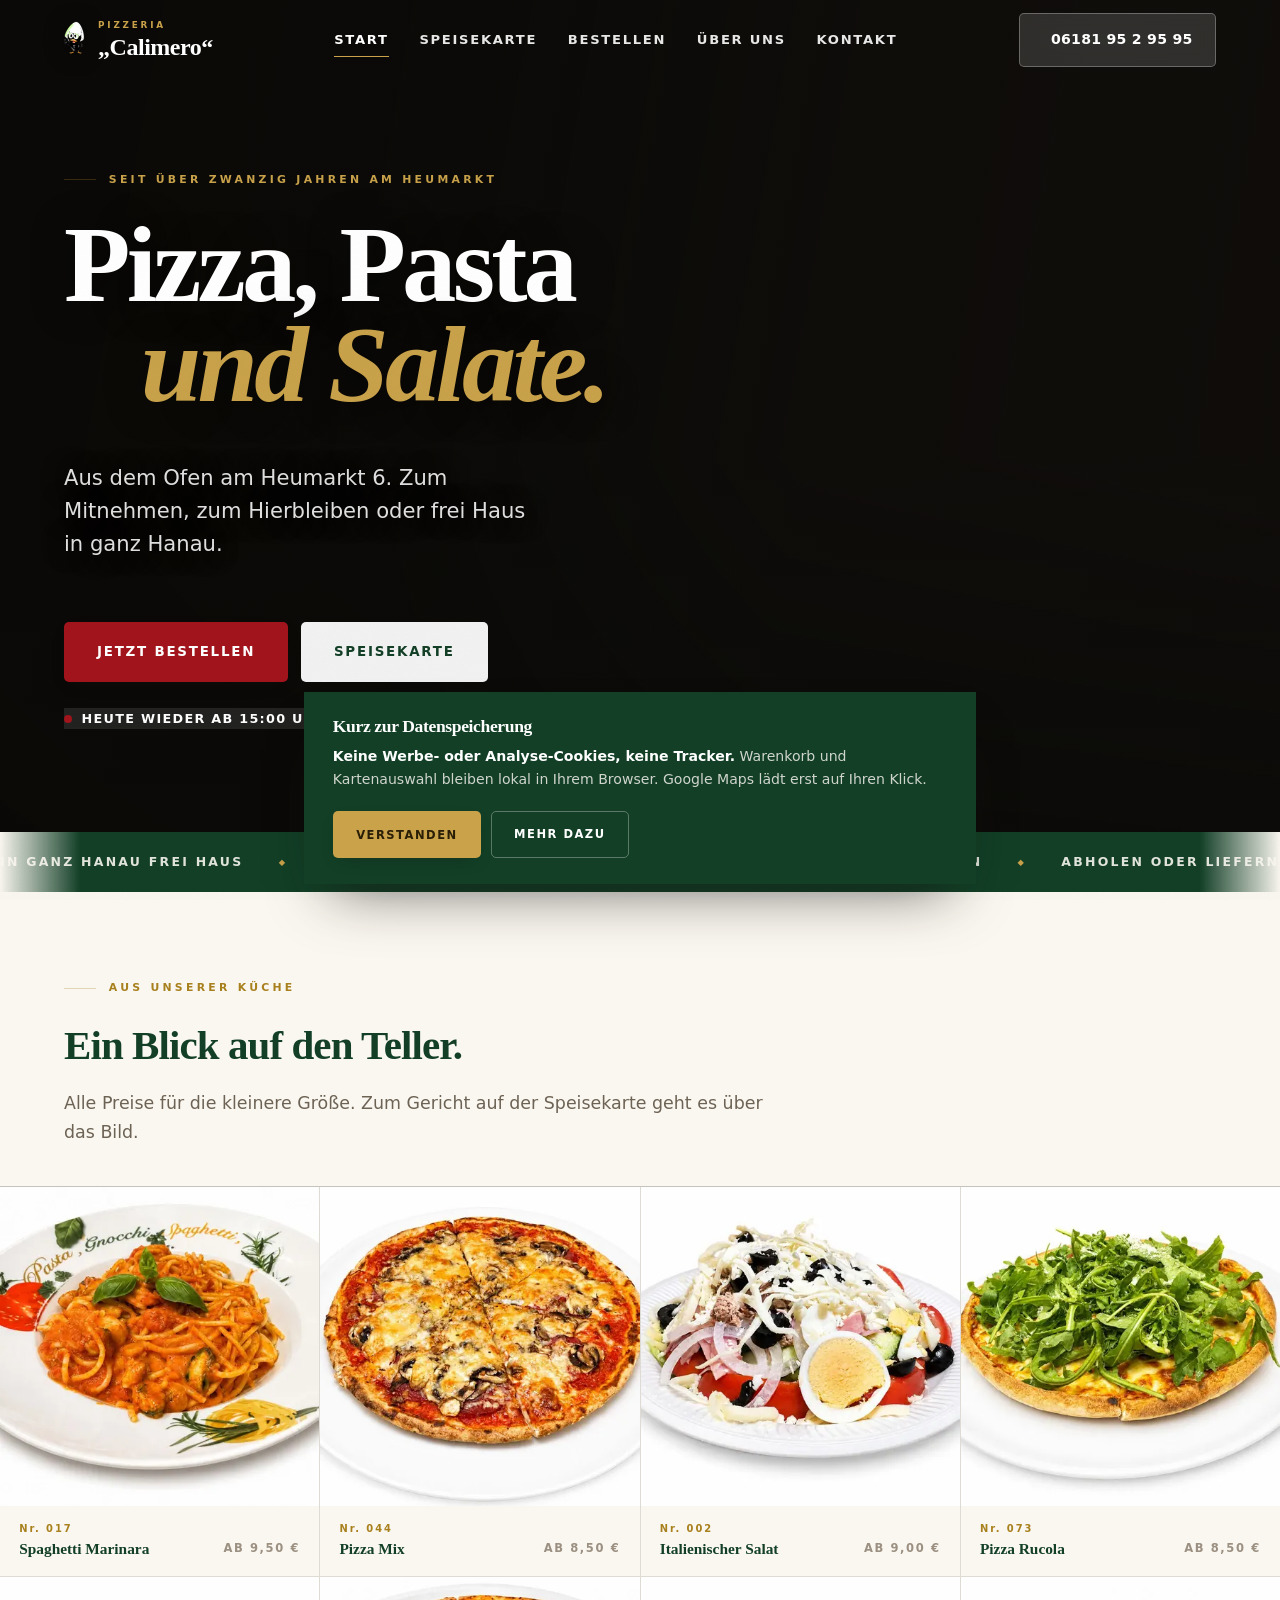
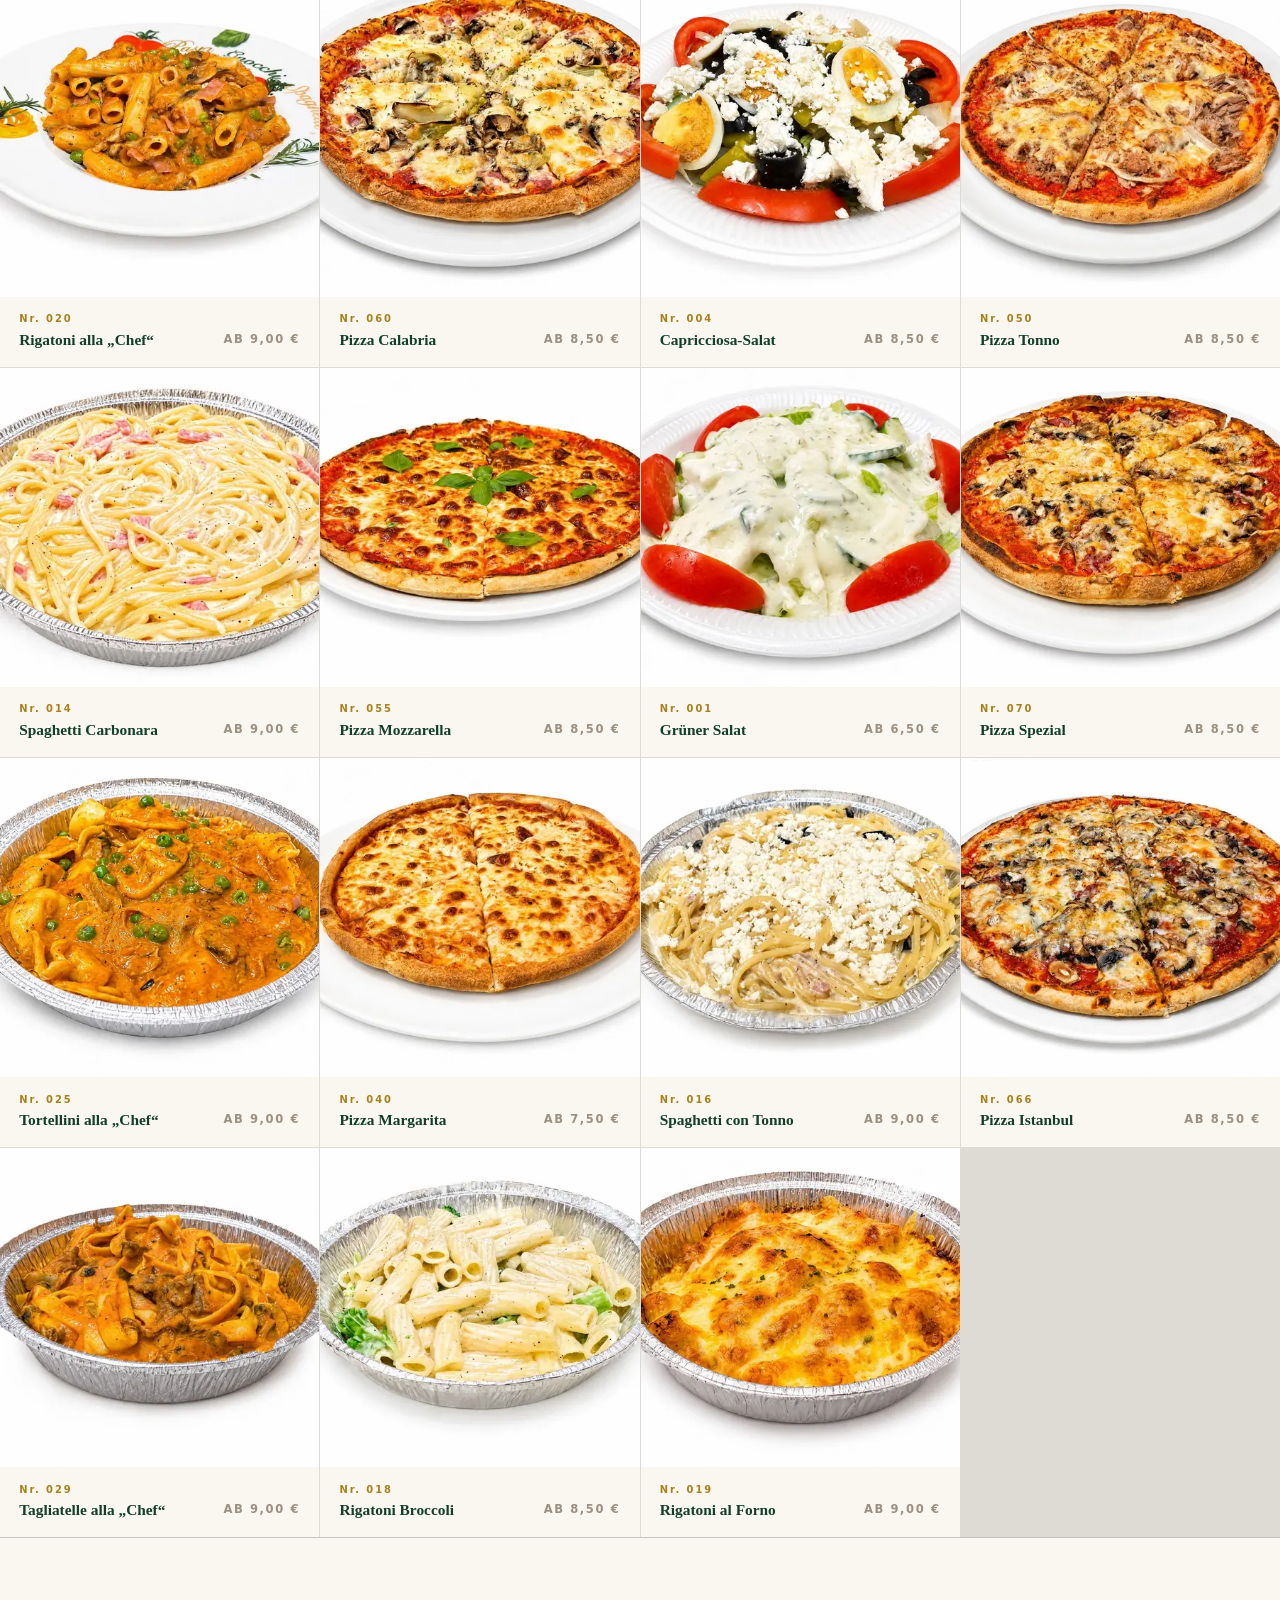
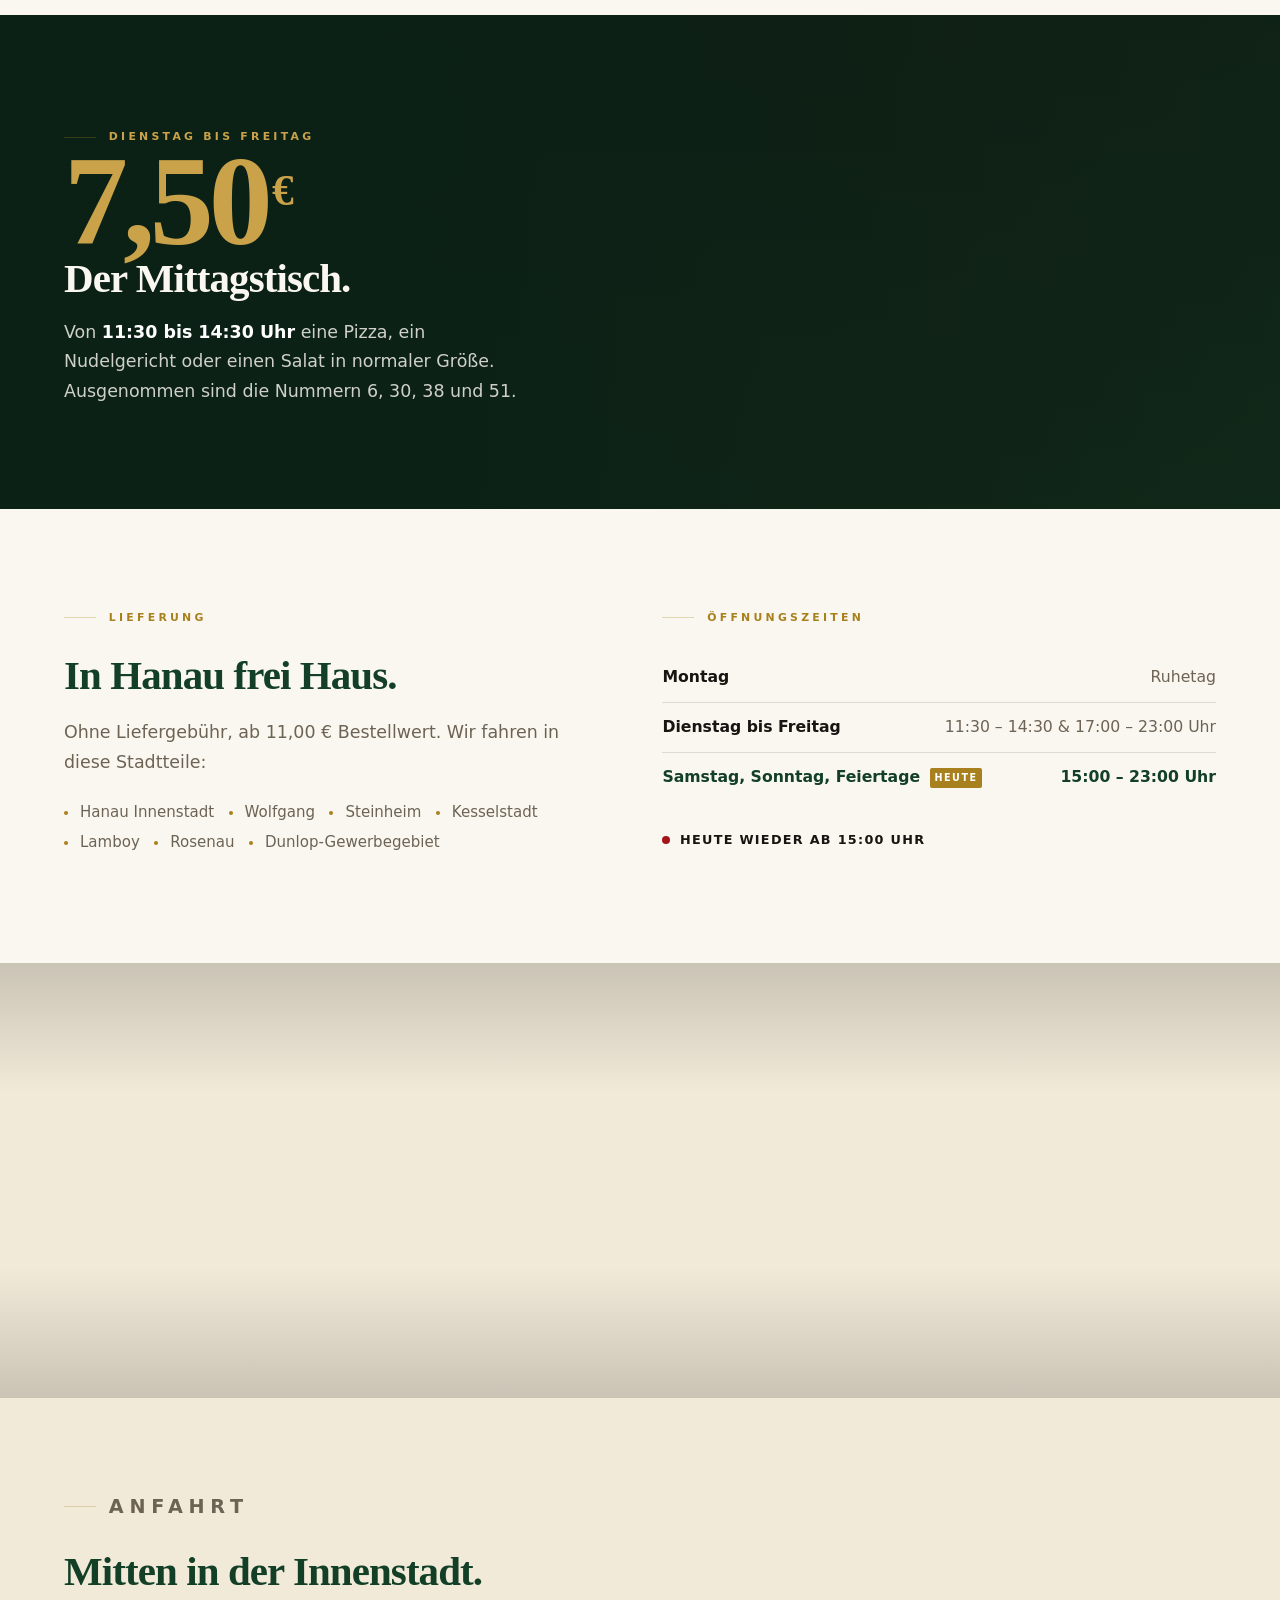
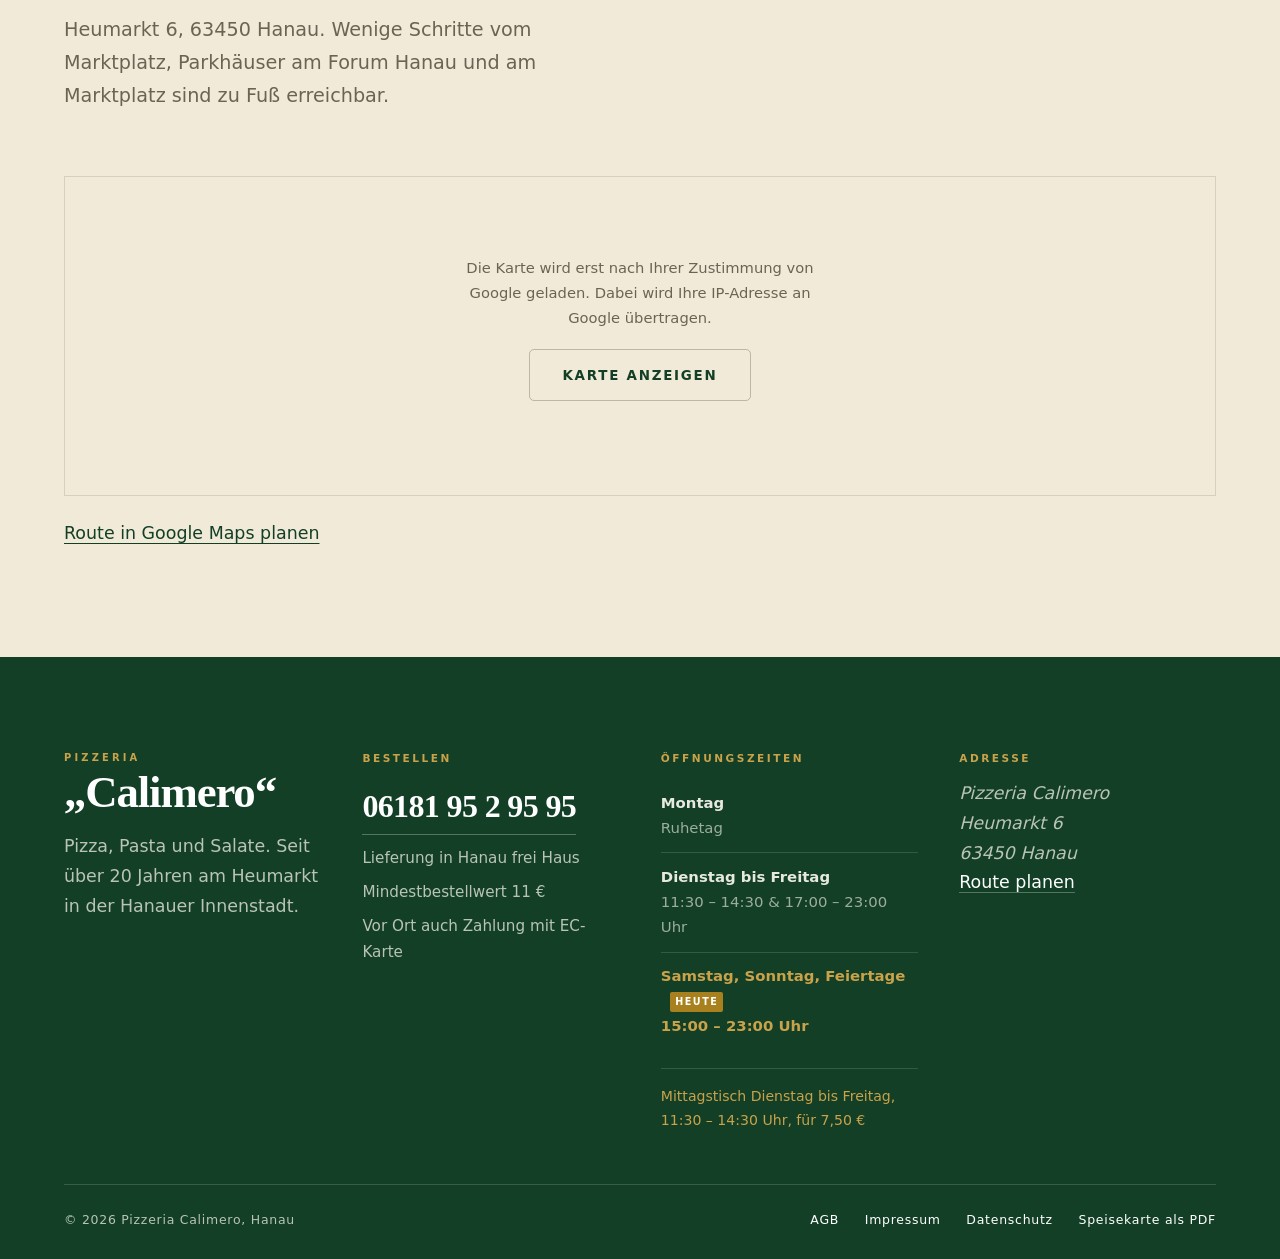
<file: index.html>
<!DOCTYPE html>
<!-- Pizzeria Calimero, Stil A Avorio. Build 2026-09-05 12:43, CSS f2eaddb25b -->
<html lang="de" data-build="2026-09-05 12:43">
<head>
<meta charset="utf-8">
<meta name="viewport" content="width=device-width, initial-scale=1">
<title>Pizzeria Calimero Hanau – Pizza, Pasta und Lieferservice am Heumarkt</title>
<meta name="description" content="Pizzeria Calimero, Heumarkt 6 in Hanau. Pizza ab 7,50 €, Pasta und Salate. Mittagsangebot 7,50 €, Lieferung in Hanau frei Haus. Bestellung unter 06181 95 2 95 95.">
<link rel="canonical" href="https://calimero-hanau.de/">
<meta name="robots" content="index, follow">
<meta name="theme-color" content="#14532d">
<meta name="color-scheme" content="light">
<meta property="og:type" content="restaurant">
<meta property="og:locale" content="de_DE">
<meta property="og:site_name" content="Pizzeria Calimero Hanau">
<meta property="og:title" content="Pizzeria Calimero Hanau – Pizza, Pasta und Lieferservice am Heumarkt">
<meta property="og:description" content="Pizzeria Calimero, Heumarkt 6 in Hanau. Pizza ab 7,50 €, Pasta und Salate. Mittagsangebot 7,50 €, Lieferung in Hanau frei Haus. Bestellung unter 06181 95 2 95 95.">
<meta property="og:url" content="https://calimero-hanau.de/">
<meta property="og:image" content="https://calimero-hanau.de/assets/img/og-calimero.jpg">
<meta property="og:image:width" content="1200">
<meta property="og:image:height" content="630">
<meta name="twitter:card" content="summary_large_image">
<link rel="icon" href="favicon.ico" sizes="any">
<link rel="icon" type="image/png" href="assets/img/favicon-512.png">
<link rel="apple-touch-icon" href="assets/img/favicon-512.png">
<link rel="stylesheet" href="assets/css/calimero.css?v=f2eaddb25b">
<script type="application/ld+json">
{"@context":"https://schema.org","@type":"Restaurant",
"name":"Pizzeria Calimero","alternateName":"Calimero Hanau",
"url":"https://calimero-hanau.de/","image":"https://calimero-hanau.de/assets/img/og-calimero.jpg",
"telephone":"+4961819529595","priceRange":"€",
"servesCuisine":["Italienisch","Pizza","Pasta"],
"menu":"https://calimero-hanau.de/speisekarte.html",
"acceptsReservations":"True",
"address":{"@type":"PostalAddress","streetAddress":"Heumarkt 6",
"postalCode":"63450","addressLocality":"Hanau","addressRegion":"Hessen","addressCountry":"DE"},
"openingHoursSpecification":[
{"@type":"OpeningHoursSpecification","dayOfWeek":["Tuesday","Wednesday","Thursday","Friday"],
"opens":"11:30","closes":"14:30"},
{"@type":"OpeningHoursSpecification","dayOfWeek":["Tuesday","Wednesday","Thursday","Friday"],
"opens":"17:00","closes":"23:00"},
{"@type":"OpeningHoursSpecification","dayOfWeek":["Saturday","Sunday"],
"opens":"15:00","closes":"23:00"}]}
</script>
</head>
<body data-buehne="bild">
<a class="sprung" href="#inhalt">Zum Inhalt springen</a>

<header class="kopf">
  <div class="huelle kopf__innen">
    <a class="kopf__logo" href="index.html" aria-label="Pizzeria Calimero, zur Startseite">
      <img class="kopf__kueken" src="assets/img/calimero-kueken.png" alt=""
           width="350" height="660">
      <span class="wortmarke">
        <em>Pizzeria</em>
        <b>„Calimero“</b>
      </span>
    </a>
    <nav class="kopf__nav" aria-label="Hauptmenü">
      <a href="index.html" aria-current="page">Start</a>
      <a href="speisekarte.html">Speisekarte</a>
      <a href="bestellen.html">Bestellen</a>
      <a href="ueber-uns.html">Über uns</a>
      <a href="kontakt.html">Kontakt</a>
    </nav>
    <a class="kopf__tel" href="tel:+4961819529595"><svg viewBox="0 0 24 24" aria-hidden="true"><path d="M6.6 10.8c1.4 2.8 3.8 5.1 6.6 6.6l2.2-2.2c.3-.3.7-.4 1-.2 1.2.4 2.4.6 3.6.6.6 0 1 .4 1 1V20c0 .6-.4 1-1 1C10.6 21 3 13.4 3 4c0-.6.4-1 1-1h3.5c.6 0 1 .4 1 1 0 1.3.2 2.5.6 3.6.1.3 0 .7-.2 1l-2.3 2.2z"/></svg> 06181 95 2 95 95</a>
  </div>
</header>

<main id="inhalt">

<section class="buehne">
  <picture class="buehne__hintergrund">
    <source type="image/webp" media="(max-width:820px)"
            srcset="assets/img/szenen/pizza-mix-16x9-m.webp">
    <source type="image/webp" srcset="assets/img/szenen/pizza-mix-16x9.webp">
    <img src="assets/img/szenen/pizza-mix.jpg" alt="" width="1800" height="1013"
         fetchpriority="high" decoding="async">
  </picture>
  <span class="buehne__schleier" aria-hidden="true"></span>

  <div class="huelle buehne__innen">
    <p class="marke buehne__jahre" data-reveal="0">Seit über zwanzig Jahren am Heumarkt</p>
    <h1 data-reveal="80">Pizza, Pasta<em>und Salate.</em></h1>
    <p class="buehne__text" data-reveal="180">Aus dem Ofen am Heumarkt 6.
    Zum Mitnehmen, zum Hierbleiben oder frei Haus in ganz Hanau.</p>
    <div class="buehne__tasten" data-reveal="260">
      <a class="knopf knopf--dunkel" href="bestellen.html"><span>Jetzt bestellen</span></a>
      <a class="knopf knopf--hell" href="speisekarte.html"><span>Speisekarte</span></a>
    </div>
    <ul class="buehne__fakten" data-reveal="340">
      <li><span class="status" data-status><span class="status__punkt"></span>
          <span data-status-text>Öffnungszeiten siehe unten</span></span></li>
      <li><a href="tel:+4961819529595">06181 95 2 95 95</a></li>
    </ul>
  </div>
</section>

<div class="laufband" aria-hidden="true"><div class="laufband__spur"><div class="laufband__satz"><span>In ganz Hanau frei Haus</span><em>&#9670;</em><span>Mittagstisch für 7,50&nbsp;€</span><em>&#9670;</em><span>Kein Lieferdienst, keine Provision</span><em>&#9670;</em><span>Abholen oder liefern lassen</span><em>&#9670;</em><span>Vor Ort mit EC-Karte</span><em>&#9670;</em><span>Montag Ruhetag</span><em>&#9670;</em><span>Heumarkt 6, Hanauer Innenstadt</span><em>&#9670;</em></div><div class="laufband__satz"><span>In ganz Hanau frei Haus</span><em>&#9670;</em><span>Mittagstisch für 7,50&nbsp;€</span><em>&#9670;</em><span>Kein Lieferdienst, keine Provision</span><em>&#9670;</em><span>Abholen oder liefern lassen</span><em>&#9670;</em><span>Vor Ort mit EC-Karte</span><em>&#9670;</em><span>Montag Ruhetag</span><em>&#9670;</em><span>Heumarkt 6, Hanauer Innenstadt</span><em>&#9670;</em></div></div></div>

<section class="abschnitt abschnitt--knapp">
  <div class="huelle" data-reveal>
    <p class="marke">Aus unserer Küche</p>
    <h2>Ein Blick auf den Teller.</h2>
    <p style="color:var(--still)">Alle Preise für die kleinere Größe.
    Zum Gericht auf der Speisekarte geht es über das Bild.</p>
  </div>
  <div class="schaufenster"><a class="schaufenster__kachel" href="speisekarte.html#nr-017"><span class="schaufenster__bild"><picture><source type="image/webp" srcset="assets/img/gerichte/017-spaghetti-marinara-450.webp 450w, assets/img/gerichte/017-spaghetti-marinara-900.webp 900w" sizes="(max-width:700px) 50vw, (max-width:1100px) 33vw, 25vw"><img src="assets/img/gerichte/017-spaghetti-marinara.jpg" alt="Spaghetti Marinara" width="900" height="900" loading="eager" decoding="async" fetchpriority="high"></picture></span><span class="schaufenster__fuss"><span class="schaufenster__nr">Nr. 017</span><span class="schaufenster__name">Spaghetti Marinara</span><span class="schaufenster__preis">ab 9,50&nbsp;€</span></span></a><a class="schaufenster__kachel" href="speisekarte.html#nr-044"><span class="schaufenster__bild"><picture><source type="image/webp" srcset="assets/img/gerichte/044-pizza-mix-450.webp 450w, assets/img/gerichte/044-pizza-mix-900.webp 900w" sizes="(max-width:700px) 50vw, (max-width:1100px) 33vw, 25vw"><img src="assets/img/gerichte/044-pizza-mix.jpg" alt="Pizza Mix" width="900" height="900" loading="lazy" decoding="async"></picture></span><span class="schaufenster__fuss"><span class="schaufenster__nr">Nr. 044</span><span class="schaufenster__name">Pizza Mix</span><span class="schaufenster__preis">ab 8,50&nbsp;€</span></span></a><a class="schaufenster__kachel" href="speisekarte.html#nr-002"><span class="schaufenster__bild"><picture><source type="image/webp" srcset="assets/img/gerichte/002-italienischer-salat-450.webp 450w, assets/img/gerichte/002-italienischer-salat-900.webp 900w" sizes="(max-width:700px) 50vw, (max-width:1100px) 33vw, 25vw"><img src="assets/img/gerichte/002-italienischer-salat.jpg" alt="Italienischer Salat" width="900" height="900" loading="lazy" decoding="async"></picture></span><span class="schaufenster__fuss"><span class="schaufenster__nr">Nr. 002</span><span class="schaufenster__name">Italienischer Salat</span><span class="schaufenster__preis">ab 9,00&nbsp;€</span></span></a><a class="schaufenster__kachel" href="speisekarte.html#nr-073"><span class="schaufenster__bild"><picture><source type="image/webp" srcset="assets/img/gerichte/073-pizza-rucola-450.webp 450w, assets/img/gerichte/073-pizza-rucola-900.webp 900w" sizes="(max-width:700px) 50vw, (max-width:1100px) 33vw, 25vw"><img src="assets/img/gerichte/073-pizza-rucola.jpg" alt="Pizza Rucola" width="900" height="900" loading="lazy" decoding="async"></picture></span><span class="schaufenster__fuss"><span class="schaufenster__nr">Nr. 073</span><span class="schaufenster__name">Pizza Rucola</span><span class="schaufenster__preis">ab 8,50&nbsp;€</span></span></a><a class="schaufenster__kachel" href="speisekarte.html#nr-020"><span class="schaufenster__bild"><picture><source type="image/webp" srcset="assets/img/gerichte/020-rigatoni-chef-450.webp 450w, assets/img/gerichte/020-rigatoni-chef-900.webp 900w" sizes="(max-width:700px) 50vw, (max-width:1100px) 33vw, 25vw"><img src="assets/img/gerichte/020-rigatoni-chef.jpg" alt="Rigatoni alla „Chef“" width="900" height="900" loading="lazy" decoding="async"></picture></span><span class="schaufenster__fuss"><span class="schaufenster__nr">Nr. 020</span><span class="schaufenster__name">Rigatoni alla „Chef“</span><span class="schaufenster__preis">ab 9,00&nbsp;€</span></span></a><a class="schaufenster__kachel" href="speisekarte.html#nr-060"><span class="schaufenster__bild"><picture><source type="image/webp" srcset="assets/img/gerichte/060-pizza-calabria-450.webp 450w, assets/img/gerichte/060-pizza-calabria-900.webp 900w" sizes="(max-width:700px) 50vw, (max-width:1100px) 33vw, 25vw"><img src="assets/img/gerichte/060-pizza-calabria.jpg" alt="Pizza Calabria" width="900" height="900" loading="lazy" decoding="async"></picture></span><span class="schaufenster__fuss"><span class="schaufenster__nr">Nr. 060</span><span class="schaufenster__name">Pizza Calabria</span><span class="schaufenster__preis">ab 8,50&nbsp;€</span></span></a><a class="schaufenster__kachel" href="speisekarte.html#nr-004"><span class="schaufenster__bild"><picture><source type="image/webp" srcset="assets/img/gerichte/004-capricciosa-salat-450.webp 450w, assets/img/gerichte/004-capricciosa-salat-900.webp 900w" sizes="(max-width:700px) 50vw, (max-width:1100px) 33vw, 25vw"><img src="assets/img/gerichte/004-capricciosa-salat.jpg" alt="Capricciosa-Salat" width="900" height="900" loading="lazy" decoding="async"></picture></span><span class="schaufenster__fuss"><span class="schaufenster__nr">Nr. 004</span><span class="schaufenster__name">Capricciosa-Salat</span><span class="schaufenster__preis">ab 8,50&nbsp;€</span></span></a><a class="schaufenster__kachel" href="speisekarte.html#nr-050"><span class="schaufenster__bild"><picture><source type="image/webp" srcset="assets/img/gerichte/050-pizza-tonno-450.webp 450w, assets/img/gerichte/050-pizza-tonno-900.webp 900w" sizes="(max-width:700px) 50vw, (max-width:1100px) 33vw, 25vw"><img src="assets/img/gerichte/050-pizza-tonno.jpg" alt="Pizza Tonno" width="900" height="900" loading="lazy" decoding="async"></picture></span><span class="schaufenster__fuss"><span class="schaufenster__nr">Nr. 050</span><span class="schaufenster__name">Pizza Tonno</span><span class="schaufenster__preis">ab 8,50&nbsp;€</span></span></a><a class="schaufenster__kachel" href="speisekarte.html#nr-014"><span class="schaufenster__bild"><picture><source type="image/webp" srcset="assets/img/gerichte/014-spaghetti-carbonara-450.webp 450w, assets/img/gerichte/014-spaghetti-carbonara-900.webp 900w" sizes="(max-width:700px) 50vw, (max-width:1100px) 33vw, 25vw"><img src="assets/img/gerichte/014-spaghetti-carbonara.jpg" alt="Spaghetti Carbonara" width="900" height="900" loading="lazy" decoding="async"></picture></span><span class="schaufenster__fuss"><span class="schaufenster__nr">Nr. 014</span><span class="schaufenster__name">Spaghetti Carbonara</span><span class="schaufenster__preis">ab 9,00&nbsp;€</span></span></a><a class="schaufenster__kachel" href="speisekarte.html#nr-055"><span class="schaufenster__bild"><picture><source type="image/webp" srcset="assets/img/gerichte/055-pizza-mozzarella-450.webp 450w, assets/img/gerichte/055-pizza-mozzarella-900.webp 900w" sizes="(max-width:700px) 50vw, (max-width:1100px) 33vw, 25vw"><img src="assets/img/gerichte/055-pizza-mozzarella.jpg" alt="Pizza Mozzarella" width="900" height="900" loading="lazy" decoding="async"></picture></span><span class="schaufenster__fuss"><span class="schaufenster__nr">Nr. 055</span><span class="schaufenster__name">Pizza Mozzarella</span><span class="schaufenster__preis">ab 8,50&nbsp;€</span></span></a><a class="schaufenster__kachel" href="speisekarte.html#nr-001"><span class="schaufenster__bild"><picture><source type="image/webp" srcset="assets/img/gerichte/001-gruener-salat-450.webp 450w, assets/img/gerichte/001-gruener-salat-900.webp 900w" sizes="(max-width:700px) 50vw, (max-width:1100px) 33vw, 25vw"><img src="assets/img/gerichte/001-gruener-salat.jpg" alt="Grüner Salat" width="900" height="900" loading="lazy" decoding="async"></picture></span><span class="schaufenster__fuss"><span class="schaufenster__nr">Nr. 001</span><span class="schaufenster__name">Grüner Salat</span><span class="schaufenster__preis">ab 6,50&nbsp;€</span></span></a><a class="schaufenster__kachel" href="speisekarte.html#nr-070"><span class="schaufenster__bild"><picture><source type="image/webp" srcset="assets/img/gerichte/070-pizza-spezial-450.webp 450w, assets/img/gerichte/070-pizza-spezial-900.webp 900w" sizes="(max-width:700px) 50vw, (max-width:1100px) 33vw, 25vw"><img src="assets/img/gerichte/070-pizza-spezial.jpg" alt="Pizza Spezial" width="900" height="900" loading="lazy" decoding="async"></picture></span><span class="schaufenster__fuss"><span class="schaufenster__nr">Nr. 070</span><span class="schaufenster__name">Pizza Spezial</span><span class="schaufenster__preis">ab 8,50&nbsp;€</span></span></a><a class="schaufenster__kachel" href="speisekarte.html#nr-025"><span class="schaufenster__bild"><picture><source type="image/webp" srcset="assets/img/gerichte/025-tortellini-chef-450.webp 450w, assets/img/gerichte/025-tortellini-chef-900.webp 900w" sizes="(max-width:700px) 50vw, (max-width:1100px) 33vw, 25vw"><img src="assets/img/gerichte/025-tortellini-chef.jpg" alt="Tortellini alla „Chef“" width="900" height="900" loading="lazy" decoding="async"></picture></span><span class="schaufenster__fuss"><span class="schaufenster__nr">Nr. 025</span><span class="schaufenster__name">Tortellini alla „Chef“</span><span class="schaufenster__preis">ab 9,00&nbsp;€</span></span></a><a class="schaufenster__kachel" href="speisekarte.html#nr-040"><span class="schaufenster__bild"><picture><source type="image/webp" srcset="assets/img/gerichte/040-pizza-margarita-450.webp 450w, assets/img/gerichte/040-pizza-margarita-900.webp 900w" sizes="(max-width:700px) 50vw, (max-width:1100px) 33vw, 25vw"><img src="assets/img/gerichte/040-pizza-margarita.jpg" alt="Pizza Margarita" width="900" height="900" loading="lazy" decoding="async"></picture></span><span class="schaufenster__fuss"><span class="schaufenster__nr">Nr. 040</span><span class="schaufenster__name">Pizza Margarita</span><span class="schaufenster__preis">ab 7,50&nbsp;€</span></span></a><a class="schaufenster__kachel" href="speisekarte.html#nr-016"><span class="schaufenster__bild"><picture><source type="image/webp" srcset="assets/img/gerichte/016-spaghetti-con-tonno-450.webp 450w, assets/img/gerichte/016-spaghetti-con-tonno-900.webp 900w" sizes="(max-width:700px) 50vw, (max-width:1100px) 33vw, 25vw"><img src="assets/img/gerichte/016-spaghetti-con-tonno.jpg" alt="Spaghetti con Tonno" width="900" height="900" loading="lazy" decoding="async"></picture></span><span class="schaufenster__fuss"><span class="schaufenster__nr">Nr. 016</span><span class="schaufenster__name">Spaghetti con Tonno</span><span class="schaufenster__preis">ab 9,00&nbsp;€</span></span></a><a class="schaufenster__kachel" href="speisekarte.html#nr-066"><span class="schaufenster__bild"><picture><source type="image/webp" srcset="assets/img/gerichte/066-pizza-istanbul-450.webp 450w, assets/img/gerichte/066-pizza-istanbul-900.webp 900w" sizes="(max-width:700px) 50vw, (max-width:1100px) 33vw, 25vw"><img src="assets/img/gerichte/066-pizza-istanbul.jpg" alt="Pizza Istanbul" width="900" height="900" loading="lazy" decoding="async"></picture></span><span class="schaufenster__fuss"><span class="schaufenster__nr">Nr. 066</span><span class="schaufenster__name">Pizza Istanbul</span><span class="schaufenster__preis">ab 8,50&nbsp;€</span></span></a><a class="schaufenster__kachel" href="speisekarte.html#nr-029"><span class="schaufenster__bild"><picture><source type="image/webp" srcset="assets/img/gerichte/029-tagliatelle-chef-450.webp 450w, assets/img/gerichte/029-tagliatelle-chef-900.webp 900w" sizes="(max-width:700px) 50vw, (max-width:1100px) 33vw, 25vw"><img src="assets/img/gerichte/029-tagliatelle-chef.jpg" alt="Tagliatelle alla „Chef“" width="900" height="900" loading="lazy" decoding="async"></picture></span><span class="schaufenster__fuss"><span class="schaufenster__nr">Nr. 029</span><span class="schaufenster__name">Tagliatelle alla „Chef“</span><span class="schaufenster__preis">ab 9,00&nbsp;€</span></span></a><a class="schaufenster__kachel" href="speisekarte.html#nr-018"><span class="schaufenster__bild"><picture><source type="image/webp" srcset="assets/img/gerichte/018-rigatoni-broccoli-450.webp 450w, assets/img/gerichte/018-rigatoni-broccoli-900.webp 900w" sizes="(max-width:700px) 50vw, (max-width:1100px) 33vw, 25vw"><img src="assets/img/gerichte/018-rigatoni-broccoli.jpg" alt="Rigatoni Broccoli" width="900" height="900" loading="lazy" decoding="async"></picture></span><span class="schaufenster__fuss"><span class="schaufenster__nr">Nr. 018</span><span class="schaufenster__name">Rigatoni Broccoli</span><span class="schaufenster__preis">ab 8,50&nbsp;€</span></span></a><a class="schaufenster__kachel" href="speisekarte.html#nr-019"><span class="schaufenster__bild"><picture><source type="image/webp" srcset="assets/img/gerichte/019-rigatoni-al-forno-450.webp 450w, assets/img/gerichte/019-rigatoni-al-forno-900.webp 900w" sizes="(max-width:700px) 50vw, (max-width:1100px) 33vw, 25vw"><img src="assets/img/gerichte/019-rigatoni-al-forno.jpg" alt="Rigatoni al Forno" width="900" height="900" loading="lazy" decoding="async"></picture></span><span class="schaufenster__fuss"><span class="schaufenster__nr">Nr. 019</span><span class="schaufenster__name">Rigatoni al Forno</span><span class="schaufenster__preis">ab 9,00&nbsp;€</span></span></a></div>
</section>

<section class="mittag">
  <picture class="mittag__bild" aria-hidden="true">
    <source type="image/webp" media="(max-width:820px)"
            srcset="assets/img/szenen/tortellini-16x9-m.webp">
    <source type="image/webp" srcset="assets/img/szenen/tortellini-16x9.webp">
    <img src="assets/img/szenen/tortellini.jpg" alt="" width="1800" height="1013"
         loading="lazy" decoding="async">
  </picture>
  <div class="huelle">
    <div class="mittag__block" data-reveal>
      <p class="marke" style="color:var(--gold-hell)">Dienstag bis Freitag</p>
      <p class="mittag__preis">7,50<span>€</span></p>
      <h2>Der Mittagstisch.</h2>
      <p>Von <strong>11:30 bis 14:30 Uhr</strong> eine Pizza, ein Nudelgericht oder einen
      Salat in normaler Größe. Ausgenommen sind die Nummern 6, 30, 38 und 51.</p>
    </div>
  </div>
</section>



<section class="abschnitt">
  <div class="huelle">
    <div class="raster raster--zwei">
      <div data-reveal>
        <p class="marke">Lieferung</p>
        <h2>In Hanau frei Haus.</h2>
        <p style="color:var(--still)">Ohne Liefergebühr, ab 11,00&nbsp;€ Bestellwert.
        Wir fahren in diese Stadtteile:</p>
        <ul class="gebiete" style="margin-top:1.4rem">
        <li>Hanau Innenstadt</li>
        <li>Wolfgang</li>
        <li>Steinheim</li>
        <li>Kesselstadt</li>
        <li>Lamboy</li>
        <li>Rosenau</li>
        <li>Dunlop-Gewerbegebiet</li>
        </ul>
      </div>
      <div data-reveal="120">
        <p class="marke">Öffnungszeiten</p>
        <ul class="zeiten zeiten--kraeftig">
        <li data-tag="1"><span class="zeiten__tag">Montag<b class="zeiten__heute">Heute</b></span><span class="zeiten__zeit">Ruhetag</span></li>
        <li data-tag="2,3,4,5"><span class="zeiten__tag">Dienstag bis Freitag<b class="zeiten__heute">Heute</b></span><span class="zeiten__zeit">11:30 – 14:30 &amp; 17:00 – 23:00 Uhr</span></li>
        <li data-tag="6,0"><span class="zeiten__tag">Samstag, Sonntag, Feiertage<b class="zeiten__heute">Heute</b></span><span class="zeiten__zeit">15:00 – 23:00 Uhr</span></li>
        </ul>
        <p style="margin-top:1.4rem">
          <span class="status" data-status><span class="status__punkt"></span>
          <span data-status-text></span></span>
        </p>
      </div>
    </div>
  </div>
</section>

<figure class="bildband" data-reveal>
  <picture>
    <source type="image/webp" media="(max-width:820px)"
            srcset="assets/img/szenen/ueberbacken-16x9-m.webp">
    <source type="image/webp" srcset="assets/img/szenen/ueberbacken-16x9.webp">
    <img src="assets/img/szenen/ueberbacken.jpg" alt="Überbackene Nudeln aus dem Ofen"
         width="1800" height="1013" loading="lazy" decoding="async">
  </picture>
</figure>

<section class="abschnitt abschnitt--tief">
  <div class="huelle">
    <div class="abschnitt__kopf" data-reveal>
      <p class="marke">Anfahrt</p>
      <h2>Mitten in der Innenstadt.</h2>
      <p>Heumarkt 6, 63450 Hanau. Wenige Schritte vom Marktplatz, Parkhäuser am
      Forum Hanau und am Marktplatz sind zu Fuß erreichbar.</p>
    </div>
    <div class="zweiklick" data-karte="https://www.google.com/maps?q=Heumarkt+6,+63450+Hanau&amp;output=embed" data-reveal="80">
      <div class="zweiklick__hinweis">
        <p>Die Karte wird erst nach Ihrer Zustimmung von Google geladen. Dabei wird
        Ihre IP-Adresse an Google übertragen.</p>
        <p style="margin-top:1.2rem">
        <button class="knopf knopf--linie" type="button" data-karte-laden>
        <span>Karte anzeigen</span></button></p>
      </div>
    </div>
    <p style="margin-top:1.4rem"><a href="https://www.google.com/maps/search/?api=1&amp;query=Heumarkt+6%2C+63450+Hanau" target="_blank" rel="noopener">
    Route in Google Maps planen</a></p>
  </div>
</section>
</main>

<footer class="fuss">
  <div class="huelle">
    <div class="fuss__raster">
      <div>
        <p class="fuss__marke"><span>Pizzeria</span><b>„Calimero“</b></p>
        <p>Pizza, Pasta und Salate. Seit über 20 Jahren am Heumarkt
        in der Hanauer Innenstadt.</p>
      </div>
      <div>
        <h2>Bestellen</h2>
        <a class="fuss__tel" href="tel:+4961819529595">06181 95 2 95 95</a>
        <ul class="fuss__liste">
          <li>Lieferung in Hanau frei Haus</li>
          <li>Mindestbestellwert 11&nbsp;€</li>
          <li>Vor Ort auch Zahlung mit EC-Karte</li>
        </ul>
      </div>
      <div>
        <h2>Öffnungszeiten</h2>
        <ul class="zeiten zeiten--stapel zeiten--kraeftig">
        <li data-tag="1"><span class="zeiten__tag">Montag<b class="zeiten__heute">Heute</b></span><span class="zeiten__zeit">Ruhetag</span></li>
        <li data-tag="2,3,4,5"><span class="zeiten__tag">Dienstag bis Freitag<b class="zeiten__heute">Heute</b></span><span class="zeiten__zeit">11:30 – 14:30 &amp; 17:00 – 23:00 Uhr</span></li>
        <li data-tag="6,0"><span class="zeiten__tag">Samstag, Sonntag, Feiertage<b class="zeiten__heute">Heute</b></span><span class="zeiten__zeit">15:00 – 23:00 Uhr</span></li>
        </ul>
        <p class="fuss__mittag">Mittagstisch Dienstag bis Freitag,
        11:30 – 14:30 Uhr, für 7,50&nbsp;€</p>
      </div>
      <div>
        <h2>Adresse</h2>
        <address>
          Pizzeria Calimero<br>
          Heumarkt 6<br>
          63450 Hanau
        </address>
        <p><a href="https://www.google.com/maps/search/?api=1&amp;query=Heumarkt+6%2C+63450+Hanau" target="_blank" rel="noopener">Route planen</a></p>
      </div>
    </div>
    <div class="fuss__unten">
      <span>© 2026 Pizzeria Calimero, Hanau</span>
      <nav aria-label="Rechtliches">
        <a href="bestellbedingungen.html">AGB</a>
        <a href="impressum.html">Impressum</a>
        <a href="datenschutz.html">Datenschutz</a>
        <a href="speisekarte-calimero-2026.pdf" target="_blank" rel="noopener">Speisekarte als PDF</a>
      </nav>
    </div>
  </div>
</footer>

<aside class="consent" id="hinweis-speicher" hidden aria-label="Hinweis zur Datenspeicherung">
  <h2>Kurz zur Datenspeicherung</h2>
  <p><strong>Keine Werbe- oder Analyse-Cookies, keine Tracker.</strong> Warenkorb und
  Kartenauswahl bleiben lokal in Ihrem Browser. Google Maps lädt erst auf Ihren Klick.</p>
  <div class="consent__tasten">
    <button class="knopf knopf--tel" type="button" data-hinweis-ok>Verstanden</button>
    <a class="knopf knopf--rand" href="datenschutz.html">Mehr dazu</a>
  </div>
</aside>

<div class="aktionsleiste">
  <a class="knopf knopf--dunkel" href="bestellen.html">Jetzt bestellen</a>
  <a class="knopf knopf--rand" href="tel:+4961819529595"><svg viewBox="0 0 24 24" aria-hidden="true"><path d="M6.6 10.8c1.4 2.8 3.8 5.1 6.6 6.6l2.2-2.2c.3-.3.7-.4 1-.2 1.2.4 2.4.6 3.6.6.6 0 1 .4 1 1V20c0 .6-.4 1-1 1C10.6 21 3 13.4 3 4c0-.6.4-1 1-1h3.5c.6 0 1 .4 1 1 0 1.3.2 2.5.6 3.6.1.3 0 .7-.2 1l-2.3 2.2z"/></svg> Anrufen</a>
</div>


<script src="assets/js/calimero.js?v=ff60c7f022" defer></script>
</body>
</html>
</file>
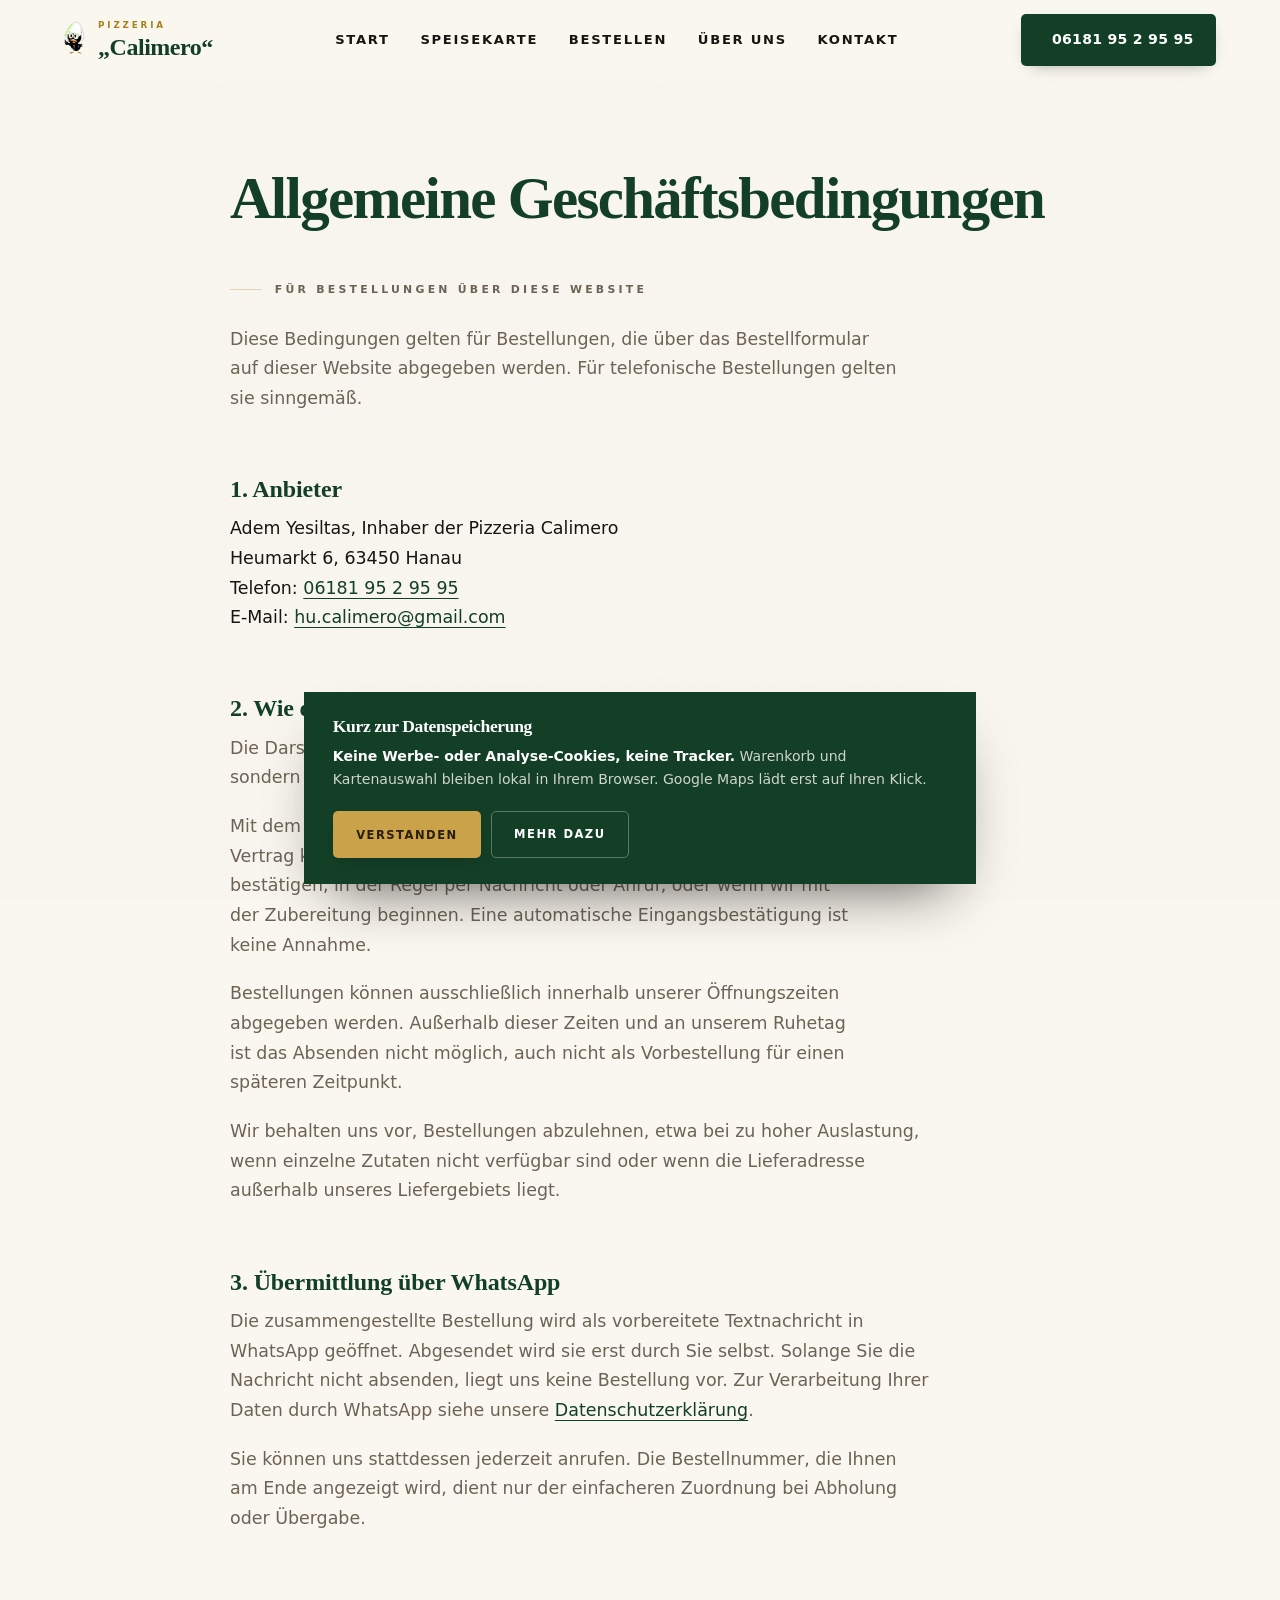
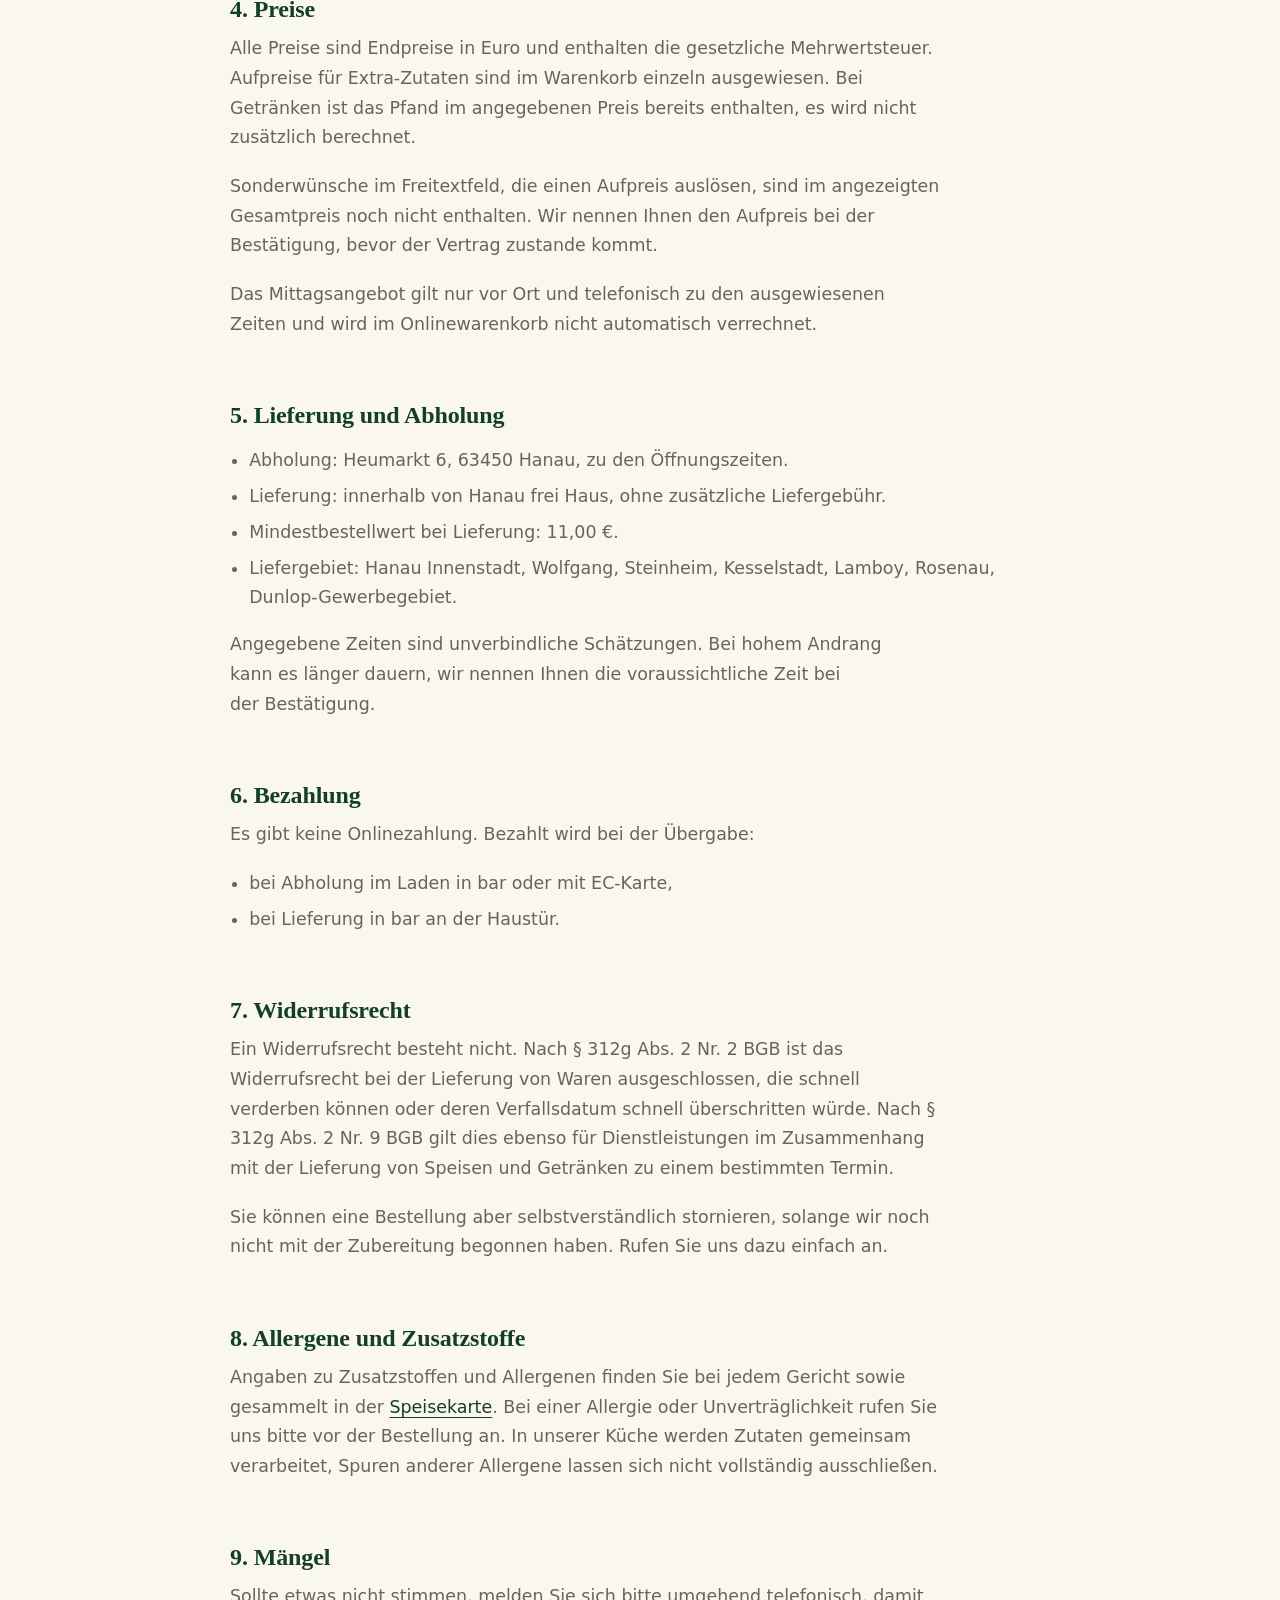
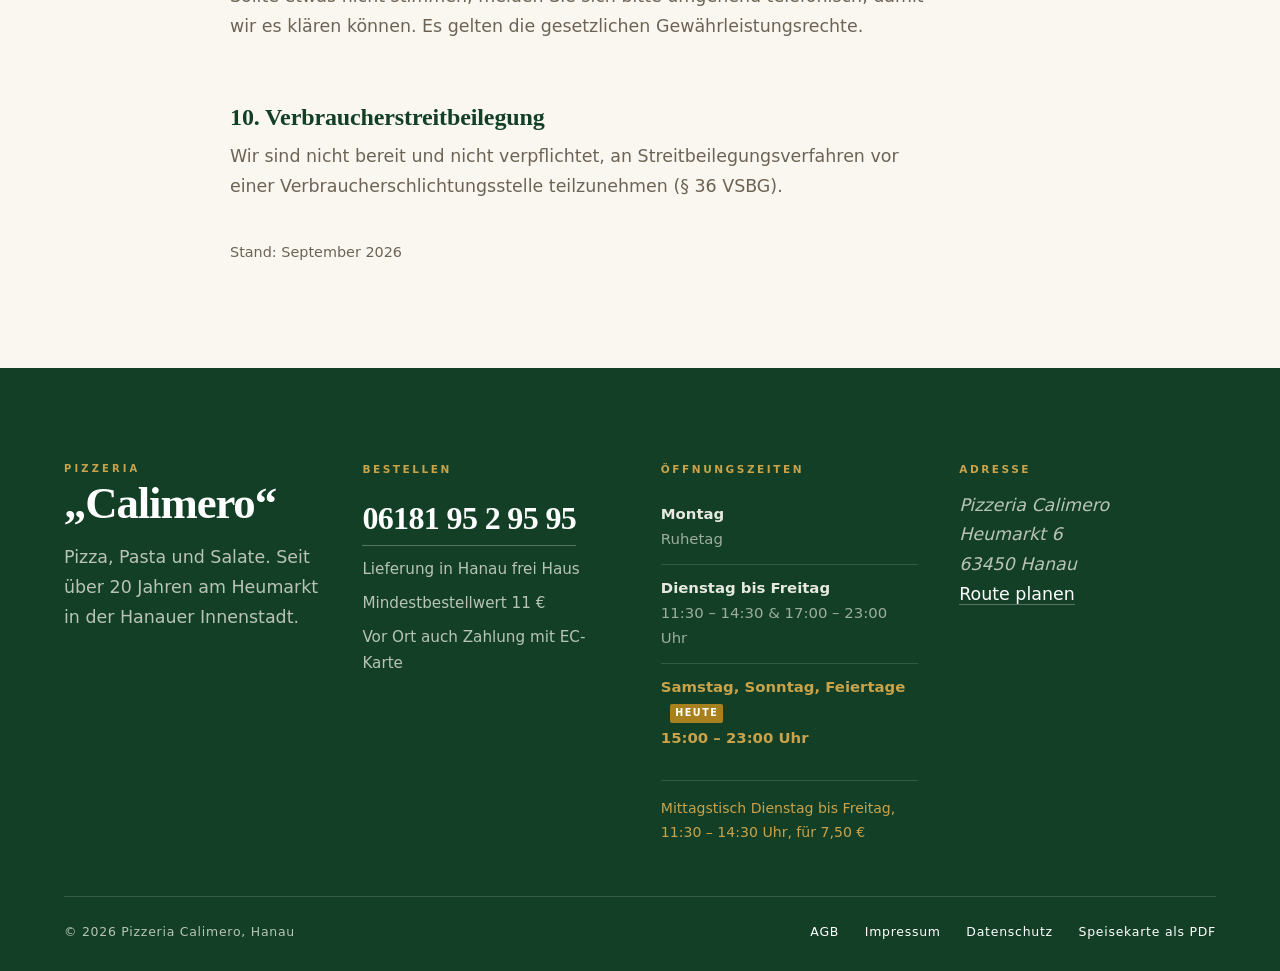
<file: bestellbedingungen.html>
<!DOCTYPE html>
<!-- Pizzeria Calimero, Stil A Avorio. Build 2026-09-05 12:43, CSS f2eaddb25b -->
<html lang="de" data-build="2026-09-05 12:43">
<head>
<meta charset="utf-8">
<meta name="viewport" content="width=device-width, initial-scale=1">
<title>AGB und Bestellbedingungen | Pizzeria Calimero Hanau</title>
<meta name="description" content="Allgemeine Geschäftsbedingungen für Onlinebestellungen bei der Pizzeria Calimero in Hanau.">
<link rel="canonical" href="https://calimero-hanau.de/bestellbedingungen.html">
<meta name="robots" content="noindex, follow">
<meta name="theme-color" content="#14532d">
<meta name="color-scheme" content="light">
<meta property="og:type" content="restaurant">
<meta property="og:locale" content="de_DE">
<meta property="og:site_name" content="Pizzeria Calimero Hanau">
<meta property="og:title" content="AGB und Bestellbedingungen | Pizzeria Calimero Hanau">
<meta property="og:description" content="Allgemeine Geschäftsbedingungen für Onlinebestellungen bei der Pizzeria Calimero in Hanau.">
<meta property="og:url" content="https://calimero-hanau.de/bestellbedingungen.html">
<meta property="og:image" content="https://calimero-hanau.de/assets/img/og-calimero.jpg">
<meta property="og:image:width" content="1200">
<meta property="og:image:height" content="630">
<meta name="twitter:card" content="summary_large_image">
<link rel="icon" href="favicon.ico" sizes="any">
<link rel="icon" type="image/png" href="assets/img/favicon-512.png">
<link rel="apple-touch-icon" href="assets/img/favicon-512.png">
<link rel="stylesheet" href="assets/css/calimero.css?v=f2eaddb25b">
</head>
<body>
<a class="sprung" href="#inhalt">Zum Inhalt springen</a>

<header class="kopf">
  <div class="huelle kopf__innen">
    <a class="kopf__logo" href="index.html" aria-label="Pizzeria Calimero, zur Startseite">
      <img class="kopf__kueken" src="assets/img/calimero-kueken.png" alt=""
           width="350" height="660">
      <span class="wortmarke">
        <em>Pizzeria</em>
        <b>„Calimero“</b>
      </span>
    </a>
    <nav class="kopf__nav" aria-label="Hauptmenü">
      <a href="index.html">Start</a>
      <a href="speisekarte.html">Speisekarte</a>
      <a href="bestellen.html">Bestellen</a>
      <a href="ueber-uns.html">Über uns</a>
      <a href="kontakt.html">Kontakt</a>
    </nav>
    <a class="kopf__tel" href="tel:+4961819529595"><svg viewBox="0 0 24 24" aria-hidden="true"><path d="M6.6 10.8c1.4 2.8 3.8 5.1 6.6 6.6l2.2-2.2c.3-.3.7-.4 1-.2 1.2.4 2.4.6 3.6.6.6 0 1 .4 1 1V20c0 .6-.4 1-1 1C10.6 21 3 13.4 3 4c0-.6.4-1 1-1h3.5c.6 0 1 .4 1 1 0 1.3.2 2.5.6 3.6.1.3 0 .7-.2 1l-2.3 2.2z"/></svg> 06181 95 2 95 95</a>
  </div>
</header>

<main id="inhalt">

<section class="rechtstext">
  <div class="huelle">
    <h1>Allgemeine Geschäftsbedingungen</h1>
    <p class="marke">für Bestellungen über diese Website</p>
    <p>Diese Bedingungen gelten für Bestellungen, die über das Bestellformular auf
    dieser Website abgegeben werden. Für telefonische Bestellungen gelten sie sinngemäß.</p>

    <h2>1. Anbieter</h2>
    <address>
      Adem Yesiltas, Inhaber der Pizzeria Calimero<br>
      Heumarkt 6, 63450 Hanau<br>
      Telefon: <a href="tel:+4961819529595">06181 95 2 95 95</a><br>
      E-Mail: <a href="mailto:hu.calimero@gmail.com">hu.calimero@gmail.com</a>
    </address>

    <h2>2. Wie der Vertrag zustande kommt</h2>
    <p>Die Darstellung der Speisen auf dieser Website ist kein bindendes Angebot, sondern
    eine Aufforderung an Sie, eine Bestellung abzugeben.</p>
    <p>Mit dem Absenden der Bestellung geben Sie ein verbindliches Angebot ab. Ein Vertrag
    kommt <strong>erst dann</strong> zustande, wenn wir Ihre Bestellung ausdrücklich
    bestätigen, in der Regel per Nachricht oder Anruf, oder wenn wir mit der Zubereitung
    beginnen. Eine automatische Eingangsbestätigung ist keine Annahme.</p>
    <p>Bestellungen können ausschließlich innerhalb unserer Öffnungszeiten abgegeben
    werden. Außerhalb dieser Zeiten und an unserem Ruhetag ist das Absenden nicht
    möglich, auch nicht als Vorbestellung für einen späteren Zeitpunkt.</p>
    <p>Wir behalten uns vor, Bestellungen abzulehnen, etwa bei zu hoher Auslastung, wenn
    einzelne Zutaten nicht verfügbar sind oder wenn die Lieferadresse außerhalb unseres
    Liefergebiets liegt.</p>

    <h2>3. Übermittlung über WhatsApp</h2>
    <p>Die zusammengestellte Bestellung wird als vorbereitete Textnachricht in WhatsApp
    geöffnet. Abgesendet wird sie erst durch Sie selbst. Solange Sie die Nachricht nicht
    absenden, liegt uns keine Bestellung vor. Zur Verarbeitung Ihrer Daten durch WhatsApp
    siehe unsere <a href="datenschutz.html">Datenschutzerklärung</a>.</p>
    <p>Sie können uns stattdessen jederzeit anrufen. Die Bestellnummer, die Ihnen am Ende
    angezeigt wird, dient nur der einfacheren Zuordnung bei Abholung oder Übergabe.</p>

    <h2>4. Preise</h2>
    <p>Alle Preise sind Endpreise in Euro und enthalten die gesetzliche Mehrwertsteuer.
    Aufpreise für Extra-Zutaten sind im Warenkorb einzeln ausgewiesen. Bei Getränken
    ist das Pfand im angegebenen Preis bereits enthalten, es wird nicht zusätzlich
    berechnet.</p>
    <p>Sonderwünsche im Freitextfeld, die einen Aufpreis auslösen, sind im angezeigten
    Gesamtpreis noch nicht enthalten. Wir nennen Ihnen den Aufpreis bei der Bestätigung,
    bevor der Vertrag zustande kommt.</p>
    <p>Das Mittagsangebot gilt nur vor Ort und telefonisch zu den ausgewiesenen Zeiten und
    wird im Onlinewarenkorb nicht automatisch verrechnet.</p>

    <h2>5. Lieferung und Abholung</h2>
    <ul>
      <li>Abholung: Heumarkt 6, 63450 Hanau, zu den Öffnungszeiten.</li>
      <li>Lieferung: innerhalb von Hanau frei Haus, ohne zusätzliche Liefergebühr.</li>
      <li>Mindestbestellwert bei Lieferung: 11,00&nbsp;€.</li>
      <li>Liefergebiet: Hanau Innenstadt, Wolfgang, Steinheim, Kesselstadt, Lamboy, Rosenau, Dunlop-Gewerbegebiet.</li>
    </ul>
    <p>Angegebene Zeiten sind unverbindliche Schätzungen. Bei hohem Andrang kann es
    länger dauern, wir nennen Ihnen die voraussichtliche Zeit bei der Bestätigung.</p>

    <h2>6. Bezahlung</h2>
    <p>Es gibt keine Onlinezahlung. Bezahlt wird bei der Übergabe:</p>
    <ul>
      <li>bei Abholung im Laden in bar oder mit EC-Karte,</li>
      <li>bei Lieferung in bar an der Haustür.</li>
    </ul>

    <h2>7. Widerrufsrecht</h2>
    <p>Ein Widerrufsrecht besteht nicht. Nach § 312g Abs. 2 Nr. 2 BGB ist das
    Widerrufsrecht bei der Lieferung von Waren ausgeschlossen, die schnell verderben
    können oder deren Verfallsdatum schnell überschritten würde. Nach § 312g Abs. 2 Nr. 9
    BGB gilt dies ebenso für Dienstleistungen im Zusammenhang mit der Lieferung von
    Speisen und Getränken zu einem bestimmten Termin.</p>
    <p>Sie können eine Bestellung aber selbstverständlich stornieren, solange wir noch
    nicht mit der Zubereitung begonnen haben. Rufen Sie uns dazu einfach an.</p>

    <h2>8. Allergene und Zusatzstoffe</h2>
    <p>Angaben zu Zusatzstoffen und Allergenen finden Sie bei jedem Gericht sowie
    gesammelt in der <a href="speisekarte.html">Speisekarte</a>. Bei einer Allergie oder
    Unverträglichkeit rufen Sie uns bitte vor der Bestellung an. In unserer Küche werden
    Zutaten gemeinsam verarbeitet, Spuren anderer Allergene lassen sich nicht
    vollständig ausschließen.</p>

    <h2>9. Mängel</h2>
    <p>Sollte etwas nicht stimmen, melden Sie sich bitte umgehend telefonisch, damit wir
    es klären können. Es gelten die gesetzlichen Gewährleistungsrechte.</p>

    <h2>10. Verbraucherstreitbeilegung</h2>
    <p>Wir sind nicht bereit und nicht verpflichtet, an Streitbeilegungsverfahren vor
    einer Verbraucherschlichtungsstelle teilzunehmen (§ 36 VSBG).</p>

    <p style="margin-top:2.4rem;font-size:.9rem">Stand: September 2026</p>
  </div>
</section>
</main>

<footer class="fuss">
  <div class="huelle">
    <div class="fuss__raster">
      <div>
        <p class="fuss__marke"><span>Pizzeria</span><b>„Calimero“</b></p>
        <p>Pizza, Pasta und Salate. Seit über 20 Jahren am Heumarkt
        in der Hanauer Innenstadt.</p>
      </div>
      <div>
        <h2>Bestellen</h2>
        <a class="fuss__tel" href="tel:+4961819529595">06181 95 2 95 95</a>
        <ul class="fuss__liste">
          <li>Lieferung in Hanau frei Haus</li>
          <li>Mindestbestellwert 11&nbsp;€</li>
          <li>Vor Ort auch Zahlung mit EC-Karte</li>
        </ul>
      </div>
      <div>
        <h2>Öffnungszeiten</h2>
        <ul class="zeiten zeiten--stapel zeiten--kraeftig">
        <li data-tag="1"><span class="zeiten__tag">Montag<b class="zeiten__heute">Heute</b></span><span class="zeiten__zeit">Ruhetag</span></li>
        <li data-tag="2,3,4,5"><span class="zeiten__tag">Dienstag bis Freitag<b class="zeiten__heute">Heute</b></span><span class="zeiten__zeit">11:30 – 14:30 &amp; 17:00 – 23:00 Uhr</span></li>
        <li data-tag="6,0"><span class="zeiten__tag">Samstag, Sonntag, Feiertage<b class="zeiten__heute">Heute</b></span><span class="zeiten__zeit">15:00 – 23:00 Uhr</span></li>
        </ul>
        <p class="fuss__mittag">Mittagstisch Dienstag bis Freitag,
        11:30 – 14:30 Uhr, für 7,50&nbsp;€</p>
      </div>
      <div>
        <h2>Adresse</h2>
        <address>
          Pizzeria Calimero<br>
          Heumarkt 6<br>
          63450 Hanau
        </address>
        <p><a href="https://www.google.com/maps/search/?api=1&amp;query=Heumarkt+6%2C+63450+Hanau" target="_blank" rel="noopener">Route planen</a></p>
      </div>
    </div>
    <div class="fuss__unten">
      <span>© 2026 Pizzeria Calimero, Hanau</span>
      <nav aria-label="Rechtliches">
        <a href="bestellbedingungen.html">AGB</a>
        <a href="impressum.html">Impressum</a>
        <a href="datenschutz.html">Datenschutz</a>
        <a href="speisekarte-calimero-2026.pdf" target="_blank" rel="noopener">Speisekarte als PDF</a>
      </nav>
    </div>
  </div>
</footer>

<aside class="consent" id="hinweis-speicher" hidden aria-label="Hinweis zur Datenspeicherung">
  <h2>Kurz zur Datenspeicherung</h2>
  <p><strong>Keine Werbe- oder Analyse-Cookies, keine Tracker.</strong> Warenkorb und
  Kartenauswahl bleiben lokal in Ihrem Browser. Google Maps lädt erst auf Ihren Klick.</p>
  <div class="consent__tasten">
    <button class="knopf knopf--tel" type="button" data-hinweis-ok>Verstanden</button>
    <a class="knopf knopf--rand" href="datenschutz.html">Mehr dazu</a>
  </div>
</aside>

<div class="aktionsleiste">
  <a class="knopf knopf--dunkel" href="bestellen.html">Jetzt bestellen</a>
  <a class="knopf knopf--rand" href="tel:+4961819529595"><svg viewBox="0 0 24 24" aria-hidden="true"><path d="M6.6 10.8c1.4 2.8 3.8 5.1 6.6 6.6l2.2-2.2c.3-.3.7-.4 1-.2 1.2.4 2.4.6 3.6.6.6 0 1 .4 1 1V20c0 .6-.4 1-1 1C10.6 21 3 13.4 3 4c0-.6.4-1 1-1h3.5c.6 0 1 .4 1 1 0 1.3.2 2.5.6 3.6.1.3 0 .7-.2 1l-2.3 2.2z"/></svg> Anrufen</a>
</div>


<script src="assets/js/calimero.js?v=ff60c7f022" defer></script>
</body>
</html>
</file>
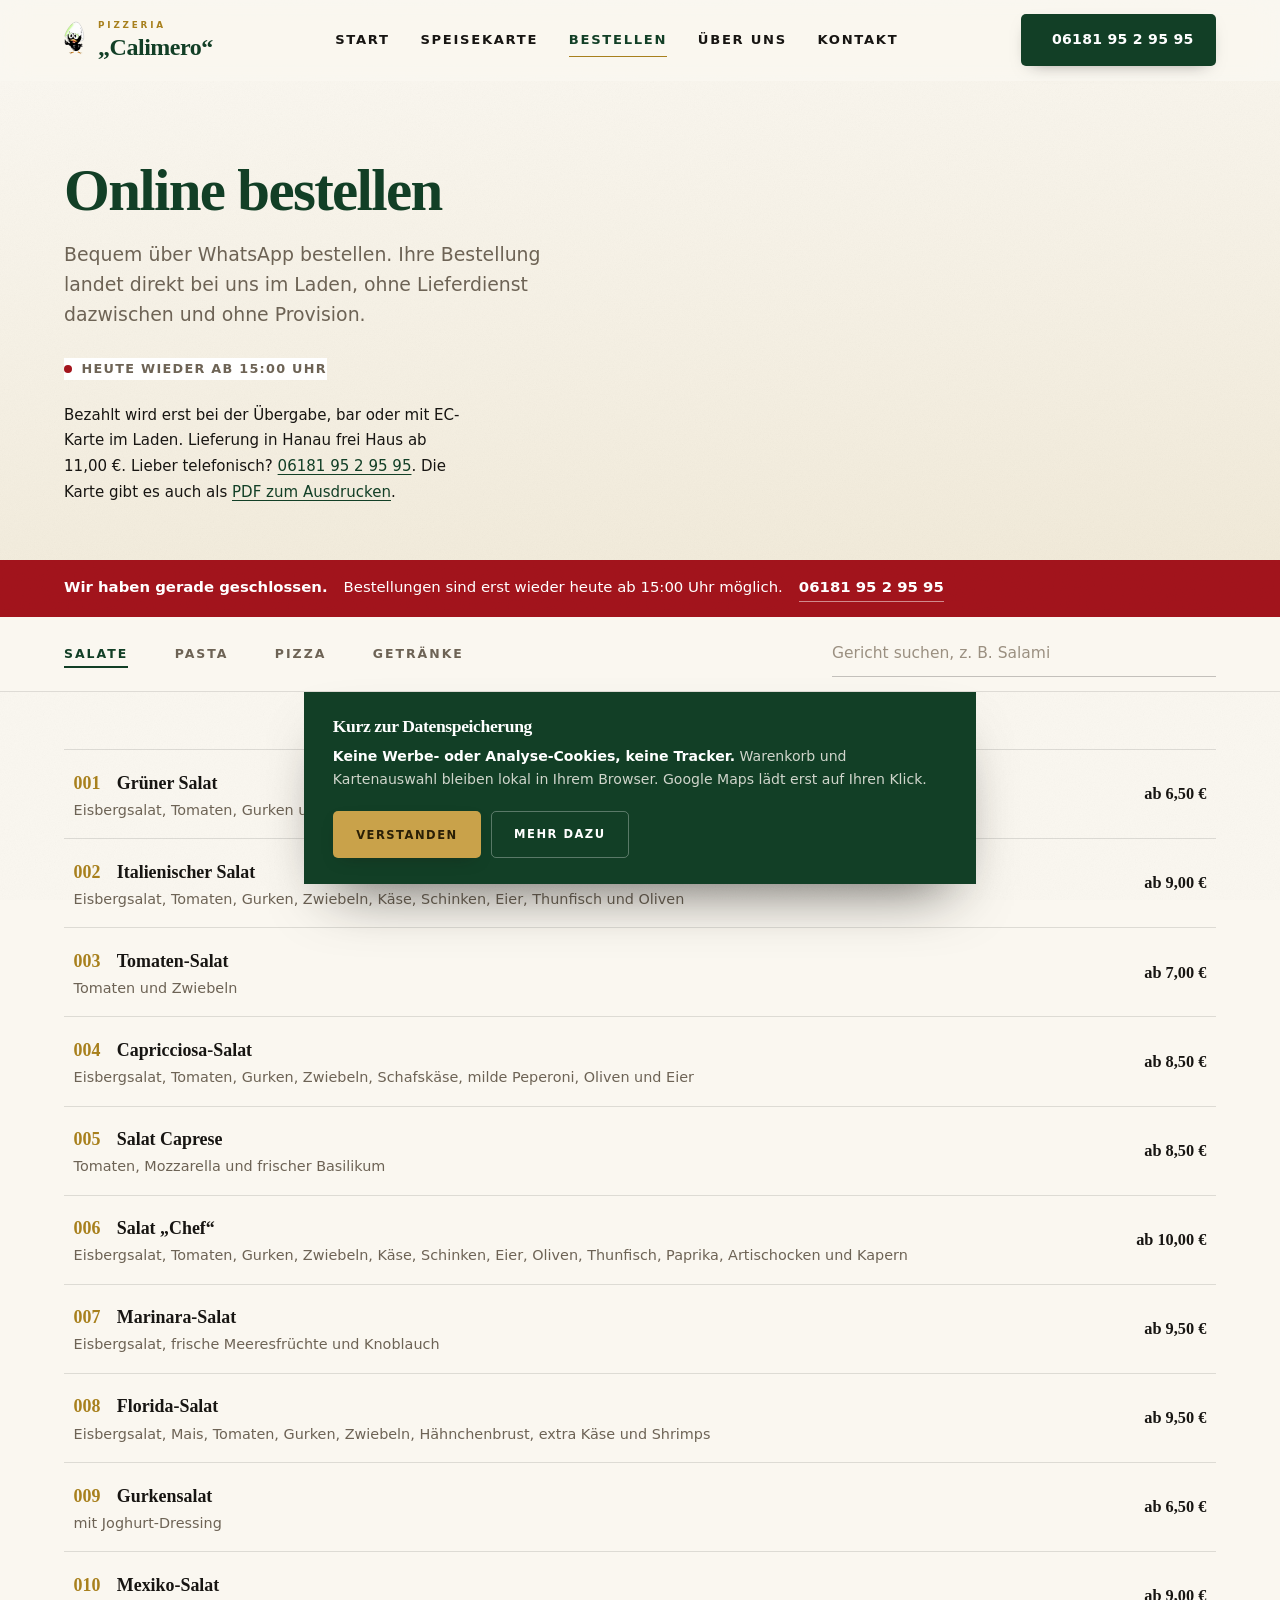
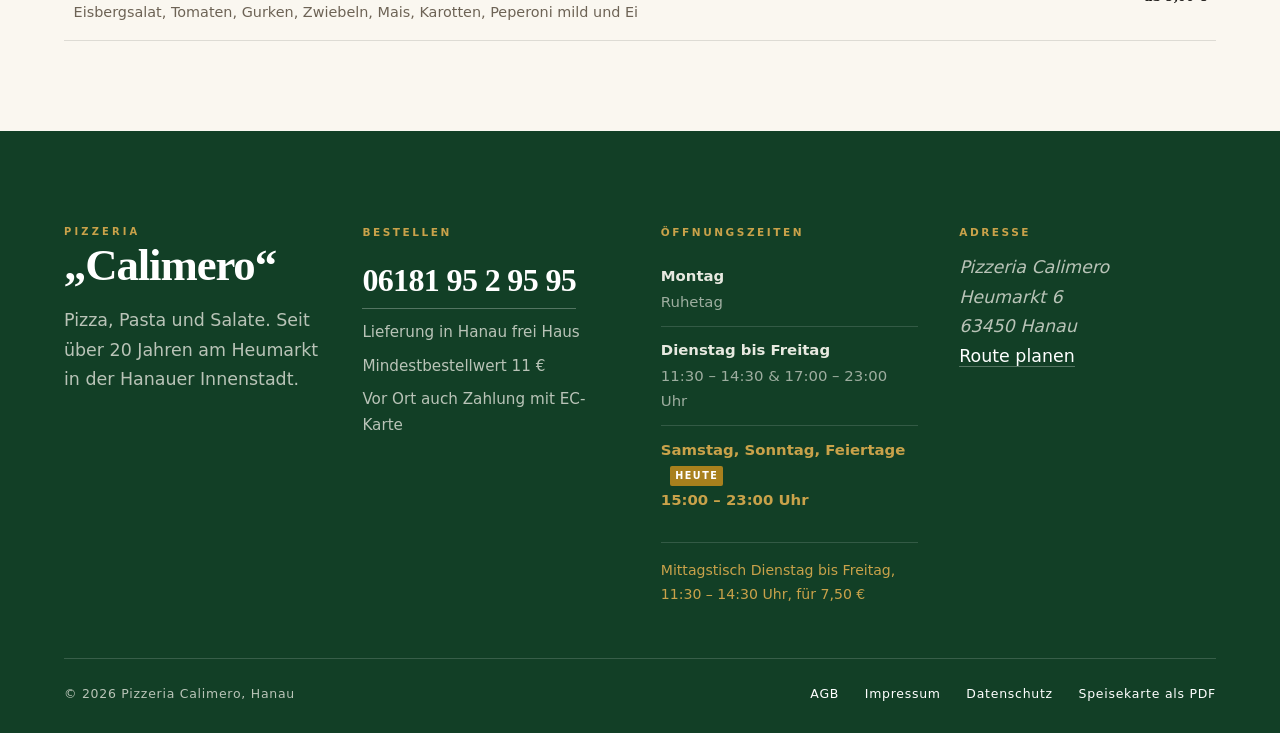
<file: bestellen.html>
<!DOCTYPE html>
<!-- Pizzeria Calimero, Stil A Avorio. Build 2026-09-05 12:43, CSS f2eaddb25b -->
<html lang="de" data-build="2026-09-05 12:43">
<head>
<meta charset="utf-8">
<meta name="viewport" content="width=device-width, initial-scale=1">
<title>Online bestellen | Pizzeria Calimero Hanau</title>
<meta name="description" content="Pizza, Pasta und Salate der Pizzeria Calimero online zusammenstellen und direkt bestellen. Abholung oder Lieferung in Hanau, Zahlung bei Übergabe.">
<link rel="canonical" href="https://calimero-hanau.de/bestellen.html">
<meta name="robots" content="index, follow">
<meta name="theme-color" content="#14532d">
<meta name="color-scheme" content="light">
<meta property="og:type" content="restaurant">
<meta property="og:locale" content="de_DE">
<meta property="og:site_name" content="Pizzeria Calimero Hanau">
<meta property="og:title" content="Online bestellen | Pizzeria Calimero Hanau">
<meta property="og:description" content="Pizza, Pasta und Salate der Pizzeria Calimero online zusammenstellen und direkt bestellen. Abholung oder Lieferung in Hanau, Zahlung bei Übergabe.">
<meta property="og:url" content="https://calimero-hanau.de/bestellen.html">
<meta property="og:image" content="https://calimero-hanau.de/assets/img/og-calimero.jpg">
<meta property="og:image:width" content="1200">
<meta property="og:image:height" content="630">
<meta name="twitter:card" content="summary_large_image">
<link rel="icon" href="favicon.ico" sizes="any">
<link rel="icon" type="image/png" href="assets/img/favicon-512.png">
<link rel="apple-touch-icon" href="assets/img/favicon-512.png">
<link rel="stylesheet" href="assets/css/calimero.css?v=f2eaddb25b">
<script>window.CALIMERO_TEL="+4961819529595";window.CALIMERO_TEL_ANZEIGE="06181 95 2 95 95";window.CALIMERO_ANNAHMESCHLUSS=0;</script>
</head>
<body data-seite="bestellen">
<a class="sprung" href="#inhalt">Zum Inhalt springen</a>

<header class="kopf">
  <div class="huelle kopf__innen">
    <a class="kopf__logo" href="index.html" aria-label="Pizzeria Calimero, zur Startseite">
      <img class="kopf__kueken" src="assets/img/calimero-kueken.png" alt=""
           width="350" height="660">
      <span class="wortmarke">
        <em>Pizzeria</em>
        <b>„Calimero“</b>
      </span>
    </a>
    <nav class="kopf__nav" aria-label="Hauptmenü">
      <a href="index.html">Start</a>
      <a href="speisekarte.html">Speisekarte</a>
      <a href="bestellen.html" aria-current="page">Bestellen</a>
      <a href="ueber-uns.html">Über uns</a>
      <a href="kontakt.html">Kontakt</a>
    </nav>
    <a class="kopf__tel" href="tel:+4961819529595"><svg viewBox="0 0 24 24" aria-hidden="true"><path d="M6.6 10.8c1.4 2.8 3.8 5.1 6.6 6.6l2.2-2.2c.3-.3.7-.4 1-.2 1.2.4 2.4.6 3.6.6.6 0 1 .4 1 1V20c0 .6-.4 1-1 1C10.6 21 3 13.4 3 4c0-.6.4-1 1-1h3.5c.6 0 1 .4 1 1 0 1.3.2 2.5.6 3.6.1.3 0 .7-.2 1l-2.3 2.2z"/></svg> 06181 95 2 95 95</a>
  </div>
</header>

<main id="inhalt">

<section class="best-kopf">
  <div class="huelle">
    <h1>Online bestellen</h1>
    <p class="gross">Bequem über WhatsApp bestellen. Ihre Bestellung landet
    direkt bei uns im Laden, ohne Lieferdienst dazwischen und ohne Provision.</p>

    <p style="margin-top:1.2rem"><span class="status" data-status
       style="background:#fff;border-color:var(--riga);color:var(--inchiostro)">
       <span class="status__punkt"></span><span data-status-text></span></span></p>
    <p style="font-size:.94rem;color:var(--inchiostro-weich);margin-top:1rem">
    Bezahlt wird erst bei der Übergabe, bar oder mit EC-Karte im Laden.
    Lieferung in Hanau frei Haus ab
    11,00&nbsp;€.
    Lieber telefonisch? <a href="tel:+4961819529595">06181 95 2 95 95</a>. Die Karte gibt es
    auch als <a href="speisekarte-calimero-2026.pdf" target="_blank" rel="noopener">PDF zum Ausdrucken</a>.</p>
    
  </div>
</section>

<div class="geschlossen" id="geschlossen-hinweis" hidden>
  <div class="huelle geschlossen__innen">
    <strong>Wir haben gerade geschlossen.</strong>
    <span data-geschlossen-text></span>
    <a href="tel:+4961819529595">06181 95 2 95 95</a>
  </div>
</div>

<div class="best-nav">
  <div class="huelle best-nav__innen">
    <div id="kat-tabs" class="karte-nav__gruppe" role="group" aria-label="Kategorie wählen"></div>
    <div class="suche">
      <label class="nur-sr" for="artikel-suche">Gericht suchen</label>
      <input id="artikel-suche" type="search" inputmode="search"
             placeholder="Gericht suchen, z. B. Salami" autocomplete="off">
    </div>
  </div>
</div>

<section class="abschnitt" style="padding-top:1rem">
  <div class="huelle">
    <div id="artikel-liste" class="best-liste">
      <p class="konfig__hint">Speisekarte wird geladen …</p>
    </div>
    <noscript>
      <div class="hinweis"><p><strong>Für die Bestellfunktion wird JavaScript benötigt.</strong>
      Sie können uns aber jederzeit anrufen: <a href="tel:+4961819529595">06181 95 2 95 95</a>.
      Die komplette Karte finden Sie unter
      <a href="speisekarte.html">Speisekarte</a>.</p></div>
    </noscript>
  </div>
</section>

<button id="korb-leiste" type="button" hidden>
  <span id="korb-anzahl">0 Artikel</span>
  <span>Warenkorb ansehen</span>
  <span id="korb-summe">0,00 €</span>
</button>

<div class="overlay" id="overlay" hidden>
  <div class="overlay__panel" id="overlay-panel" role="dialog" aria-modal="true"></div>
</div>
</main>

<footer class="fuss">
  <div class="huelle">
    <div class="fuss__raster">
      <div>
        <p class="fuss__marke"><span>Pizzeria</span><b>„Calimero“</b></p>
        <p>Pizza, Pasta und Salate. Seit über 20 Jahren am Heumarkt
        in der Hanauer Innenstadt.</p>
      </div>
      <div>
        <h2>Bestellen</h2>
        <a class="fuss__tel" href="tel:+4961819529595">06181 95 2 95 95</a>
        <ul class="fuss__liste">
          <li>Lieferung in Hanau frei Haus</li>
          <li>Mindestbestellwert 11&nbsp;€</li>
          <li>Vor Ort auch Zahlung mit EC-Karte</li>
        </ul>
      </div>
      <div>
        <h2>Öffnungszeiten</h2>
        <ul class="zeiten zeiten--stapel zeiten--kraeftig">
        <li data-tag="1"><span class="zeiten__tag">Montag<b class="zeiten__heute">Heute</b></span><span class="zeiten__zeit">Ruhetag</span></li>
        <li data-tag="2,3,4,5"><span class="zeiten__tag">Dienstag bis Freitag<b class="zeiten__heute">Heute</b></span><span class="zeiten__zeit">11:30 – 14:30 &amp; 17:00 – 23:00 Uhr</span></li>
        <li data-tag="6,0"><span class="zeiten__tag">Samstag, Sonntag, Feiertage<b class="zeiten__heute">Heute</b></span><span class="zeiten__zeit">15:00 – 23:00 Uhr</span></li>
        </ul>
        <p class="fuss__mittag">Mittagstisch Dienstag bis Freitag,
        11:30 – 14:30 Uhr, für 7,50&nbsp;€</p>
      </div>
      <div>
        <h2>Adresse</h2>
        <address>
          Pizzeria Calimero<br>
          Heumarkt 6<br>
          63450 Hanau
        </address>
        <p><a href="https://www.google.com/maps/search/?api=1&amp;query=Heumarkt+6%2C+63450+Hanau" target="_blank" rel="noopener">Route planen</a></p>
      </div>
    </div>
    <div class="fuss__unten">
      <span>© 2026 Pizzeria Calimero, Hanau</span>
      <nav aria-label="Rechtliches">
        <a href="bestellbedingungen.html">AGB</a>
        <a href="impressum.html">Impressum</a>
        <a href="datenschutz.html">Datenschutz</a>
        <a href="speisekarte-calimero-2026.pdf" target="_blank" rel="noopener">Speisekarte als PDF</a>
      </nav>
    </div>
  </div>
</footer>

<aside class="consent" id="hinweis-speicher" hidden aria-label="Hinweis zur Datenspeicherung">
  <h2>Kurz zur Datenspeicherung</h2>
  <p><strong>Keine Werbe- oder Analyse-Cookies, keine Tracker.</strong> Warenkorb und
  Kartenauswahl bleiben lokal in Ihrem Browser. Google Maps lädt erst auf Ihren Klick.</p>
  <div class="consent__tasten">
    <button class="knopf knopf--tel" type="button" data-hinweis-ok>Verstanden</button>
    <a class="knopf knopf--rand" href="datenschutz.html">Mehr dazu</a>
  </div>
</aside>

<div class="aktionsleiste">
  <a class="knopf knopf--dunkel" href="bestellen.html">Jetzt bestellen</a>
  <a class="knopf knopf--rand" href="tel:+4961819529595"><svg viewBox="0 0 24 24" aria-hidden="true"><path d="M6.6 10.8c1.4 2.8 3.8 5.1 6.6 6.6l2.2-2.2c.3-.3.7-.4 1-.2 1.2.4 2.4.6 3.6.6.6 0 1 .4 1 1V20c0 .6-.4 1-1 1C10.6 21 3 13.4 3 4c0-.6.4-1 1-1h3.5c.6 0 1 .4 1 1 0 1.3.2 2.5.6 3.6.1.3 0 .7-.2 1l-2.3 2.2z"/></svg> Anrufen</a>
</div>


<script src="assets/js/calimero.js?v=ff60c7f022" defer></script>
<script src="assets/js/bestellen.js?v=ca238b54b1" defer></script>
</body>
</html>
</file>
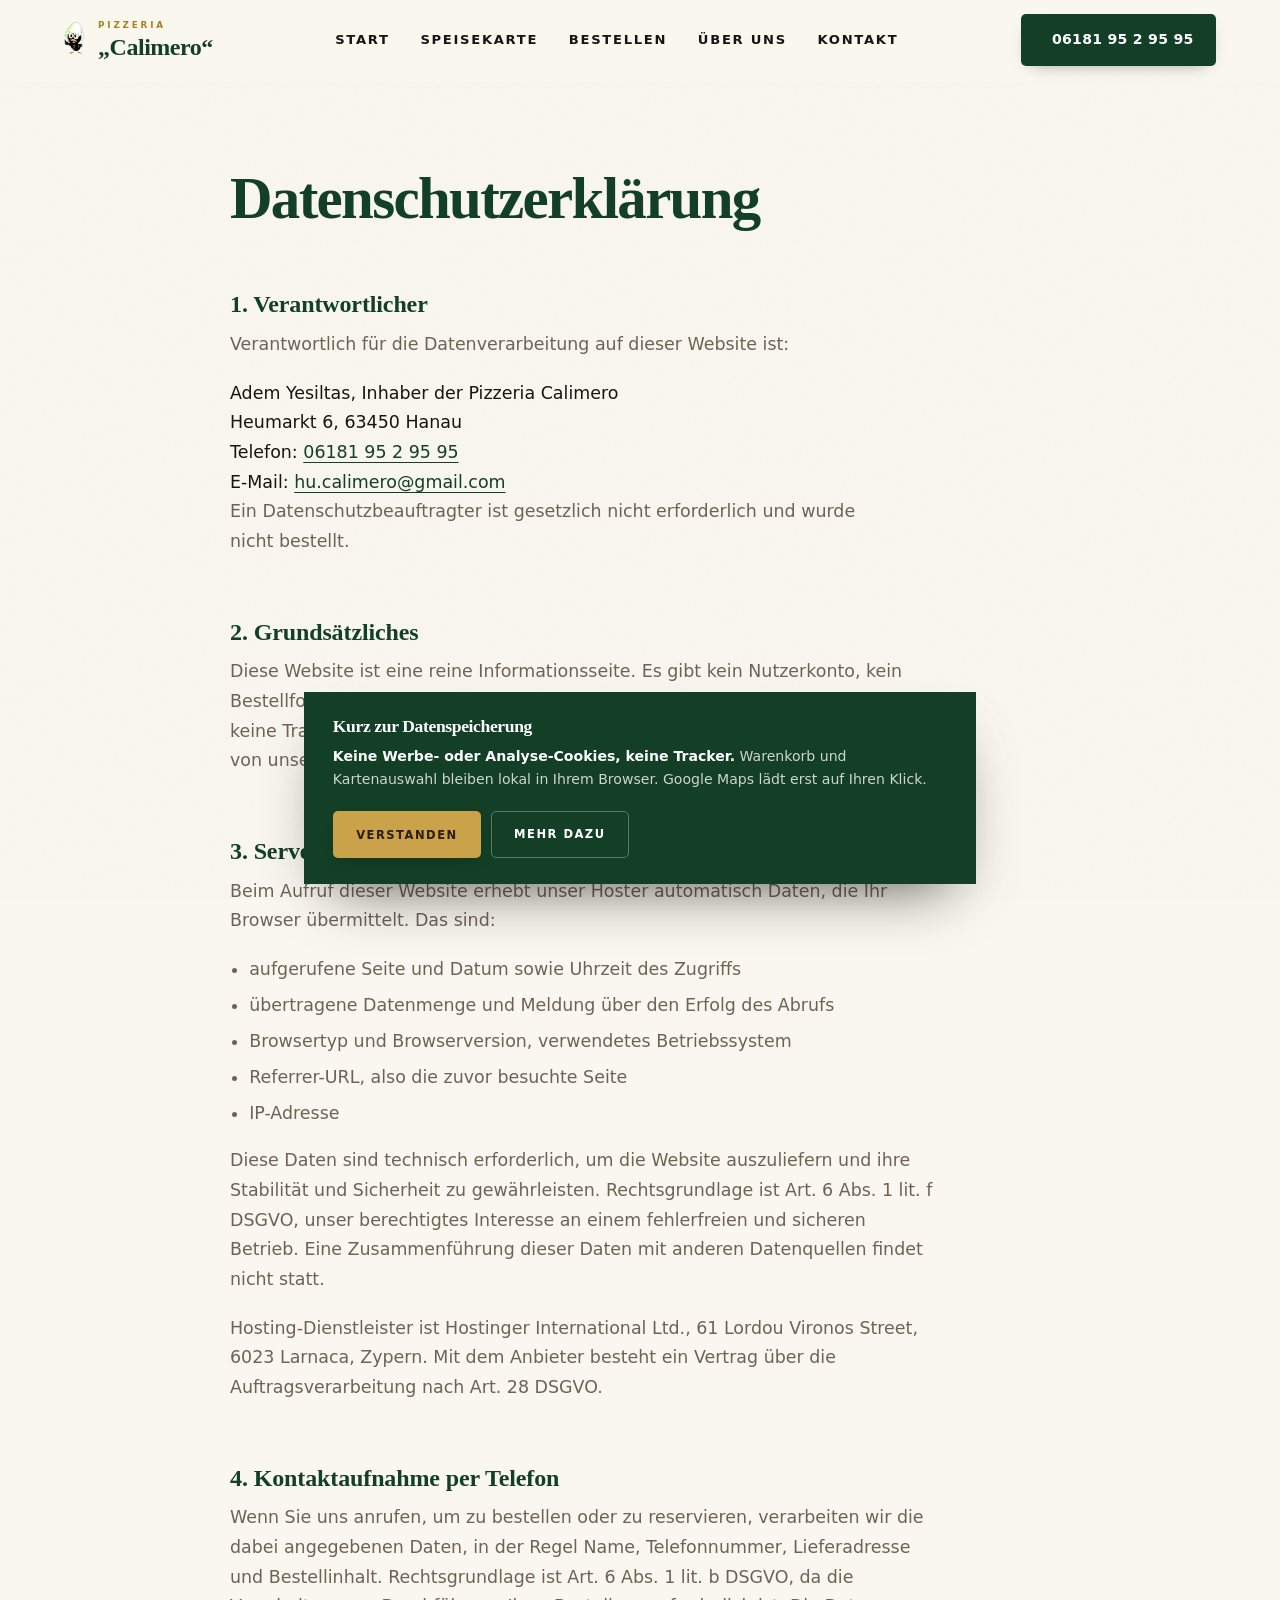
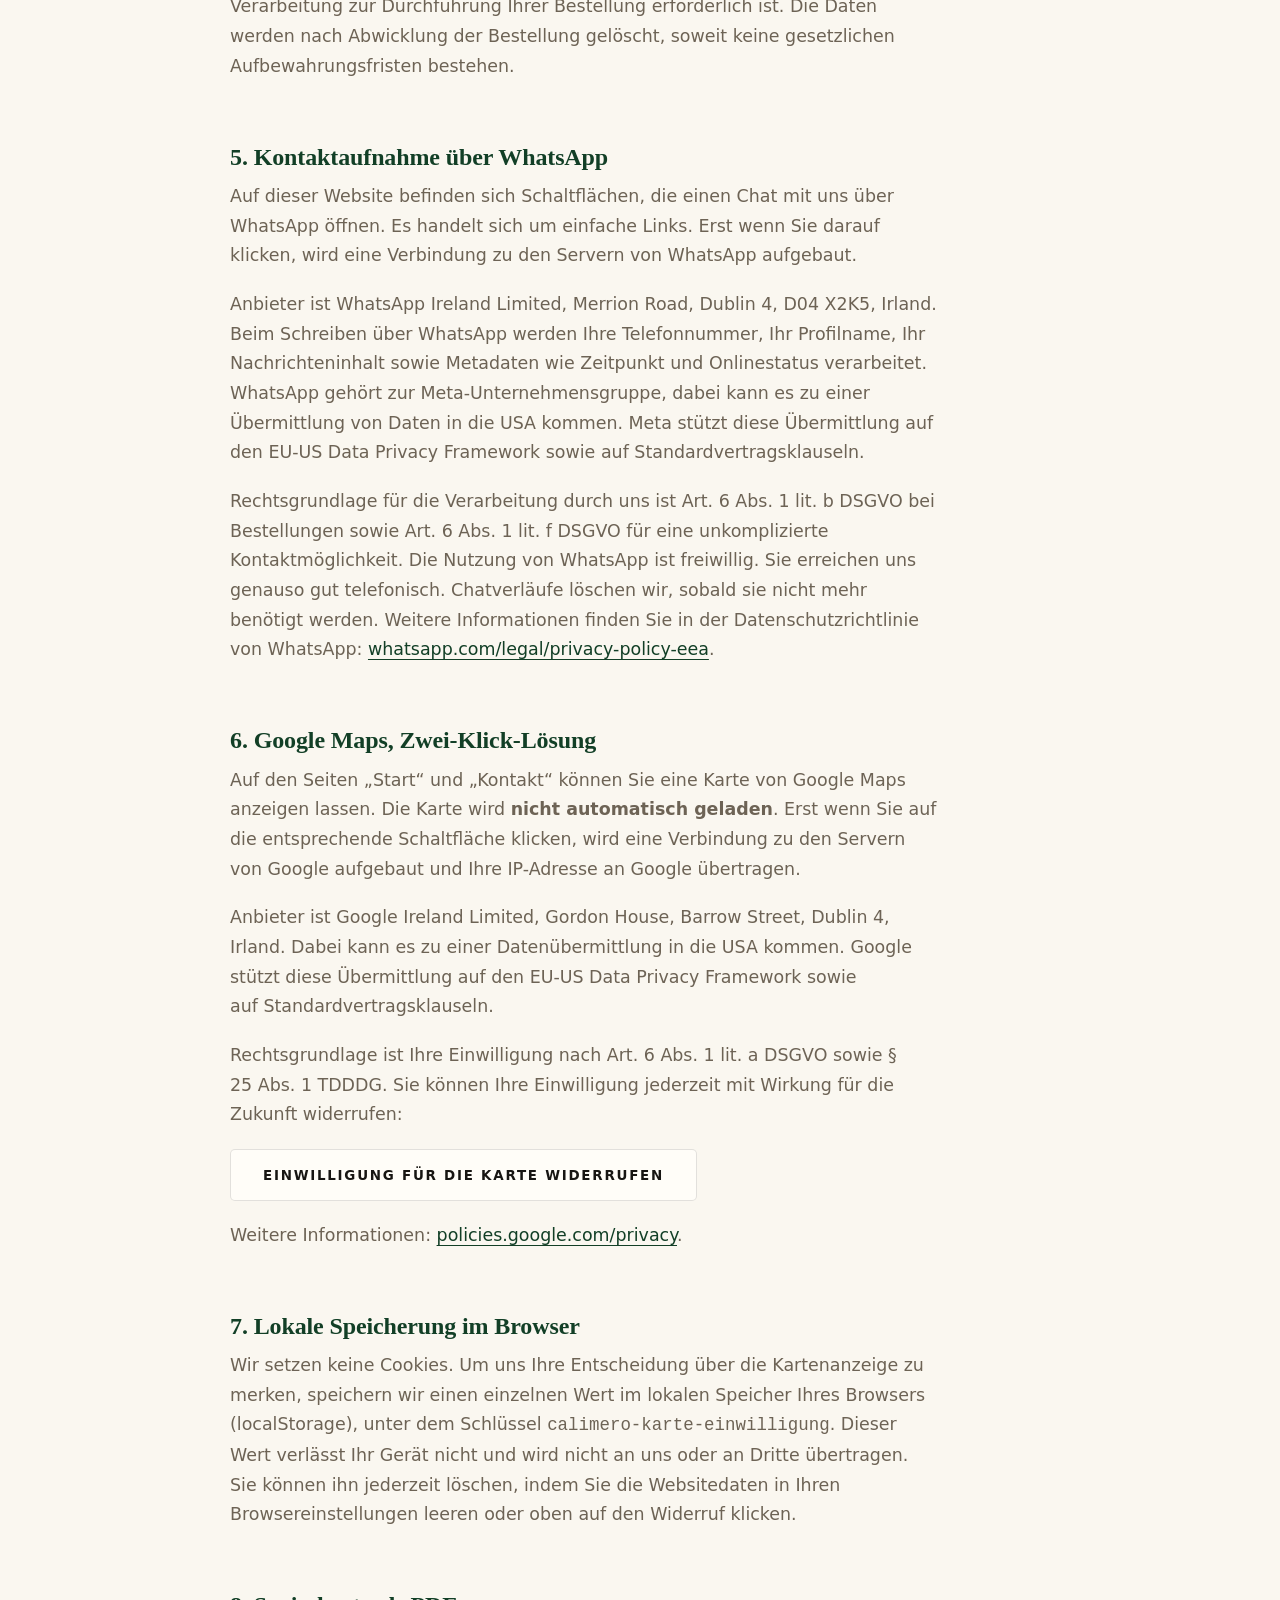
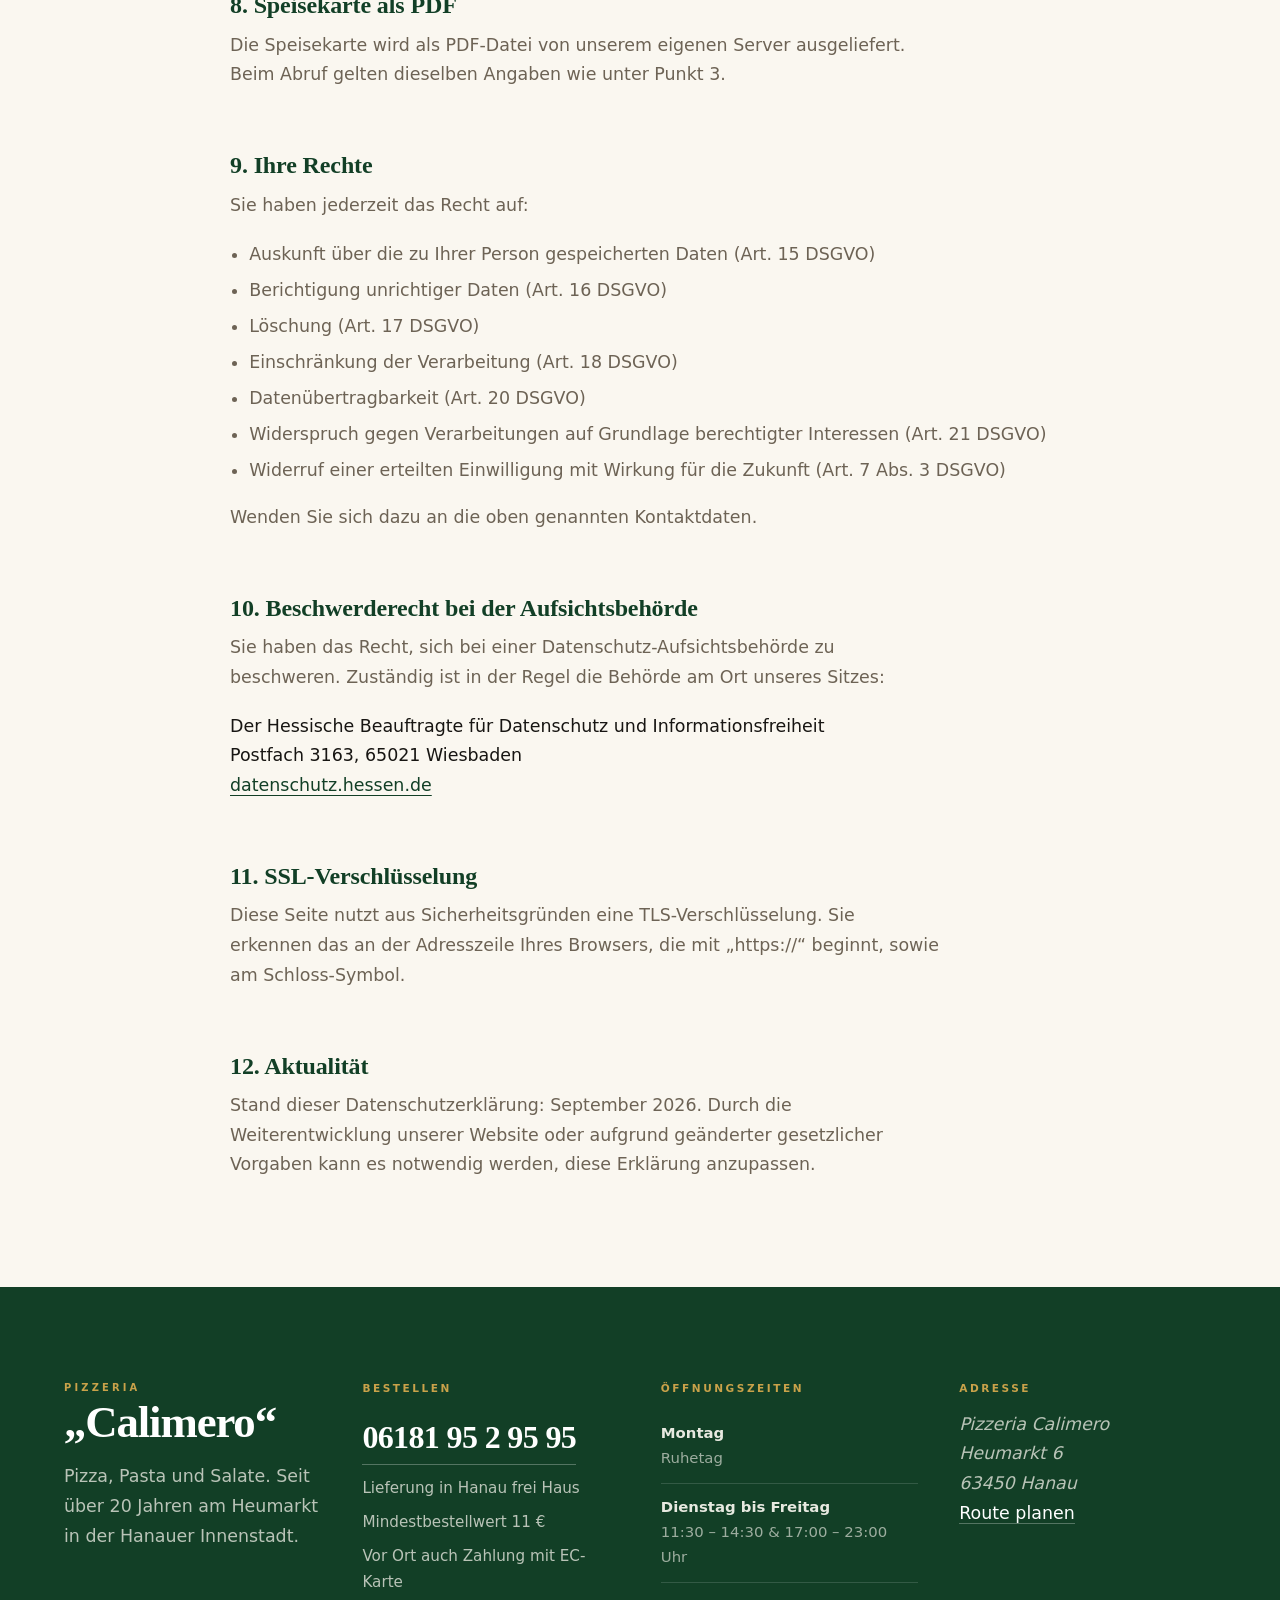
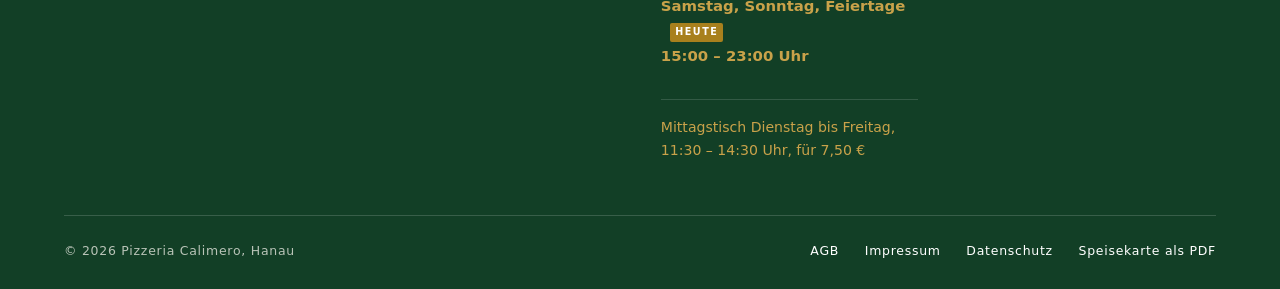
<file: datenschutz.html>
<!DOCTYPE html>
<!-- Pizzeria Calimero, Stil A Avorio. Build 2026-09-05 12:43, CSS f2eaddb25b -->
<html lang="de" data-build="2026-09-05 12:43">
<head>
<meta charset="utf-8">
<meta name="viewport" content="width=device-width, initial-scale=1">
<title>Datenschutzerklärung | Pizzeria Calimero Hanau</title>
<meta name="description" content="Datenschutzerklärung der Pizzeria Calimero in Hanau: welche Daten bei Bestellung, Kontakt und Kartenanzeige verarbeitet werden und welche Rechte Sie haben.">
<link rel="canonical" href="https://calimero-hanau.de/datenschutz.html">
<meta name="robots" content="index, follow">
<meta name="theme-color" content="#14532d">
<meta name="color-scheme" content="light">
<meta property="og:type" content="restaurant">
<meta property="og:locale" content="de_DE">
<meta property="og:site_name" content="Pizzeria Calimero Hanau">
<meta property="og:title" content="Datenschutzerklärung | Pizzeria Calimero Hanau">
<meta property="og:description" content="Datenschutzerklärung der Pizzeria Calimero in Hanau: welche Daten bei Bestellung, Kontakt und Kartenanzeige verarbeitet werden und welche Rechte Sie haben.">
<meta property="og:url" content="https://calimero-hanau.de/datenschutz.html">
<meta property="og:image" content="https://calimero-hanau.de/assets/img/og-calimero.jpg">
<meta property="og:image:width" content="1200">
<meta property="og:image:height" content="630">
<meta name="twitter:card" content="summary_large_image">
<link rel="icon" href="favicon.ico" sizes="any">
<link rel="icon" type="image/png" href="assets/img/favicon-512.png">
<link rel="apple-touch-icon" href="assets/img/favicon-512.png">
<link rel="stylesheet" href="assets/css/calimero.css?v=f2eaddb25b">
<meta name="robots" content="noindex, follow">
</head>
<body>
<a class="sprung" href="#inhalt">Zum Inhalt springen</a>

<header class="kopf">
  <div class="huelle kopf__innen">
    <a class="kopf__logo" href="index.html" aria-label="Pizzeria Calimero, zur Startseite">
      <img class="kopf__kueken" src="assets/img/calimero-kueken.png" alt=""
           width="350" height="660">
      <span class="wortmarke">
        <em>Pizzeria</em>
        <b>„Calimero“</b>
      </span>
    </a>
    <nav class="kopf__nav" aria-label="Hauptmenü">
      <a href="index.html">Start</a>
      <a href="speisekarte.html">Speisekarte</a>
      <a href="bestellen.html">Bestellen</a>
      <a href="ueber-uns.html">Über uns</a>
      <a href="kontakt.html">Kontakt</a>
    </nav>
    <a class="kopf__tel" href="tel:+4961819529595"><svg viewBox="0 0 24 24" aria-hidden="true"><path d="M6.6 10.8c1.4 2.8 3.8 5.1 6.6 6.6l2.2-2.2c.3-.3.7-.4 1-.2 1.2.4 2.4.6 3.6.6.6 0 1 .4 1 1V20c0 .6-.4 1-1 1C10.6 21 3 13.4 3 4c0-.6.4-1 1-1h3.5c.6 0 1 .4 1 1 0 1.3.2 2.5.6 3.6.1.3 0 .7-.2 1l-2.3 2.2z"/></svg> 06181 95 2 95 95</a>
  </div>
</header>

<main id="inhalt">

<section class="rechtstext">
  <div class="huelle">
    <h1>Datenschutzerklärung</h1>

    <h2>1. Verantwortlicher</h2>
    <p>Verantwortlich für die Datenverarbeitung auf dieser Website ist:</p>
    <address>
      Adem Yesiltas, Inhaber der Pizzeria Calimero<br>
      Heumarkt 6, 63450 Hanau<br>
      Telefon: <a href="tel:+4961819529595">06181 95 2 95 95</a><br>
      E-Mail: <a href="mailto:hu.calimero@gmail.com">hu.calimero@gmail.com</a>
    </address>
    <p>Ein Datenschutzbeauftragter ist gesetzlich nicht erforderlich und wurde
    nicht bestellt.</p>

    <h2>2. Grundsätzliches</h2>
    <p>Diese Website ist eine reine Informationsseite. Es gibt kein Nutzerkonto, kein
    Bestellformular, keinen Newsletter, keine Werbe- oder Analyse-Cookies und keine
    Tracking-Dienste. Alle Schriften, Bilder, Skripte und Stylesheets werden von unserem
    eigenen Server ausgeliefert, nicht von externen Anbietern.</p>

    <h2>3. Server-Logfiles beim Hosting</h2>
    <p>Beim Aufruf dieser Website erhebt unser Hoster automatisch Daten, die Ihr Browser
    übermittelt. Das sind:</p>
    <ul>
      <li>aufgerufene Seite und Datum sowie Uhrzeit des Zugriffs</li>
      <li>übertragene Datenmenge und Meldung über den Erfolg des Abrufs</li>
      <li>Browsertyp und Browserversion, verwendetes Betriebssystem</li>
      <li>Referrer-URL, also die zuvor besuchte Seite</li>
      <li>IP-Adresse</li>
    </ul>
    <p>Diese Daten sind technisch erforderlich, um die Website auszuliefern und ihre
    Stabilität und Sicherheit zu gewährleisten. Rechtsgrundlage ist Art. 6 Abs. 1 lit. f
    DSGVO, unser berechtigtes Interesse an einem fehlerfreien und sicheren Betrieb.
    Eine Zusammenführung dieser Daten mit anderen Datenquellen findet nicht statt.</p>
    <p>Hosting-Dienstleister ist Hostinger International Ltd., 61 Lordou Vironos Street,
    6023 Larnaca, Zypern. Mit dem Anbieter besteht ein Vertrag über die
    Auftragsverarbeitung nach Art. 28 DSGVO.</p>

    <h2>4. Kontaktaufnahme per Telefon</h2>
    <p>Wenn Sie uns anrufen, um zu bestellen oder zu reservieren, verarbeiten wir die
    dabei angegebenen Daten, in der Regel Name, Telefonnummer, Lieferadresse und
    Bestellinhalt. Rechtsgrundlage ist Art. 6 Abs. 1 lit. b DSGVO, da die Verarbeitung
    zur Durchführung Ihrer Bestellung erforderlich ist. Die Daten werden nach Abwicklung
    der Bestellung gelöscht, soweit keine gesetzlichen Aufbewahrungsfristen bestehen.</p>

    <h2>5. Kontaktaufnahme über WhatsApp</h2>
    <p>Auf dieser Website befinden sich Schaltflächen, die einen Chat mit uns über
    WhatsApp öffnen. Es handelt sich um einfache Links. Erst wenn Sie darauf klicken,
    wird eine Verbindung zu den Servern von WhatsApp aufgebaut.</p>
    <p>Anbieter ist WhatsApp Ireland Limited, Merrion Road, Dublin 4, D04 X2K5, Irland.
    Beim Schreiben über WhatsApp werden Ihre Telefonnummer, Ihr Profilname, Ihr
    Nachrichteninhalt sowie Metadaten wie Zeitpunkt und Onlinestatus verarbeitet.
    WhatsApp gehört zur Meta-Unternehmensgruppe, dabei kann es zu einer Übermittlung
    von Daten in die USA kommen. Meta stützt diese Übermittlung auf den
    EU-US Data Privacy Framework sowie auf Standardvertragsklauseln.</p>
    <p>Rechtsgrundlage für die Verarbeitung durch uns ist Art. 6 Abs. 1 lit. b DSGVO
    bei Bestellungen sowie Art. 6 Abs. 1 lit. f DSGVO für eine unkomplizierte
    Kontaktmöglichkeit. Die Nutzung von WhatsApp ist freiwillig. Sie erreichen uns
    genauso gut telefonisch. Chatverläufe löschen wir, sobald sie nicht mehr benötigt
    werden. Weitere Informationen finden Sie in der Datenschutzrichtlinie von WhatsApp:
    <a href="https://www.whatsapp.com/legal/privacy-policy-eea" target="_blank"
    rel="noopener">whatsapp.com/legal/privacy-policy-eea</a>.</p>

    <h2>6. Google Maps, Zwei-Klick-Lösung</h2>
    <p>Auf den Seiten „Start“ und „Kontakt“ können Sie eine Karte von Google Maps
    anzeigen lassen. Die Karte wird <strong>nicht automatisch geladen</strong>. Erst
    wenn Sie auf die entsprechende Schaltfläche klicken, wird eine Verbindung zu den
    Servern von Google aufgebaut und Ihre IP-Adresse an Google übertragen.</p>
    <p>Anbieter ist Google Ireland Limited, Gordon House, Barrow Street, Dublin 4,
    Irland. Dabei kann es zu einer Datenübermittlung in die USA kommen. Google stützt
    diese Übermittlung auf den EU-US Data Privacy Framework sowie auf
    Standardvertragsklauseln.</p>
    <p>Rechtsgrundlage ist Ihre Einwilligung nach Art. 6 Abs. 1 lit. a DSGVO sowie
    § 25 Abs. 1 TDDDG. Sie können Ihre Einwilligung jederzeit mit Wirkung für die
    Zukunft widerrufen:</p>
    <p><button class="knopf knopf--rand" type="button" data-consent-zuruecksetzen>
    Einwilligung für die Karte widerrufen</button></p>
    <p>Weitere Informationen: <a href="https://policies.google.com/privacy?hl=de"
    target="_blank" rel="noopener">policies.google.com/privacy</a>.</p>

    <h2>7. Lokale Speicherung im Browser</h2>
    <p>Wir setzen keine Cookies. Um uns Ihre Entscheidung über die Kartenanzeige zu
    merken, speichern wir einen einzelnen Wert im lokalen Speicher Ihres Browsers
    (localStorage), unter dem Schlüssel <code>calimero-karte-einwilligung</code>.
    Dieser Wert verlässt Ihr Gerät nicht und wird nicht an uns oder an Dritte
    übertragen. Sie können ihn jederzeit löschen, indem Sie die Websitedaten in Ihren
    Browsereinstellungen leeren oder oben auf den Widerruf klicken.</p>

    <h2>8. Speisekarte als PDF</h2>
    <p>Die Speisekarte wird als PDF-Datei von unserem eigenen Server ausgeliefert.
    Beim Abruf gelten dieselben Angaben wie unter Punkt 3.</p>

    <h2>9. Ihre Rechte</h2>
    <p>Sie haben jederzeit das Recht auf:</p>
    <ul>
      <li>Auskunft über die zu Ihrer Person gespeicherten Daten (Art. 15 DSGVO)</li>
      <li>Berichtigung unrichtiger Daten (Art. 16 DSGVO)</li>
      <li>Löschung (Art. 17 DSGVO)</li>
      <li>Einschränkung der Verarbeitung (Art. 18 DSGVO)</li>
      <li>Datenübertragbarkeit (Art. 20 DSGVO)</li>
      <li>Widerspruch gegen Verarbeitungen auf Grundlage berechtigter Interessen
      (Art. 21 DSGVO)</li>
      <li>Widerruf einer erteilten Einwilligung mit Wirkung für die Zukunft
      (Art. 7 Abs. 3 DSGVO)</li>
    </ul>
    <p>Wenden Sie sich dazu an die oben genannten Kontaktdaten.</p>

    <h2>10. Beschwerderecht bei der Aufsichtsbehörde</h2>
    <p>Sie haben das Recht, sich bei einer Datenschutz-Aufsichtsbehörde zu beschweren.
    Zuständig ist in der Regel die Behörde am Ort unseres Sitzes:</p>
    <address>
      Der Hessische Beauftragte für Datenschutz und Informationsfreiheit<br>
      Postfach 3163, 65021 Wiesbaden<br>
      <a href="https://datenschutz.hessen.de" target="_blank" rel="noopener">datenschutz.hessen.de</a>
    </address>

    <h2>11. SSL-Verschlüsselung</h2>
    <p>Diese Seite nutzt aus Sicherheitsgründen eine TLS-Verschlüsselung. Sie erkennen
    das an der Adresszeile Ihres Browsers, die mit „https://“ beginnt, sowie am
    Schloss-Symbol.</p>

    <h2>12. Aktualität</h2>
    <p>Stand dieser Datenschutzerklärung: September 2026. Durch die Weiterentwicklung unserer Website oder aufgrund
    geänderter gesetzlicher Vorgaben kann es notwendig werden, diese Erklärung
    anzupassen.</p>
  </div>
</section>
</main>

<footer class="fuss">
  <div class="huelle">
    <div class="fuss__raster">
      <div>
        <p class="fuss__marke"><span>Pizzeria</span><b>„Calimero“</b></p>
        <p>Pizza, Pasta und Salate. Seit über 20 Jahren am Heumarkt
        in der Hanauer Innenstadt.</p>
      </div>
      <div>
        <h2>Bestellen</h2>
        <a class="fuss__tel" href="tel:+4961819529595">06181 95 2 95 95</a>
        <ul class="fuss__liste">
          <li>Lieferung in Hanau frei Haus</li>
          <li>Mindestbestellwert 11&nbsp;€</li>
          <li>Vor Ort auch Zahlung mit EC-Karte</li>
        </ul>
      </div>
      <div>
        <h2>Öffnungszeiten</h2>
        <ul class="zeiten zeiten--stapel zeiten--kraeftig">
        <li data-tag="1"><span class="zeiten__tag">Montag<b class="zeiten__heute">Heute</b></span><span class="zeiten__zeit">Ruhetag</span></li>
        <li data-tag="2,3,4,5"><span class="zeiten__tag">Dienstag bis Freitag<b class="zeiten__heute">Heute</b></span><span class="zeiten__zeit">11:30 – 14:30 &amp; 17:00 – 23:00 Uhr</span></li>
        <li data-tag="6,0"><span class="zeiten__tag">Samstag, Sonntag, Feiertage<b class="zeiten__heute">Heute</b></span><span class="zeiten__zeit">15:00 – 23:00 Uhr</span></li>
        </ul>
        <p class="fuss__mittag">Mittagstisch Dienstag bis Freitag,
        11:30 – 14:30 Uhr, für 7,50&nbsp;€</p>
      </div>
      <div>
        <h2>Adresse</h2>
        <address>
          Pizzeria Calimero<br>
          Heumarkt 6<br>
          63450 Hanau
        </address>
        <p><a href="https://www.google.com/maps/search/?api=1&amp;query=Heumarkt+6%2C+63450+Hanau" target="_blank" rel="noopener">Route planen</a></p>
      </div>
    </div>
    <div class="fuss__unten">
      <span>© 2026 Pizzeria Calimero, Hanau</span>
      <nav aria-label="Rechtliches">
        <a href="bestellbedingungen.html">AGB</a>
        <a href="impressum.html">Impressum</a>
        <a href="datenschutz.html">Datenschutz</a>
        <a href="speisekarte-calimero-2026.pdf" target="_blank" rel="noopener">Speisekarte als PDF</a>
      </nav>
    </div>
  </div>
</footer>

<aside class="consent" id="hinweis-speicher" hidden aria-label="Hinweis zur Datenspeicherung">
  <h2>Kurz zur Datenspeicherung</h2>
  <p><strong>Keine Werbe- oder Analyse-Cookies, keine Tracker.</strong> Warenkorb und
  Kartenauswahl bleiben lokal in Ihrem Browser. Google Maps lädt erst auf Ihren Klick.</p>
  <div class="consent__tasten">
    <button class="knopf knopf--tel" type="button" data-hinweis-ok>Verstanden</button>
    <a class="knopf knopf--rand" href="datenschutz.html">Mehr dazu</a>
  </div>
</aside>

<div class="aktionsleiste">
  <a class="knopf knopf--dunkel" href="bestellen.html">Jetzt bestellen</a>
  <a class="knopf knopf--rand" href="tel:+4961819529595"><svg viewBox="0 0 24 24" aria-hidden="true"><path d="M6.6 10.8c1.4 2.8 3.8 5.1 6.6 6.6l2.2-2.2c.3-.3.7-.4 1-.2 1.2.4 2.4.6 3.6.6.6 0 1 .4 1 1V20c0 .6-.4 1-1 1C10.6 21 3 13.4 3 4c0-.6.4-1 1-1h3.5c.6 0 1 .4 1 1 0 1.3.2 2.5.6 3.6.1.3 0 .7-.2 1l-2.3 2.2z"/></svg> Anrufen</a>
</div>


<script src="assets/js/calimero.js?v=ff60c7f022" defer></script>
</body>
</html>
</file>
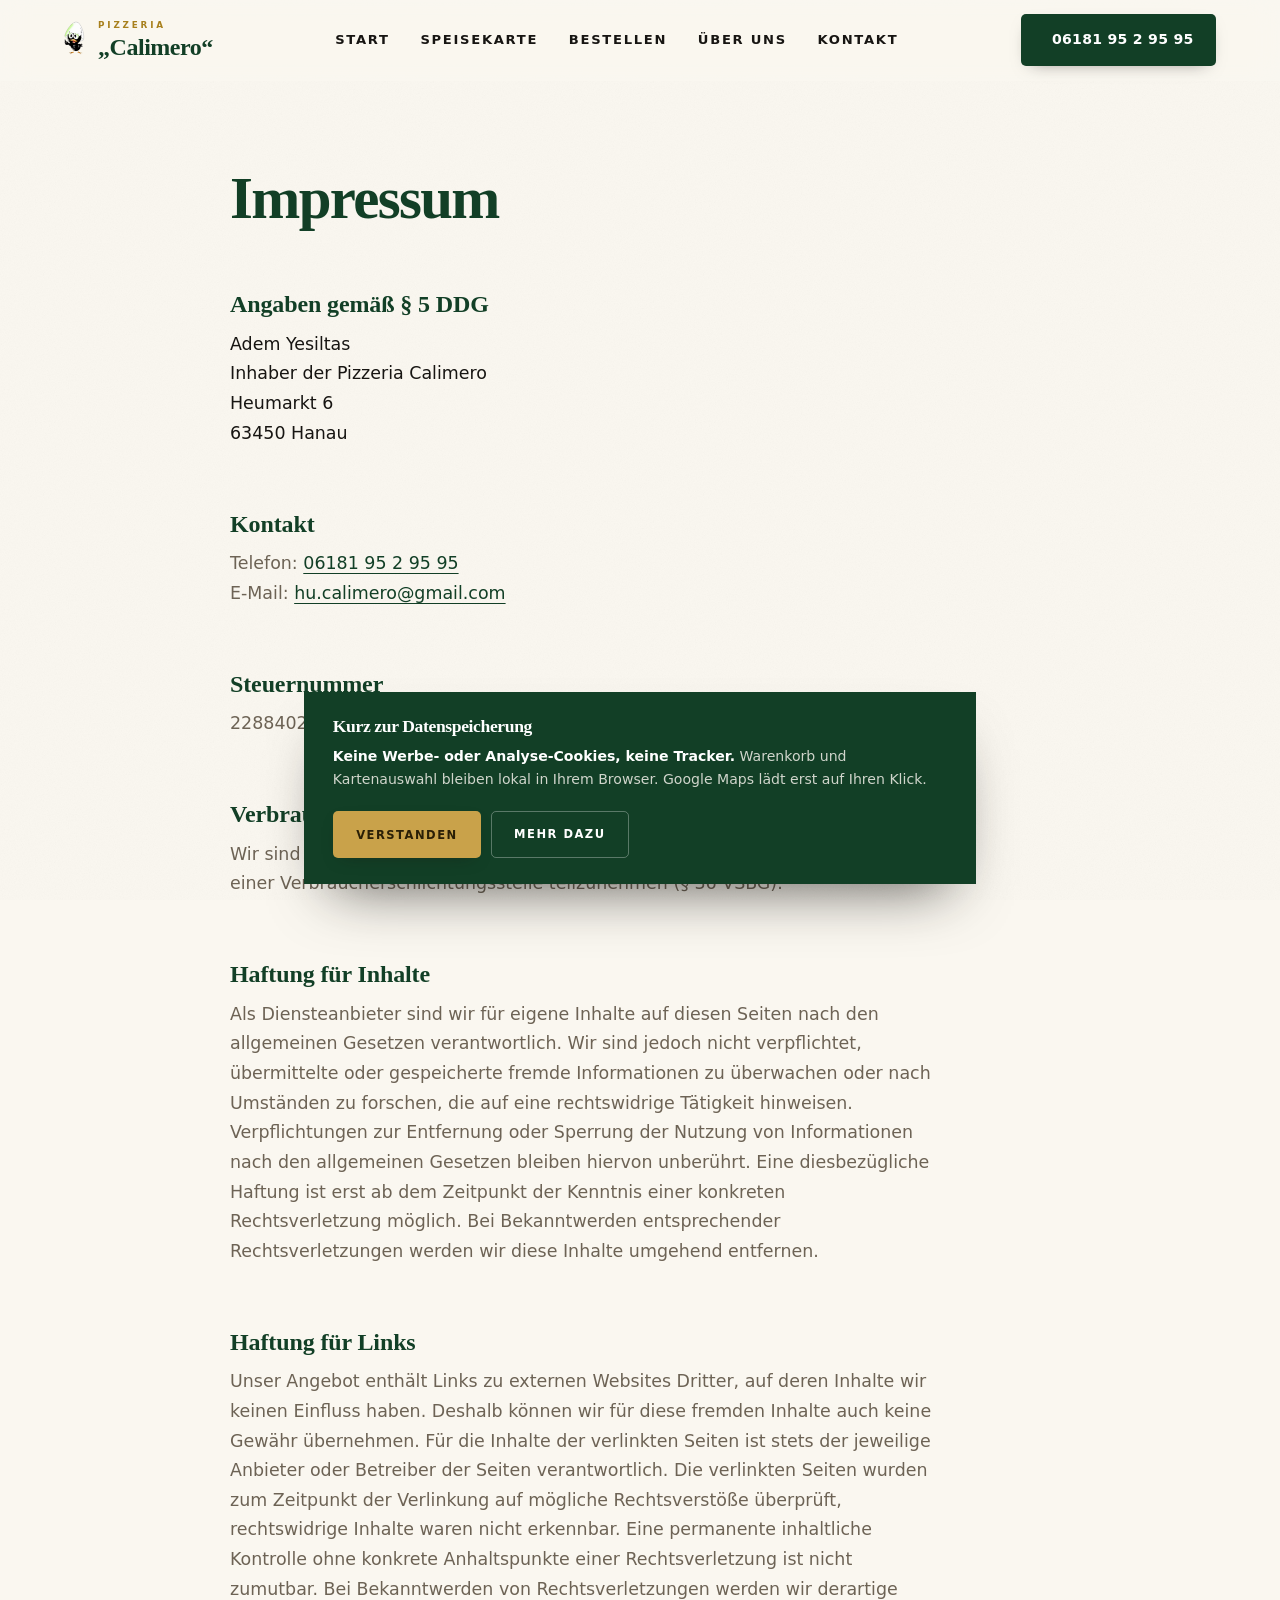
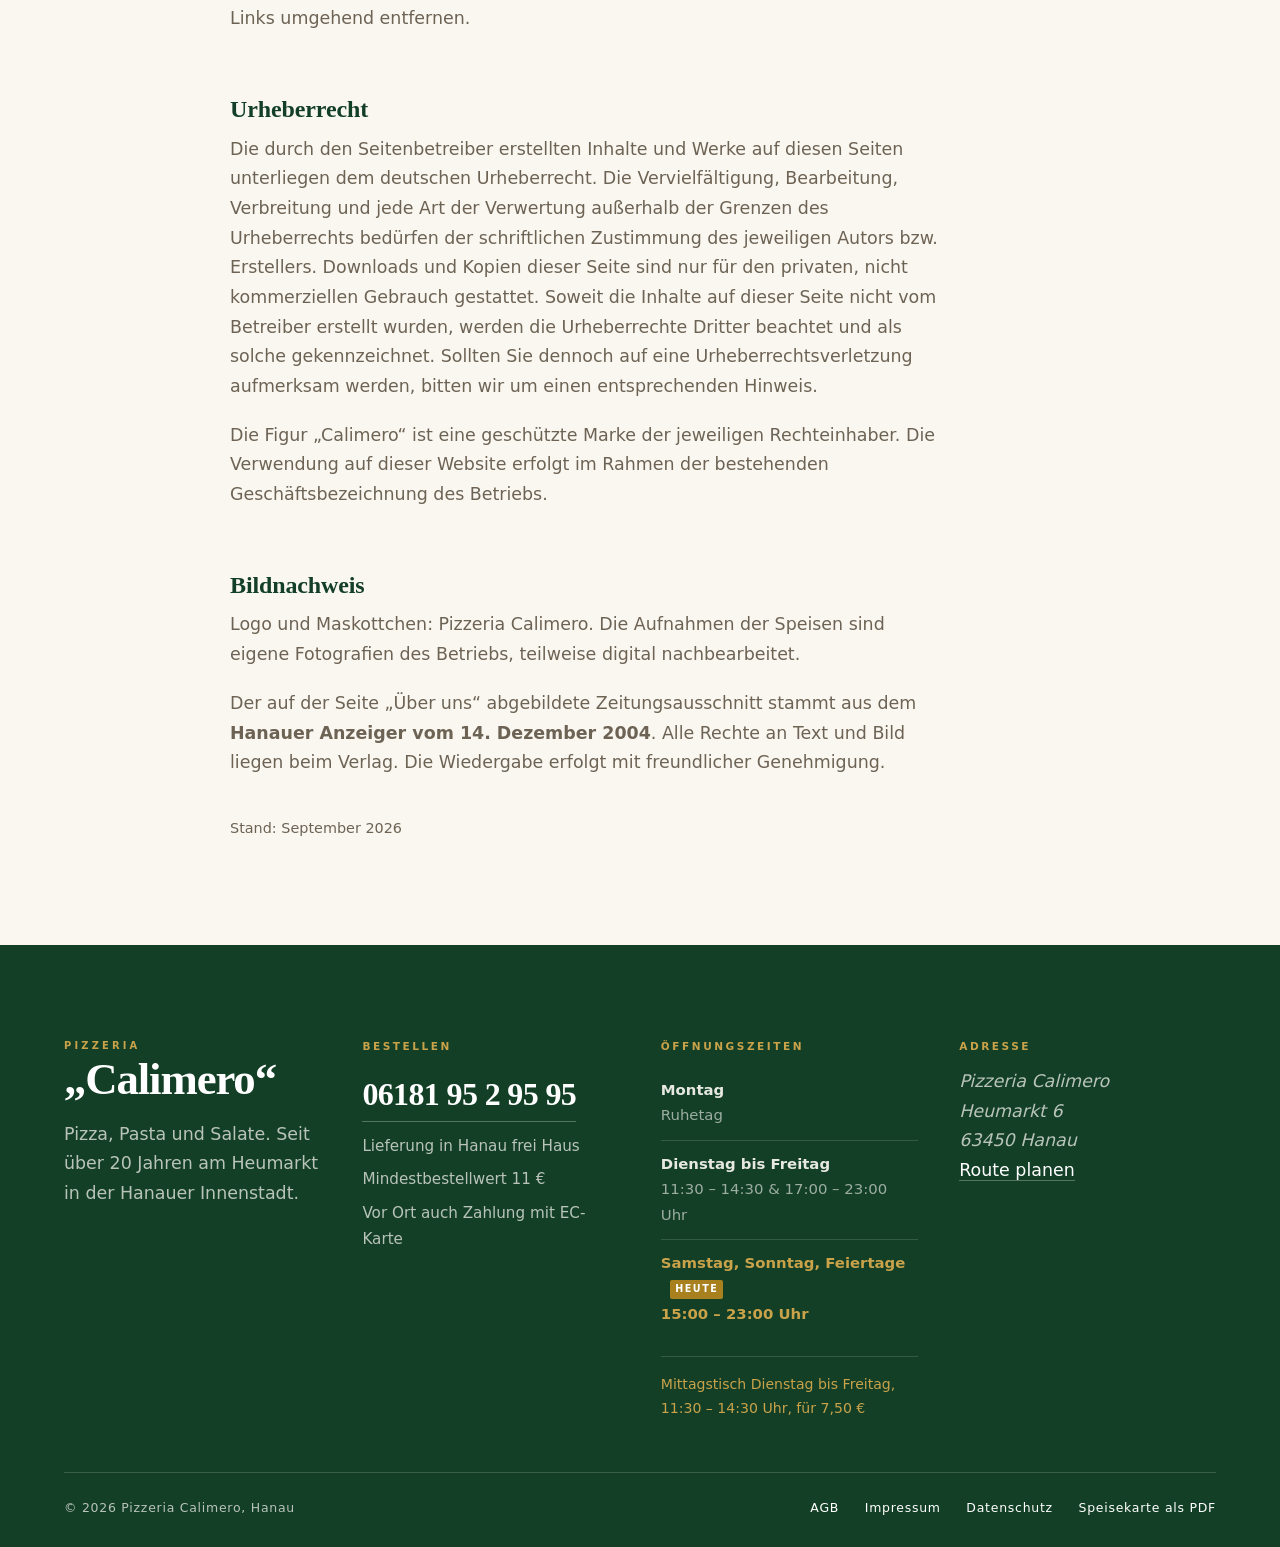
<file: impressum.html>
<!DOCTYPE html>
<!-- Pizzeria Calimero, Stil A Avorio. Build 2026-09-05 12:43, CSS f2eaddb25b -->
<html lang="de" data-build="2026-09-05 12:43">
<head>
<meta charset="utf-8">
<meta name="viewport" content="width=device-width, initial-scale=1">
<title>Impressum | Pizzeria Calimero Hanau</title>
<meta name="description" content="Impressum und Anbieterkennzeichnung der Pizzeria Calimero, Heumarkt 6 in 63450 Hanau, mit Kontaktdaten und Angaben nach § 5 DDG.">
<link rel="canonical" href="https://calimero-hanau.de/impressum.html">
<meta name="robots" content="noindex, follow">
<meta name="theme-color" content="#14532d">
<meta name="color-scheme" content="light">
<meta property="og:type" content="restaurant">
<meta property="og:locale" content="de_DE">
<meta property="og:site_name" content="Pizzeria Calimero Hanau">
<meta property="og:title" content="Impressum | Pizzeria Calimero Hanau">
<meta property="og:description" content="Impressum und Anbieterkennzeichnung der Pizzeria Calimero, Heumarkt 6 in 63450 Hanau, mit Kontaktdaten und Angaben nach § 5 DDG.">
<meta property="og:url" content="https://calimero-hanau.de/impressum.html">
<meta property="og:image" content="https://calimero-hanau.de/assets/img/og-calimero.jpg">
<meta property="og:image:width" content="1200">
<meta property="og:image:height" content="630">
<meta name="twitter:card" content="summary_large_image">
<link rel="icon" href="favicon.ico" sizes="any">
<link rel="icon" type="image/png" href="assets/img/favicon-512.png">
<link rel="apple-touch-icon" href="assets/img/favicon-512.png">
<link rel="stylesheet" href="assets/css/calimero.css?v=f2eaddb25b">
</head>
<body>
<a class="sprung" href="#inhalt">Zum Inhalt springen</a>

<header class="kopf">
  <div class="huelle kopf__innen">
    <a class="kopf__logo" href="index.html" aria-label="Pizzeria Calimero, zur Startseite">
      <img class="kopf__kueken" src="assets/img/calimero-kueken.png" alt=""
           width="350" height="660">
      <span class="wortmarke">
        <em>Pizzeria</em>
        <b>„Calimero“</b>
      </span>
    </a>
    <nav class="kopf__nav" aria-label="Hauptmenü">
      <a href="index.html">Start</a>
      <a href="speisekarte.html">Speisekarte</a>
      <a href="bestellen.html">Bestellen</a>
      <a href="ueber-uns.html">Über uns</a>
      <a href="kontakt.html">Kontakt</a>
    </nav>
    <a class="kopf__tel" href="tel:+4961819529595"><svg viewBox="0 0 24 24" aria-hidden="true"><path d="M6.6 10.8c1.4 2.8 3.8 5.1 6.6 6.6l2.2-2.2c.3-.3.7-.4 1-.2 1.2.4 2.4.6 3.6.6.6 0 1 .4 1 1V20c0 .6-.4 1-1 1C10.6 21 3 13.4 3 4c0-.6.4-1 1-1h3.5c.6 0 1 .4 1 1 0 1.3.2 2.5.6 3.6.1.3 0 .7-.2 1l-2.3 2.2z"/></svg> 06181 95 2 95 95</a>
  </div>
</header>

<main id="inhalt">

<section class="rechtstext">
  <div class="huelle">
    <h1>Impressum</h1>

    <h2>Angaben gemäß § 5 DDG</h2>
    <address>
      Adem Yesiltas<br>
      Inhaber der Pizzeria Calimero<br>
      Heumarkt 6<br>
      63450 Hanau
    </address>

    <h2>Kontakt</h2>
    <p>
      Telefon: <a href="tel:+4961819529595">06181 95 2 95 95</a><br>
      E-Mail: <a href="mailto:hu.calimero@gmail.com">hu.calimero@gmail.com</a>
    </p>

    <h2>Steuernummer</h2>
    <p>2288402446</p>

    <h2>Verbraucherstreitbeilegung</h2>
    <p>Wir sind nicht bereit und nicht verpflichtet, an Streitbeilegungsverfahren vor
    einer Verbraucherschlichtungsstelle teilzunehmen (§ 36 VSBG).</p>

    <h2>Haftung für Inhalte</h2>
    <p>Als Diensteanbieter sind wir für eigene Inhalte auf diesen Seiten nach den
    allgemeinen Gesetzen verantwortlich. Wir sind jedoch nicht verpflichtet, übermittelte
    oder gespeicherte fremde Informationen zu überwachen oder nach Umständen zu forschen,
    die auf eine rechtswidrige Tätigkeit hinweisen. Verpflichtungen zur Entfernung oder
    Sperrung der Nutzung von Informationen nach den allgemeinen Gesetzen bleiben hiervon
    unberührt. Eine diesbezügliche Haftung ist erst ab dem Zeitpunkt der Kenntnis einer
    konkreten Rechtsverletzung möglich. Bei Bekanntwerden entsprechender Rechtsverletzungen
    werden wir diese Inhalte umgehend entfernen.</p>

    <h2>Haftung für Links</h2>
    <p>Unser Angebot enthält Links zu externen Websites Dritter, auf deren Inhalte wir
    keinen Einfluss haben. Deshalb können wir für diese fremden Inhalte auch keine Gewähr
    übernehmen. Für die Inhalte der verlinkten Seiten ist stets der jeweilige Anbieter
    oder Betreiber der Seiten verantwortlich. Die verlinkten Seiten wurden zum Zeitpunkt
    der Verlinkung auf mögliche Rechtsverstöße überprüft, rechtswidrige Inhalte waren
    nicht erkennbar. Eine permanente inhaltliche Kontrolle ohne konkrete Anhaltspunkte
    einer Rechtsverletzung ist nicht zumutbar. Bei Bekanntwerden von Rechtsverletzungen
    werden wir derartige Links umgehend entfernen.</p>

    <h2>Urheberrecht</h2>
    <p>Die durch den Seitenbetreiber erstellten Inhalte und Werke auf diesen Seiten
    unterliegen dem deutschen Urheberrecht. Die Vervielfältigung, Bearbeitung, Verbreitung
    und jede Art der Verwertung außerhalb der Grenzen des Urheberrechts bedürfen der
    schriftlichen Zustimmung des jeweiligen Autors bzw. Erstellers. Downloads und Kopien
    dieser Seite sind nur für den privaten, nicht kommerziellen Gebrauch gestattet.
    Soweit die Inhalte auf dieser Seite nicht vom Betreiber erstellt wurden, werden die
    Urheberrechte Dritter beachtet und als solche gekennzeichnet. Sollten Sie dennoch auf
    eine Urheberrechtsverletzung aufmerksam werden, bitten wir um einen entsprechenden
    Hinweis.</p>
    <p>Die Figur „Calimero“ ist eine geschützte Marke der jeweiligen Rechteinhaber. Die
    Verwendung auf dieser Website erfolgt im Rahmen der bestehenden Geschäftsbezeichnung
    des Betriebs.</p>

    <h2>Bildnachweis</h2>
    <p>Logo und Maskottchen: Pizzeria Calimero. Die Aufnahmen der Speisen sind eigene
    Fotografien des Betriebs, teilweise digital nachbearbeitet.</p>
    <p>Der auf der Seite „Über uns“ abgebildete Zeitungsausschnitt stammt aus dem
    <strong>Hanauer Anzeiger vom 14. Dezember 2004</strong>. Alle Rechte an Text und
    Bild liegen beim Verlag. Die Wiedergabe erfolgt mit freundlicher Genehmigung.</p>

    <p style="margin-top:2.4rem;font-size:.9rem">Stand: September 2026</p>
  </div>
</section>
</main>

<footer class="fuss">
  <div class="huelle">
    <div class="fuss__raster">
      <div>
        <p class="fuss__marke"><span>Pizzeria</span><b>„Calimero“</b></p>
        <p>Pizza, Pasta und Salate. Seit über 20 Jahren am Heumarkt
        in der Hanauer Innenstadt.</p>
      </div>
      <div>
        <h2>Bestellen</h2>
        <a class="fuss__tel" href="tel:+4961819529595">06181 95 2 95 95</a>
        <ul class="fuss__liste">
          <li>Lieferung in Hanau frei Haus</li>
          <li>Mindestbestellwert 11&nbsp;€</li>
          <li>Vor Ort auch Zahlung mit EC-Karte</li>
        </ul>
      </div>
      <div>
        <h2>Öffnungszeiten</h2>
        <ul class="zeiten zeiten--stapel zeiten--kraeftig">
        <li data-tag="1"><span class="zeiten__tag">Montag<b class="zeiten__heute">Heute</b></span><span class="zeiten__zeit">Ruhetag</span></li>
        <li data-tag="2,3,4,5"><span class="zeiten__tag">Dienstag bis Freitag<b class="zeiten__heute">Heute</b></span><span class="zeiten__zeit">11:30 – 14:30 &amp; 17:00 – 23:00 Uhr</span></li>
        <li data-tag="6,0"><span class="zeiten__tag">Samstag, Sonntag, Feiertage<b class="zeiten__heute">Heute</b></span><span class="zeiten__zeit">15:00 – 23:00 Uhr</span></li>
        </ul>
        <p class="fuss__mittag">Mittagstisch Dienstag bis Freitag,
        11:30 – 14:30 Uhr, für 7,50&nbsp;€</p>
      </div>
      <div>
        <h2>Adresse</h2>
        <address>
          Pizzeria Calimero<br>
          Heumarkt 6<br>
          63450 Hanau
        </address>
        <p><a href="https://www.google.com/maps/search/?api=1&amp;query=Heumarkt+6%2C+63450+Hanau" target="_blank" rel="noopener">Route planen</a></p>
      </div>
    </div>
    <div class="fuss__unten">
      <span>© 2026 Pizzeria Calimero, Hanau</span>
      <nav aria-label="Rechtliches">
        <a href="bestellbedingungen.html">AGB</a>
        <a href="impressum.html">Impressum</a>
        <a href="datenschutz.html">Datenschutz</a>
        <a href="speisekarte-calimero-2026.pdf" target="_blank" rel="noopener">Speisekarte als PDF</a>
      </nav>
    </div>
  </div>
</footer>

<aside class="consent" id="hinweis-speicher" hidden aria-label="Hinweis zur Datenspeicherung">
  <h2>Kurz zur Datenspeicherung</h2>
  <p><strong>Keine Werbe- oder Analyse-Cookies, keine Tracker.</strong> Warenkorb und
  Kartenauswahl bleiben lokal in Ihrem Browser. Google Maps lädt erst auf Ihren Klick.</p>
  <div class="consent__tasten">
    <button class="knopf knopf--tel" type="button" data-hinweis-ok>Verstanden</button>
    <a class="knopf knopf--rand" href="datenschutz.html">Mehr dazu</a>
  </div>
</aside>

<div class="aktionsleiste">
  <a class="knopf knopf--dunkel" href="bestellen.html">Jetzt bestellen</a>
  <a class="knopf knopf--rand" href="tel:+4961819529595"><svg viewBox="0 0 24 24" aria-hidden="true"><path d="M6.6 10.8c1.4 2.8 3.8 5.1 6.6 6.6l2.2-2.2c.3-.3.7-.4 1-.2 1.2.4 2.4.6 3.6.6.6 0 1 .4 1 1V20c0 .6-.4 1-1 1C10.6 21 3 13.4 3 4c0-.6.4-1 1-1h3.5c.6 0 1 .4 1 1 0 1.3.2 2.5.6 3.6.1.3 0 .7-.2 1l-2.3 2.2z"/></svg> Anrufen</a>
</div>


<script src="assets/js/calimero.js?v=ff60c7f022" defer></script>
</body>
</html>
</file>
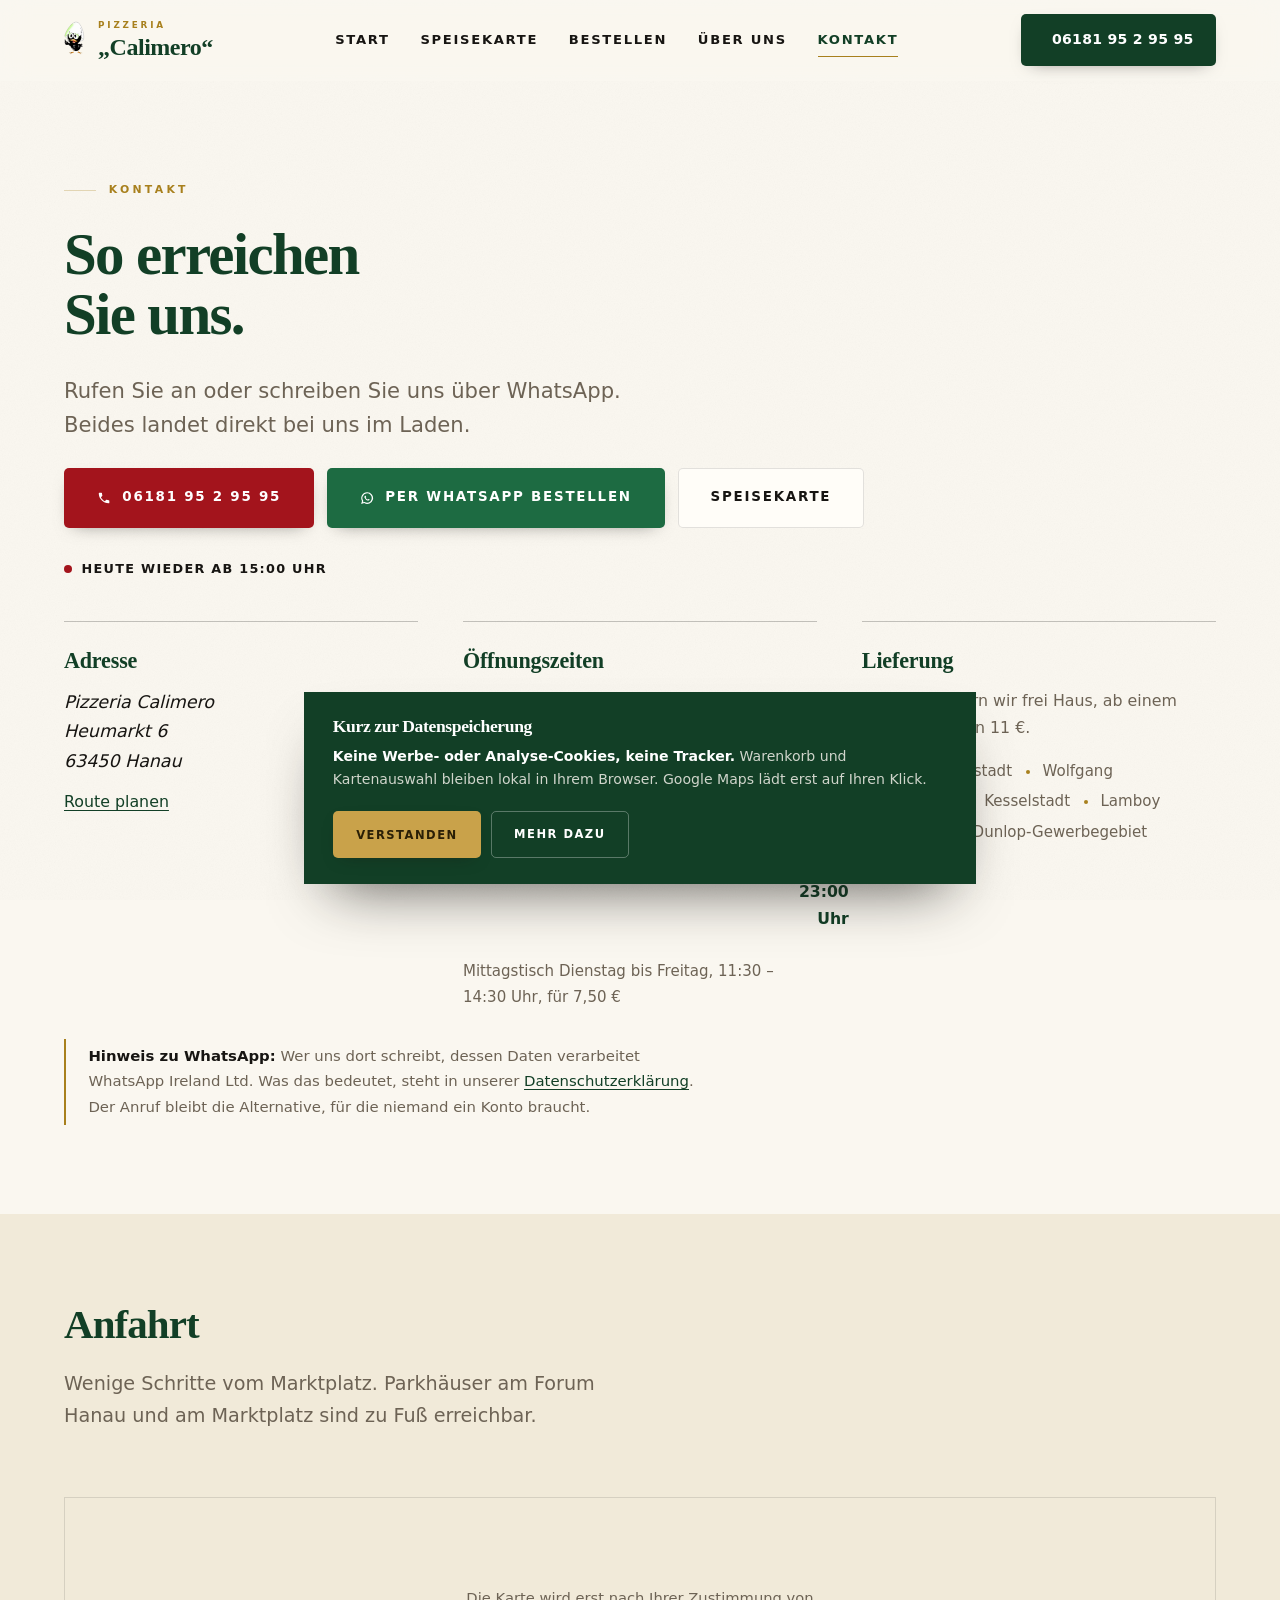
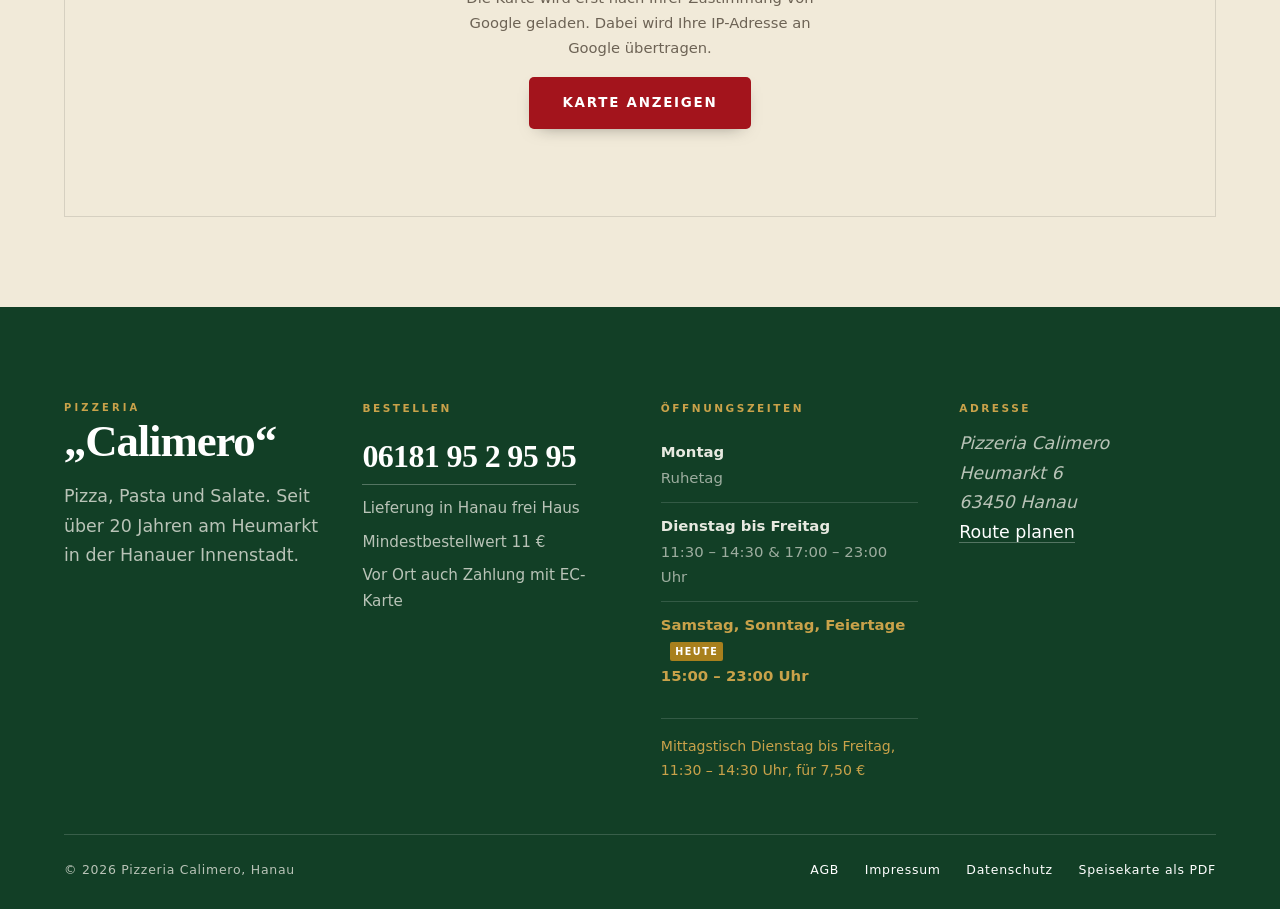
<file: kontakt.html>
<!DOCTYPE html>
<!-- Pizzeria Calimero, Stil A Avorio. Build 2026-09-05 12:43, CSS f2eaddb25b -->
<html lang="de" data-build="2026-09-05 12:43">
<head>
<meta charset="utf-8">
<meta name="viewport" content="width=device-width, initial-scale=1">
<title>Kontakt, Bestellung und Anfahrt | Pizzeria Calimero Hanau</title>
<meta name="description" content="Pizzeria Calimero, Heumarkt 6, 63450 Hanau. Bestellung unter 06181 95 2 95 95, Lieferung in Hanau frei Haus ab 11 €.">
<link rel="canonical" href="https://calimero-hanau.de/kontakt.html">
<meta name="robots" content="index, follow">
<meta name="theme-color" content="#14532d">
<meta name="color-scheme" content="light">
<meta property="og:type" content="restaurant">
<meta property="og:locale" content="de_DE">
<meta property="og:site_name" content="Pizzeria Calimero Hanau">
<meta property="og:title" content="Kontakt, Bestellung und Anfahrt | Pizzeria Calimero Hanau">
<meta property="og:description" content="Pizzeria Calimero, Heumarkt 6, 63450 Hanau. Bestellung unter 06181 95 2 95 95, Lieferung in Hanau frei Haus ab 11 €.">
<meta property="og:url" content="https://calimero-hanau.de/kontakt.html">
<meta property="og:image" content="https://calimero-hanau.de/assets/img/og-calimero.jpg">
<meta property="og:image:width" content="1200">
<meta property="og:image:height" content="630">
<meta name="twitter:card" content="summary_large_image">
<link rel="icon" href="favicon.ico" sizes="any">
<link rel="icon" type="image/png" href="assets/img/favicon-512.png">
<link rel="apple-touch-icon" href="assets/img/favicon-512.png">
<link rel="stylesheet" href="assets/css/calimero.css?v=f2eaddb25b">
</head>
<body>
<a class="sprung" href="#inhalt">Zum Inhalt springen</a>

<header class="kopf">
  <div class="huelle kopf__innen">
    <a class="kopf__logo" href="index.html" aria-label="Pizzeria Calimero, zur Startseite">
      <img class="kopf__kueken" src="assets/img/calimero-kueken.png" alt=""
           width="350" height="660">
      <span class="wortmarke">
        <em>Pizzeria</em>
        <b>„Calimero“</b>
      </span>
    </a>
    <nav class="kopf__nav" aria-label="Hauptmenü">
      <a href="index.html">Start</a>
      <a href="speisekarte.html">Speisekarte</a>
      <a href="bestellen.html">Bestellen</a>
      <a href="ueber-uns.html">Über uns</a>
      <a href="kontakt.html" aria-current="page">Kontakt</a>
    </nav>
    <a class="kopf__tel" href="tel:+4961819529595"><svg viewBox="0 0 24 24" aria-hidden="true"><path d="M6.6 10.8c1.4 2.8 3.8 5.1 6.6 6.6l2.2-2.2c.3-.3.7-.4 1-.2 1.2.4 2.4.6 3.6.6.6 0 1 .4 1 1V20c0 .6-.4 1-1 1C10.6 21 3 13.4 3 4c0-.6.4-1 1-1h3.5c.6 0 1 .4 1 1 0 1.3.2 2.5.6 3.6.1.3 0 .7-.2 1l-2.3 2.2z"/></svg> 06181 95 2 95 95</a>
  </div>
</header>

<main id="inhalt">

<section class="abschnitt">
  <div class="huelle">
    <p class="marke">Kontakt</p>
    <h1>So erreichen<br>Sie uns.</h1>
    <p class="gross">Rufen Sie an oder schreiben Sie uns über WhatsApp.
    Beides landet direkt bei uns im Laden.</p>

    <div class="buehne__tasten" style="margin-top:1.6rem">
      <a class="knopf knopf--dunkel" href="tel:+4961819529595"><svg viewBox="0 0 24 24" aria-hidden="true"><path d="M6.6 10.8c1.4 2.8 3.8 5.1 6.6 6.6l2.2-2.2c.3-.3.7-.4 1-.2 1.2.4 2.4.6 3.6.6.6 0 1 .4 1 1V20c0 .6-.4 1-1 1C10.6 21 3 13.4 3 4c0-.6.4-1 1-1h3.5c.6 0 1 .4 1 1 0 1.3.2 2.5.6 3.6.1.3 0 .7-.2 1l-2.3 2.2z"/></svg> 06181 95 2 95 95</a>
      <a class="knopf knopf--wa" href="#" data-wa><svg viewBox="0 0 24 24" aria-hidden="true"><path d="M12 2a10 10 0 00-8.6 15L2 22l5.2-1.4A10 10 0 1012 2zm0 2a8 8 0 110 16 8 8 0 01-4.2-1.2l-.3-.2-2.5.7.7-2.4-.2-.3A8 8 0 0112 4zm4.3 10.2c-.2-.1-1.3-.7-1.5-.7-.2-.1-.3-.1-.5.1l-.7.8c-.1.2-.3.2-.5.1a6.5 6.5 0 01-3.2-2.8c-.1-.2 0-.4.1-.5l.5-.6c.1-.2.1-.3 0-.5l-.6-1.5c-.2-.4-.4-.4-.5-.4h-.5c-.2 0-.5.1-.7.3-.7.7-.9 1.6-.6 2.6.4 1.3 1.4 2.6 2.7 3.6 1.3 1 2.6 1.4 3.6 1.4.9 0 1.7-.4 2.1-.9.2-.3.3-.6.3-.9v-.4c0-.1-.1-.2-.3-.3z"/></svg> Per WhatsApp bestellen</a>
      <a class="knopf knopf--rand" href="speisekarte.html">Speisekarte</a>
    </div>
    <p><span class="status" data-status
       style="background:var(--carta-tief);border-color:var(--riga);color:var(--inchiostro)">
       <span class="status__punkt"></span><span data-status-text></span></span></p>

    <div class="raster raster--drei" style="margin-top:2.4rem">
      <div class="block">
        <h2>Adresse</h2>
        <address>
          Pizzeria Calimero<br>Heumarkt 6<br>63450 Hanau
        </address>
        <p style="margin-top:.8rem"><a href="https://www.google.com/maps/search/?api=1&amp;query=Heumarkt+6%2C+63450+Hanau" target="_blank" rel="noopener">Route planen</a></p>
      </div>
      <div class="block">
        <h2>Öffnungszeiten</h2>
        <ul class="zeiten zeiten--kraeftig">
        <li data-tag="1"><span class="zeiten__tag">Montag<b class="zeiten__heute">Heute</b></span><span class="zeiten__zeit">Ruhetag</span></li>
        <li data-tag="2,3,4,5"><span class="zeiten__tag">Dienstag bis Freitag<b class="zeiten__heute">Heute</b></span><span class="zeiten__zeit">11:30 – 14:30 &amp; 17:00 – 23:00 Uhr</span></li>
        <li data-tag="6,0"><span class="zeiten__tag">Samstag, Sonntag, Feiertage<b class="zeiten__heute">Heute</b></span><span class="zeiten__zeit">15:00 – 23:00 Uhr</span></li>
        </ul>
        <p style="margin-top:1rem;font-size:.94rem">Mittagstisch Dienstag bis Freitag,
        11:30 – 14:30 Uhr, für 7,50&nbsp;€</p>
      </div>
      <div class="block">
        <h2>Lieferung</h2>
        <p>In Hanau liefern wir frei Haus, ab einem Bestellwert von 11&nbsp;€.</p>
        <ul class="gebiete">
        <li>Hanau Innenstadt</li>
        <li>Wolfgang</li>
        <li>Steinheim</li>
        <li>Kesselstadt</li>
        <li>Lamboy</li>
        <li>Rosenau</li>
        <li>Dunlop-Gewerbegebiet</li>
        </ul>
      </div>
    </div>

    <div class="hinweis" style="margin-top:1.8rem">
      <p><strong>Hinweis zu WhatsApp:</strong> Wer uns dort schreibt, dessen Daten
      verarbeitet WhatsApp Ireland Ltd. Was das bedeutet, steht in unserer
      <a href="datenschutz.html">Datenschutzerklärung</a>. Der Anruf bleibt die
      Alternative, für die niemand ein Konto braucht.</p>
    </div>
  </div>
</section>

<section class="abschnitt abschnitt--tief" style="padding-top:0">
  <div class="huelle" style="padding-top:clamp(3rem,7vw,5.5rem)">
    <div class="abschnitt__kopf">
      <h2>Anfahrt</h2>
      <p>Wenige Schritte vom Marktplatz. Parkhäuser am Forum Hanau und am
      Marktplatz sind zu Fuß erreichbar.</p>
    </div>
    <div class="zweiklick" data-karte="https://www.google.com/maps?q=Heumarkt+6,+63450+Hanau&amp;output=embed">
      <div class="zweiklick__hinweis">
        <p>Die Karte wird erst nach Ihrer Zustimmung von Google geladen. Dabei wird
        Ihre IP-Adresse an Google übertragen.</p>
        <button class="knopf knopf--dunkel" type="button" data-karte-laden>Karte anzeigen</button>
      </div>
    </div>
  </div>
</section>
</main>

<footer class="fuss">
  <div class="huelle">
    <div class="fuss__raster">
      <div>
        <p class="fuss__marke"><span>Pizzeria</span><b>„Calimero“</b></p>
        <p>Pizza, Pasta und Salate. Seit über 20 Jahren am Heumarkt
        in der Hanauer Innenstadt.</p>
      </div>
      <div>
        <h2>Bestellen</h2>
        <a class="fuss__tel" href="tel:+4961819529595">06181 95 2 95 95</a>
        <ul class="fuss__liste">
          <li>Lieferung in Hanau frei Haus</li>
          <li>Mindestbestellwert 11&nbsp;€</li>
          <li>Vor Ort auch Zahlung mit EC-Karte</li>
        </ul>
      </div>
      <div>
        <h2>Öffnungszeiten</h2>
        <ul class="zeiten zeiten--stapel zeiten--kraeftig">
        <li data-tag="1"><span class="zeiten__tag">Montag<b class="zeiten__heute">Heute</b></span><span class="zeiten__zeit">Ruhetag</span></li>
        <li data-tag="2,3,4,5"><span class="zeiten__tag">Dienstag bis Freitag<b class="zeiten__heute">Heute</b></span><span class="zeiten__zeit">11:30 – 14:30 &amp; 17:00 – 23:00 Uhr</span></li>
        <li data-tag="6,0"><span class="zeiten__tag">Samstag, Sonntag, Feiertage<b class="zeiten__heute">Heute</b></span><span class="zeiten__zeit">15:00 – 23:00 Uhr</span></li>
        </ul>
        <p class="fuss__mittag">Mittagstisch Dienstag bis Freitag,
        11:30 – 14:30 Uhr, für 7,50&nbsp;€</p>
      </div>
      <div>
        <h2>Adresse</h2>
        <address>
          Pizzeria Calimero<br>
          Heumarkt 6<br>
          63450 Hanau
        </address>
        <p><a href="https://www.google.com/maps/search/?api=1&amp;query=Heumarkt+6%2C+63450+Hanau" target="_blank" rel="noopener">Route planen</a></p>
      </div>
    </div>
    <div class="fuss__unten">
      <span>© 2026 Pizzeria Calimero, Hanau</span>
      <nav aria-label="Rechtliches">
        <a href="bestellbedingungen.html">AGB</a>
        <a href="impressum.html">Impressum</a>
        <a href="datenschutz.html">Datenschutz</a>
        <a href="speisekarte-calimero-2026.pdf" target="_blank" rel="noopener">Speisekarte als PDF</a>
      </nav>
    </div>
  </div>
</footer>

<aside class="consent" id="hinweis-speicher" hidden aria-label="Hinweis zur Datenspeicherung">
  <h2>Kurz zur Datenspeicherung</h2>
  <p><strong>Keine Werbe- oder Analyse-Cookies, keine Tracker.</strong> Warenkorb und
  Kartenauswahl bleiben lokal in Ihrem Browser. Google Maps lädt erst auf Ihren Klick.</p>
  <div class="consent__tasten">
    <button class="knopf knopf--tel" type="button" data-hinweis-ok>Verstanden</button>
    <a class="knopf knopf--rand" href="datenschutz.html">Mehr dazu</a>
  </div>
</aside>

<div class="aktionsleiste">
  <a class="knopf knopf--dunkel" href="bestellen.html">Jetzt bestellen</a>
  <a class="knopf knopf--rand" href="tel:+4961819529595"><svg viewBox="0 0 24 24" aria-hidden="true"><path d="M6.6 10.8c1.4 2.8 3.8 5.1 6.6 6.6l2.2-2.2c.3-.3.7-.4 1-.2 1.2.4 2.4.6 3.6.6.6 0 1 .4 1 1V20c0 .6-.4 1-1 1C10.6 21 3 13.4 3 4c0-.6.4-1 1-1h3.5c.6 0 1 .4 1 1 0 1.3.2 2.5.6 3.6.1.3 0 .7-.2 1l-2.3 2.2z"/></svg> Anrufen</a>
</div>


<script src="assets/js/calimero.js?v=ff60c7f022" defer></script>
</body>
</html>
</file>
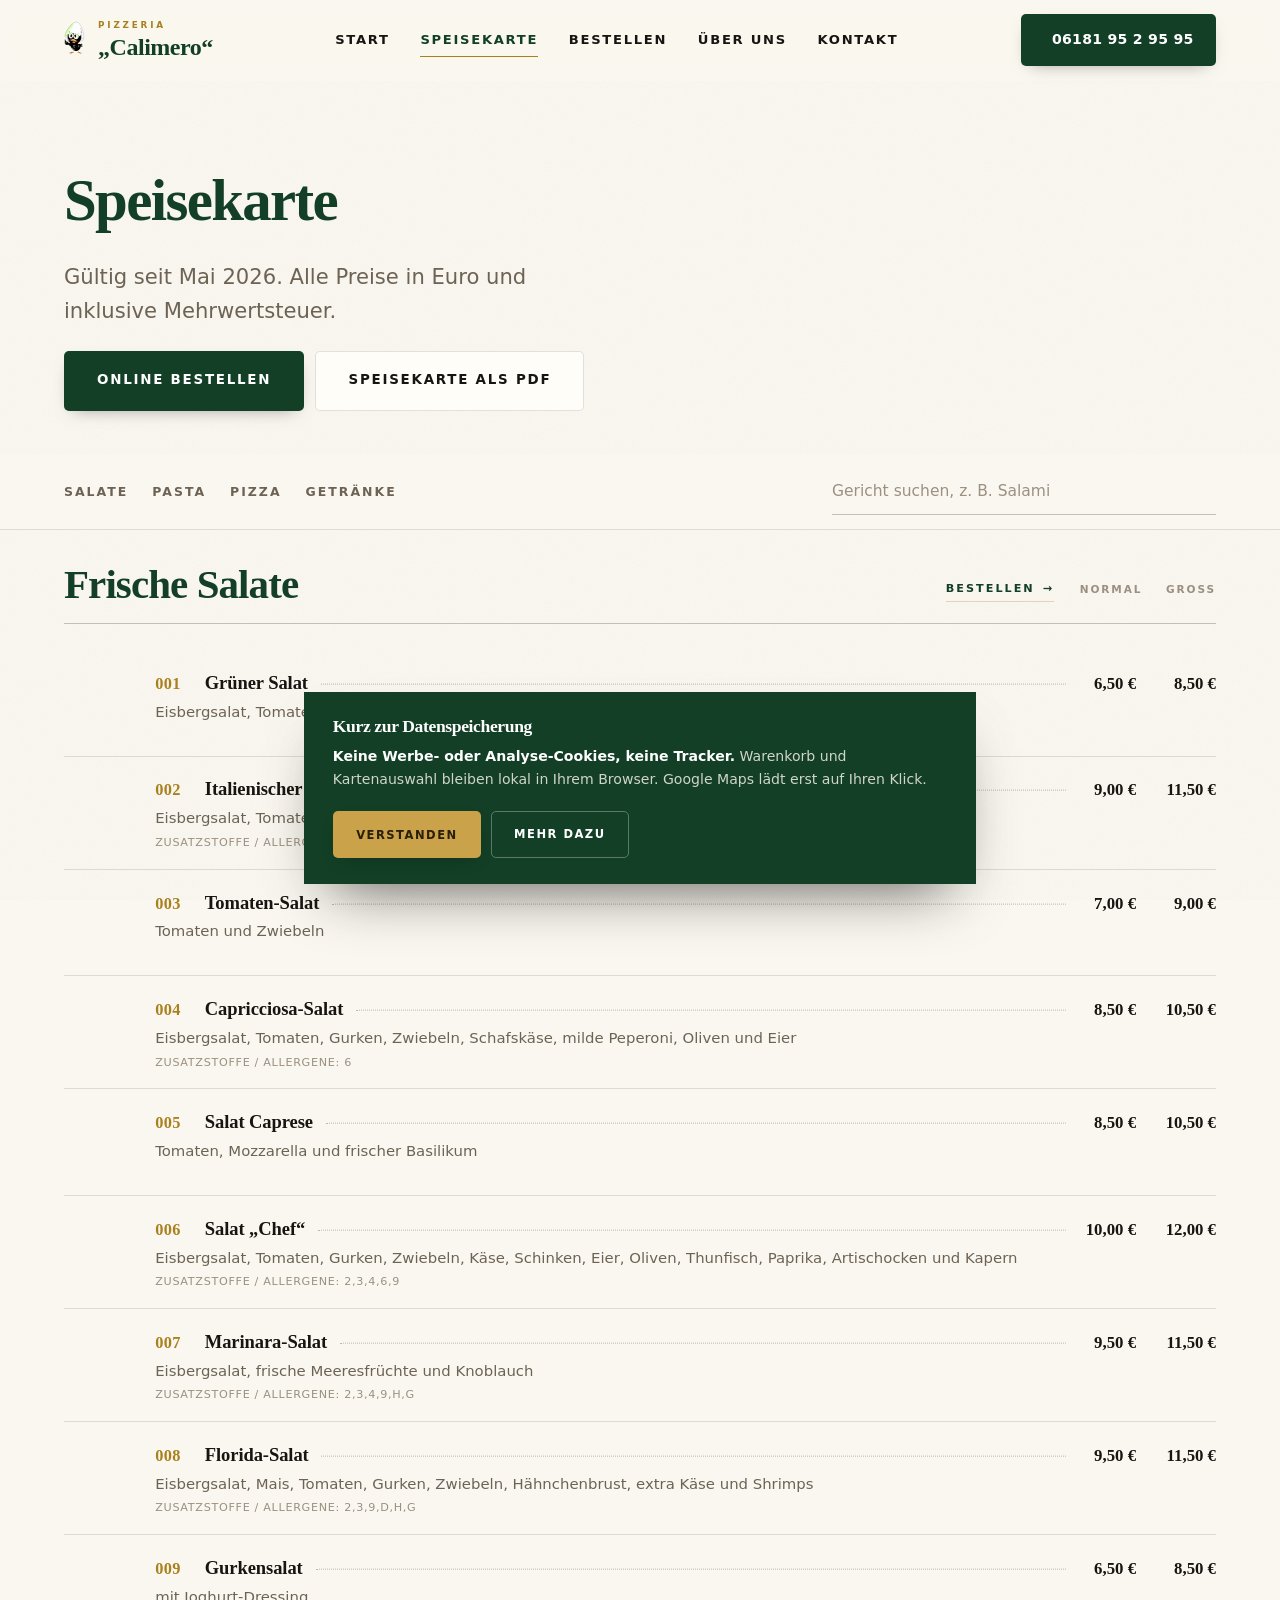
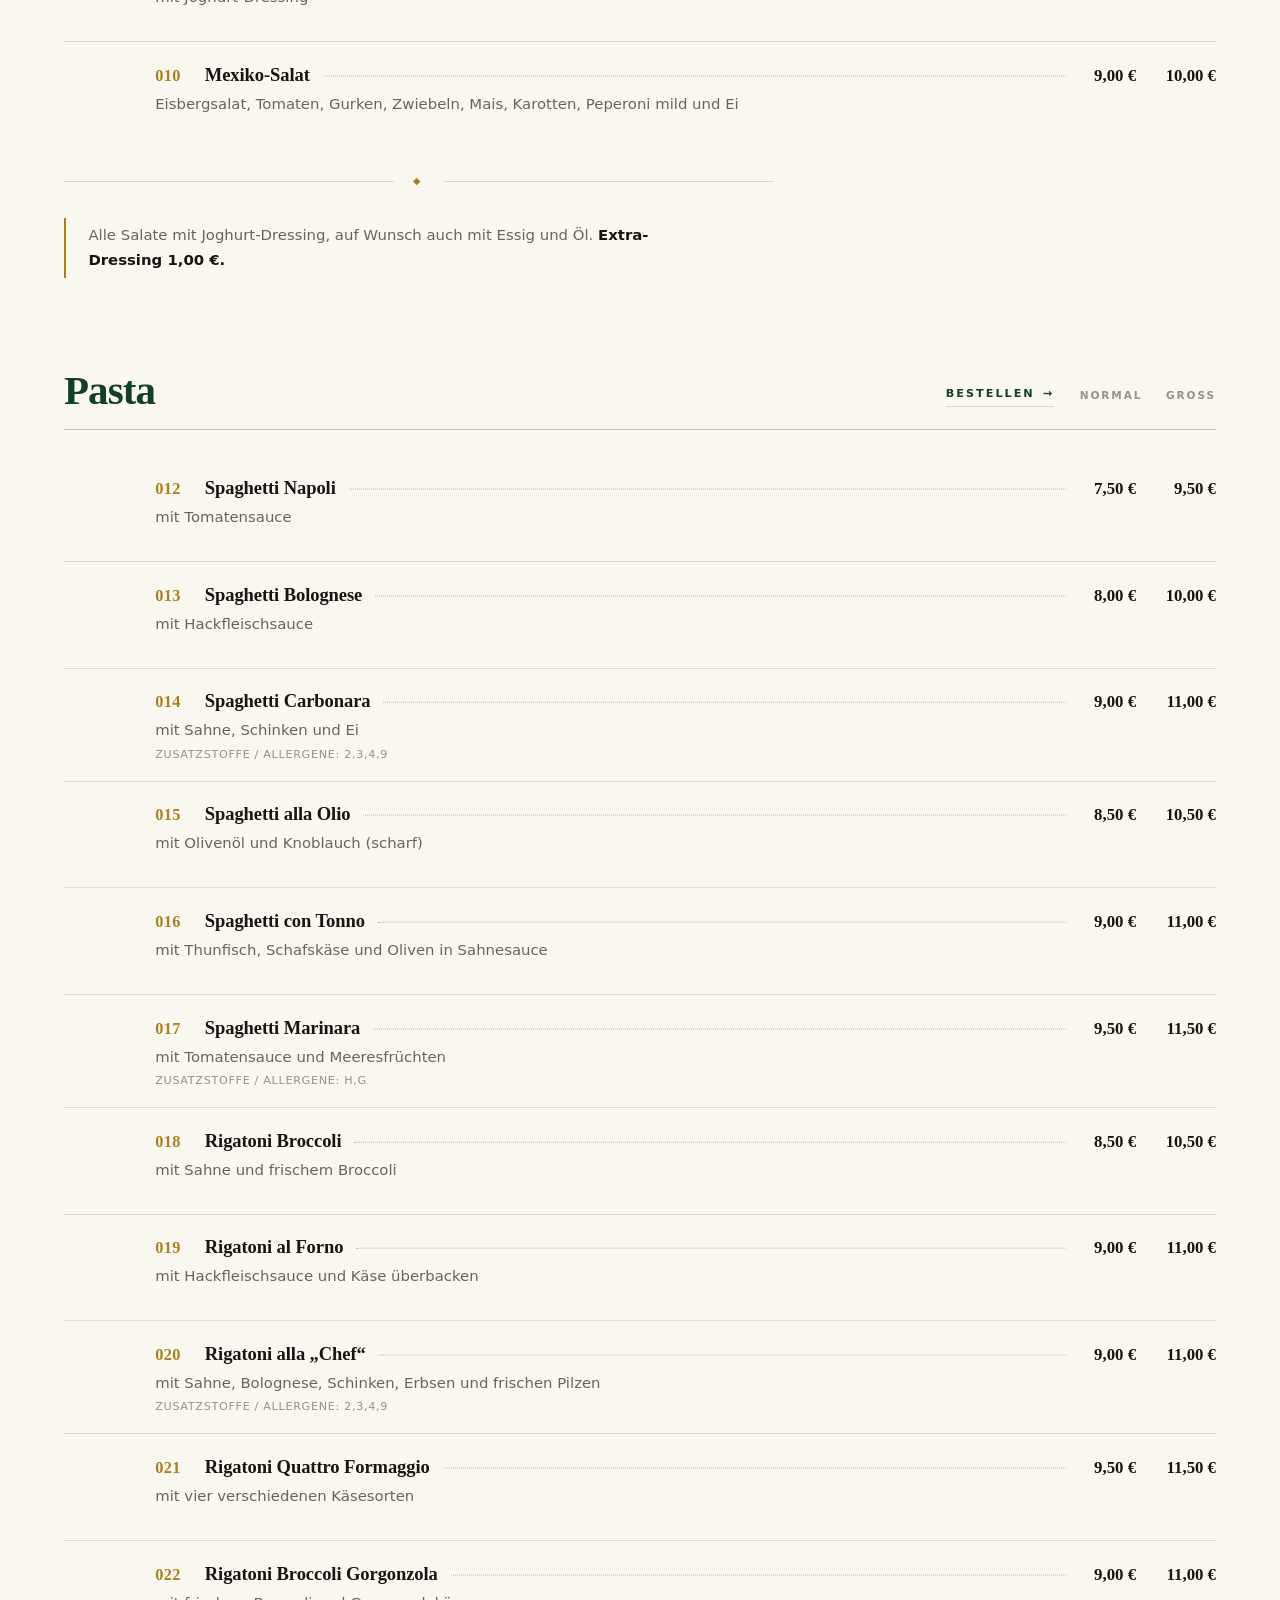
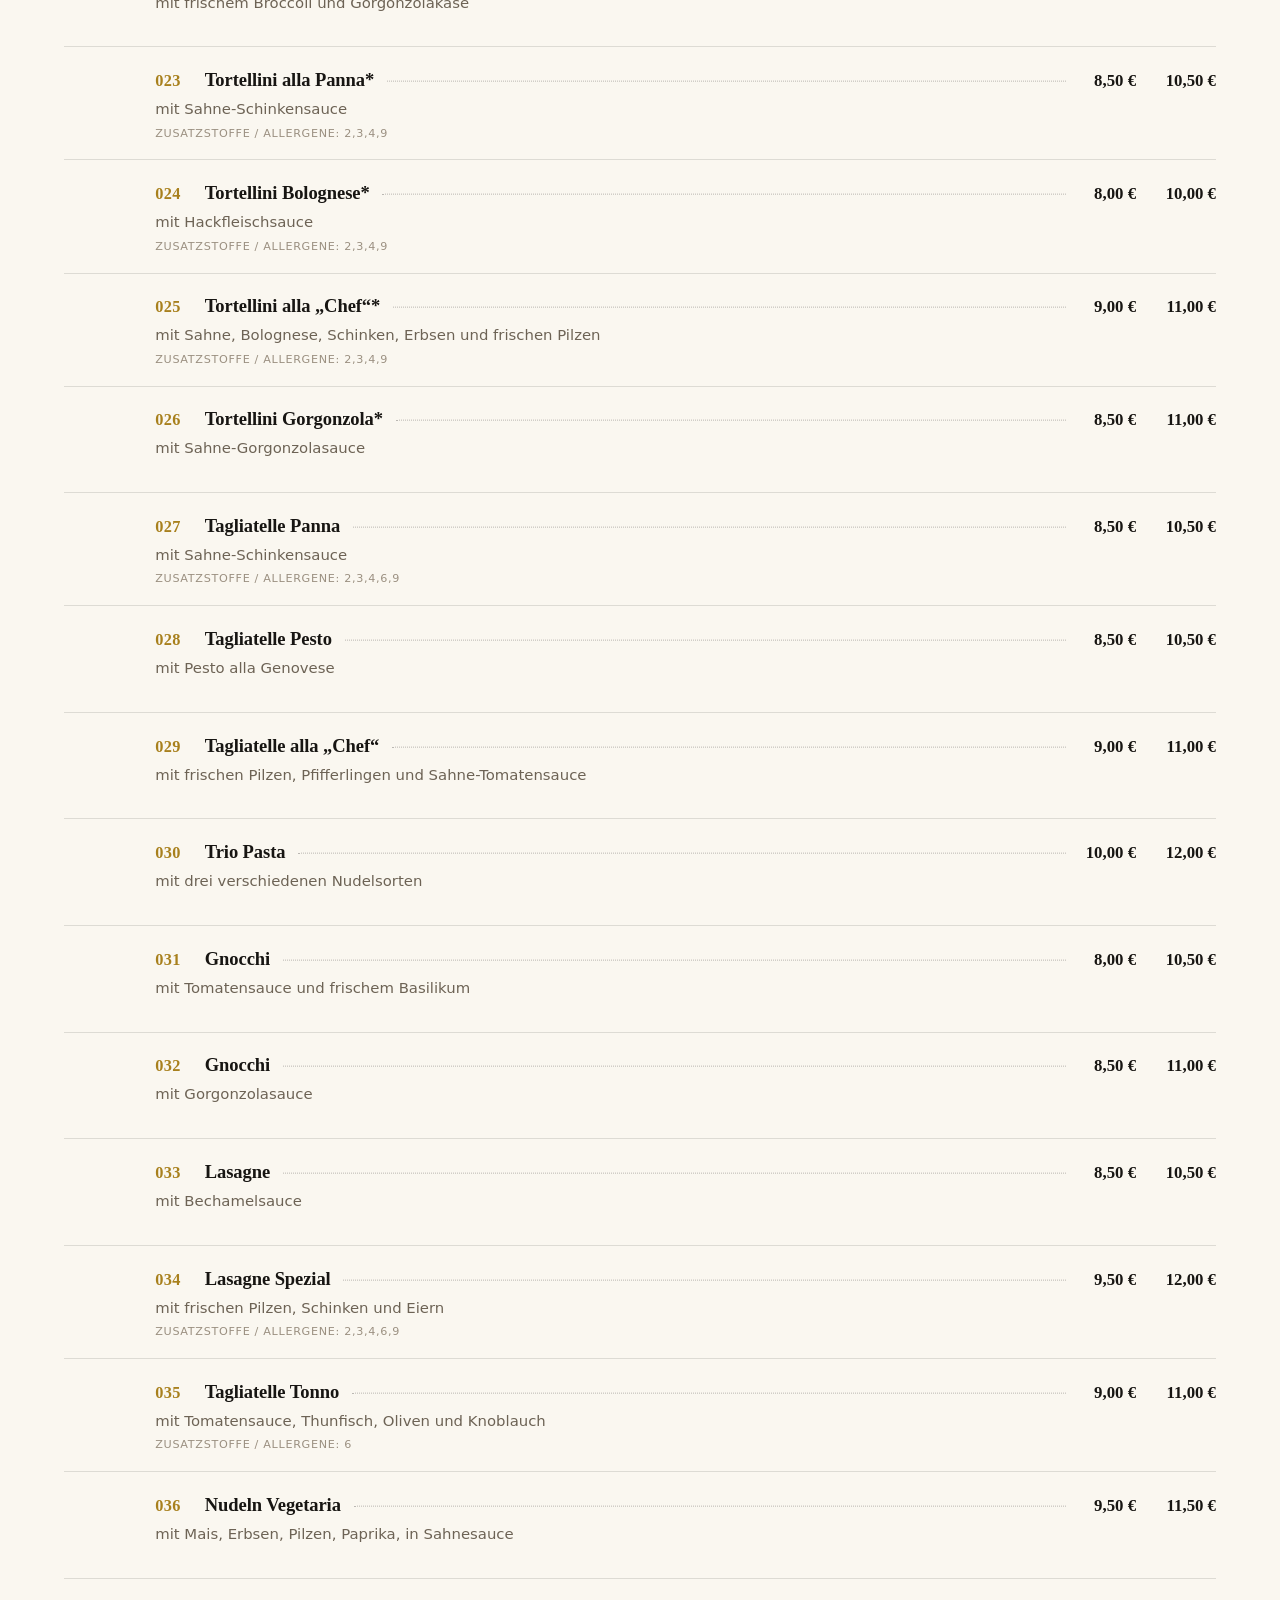
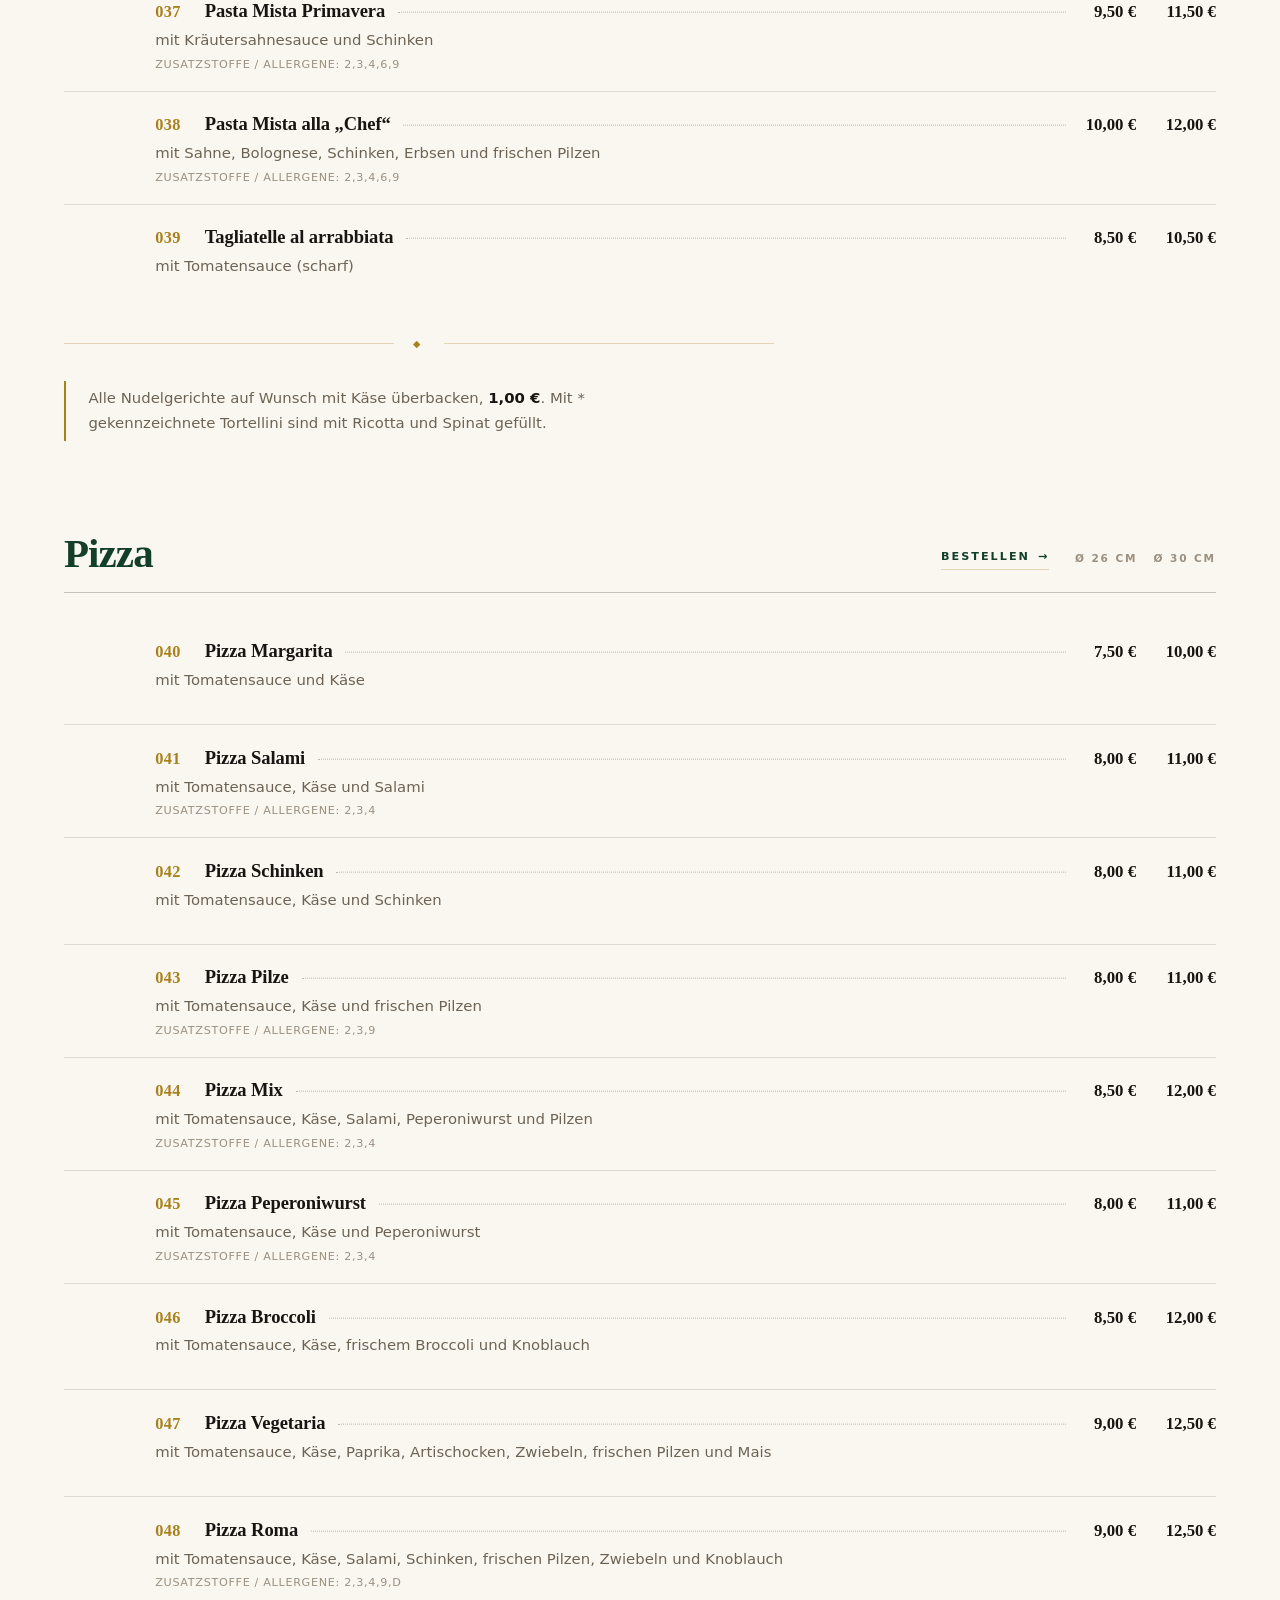
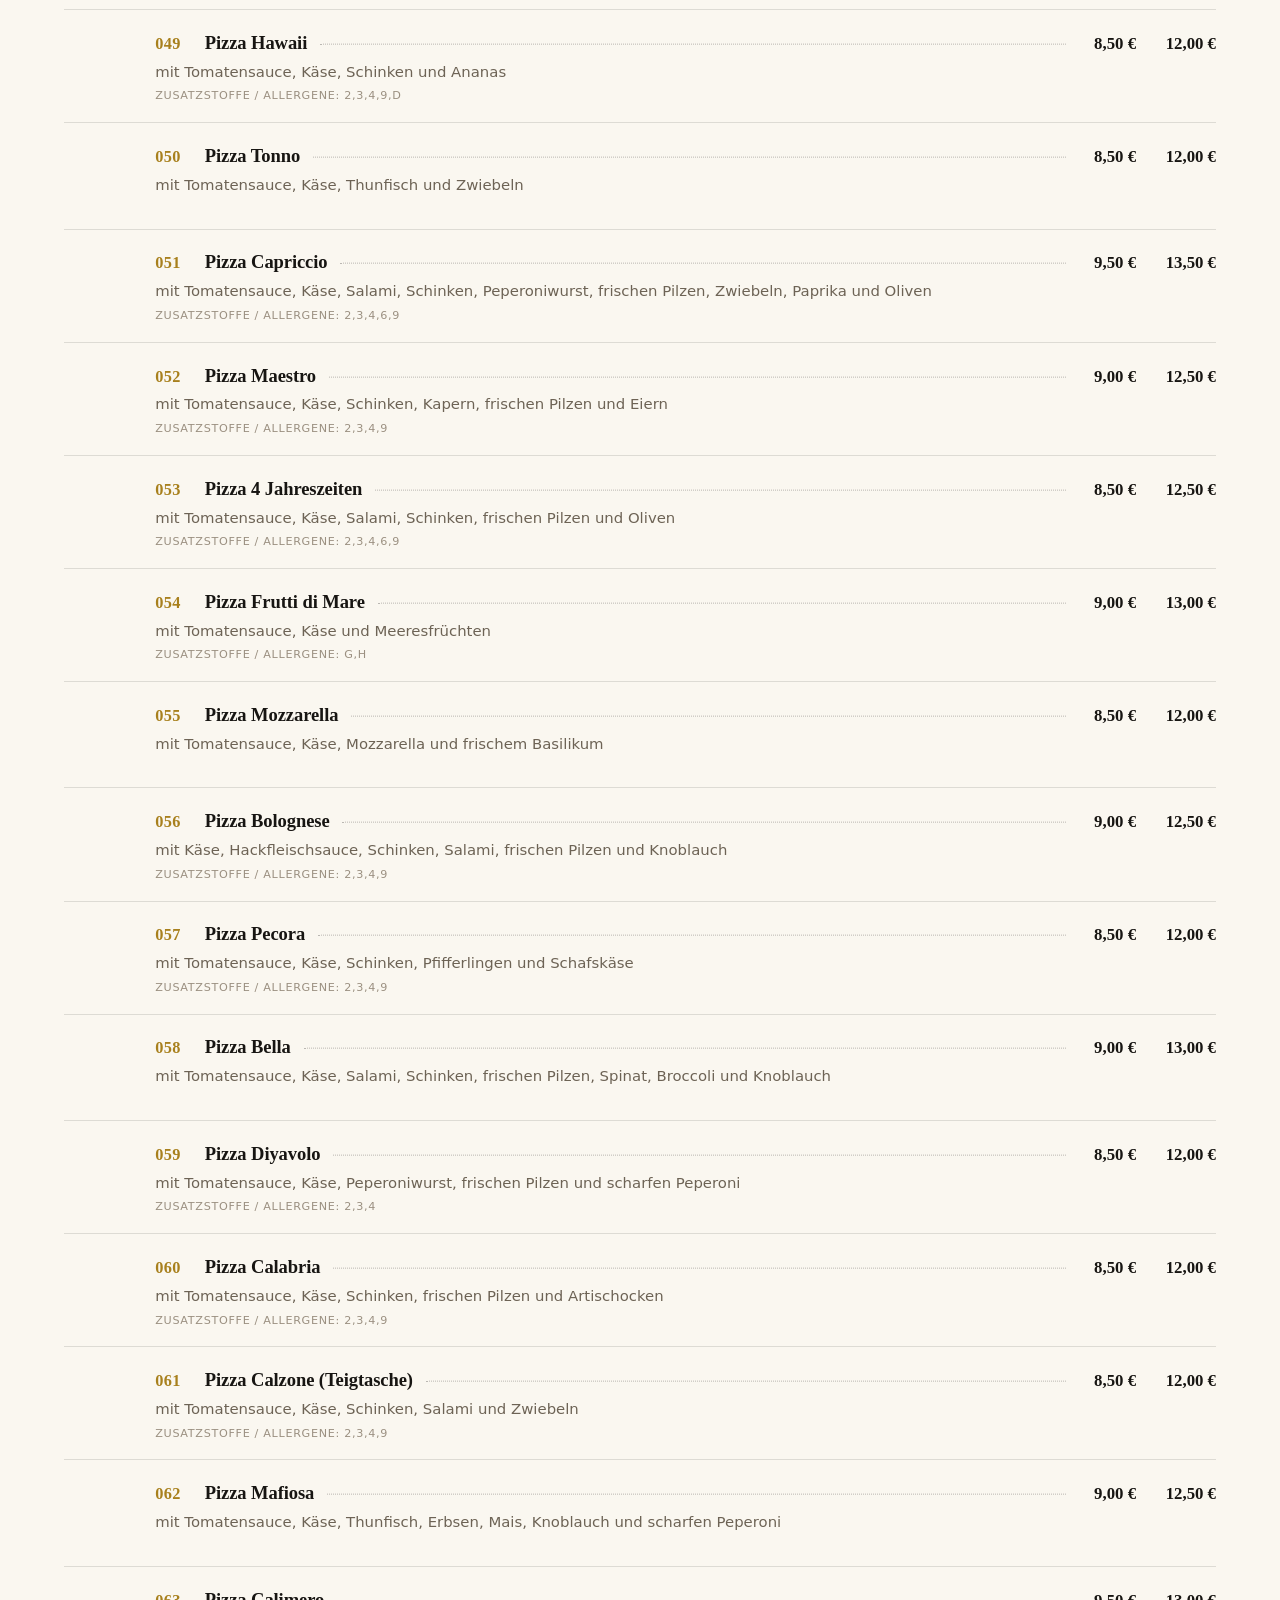
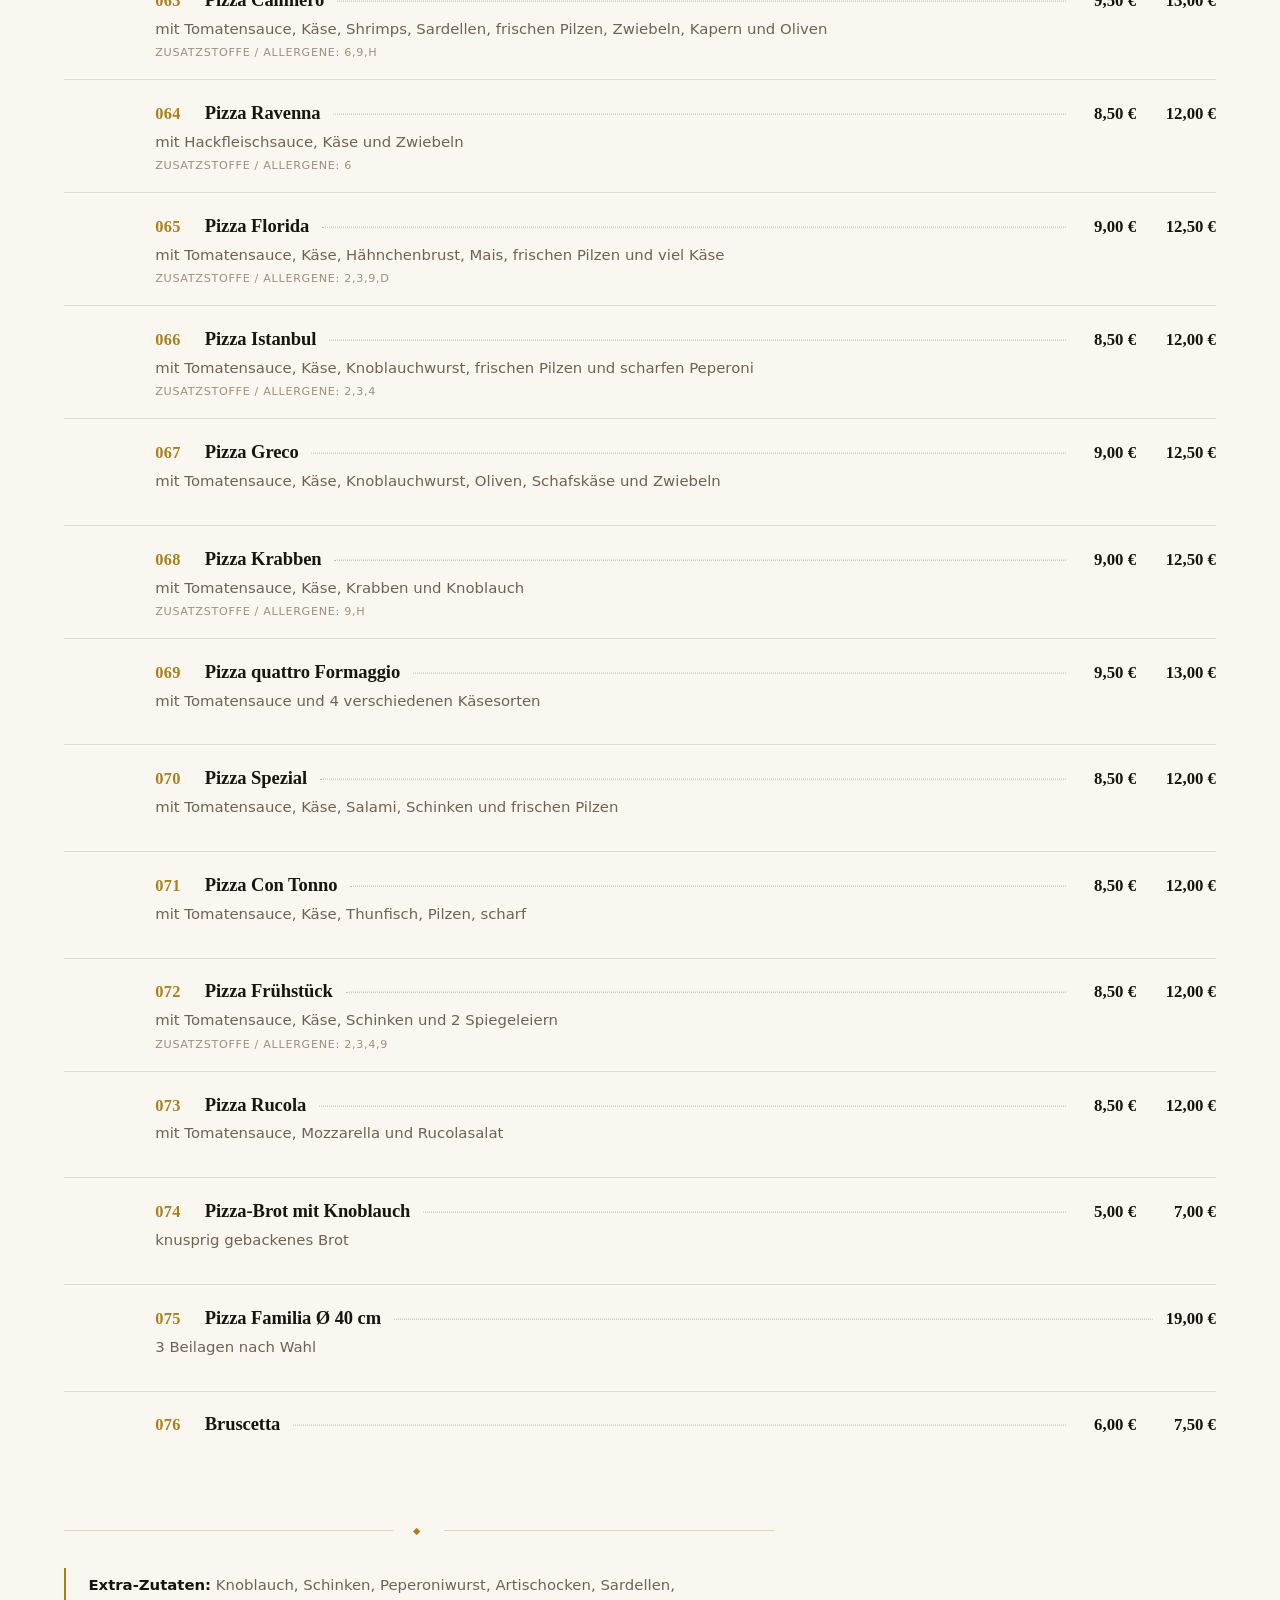
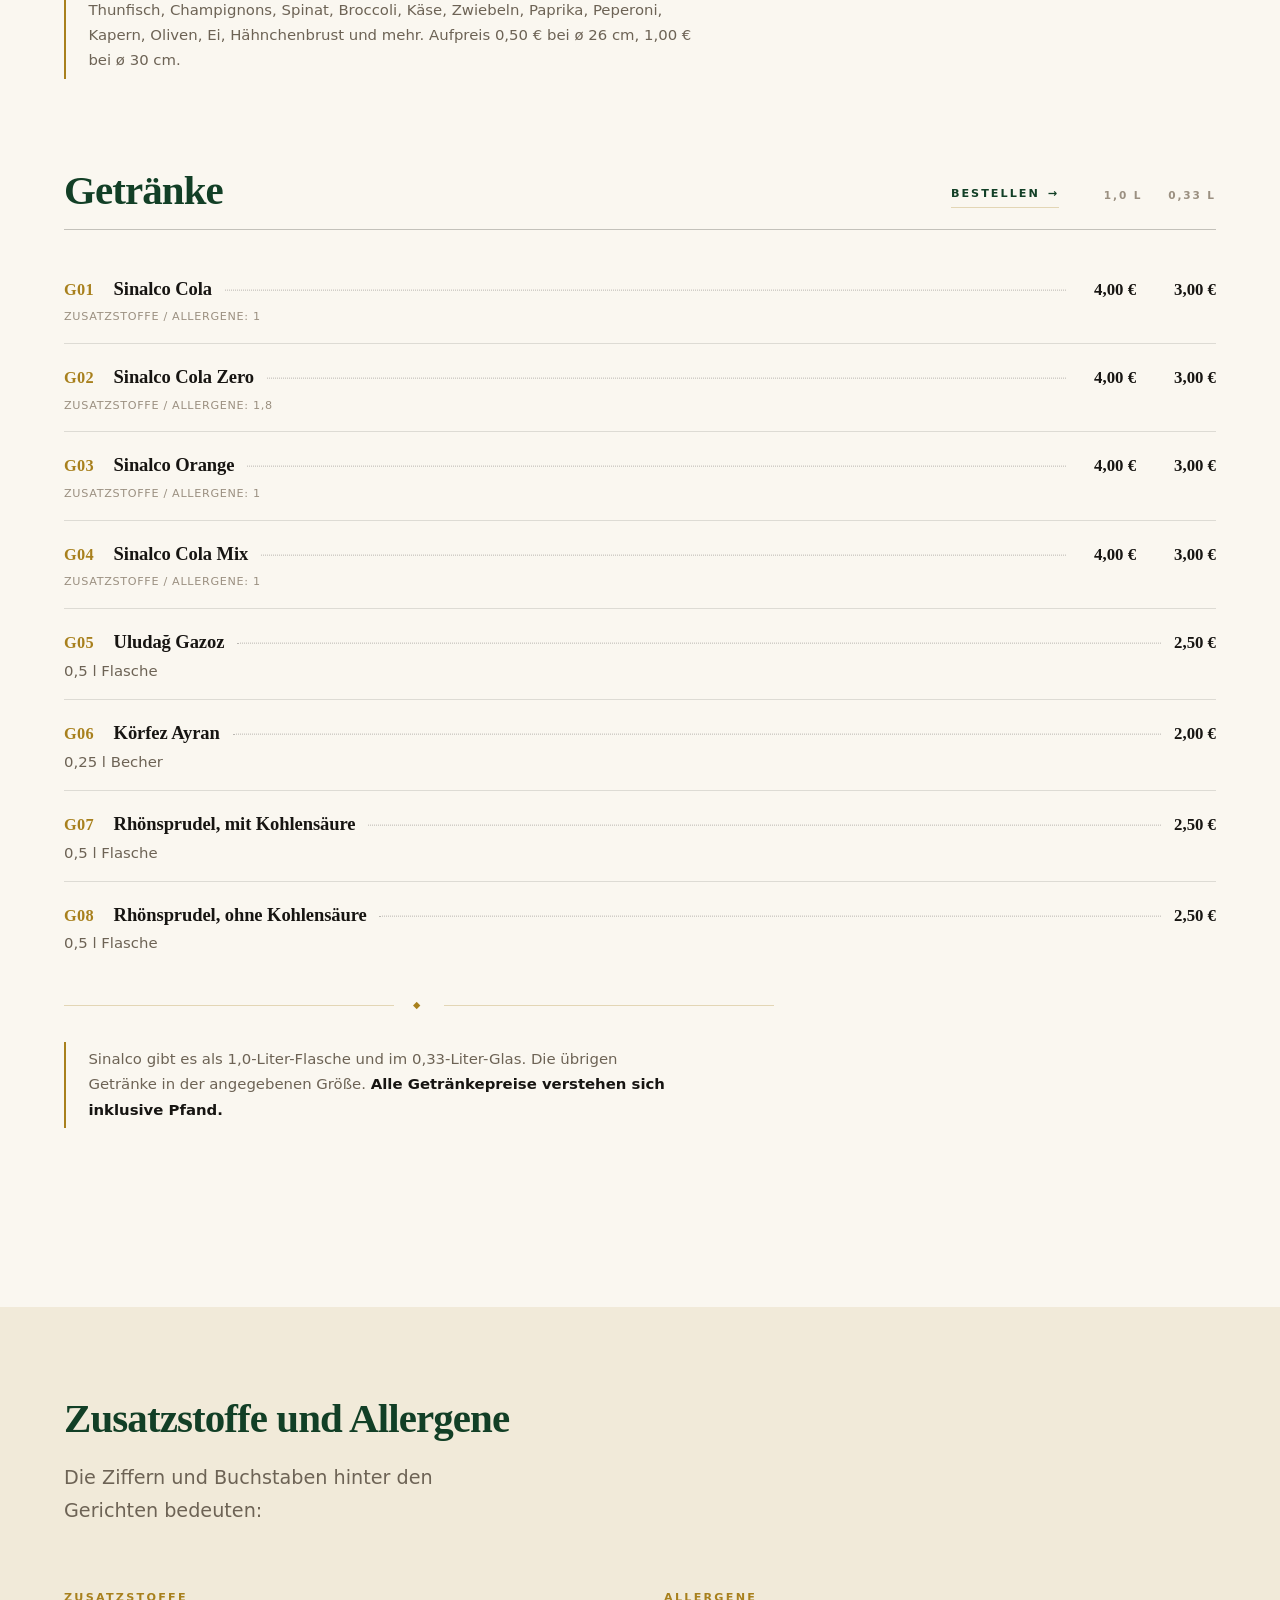
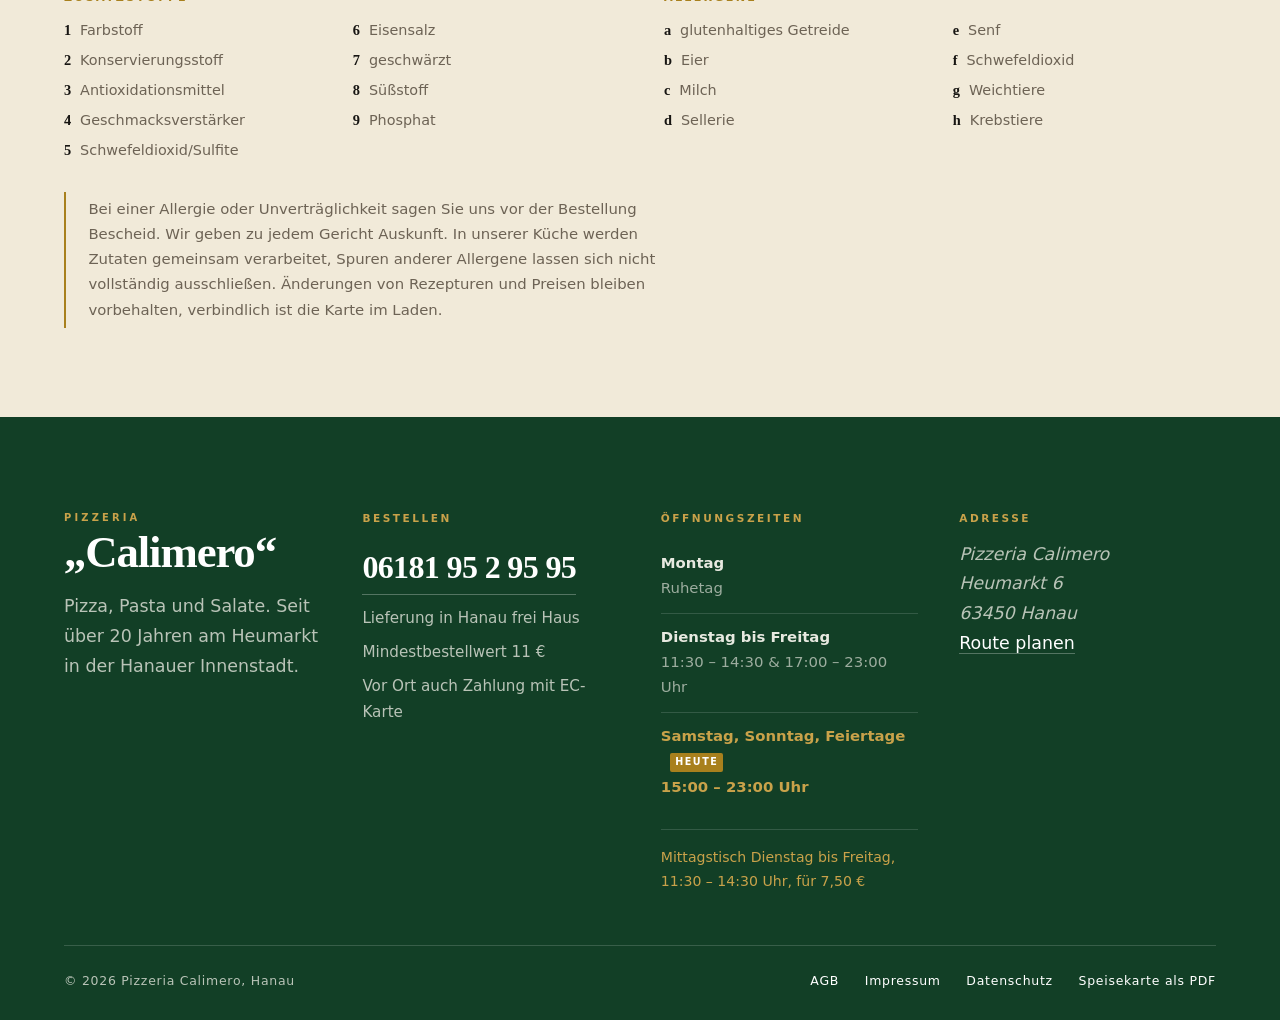
<file: speisekarte.html>
<!DOCTYPE html>
<!-- Pizzeria Calimero, Stil A Avorio. Build 2026-09-05 12:43, CSS f2eaddb25b -->
<html lang="de" data-build="2026-09-05 12:43">
<head>
<meta charset="utf-8">
<meta name="viewport" content="width=device-width, initial-scale=1">
<title>Speisekarte – Pizza, Pasta und Salate | Pizzeria Calimero Hanau</title>
<meta name="description" content="Die komplette Speisekarte der Pizzeria Calimero am Heumarkt in Hanau: 75 Gerichte, Pizza ab 7,50 €, Pasta, Salate, mit Preisen und Allergenen. Auch als PDF.">
<link rel="canonical" href="https://calimero-hanau.de/speisekarte.html">
<meta name="robots" content="index, follow">
<meta name="theme-color" content="#14532d">
<meta name="color-scheme" content="light">
<meta property="og:type" content="restaurant">
<meta property="og:locale" content="de_DE">
<meta property="og:site_name" content="Pizzeria Calimero Hanau">
<meta property="og:title" content="Speisekarte – Pizza, Pasta und Salate | Pizzeria Calimero Hanau">
<meta property="og:description" content="Die komplette Speisekarte der Pizzeria Calimero am Heumarkt in Hanau: 75 Gerichte, Pizza ab 7,50 €, Pasta, Salate, mit Preisen und Allergenen. Auch als PDF.">
<meta property="og:url" content="https://calimero-hanau.de/speisekarte.html">
<meta property="og:image" content="https://calimero-hanau.de/assets/img/og-calimero.jpg">
<meta property="og:image:width" content="1200">
<meta property="og:image:height" content="630">
<meta name="twitter:card" content="summary_large_image">
<link rel="icon" href="favicon.ico" sizes="any">
<link rel="icon" type="image/png" href="assets/img/favicon-512.png">
<link rel="apple-touch-icon" href="assets/img/favicon-512.png">
<link rel="stylesheet" href="assets/css/calimero.css?v=f2eaddb25b">
<script type="application/ld+json">
{"@context":"https://schema.org","@type":"Menu","name":"Speisekarte Pizzeria Calimero",
"inLanguage":"de-DE","url":"https://calimero-hanau.de/speisekarte.html",
"hasMenuSection":[
{"@type":"MenuSection","name":"Frische Salate"},
{"@type":"MenuSection","name":"Pasta"},
{"@type":"MenuSection","name":"Pizza"}]}
</script>
</head>
<body>
<a class="sprung" href="#inhalt">Zum Inhalt springen</a>

<header class="kopf">
  <div class="huelle kopf__innen">
    <a class="kopf__logo" href="index.html" aria-label="Pizzeria Calimero, zur Startseite">
      <img class="kopf__kueken" src="assets/img/calimero-kueken.png" alt=""
           width="350" height="660">
      <span class="wortmarke">
        <em>Pizzeria</em>
        <b>„Calimero“</b>
      </span>
    </a>
    <nav class="kopf__nav" aria-label="Hauptmenü">
      <a href="index.html">Start</a>
      <a href="speisekarte.html" aria-current="page">Speisekarte</a>
      <a href="bestellen.html">Bestellen</a>
      <a href="ueber-uns.html">Über uns</a>
      <a href="kontakt.html">Kontakt</a>
    </nav>
    <a class="kopf__tel" href="tel:+4961819529595"><svg viewBox="0 0 24 24" aria-hidden="true"><path d="M6.6 10.8c1.4 2.8 3.8 5.1 6.6 6.6l2.2-2.2c.3-.3.7-.4 1-.2 1.2.4 2.4.6 3.6.6.6 0 1 .4 1 1V20c0 .6-.4 1-1 1C10.6 21 3 13.4 3 4c0-.6.4-1 1-1h3.5c.6 0 1 .4 1 1 0 1.3.2 2.5.6 3.6.1.3 0 .7-.2 1l-2.3 2.2z"/></svg> 06181 95 2 95 95</a>
  </div>
</header>

<main id="inhalt">

<section class="abschnitt" style="padding-bottom:1.5rem">
  <div class="huelle">
    <h1>Speisekarte</h1>
    <p class="gross">Gültig seit Mai 2026. Alle Preise in Euro und inklusive
    Mehrwertsteuer.</p>
    <p style="display:flex;flex-wrap:wrap;gap:.7rem">
      <a class="knopf knopf--tel" href="bestellen.html">Online bestellen</a>
      <a class="knopf knopf--rand" href="speisekarte-calimero-2026.pdf" target="_blank" rel="noopener">
      Speisekarte als PDF</a>
    </p>
  </div>
</section>

<div class="karte-nav">
  <div class="huelle karte-nav__innen">
    <div class="karte-nav__gruppe">
      <a href="#salate">Salate</a>
      <a href="#pasta">Pasta</a>
      <a href="#pizza">Pizza</a>
      <a href="#getraenke">Getränke</a>
    </div>
    <div class="suche">
      <label class="nur-sr" for="karte-suche">Speisekarte durchsuchen</label>
      <input id="karte-suche" type="search" inputmode="search"
             placeholder="Gericht suchen, z. B. Salami"
             autocomplete="off">
      <button class="suche__leeren" type="button" aria-label="Suche zurücksetzen">×</button>
    </div>
  </div>
</div>

<section class="abschnitt" style="padding-top:2rem">
  <div class="huelle">
    <section class="gruppe" id="salate" data-leer="nein">
  <div class="gruppe__kopf">
    <h2>Frische Salate</h2>
    <span class="gruppe__rechts"><a class="gruppe__bestellen" href="bestellen.html#salate">Bestellen</a><span class="gruppe__masse"><span>Normal</span><span>Groß</span></span></span>
  </div>
  
  <ul class="gerichte">
<li class="gericht" id="nr-001">
  <span class="gericht__bild gericht__bild--leer" aria-hidden="true"></span>
  <span class="gericht__mitte">
    <span class="gericht__zeile">
      <span class="gericht__name"><i class="gericht__nr">001</i>Grüner Salat</span>
      <span class="gericht__fuehrung" aria-hidden="true"></span>
      <span class="gericht__preise"><span>6,50&nbsp;€</span><span>8,50&nbsp;€</span></span>
    </span>
    <span class="gericht__zutaten">Eisbergsalat, Tomaten, Gurken und Zwiebeln</span>
  </span>
</li>
<li class="gericht" id="nr-002">
  <span class="gericht__bild gericht__bild--leer" aria-hidden="true"></span>
  <span class="gericht__mitte">
    <span class="gericht__zeile">
      <span class="gericht__name"><i class="gericht__nr">002</i>Italienischer Salat</span>
      <span class="gericht__fuehrung" aria-hidden="true"></span>
      <span class="gericht__preise"><span>9,00&nbsp;€</span><span>11,50&nbsp;€</span></span>
    </span>
    <span class="gericht__zutaten">Eisbergsalat, Tomaten, Gurken, Zwiebeln, Käse, Schinken, Eier, Thunfisch und Oliven</span>
    <span class="gericht__code">Zusatzstoffe / Allergene: 2,3,4,6,9</span>
  </span>
</li>
<li class="gericht" id="nr-003">
  <span class="gericht__bild gericht__bild--leer" aria-hidden="true"></span>
  <span class="gericht__mitte">
    <span class="gericht__zeile">
      <span class="gericht__name"><i class="gericht__nr">003</i>Tomaten-Salat</span>
      <span class="gericht__fuehrung" aria-hidden="true"></span>
      <span class="gericht__preise"><span>7,00&nbsp;€</span><span>9,00&nbsp;€</span></span>
    </span>
    <span class="gericht__zutaten">Tomaten und Zwiebeln</span>
  </span>
</li>
<li class="gericht" id="nr-004">
  <span class="gericht__bild gericht__bild--leer" aria-hidden="true"></span>
  <span class="gericht__mitte">
    <span class="gericht__zeile">
      <span class="gericht__name"><i class="gericht__nr">004</i>Capricciosa-Salat</span>
      <span class="gericht__fuehrung" aria-hidden="true"></span>
      <span class="gericht__preise"><span>8,50&nbsp;€</span><span>10,50&nbsp;€</span></span>
    </span>
    <span class="gericht__zutaten">Eisbergsalat, Tomaten, Gurken, Zwiebeln, Schafskäse, milde Peperoni, Oliven und Eier</span>
    <span class="gericht__code">Zusatzstoffe / Allergene: 6</span>
  </span>
</li>
<li class="gericht" id="nr-005">
  <span class="gericht__bild gericht__bild--leer" aria-hidden="true"></span>
  <span class="gericht__mitte">
    <span class="gericht__zeile">
      <span class="gericht__name"><i class="gericht__nr">005</i>Salat Caprese</span>
      <span class="gericht__fuehrung" aria-hidden="true"></span>
      <span class="gericht__preise"><span>8,50&nbsp;€</span><span>10,50&nbsp;€</span></span>
    </span>
    <span class="gericht__zutaten">Tomaten, Mozzarella und frischer Basilikum</span>
  </span>
</li>
<li class="gericht" id="nr-006">
  <span class="gericht__bild gericht__bild--leer" aria-hidden="true"></span>
  <span class="gericht__mitte">
    <span class="gericht__zeile">
      <span class="gericht__name"><i class="gericht__nr">006</i>Salat „Chef“</span>
      <span class="gericht__fuehrung" aria-hidden="true"></span>
      <span class="gericht__preise"><span>10,00&nbsp;€</span><span>12,00&nbsp;€</span></span>
    </span>
    <span class="gericht__zutaten">Eisbergsalat, Tomaten, Gurken, Zwiebeln, Käse, Schinken, Eier, Oliven, Thunfisch, Paprika, Artischocken und Kapern</span>
    <span class="gericht__code">Zusatzstoffe / Allergene: 2,3,4,6,9</span>
  </span>
</li>
<li class="gericht" id="nr-007">
  <span class="gericht__bild gericht__bild--leer" aria-hidden="true"></span>
  <span class="gericht__mitte">
    <span class="gericht__zeile">
      <span class="gericht__name"><i class="gericht__nr">007</i>Marinara-Salat</span>
      <span class="gericht__fuehrung" aria-hidden="true"></span>
      <span class="gericht__preise"><span>9,50&nbsp;€</span><span>11,50&nbsp;€</span></span>
    </span>
    <span class="gericht__zutaten">Eisbergsalat, frische Meeresfrüchte und Knoblauch</span>
    <span class="gericht__code">Zusatzstoffe / Allergene: 2,3,4,9,h,g</span>
  </span>
</li>
<li class="gericht" id="nr-008">
  <span class="gericht__bild gericht__bild--leer" aria-hidden="true"></span>
  <span class="gericht__mitte">
    <span class="gericht__zeile">
      <span class="gericht__name"><i class="gericht__nr">008</i>Florida-Salat</span>
      <span class="gericht__fuehrung" aria-hidden="true"></span>
      <span class="gericht__preise"><span>9,50&nbsp;€</span><span>11,50&nbsp;€</span></span>
    </span>
    <span class="gericht__zutaten">Eisbergsalat, Mais, Tomaten, Gurken, Zwiebeln, Hähnchenbrust, extra Käse und Shrimps</span>
    <span class="gericht__code">Zusatzstoffe / Allergene: 2,3,9,d,h,g</span>
  </span>
</li>
<li class="gericht" id="nr-009">
  <span class="gericht__bild gericht__bild--leer" aria-hidden="true"></span>
  <span class="gericht__mitte">
    <span class="gericht__zeile">
      <span class="gericht__name"><i class="gericht__nr">009</i>Gurkensalat</span>
      <span class="gericht__fuehrung" aria-hidden="true"></span>
      <span class="gericht__preise"><span>6,50&nbsp;€</span><span>8,50&nbsp;€</span></span>
    </span>
    <span class="gericht__zutaten">mit Joghurt-Dressing</span>
  </span>
</li>
<li class="gericht" id="nr-010">
  <span class="gericht__bild gericht__bild--leer" aria-hidden="true"></span>
  <span class="gericht__mitte">
    <span class="gericht__zeile">
      <span class="gericht__name"><i class="gericht__nr">010</i>Mexiko-Salat</span>
      <span class="gericht__fuehrung" aria-hidden="true"></span>
      <span class="gericht__preise"><span>9,00&nbsp;€</span><span>10,00&nbsp;€</span></span>
    </span>
    <span class="gericht__zutaten">Eisbergsalat, Tomaten, Gurken, Zwiebeln, Mais, Karotten, Peperoni mild und Ei</span>
  </span>
</li>
  </ul>
  <p class="ornament" aria-hidden="true" style="margin-top:1.6rem"><span>&#9670;</span></p>
  <div class="hinweis"><p>Alle Salate mit Joghurt-Dressing, auf Wunsch auch mit Essig und Öl. <strong>Extra-Dressing 1,00&nbsp;€.</strong></p></div>
</section>
    <section class="gruppe" id="pasta" data-leer="nein">
  <div class="gruppe__kopf">
    <h2>Pasta</h2>
    <span class="gruppe__rechts"><a class="gruppe__bestellen" href="bestellen.html#pasta">Bestellen</a><span class="gruppe__masse"><span>Normal</span><span>Groß</span></span></span>
  </div>
  
  <ul class="gerichte">
<li class="gericht" id="nr-012">
  <span class="gericht__bild gericht__bild--leer" aria-hidden="true"></span>
  <span class="gericht__mitte">
    <span class="gericht__zeile">
      <span class="gericht__name"><i class="gericht__nr">012</i>Spaghetti Napoli</span>
      <span class="gericht__fuehrung" aria-hidden="true"></span>
      <span class="gericht__preise"><span>7,50&nbsp;€</span><span>9,50&nbsp;€</span></span>
    </span>
    <span class="gericht__zutaten">mit Tomatensauce</span>
  </span>
</li>
<li class="gericht" id="nr-013">
  <span class="gericht__bild gericht__bild--leer" aria-hidden="true"></span>
  <span class="gericht__mitte">
    <span class="gericht__zeile">
      <span class="gericht__name"><i class="gericht__nr">013</i>Spaghetti Bolognese</span>
      <span class="gericht__fuehrung" aria-hidden="true"></span>
      <span class="gericht__preise"><span>8,00&nbsp;€</span><span>10,00&nbsp;€</span></span>
    </span>
    <span class="gericht__zutaten">mit Hackfleischsauce</span>
  </span>
</li>
<li class="gericht" id="nr-014">
  <span class="gericht__bild gericht__bild--leer" aria-hidden="true"></span>
  <span class="gericht__mitte">
    <span class="gericht__zeile">
      <span class="gericht__name"><i class="gericht__nr">014</i>Spaghetti Carbonara</span>
      <span class="gericht__fuehrung" aria-hidden="true"></span>
      <span class="gericht__preise"><span>9,00&nbsp;€</span><span>11,00&nbsp;€</span></span>
    </span>
    <span class="gericht__zutaten">mit Sahne, Schinken und Ei</span>
    <span class="gericht__code">Zusatzstoffe / Allergene: 2,3,4,9</span>
  </span>
</li>
<li class="gericht" id="nr-015">
  <span class="gericht__bild gericht__bild--leer" aria-hidden="true"></span>
  <span class="gericht__mitte">
    <span class="gericht__zeile">
      <span class="gericht__name"><i class="gericht__nr">015</i>Spaghetti alla Olio</span>
      <span class="gericht__fuehrung" aria-hidden="true"></span>
      <span class="gericht__preise"><span>8,50&nbsp;€</span><span>10,50&nbsp;€</span></span>
    </span>
    <span class="gericht__zutaten">mit Olivenöl und Knoblauch (scharf)</span>
  </span>
</li>
<li class="gericht" id="nr-016">
  <span class="gericht__bild gericht__bild--leer" aria-hidden="true"></span>
  <span class="gericht__mitte">
    <span class="gericht__zeile">
      <span class="gericht__name"><i class="gericht__nr">016</i>Spaghetti con Tonno</span>
      <span class="gericht__fuehrung" aria-hidden="true"></span>
      <span class="gericht__preise"><span>9,00&nbsp;€</span><span>11,00&nbsp;€</span></span>
    </span>
    <span class="gericht__zutaten">mit Thunfisch, Schafskäse und Oliven in Sahnesauce</span>
  </span>
</li>
<li class="gericht" id="nr-017">
  <span class="gericht__bild gericht__bild--leer" aria-hidden="true"></span>
  <span class="gericht__mitte">
    <span class="gericht__zeile">
      <span class="gericht__name"><i class="gericht__nr">017</i>Spaghetti Marinara</span>
      <span class="gericht__fuehrung" aria-hidden="true"></span>
      <span class="gericht__preise"><span>9,50&nbsp;€</span><span>11,50&nbsp;€</span></span>
    </span>
    <span class="gericht__zutaten">mit Tomatensauce und Meeresfrüchten</span>
    <span class="gericht__code">Zusatzstoffe / Allergene: h,g</span>
  </span>
</li>
<li class="gericht" id="nr-018">
  <span class="gericht__bild gericht__bild--leer" aria-hidden="true"></span>
  <span class="gericht__mitte">
    <span class="gericht__zeile">
      <span class="gericht__name"><i class="gericht__nr">018</i>Rigatoni Broccoli</span>
      <span class="gericht__fuehrung" aria-hidden="true"></span>
      <span class="gericht__preise"><span>8,50&nbsp;€</span><span>10,50&nbsp;€</span></span>
    </span>
    <span class="gericht__zutaten">mit Sahne und frischem Broccoli</span>
  </span>
</li>
<li class="gericht" id="nr-019">
  <span class="gericht__bild gericht__bild--leer" aria-hidden="true"></span>
  <span class="gericht__mitte">
    <span class="gericht__zeile">
      <span class="gericht__name"><i class="gericht__nr">019</i>Rigatoni al Forno</span>
      <span class="gericht__fuehrung" aria-hidden="true"></span>
      <span class="gericht__preise"><span>9,00&nbsp;€</span><span>11,00&nbsp;€</span></span>
    </span>
    <span class="gericht__zutaten">mit Hackfleischsauce und Käse überbacken</span>
  </span>
</li>
<li class="gericht" id="nr-020">
  <span class="gericht__bild gericht__bild--leer" aria-hidden="true"></span>
  <span class="gericht__mitte">
    <span class="gericht__zeile">
      <span class="gericht__name"><i class="gericht__nr">020</i>Rigatoni alla „Chef“</span>
      <span class="gericht__fuehrung" aria-hidden="true"></span>
      <span class="gericht__preise"><span>9,00&nbsp;€</span><span>11,00&nbsp;€</span></span>
    </span>
    <span class="gericht__zutaten">mit Sahne, Bolognese, Schinken, Erbsen und frischen Pilzen</span>
    <span class="gericht__code">Zusatzstoffe / Allergene: 2,3,4,9</span>
  </span>
</li>
<li class="gericht" id="nr-021">
  <span class="gericht__bild gericht__bild--leer" aria-hidden="true"></span>
  <span class="gericht__mitte">
    <span class="gericht__zeile">
      <span class="gericht__name"><i class="gericht__nr">021</i>Rigatoni Quattro Formaggio</span>
      <span class="gericht__fuehrung" aria-hidden="true"></span>
      <span class="gericht__preise"><span>9,50&nbsp;€</span><span>11,50&nbsp;€</span></span>
    </span>
    <span class="gericht__zutaten">mit vier verschiedenen Käsesorten</span>
  </span>
</li>
<li class="gericht" id="nr-022">
  <span class="gericht__bild gericht__bild--leer" aria-hidden="true"></span>
  <span class="gericht__mitte">
    <span class="gericht__zeile">
      <span class="gericht__name"><i class="gericht__nr">022</i>Rigatoni Broccoli Gorgonzola</span>
      <span class="gericht__fuehrung" aria-hidden="true"></span>
      <span class="gericht__preise"><span>9,00&nbsp;€</span><span>11,00&nbsp;€</span></span>
    </span>
    <span class="gericht__zutaten">mit frischem Broccoli und Gorgonzolakäse</span>
  </span>
</li>
<li class="gericht" id="nr-023">
  <span class="gericht__bild gericht__bild--leer" aria-hidden="true"></span>
  <span class="gericht__mitte">
    <span class="gericht__zeile">
      <span class="gericht__name"><i class="gericht__nr">023</i>Tortellini alla Panna*</span>
      <span class="gericht__fuehrung" aria-hidden="true"></span>
      <span class="gericht__preise"><span>8,50&nbsp;€</span><span>10,50&nbsp;€</span></span>
    </span>
    <span class="gericht__zutaten">mit Sahne-Schinkensauce</span>
    <span class="gericht__code">Zusatzstoffe / Allergene: 2,3,4,9</span>
  </span>
</li>
<li class="gericht" id="nr-024">
  <span class="gericht__bild gericht__bild--leer" aria-hidden="true"></span>
  <span class="gericht__mitte">
    <span class="gericht__zeile">
      <span class="gericht__name"><i class="gericht__nr">024</i>Tortellini Bolognese*</span>
      <span class="gericht__fuehrung" aria-hidden="true"></span>
      <span class="gericht__preise"><span>8,00&nbsp;€</span><span>10,00&nbsp;€</span></span>
    </span>
    <span class="gericht__zutaten">mit Hackfleischsauce</span>
    <span class="gericht__code">Zusatzstoffe / Allergene: 2,3,4,9</span>
  </span>
</li>
<li class="gericht" id="nr-025">
  <span class="gericht__bild gericht__bild--leer" aria-hidden="true"></span>
  <span class="gericht__mitte">
    <span class="gericht__zeile">
      <span class="gericht__name"><i class="gericht__nr">025</i>Tortellini alla „Chef“*</span>
      <span class="gericht__fuehrung" aria-hidden="true"></span>
      <span class="gericht__preise"><span>9,00&nbsp;€</span><span>11,00&nbsp;€</span></span>
    </span>
    <span class="gericht__zutaten">mit Sahne, Bolognese, Schinken, Erbsen und frischen Pilzen</span>
    <span class="gericht__code">Zusatzstoffe / Allergene: 2,3,4,9</span>
  </span>
</li>
<li class="gericht" id="nr-026">
  <span class="gericht__bild gericht__bild--leer" aria-hidden="true"></span>
  <span class="gericht__mitte">
    <span class="gericht__zeile">
      <span class="gericht__name"><i class="gericht__nr">026</i>Tortellini Gorgonzola*</span>
      <span class="gericht__fuehrung" aria-hidden="true"></span>
      <span class="gericht__preise"><span>8,50&nbsp;€</span><span>11,00&nbsp;€</span></span>
    </span>
    <span class="gericht__zutaten">mit Sahne-Gorgonzolasauce</span>
  </span>
</li>
<li class="gericht" id="nr-027">
  <span class="gericht__bild gericht__bild--leer" aria-hidden="true"></span>
  <span class="gericht__mitte">
    <span class="gericht__zeile">
      <span class="gericht__name"><i class="gericht__nr">027</i>Tagliatelle Panna</span>
      <span class="gericht__fuehrung" aria-hidden="true"></span>
      <span class="gericht__preise"><span>8,50&nbsp;€</span><span>10,50&nbsp;€</span></span>
    </span>
    <span class="gericht__zutaten">mit Sahne-Schinkensauce</span>
    <span class="gericht__code">Zusatzstoffe / Allergene: 2,3,4,6,9</span>
  </span>
</li>
<li class="gericht" id="nr-028">
  <span class="gericht__bild gericht__bild--leer" aria-hidden="true"></span>
  <span class="gericht__mitte">
    <span class="gericht__zeile">
      <span class="gericht__name"><i class="gericht__nr">028</i>Tagliatelle Pesto</span>
      <span class="gericht__fuehrung" aria-hidden="true"></span>
      <span class="gericht__preise"><span>8,50&nbsp;€</span><span>10,50&nbsp;€</span></span>
    </span>
    <span class="gericht__zutaten">mit Pesto alla Genovese</span>
  </span>
</li>
<li class="gericht" id="nr-029">
  <span class="gericht__bild gericht__bild--leer" aria-hidden="true"></span>
  <span class="gericht__mitte">
    <span class="gericht__zeile">
      <span class="gericht__name"><i class="gericht__nr">029</i>Tagliatelle alla „Chef“</span>
      <span class="gericht__fuehrung" aria-hidden="true"></span>
      <span class="gericht__preise"><span>9,00&nbsp;€</span><span>11,00&nbsp;€</span></span>
    </span>
    <span class="gericht__zutaten">mit frischen Pilzen, Pfifferlingen und Sahne-Tomatensauce</span>
  </span>
</li>
<li class="gericht" id="nr-030">
  <span class="gericht__bild gericht__bild--leer" aria-hidden="true"></span>
  <span class="gericht__mitte">
    <span class="gericht__zeile">
      <span class="gericht__name"><i class="gericht__nr">030</i>Trio Pasta</span>
      <span class="gericht__fuehrung" aria-hidden="true"></span>
      <span class="gericht__preise"><span>10,00&nbsp;€</span><span>12,00&nbsp;€</span></span>
    </span>
    <span class="gericht__zutaten">mit drei verschiedenen Nudelsorten</span>
  </span>
</li>
<li class="gericht" id="nr-031">
  <span class="gericht__bild gericht__bild--leer" aria-hidden="true"></span>
  <span class="gericht__mitte">
    <span class="gericht__zeile">
      <span class="gericht__name"><i class="gericht__nr">031</i>Gnocchi</span>
      <span class="gericht__fuehrung" aria-hidden="true"></span>
      <span class="gericht__preise"><span>8,00&nbsp;€</span><span>10,50&nbsp;€</span></span>
    </span>
    <span class="gericht__zutaten">mit Tomatensauce und frischem Basilikum</span>
  </span>
</li>
<li class="gericht" id="nr-032">
  <span class="gericht__bild gericht__bild--leer" aria-hidden="true"></span>
  <span class="gericht__mitte">
    <span class="gericht__zeile">
      <span class="gericht__name"><i class="gericht__nr">032</i>Gnocchi</span>
      <span class="gericht__fuehrung" aria-hidden="true"></span>
      <span class="gericht__preise"><span>8,50&nbsp;€</span><span>11,00&nbsp;€</span></span>
    </span>
    <span class="gericht__zutaten">mit Gorgonzolasauce</span>
  </span>
</li>
<li class="gericht" id="nr-033">
  <span class="gericht__bild gericht__bild--leer" aria-hidden="true"></span>
  <span class="gericht__mitte">
    <span class="gericht__zeile">
      <span class="gericht__name"><i class="gericht__nr">033</i>Lasagne</span>
      <span class="gericht__fuehrung" aria-hidden="true"></span>
      <span class="gericht__preise"><span>8,50&nbsp;€</span><span>10,50&nbsp;€</span></span>
    </span>
    <span class="gericht__zutaten">mit Bechamelsauce</span>
  </span>
</li>
<li class="gericht" id="nr-034">
  <span class="gericht__bild gericht__bild--leer" aria-hidden="true"></span>
  <span class="gericht__mitte">
    <span class="gericht__zeile">
      <span class="gericht__name"><i class="gericht__nr">034</i>Lasagne Spezial</span>
      <span class="gericht__fuehrung" aria-hidden="true"></span>
      <span class="gericht__preise"><span>9,50&nbsp;€</span><span>12,00&nbsp;€</span></span>
    </span>
    <span class="gericht__zutaten">mit frischen Pilzen, Schinken und Eiern</span>
    <span class="gericht__code">Zusatzstoffe / Allergene: 2,3,4,6,9</span>
  </span>
</li>
<li class="gericht" id="nr-035">
  <span class="gericht__bild gericht__bild--leer" aria-hidden="true"></span>
  <span class="gericht__mitte">
    <span class="gericht__zeile">
      <span class="gericht__name"><i class="gericht__nr">035</i>Tagliatelle Tonno</span>
      <span class="gericht__fuehrung" aria-hidden="true"></span>
      <span class="gericht__preise"><span>9,00&nbsp;€</span><span>11,00&nbsp;€</span></span>
    </span>
    <span class="gericht__zutaten">mit Tomatensauce, Thunfisch, Oliven und Knoblauch</span>
    <span class="gericht__code">Zusatzstoffe / Allergene: 6</span>
  </span>
</li>
<li class="gericht" id="nr-036">
  <span class="gericht__bild gericht__bild--leer" aria-hidden="true"></span>
  <span class="gericht__mitte">
    <span class="gericht__zeile">
      <span class="gericht__name"><i class="gericht__nr">036</i>Nudeln Vegetaria</span>
      <span class="gericht__fuehrung" aria-hidden="true"></span>
      <span class="gericht__preise"><span>9,50&nbsp;€</span><span>11,50&nbsp;€</span></span>
    </span>
    <span class="gericht__zutaten">mit Mais, Erbsen, Pilzen, Paprika, in Sahnesauce</span>
  </span>
</li>
<li class="gericht" id="nr-037">
  <span class="gericht__bild gericht__bild--leer" aria-hidden="true"></span>
  <span class="gericht__mitte">
    <span class="gericht__zeile">
      <span class="gericht__name"><i class="gericht__nr">037</i>Pasta Mista Primavera</span>
      <span class="gericht__fuehrung" aria-hidden="true"></span>
      <span class="gericht__preise"><span>9,50&nbsp;€</span><span>11,50&nbsp;€</span></span>
    </span>
    <span class="gericht__zutaten">mit Kräutersahnesauce und Schinken</span>
    <span class="gericht__code">Zusatzstoffe / Allergene: 2,3,4,6,9</span>
  </span>
</li>
<li class="gericht" id="nr-038">
  <span class="gericht__bild gericht__bild--leer" aria-hidden="true"></span>
  <span class="gericht__mitte">
    <span class="gericht__zeile">
      <span class="gericht__name"><i class="gericht__nr">038</i>Pasta Mista alla „Chef“</span>
      <span class="gericht__fuehrung" aria-hidden="true"></span>
      <span class="gericht__preise"><span>10,00&nbsp;€</span><span>12,00&nbsp;€</span></span>
    </span>
    <span class="gericht__zutaten">mit Sahne, Bolognese, Schinken, Erbsen und frischen Pilzen</span>
    <span class="gericht__code">Zusatzstoffe / Allergene: 2,3,4,6,9</span>
  </span>
</li>
<li class="gericht" id="nr-039">
  <span class="gericht__bild gericht__bild--leer" aria-hidden="true"></span>
  <span class="gericht__mitte">
    <span class="gericht__zeile">
      <span class="gericht__name"><i class="gericht__nr">039</i>Tagliatelle al arrabbiata</span>
      <span class="gericht__fuehrung" aria-hidden="true"></span>
      <span class="gericht__preise"><span>8,50&nbsp;€</span><span>10,50&nbsp;€</span></span>
    </span>
    <span class="gericht__zutaten">mit Tomatensauce (scharf)</span>
  </span>
</li>
  </ul>
  <p class="ornament" aria-hidden="true" style="margin-top:1.6rem"><span>&#9670;</span></p>
  <div class="hinweis"><p>Alle Nudelgerichte auf Wunsch mit Käse überbacken, <strong>1,00&nbsp;€</strong>. Mit&nbsp;* gekennzeichnete Tortellini sind mit Ricotta und Spinat gefüllt.</p></div>
</section>
    <section class="gruppe" id="pizza" data-leer="nein">
  <div class="gruppe__kopf">
    <h2>Pizza</h2>
    <span class="gruppe__rechts"><a class="gruppe__bestellen" href="bestellen.html#pizza">Bestellen</a><span class="gruppe__masse"><span>ø&nbsp;26&nbsp;cm</span><span>ø&nbsp;30&nbsp;cm</span></span></span>
  </div>
  
  <ul class="gerichte">
<li class="gericht" id="nr-040">
  <span class="gericht__bild gericht__bild--leer" aria-hidden="true"></span>
  <span class="gericht__mitte">
    <span class="gericht__zeile">
      <span class="gericht__name"><i class="gericht__nr">040</i>Pizza Margarita</span>
      <span class="gericht__fuehrung" aria-hidden="true"></span>
      <span class="gericht__preise"><span>7,50&nbsp;€</span><span>10,00&nbsp;€</span></span>
    </span>
    <span class="gericht__zutaten">mit Tomatensauce und Käse</span>
  </span>
</li>
<li class="gericht" id="nr-041">
  <span class="gericht__bild gericht__bild--leer" aria-hidden="true"></span>
  <span class="gericht__mitte">
    <span class="gericht__zeile">
      <span class="gericht__name"><i class="gericht__nr">041</i>Pizza Salami</span>
      <span class="gericht__fuehrung" aria-hidden="true"></span>
      <span class="gericht__preise"><span>8,00&nbsp;€</span><span>11,00&nbsp;€</span></span>
    </span>
    <span class="gericht__zutaten">mit Tomatensauce, Käse und Salami</span>
    <span class="gericht__code">Zusatzstoffe / Allergene: 2,3,4</span>
  </span>
</li>
<li class="gericht" id="nr-042">
  <span class="gericht__bild gericht__bild--leer" aria-hidden="true"></span>
  <span class="gericht__mitte">
    <span class="gericht__zeile">
      <span class="gericht__name"><i class="gericht__nr">042</i>Pizza Schinken</span>
      <span class="gericht__fuehrung" aria-hidden="true"></span>
      <span class="gericht__preise"><span>8,00&nbsp;€</span><span>11,00&nbsp;€</span></span>
    </span>
    <span class="gericht__zutaten">mit Tomatensauce, Käse und Schinken</span>
  </span>
</li>
<li class="gericht" id="nr-043">
  <span class="gericht__bild gericht__bild--leer" aria-hidden="true"></span>
  <span class="gericht__mitte">
    <span class="gericht__zeile">
      <span class="gericht__name"><i class="gericht__nr">043</i>Pizza Pilze</span>
      <span class="gericht__fuehrung" aria-hidden="true"></span>
      <span class="gericht__preise"><span>8,00&nbsp;€</span><span>11,00&nbsp;€</span></span>
    </span>
    <span class="gericht__zutaten">mit Tomatensauce, Käse und frischen Pilzen</span>
    <span class="gericht__code">Zusatzstoffe / Allergene: 2,3,9</span>
  </span>
</li>
<li class="gericht" id="nr-044">
  <span class="gericht__bild gericht__bild--leer" aria-hidden="true"></span>
  <span class="gericht__mitte">
    <span class="gericht__zeile">
      <span class="gericht__name"><i class="gericht__nr">044</i>Pizza Mix</span>
      <span class="gericht__fuehrung" aria-hidden="true"></span>
      <span class="gericht__preise"><span>8,50&nbsp;€</span><span>12,00&nbsp;€</span></span>
    </span>
    <span class="gericht__zutaten">mit Tomatensauce, Käse, Salami, Peperoniwurst und Pilzen</span>
    <span class="gericht__code">Zusatzstoffe / Allergene: 2,3,4</span>
  </span>
</li>
<li class="gericht" id="nr-045">
  <span class="gericht__bild gericht__bild--leer" aria-hidden="true"></span>
  <span class="gericht__mitte">
    <span class="gericht__zeile">
      <span class="gericht__name"><i class="gericht__nr">045</i>Pizza Peperoniwurst</span>
      <span class="gericht__fuehrung" aria-hidden="true"></span>
      <span class="gericht__preise"><span>8,00&nbsp;€</span><span>11,00&nbsp;€</span></span>
    </span>
    <span class="gericht__zutaten">mit Tomatensauce, Käse und Peperoniwurst</span>
    <span class="gericht__code">Zusatzstoffe / Allergene: 2,3,4</span>
  </span>
</li>
<li class="gericht" id="nr-046">
  <span class="gericht__bild gericht__bild--leer" aria-hidden="true"></span>
  <span class="gericht__mitte">
    <span class="gericht__zeile">
      <span class="gericht__name"><i class="gericht__nr">046</i>Pizza Broccoli</span>
      <span class="gericht__fuehrung" aria-hidden="true"></span>
      <span class="gericht__preise"><span>8,50&nbsp;€</span><span>12,00&nbsp;€</span></span>
    </span>
    <span class="gericht__zutaten">mit Tomatensauce, Käse, frischem Broccoli und Knoblauch</span>
  </span>
</li>
<li class="gericht" id="nr-047">
  <span class="gericht__bild gericht__bild--leer" aria-hidden="true"></span>
  <span class="gericht__mitte">
    <span class="gericht__zeile">
      <span class="gericht__name"><i class="gericht__nr">047</i>Pizza Vegetaria</span>
      <span class="gericht__fuehrung" aria-hidden="true"></span>
      <span class="gericht__preise"><span>9,00&nbsp;€</span><span>12,50&nbsp;€</span></span>
    </span>
    <span class="gericht__zutaten">mit Tomatensauce, Käse, Paprika, Artischocken, Zwiebeln, frischen Pilzen und Mais</span>
  </span>
</li>
<li class="gericht" id="nr-048">
  <span class="gericht__bild gericht__bild--leer" aria-hidden="true"></span>
  <span class="gericht__mitte">
    <span class="gericht__zeile">
      <span class="gericht__name"><i class="gericht__nr">048</i>Pizza Roma</span>
      <span class="gericht__fuehrung" aria-hidden="true"></span>
      <span class="gericht__preise"><span>9,00&nbsp;€</span><span>12,50&nbsp;€</span></span>
    </span>
    <span class="gericht__zutaten">mit Tomatensauce, Käse, Salami, Schinken, frischen Pilzen, Zwiebeln und Knoblauch</span>
    <span class="gericht__code">Zusatzstoffe / Allergene: 2,3,4,9,d</span>
  </span>
</li>
<li class="gericht" id="nr-049">
  <span class="gericht__bild gericht__bild--leer" aria-hidden="true"></span>
  <span class="gericht__mitte">
    <span class="gericht__zeile">
      <span class="gericht__name"><i class="gericht__nr">049</i>Pizza Hawaii</span>
      <span class="gericht__fuehrung" aria-hidden="true"></span>
      <span class="gericht__preise"><span>8,50&nbsp;€</span><span>12,00&nbsp;€</span></span>
    </span>
    <span class="gericht__zutaten">mit Tomatensauce, Käse, Schinken und Ananas</span>
    <span class="gericht__code">Zusatzstoffe / Allergene: 2,3,4,9,d</span>
  </span>
</li>
<li class="gericht" id="nr-050">
  <span class="gericht__bild gericht__bild--leer" aria-hidden="true"></span>
  <span class="gericht__mitte">
    <span class="gericht__zeile">
      <span class="gericht__name"><i class="gericht__nr">050</i>Pizza Tonno</span>
      <span class="gericht__fuehrung" aria-hidden="true"></span>
      <span class="gericht__preise"><span>8,50&nbsp;€</span><span>12,00&nbsp;€</span></span>
    </span>
    <span class="gericht__zutaten">mit Tomatensauce, Käse, Thunfisch und Zwiebeln</span>
  </span>
</li>
<li class="gericht" id="nr-051">
  <span class="gericht__bild gericht__bild--leer" aria-hidden="true"></span>
  <span class="gericht__mitte">
    <span class="gericht__zeile">
      <span class="gericht__name"><i class="gericht__nr">051</i>Pizza Capriccio</span>
      <span class="gericht__fuehrung" aria-hidden="true"></span>
      <span class="gericht__preise"><span>9,50&nbsp;€</span><span>13,50&nbsp;€</span></span>
    </span>
    <span class="gericht__zutaten">mit Tomatensauce, Käse, Salami, Schinken, Peperoniwurst, frischen Pilzen, Zwiebeln, Paprika und Oliven</span>
    <span class="gericht__code">Zusatzstoffe / Allergene: 2,3,4,6,9</span>
  </span>
</li>
<li class="gericht" id="nr-052">
  <span class="gericht__bild gericht__bild--leer" aria-hidden="true"></span>
  <span class="gericht__mitte">
    <span class="gericht__zeile">
      <span class="gericht__name"><i class="gericht__nr">052</i>Pizza Maestro</span>
      <span class="gericht__fuehrung" aria-hidden="true"></span>
      <span class="gericht__preise"><span>9,00&nbsp;€</span><span>12,50&nbsp;€</span></span>
    </span>
    <span class="gericht__zutaten">mit Tomatensauce, Käse, Schinken, Kapern, frischen Pilzen und Eiern</span>
    <span class="gericht__code">Zusatzstoffe / Allergene: 2,3,4,9</span>
  </span>
</li>
<li class="gericht" id="nr-053">
  <span class="gericht__bild gericht__bild--leer" aria-hidden="true"></span>
  <span class="gericht__mitte">
    <span class="gericht__zeile">
      <span class="gericht__name"><i class="gericht__nr">053</i>Pizza 4 Jahreszeiten</span>
      <span class="gericht__fuehrung" aria-hidden="true"></span>
      <span class="gericht__preise"><span>8,50&nbsp;€</span><span>12,50&nbsp;€</span></span>
    </span>
    <span class="gericht__zutaten">mit Tomatensauce, Käse, Salami, Schinken, frischen Pilzen und Oliven</span>
    <span class="gericht__code">Zusatzstoffe / Allergene: 2,3,4,6,9</span>
  </span>
</li>
<li class="gericht" id="nr-054">
  <span class="gericht__bild gericht__bild--leer" aria-hidden="true"></span>
  <span class="gericht__mitte">
    <span class="gericht__zeile">
      <span class="gericht__name"><i class="gericht__nr">054</i>Pizza Frutti di Mare</span>
      <span class="gericht__fuehrung" aria-hidden="true"></span>
      <span class="gericht__preise"><span>9,00&nbsp;€</span><span>13,00&nbsp;€</span></span>
    </span>
    <span class="gericht__zutaten">mit Tomatensauce, Käse und Meeresfrüchten</span>
    <span class="gericht__code">Zusatzstoffe / Allergene: g,h</span>
  </span>
</li>
<li class="gericht" id="nr-055">
  <span class="gericht__bild gericht__bild--leer" aria-hidden="true"></span>
  <span class="gericht__mitte">
    <span class="gericht__zeile">
      <span class="gericht__name"><i class="gericht__nr">055</i>Pizza Mozzarella</span>
      <span class="gericht__fuehrung" aria-hidden="true"></span>
      <span class="gericht__preise"><span>8,50&nbsp;€</span><span>12,00&nbsp;€</span></span>
    </span>
    <span class="gericht__zutaten">mit Tomatensauce, Käse, Mozzarella und frischem Basilikum</span>
  </span>
</li>
<li class="gericht" id="nr-056">
  <span class="gericht__bild gericht__bild--leer" aria-hidden="true"></span>
  <span class="gericht__mitte">
    <span class="gericht__zeile">
      <span class="gericht__name"><i class="gericht__nr">056</i>Pizza Bolognese</span>
      <span class="gericht__fuehrung" aria-hidden="true"></span>
      <span class="gericht__preise"><span>9,00&nbsp;€</span><span>12,50&nbsp;€</span></span>
    </span>
    <span class="gericht__zutaten">mit Käse, Hackfleischsauce, Schinken, Salami, frischen Pilzen und Knoblauch</span>
    <span class="gericht__code">Zusatzstoffe / Allergene: 2,3,4,9</span>
  </span>
</li>
<li class="gericht" id="nr-057">
  <span class="gericht__bild gericht__bild--leer" aria-hidden="true"></span>
  <span class="gericht__mitte">
    <span class="gericht__zeile">
      <span class="gericht__name"><i class="gericht__nr">057</i>Pizza Pecora</span>
      <span class="gericht__fuehrung" aria-hidden="true"></span>
      <span class="gericht__preise"><span>8,50&nbsp;€</span><span>12,00&nbsp;€</span></span>
    </span>
    <span class="gericht__zutaten">mit Tomatensauce, Käse, Schinken, Pfifferlingen und Schafskäse</span>
    <span class="gericht__code">Zusatzstoffe / Allergene: 2,3,4,9</span>
  </span>
</li>
<li class="gericht" id="nr-058">
  <span class="gericht__bild gericht__bild--leer" aria-hidden="true"></span>
  <span class="gericht__mitte">
    <span class="gericht__zeile">
      <span class="gericht__name"><i class="gericht__nr">058</i>Pizza Bella</span>
      <span class="gericht__fuehrung" aria-hidden="true"></span>
      <span class="gericht__preise"><span>9,00&nbsp;€</span><span>13,00&nbsp;€</span></span>
    </span>
    <span class="gericht__zutaten">mit Tomatensauce, Käse, Salami, Schinken, frischen Pilzen, Spinat, Broccoli und Knoblauch</span>
  </span>
</li>
<li class="gericht" id="nr-059">
  <span class="gericht__bild gericht__bild--leer" aria-hidden="true"></span>
  <span class="gericht__mitte">
    <span class="gericht__zeile">
      <span class="gericht__name"><i class="gericht__nr">059</i>Pizza Diyavolo</span>
      <span class="gericht__fuehrung" aria-hidden="true"></span>
      <span class="gericht__preise"><span>8,50&nbsp;€</span><span>12,00&nbsp;€</span></span>
    </span>
    <span class="gericht__zutaten">mit Tomatensauce, Käse, Peperoniwurst, frischen Pilzen und scharfen Peperoni</span>
    <span class="gericht__code">Zusatzstoffe / Allergene: 2,3,4</span>
  </span>
</li>
<li class="gericht" id="nr-060">
  <span class="gericht__bild gericht__bild--leer" aria-hidden="true"></span>
  <span class="gericht__mitte">
    <span class="gericht__zeile">
      <span class="gericht__name"><i class="gericht__nr">060</i>Pizza Calabria</span>
      <span class="gericht__fuehrung" aria-hidden="true"></span>
      <span class="gericht__preise"><span>8,50&nbsp;€</span><span>12,00&nbsp;€</span></span>
    </span>
    <span class="gericht__zutaten">mit Tomatensauce, Käse, Schinken, frischen Pilzen und Artischocken</span>
    <span class="gericht__code">Zusatzstoffe / Allergene: 2,3,4,9</span>
  </span>
</li>
<li class="gericht" id="nr-061">
  <span class="gericht__bild gericht__bild--leer" aria-hidden="true"></span>
  <span class="gericht__mitte">
    <span class="gericht__zeile">
      <span class="gericht__name"><i class="gericht__nr">061</i>Pizza Calzone (Teigtasche)</span>
      <span class="gericht__fuehrung" aria-hidden="true"></span>
      <span class="gericht__preise"><span>8,50&nbsp;€</span><span>12,00&nbsp;€</span></span>
    </span>
    <span class="gericht__zutaten">mit Tomatensauce, Käse, Schinken, Salami und Zwiebeln</span>
    <span class="gericht__code">Zusatzstoffe / Allergene: 2,3,4,9</span>
  </span>
</li>
<li class="gericht" id="nr-062">
  <span class="gericht__bild gericht__bild--leer" aria-hidden="true"></span>
  <span class="gericht__mitte">
    <span class="gericht__zeile">
      <span class="gericht__name"><i class="gericht__nr">062</i>Pizza Mafiosa</span>
      <span class="gericht__fuehrung" aria-hidden="true"></span>
      <span class="gericht__preise"><span>9,00&nbsp;€</span><span>12,50&nbsp;€</span></span>
    </span>
    <span class="gericht__zutaten">mit Tomatensauce, Käse, Thunfisch, Erbsen, Mais, Knoblauch und scharfen Peperoni</span>
  </span>
</li>
<li class="gericht" id="nr-063">
  <span class="gericht__bild gericht__bild--leer" aria-hidden="true"></span>
  <span class="gericht__mitte">
    <span class="gericht__zeile">
      <span class="gericht__name"><i class="gericht__nr">063</i>Pizza Calimero</span>
      <span class="gericht__fuehrung" aria-hidden="true"></span>
      <span class="gericht__preise"><span>9,50&nbsp;€</span><span>13,00&nbsp;€</span></span>
    </span>
    <span class="gericht__zutaten">mit Tomatensauce, Käse, Shrimps, Sardellen, frischen Pilzen, Zwiebeln, Kapern und Oliven</span>
    <span class="gericht__code">Zusatzstoffe / Allergene: 6,9,h</span>
  </span>
</li>
<li class="gericht" id="nr-064">
  <span class="gericht__bild gericht__bild--leer" aria-hidden="true"></span>
  <span class="gericht__mitte">
    <span class="gericht__zeile">
      <span class="gericht__name"><i class="gericht__nr">064</i>Pizza Ravenna</span>
      <span class="gericht__fuehrung" aria-hidden="true"></span>
      <span class="gericht__preise"><span>8,50&nbsp;€</span><span>12,00&nbsp;€</span></span>
    </span>
    <span class="gericht__zutaten">mit Hackfleischsauce, Käse und Zwiebeln</span>
    <span class="gericht__code">Zusatzstoffe / Allergene: 6</span>
  </span>
</li>
<li class="gericht" id="nr-065">
  <span class="gericht__bild gericht__bild--leer" aria-hidden="true"></span>
  <span class="gericht__mitte">
    <span class="gericht__zeile">
      <span class="gericht__name"><i class="gericht__nr">065</i>Pizza Florida</span>
      <span class="gericht__fuehrung" aria-hidden="true"></span>
      <span class="gericht__preise"><span>9,00&nbsp;€</span><span>12,50&nbsp;€</span></span>
    </span>
    <span class="gericht__zutaten">mit Tomatensauce, Käse, Hähnchenbrust, Mais, frischen Pilzen und viel Käse</span>
    <span class="gericht__code">Zusatzstoffe / Allergene: 2,3,9,d</span>
  </span>
</li>
<li class="gericht" id="nr-066">
  <span class="gericht__bild gericht__bild--leer" aria-hidden="true"></span>
  <span class="gericht__mitte">
    <span class="gericht__zeile">
      <span class="gericht__name"><i class="gericht__nr">066</i>Pizza Istanbul</span>
      <span class="gericht__fuehrung" aria-hidden="true"></span>
      <span class="gericht__preise"><span>8,50&nbsp;€</span><span>12,00&nbsp;€</span></span>
    </span>
    <span class="gericht__zutaten">mit Tomatensauce, Käse, Knoblauchwurst, frischen Pilzen und scharfen Peperoni</span>
    <span class="gericht__code">Zusatzstoffe / Allergene: 2,3,4</span>
  </span>
</li>
<li class="gericht" id="nr-067">
  <span class="gericht__bild gericht__bild--leer" aria-hidden="true"></span>
  <span class="gericht__mitte">
    <span class="gericht__zeile">
      <span class="gericht__name"><i class="gericht__nr">067</i>Pizza Greco</span>
      <span class="gericht__fuehrung" aria-hidden="true"></span>
      <span class="gericht__preise"><span>9,00&nbsp;€</span><span>12,50&nbsp;€</span></span>
    </span>
    <span class="gericht__zutaten">mit Tomatensauce, Käse, Knoblauchwurst, Oliven, Schafskäse und Zwiebeln</span>
  </span>
</li>
<li class="gericht" id="nr-068">
  <span class="gericht__bild gericht__bild--leer" aria-hidden="true"></span>
  <span class="gericht__mitte">
    <span class="gericht__zeile">
      <span class="gericht__name"><i class="gericht__nr">068</i>Pizza Krabben</span>
      <span class="gericht__fuehrung" aria-hidden="true"></span>
      <span class="gericht__preise"><span>9,00&nbsp;€</span><span>12,50&nbsp;€</span></span>
    </span>
    <span class="gericht__zutaten">mit Tomatensauce, Käse, Krabben und Knoblauch</span>
    <span class="gericht__code">Zusatzstoffe / Allergene: 9,h</span>
  </span>
</li>
<li class="gericht" id="nr-069">
  <span class="gericht__bild gericht__bild--leer" aria-hidden="true"></span>
  <span class="gericht__mitte">
    <span class="gericht__zeile">
      <span class="gericht__name"><i class="gericht__nr">069</i>Pizza quattro Formaggio</span>
      <span class="gericht__fuehrung" aria-hidden="true"></span>
      <span class="gericht__preise"><span>9,50&nbsp;€</span><span>13,00&nbsp;€</span></span>
    </span>
    <span class="gericht__zutaten">mit Tomatensauce und 4 verschiedenen Käsesorten</span>
  </span>
</li>
<li class="gericht" id="nr-070">
  <span class="gericht__bild gericht__bild--leer" aria-hidden="true"></span>
  <span class="gericht__mitte">
    <span class="gericht__zeile">
      <span class="gericht__name"><i class="gericht__nr">070</i>Pizza Spezial</span>
      <span class="gericht__fuehrung" aria-hidden="true"></span>
      <span class="gericht__preise"><span>8,50&nbsp;€</span><span>12,00&nbsp;€</span></span>
    </span>
    <span class="gericht__zutaten">mit Tomatensauce, Käse, Salami, Schinken und frischen Pilzen</span>
  </span>
</li>
<li class="gericht" id="nr-071">
  <span class="gericht__bild gericht__bild--leer" aria-hidden="true"></span>
  <span class="gericht__mitte">
    <span class="gericht__zeile">
      <span class="gericht__name"><i class="gericht__nr">071</i>Pizza Con Tonno</span>
      <span class="gericht__fuehrung" aria-hidden="true"></span>
      <span class="gericht__preise"><span>8,50&nbsp;€</span><span>12,00&nbsp;€</span></span>
    </span>
    <span class="gericht__zutaten">mit Tomatensauce, Käse, Thunfisch, Pilzen, scharf</span>
  </span>
</li>
<li class="gericht" id="nr-072">
  <span class="gericht__bild gericht__bild--leer" aria-hidden="true"></span>
  <span class="gericht__mitte">
    <span class="gericht__zeile">
      <span class="gericht__name"><i class="gericht__nr">072</i>Pizza Frühstück</span>
      <span class="gericht__fuehrung" aria-hidden="true"></span>
      <span class="gericht__preise"><span>8,50&nbsp;€</span><span>12,00&nbsp;€</span></span>
    </span>
    <span class="gericht__zutaten">mit Tomatensauce, Käse, Schinken und 2 Spiegeleiern</span>
    <span class="gericht__code">Zusatzstoffe / Allergene: 2,3,4,9</span>
  </span>
</li>
<li class="gericht" id="nr-073">
  <span class="gericht__bild gericht__bild--leer" aria-hidden="true"></span>
  <span class="gericht__mitte">
    <span class="gericht__zeile">
      <span class="gericht__name"><i class="gericht__nr">073</i>Pizza Rucola</span>
      <span class="gericht__fuehrung" aria-hidden="true"></span>
      <span class="gericht__preise"><span>8,50&nbsp;€</span><span>12,00&nbsp;€</span></span>
    </span>
    <span class="gericht__zutaten">mit Tomatensauce, Mozzarella und Rucolasalat</span>
  </span>
</li>
<li class="gericht" id="nr-074">
  <span class="gericht__bild gericht__bild--leer" aria-hidden="true"></span>
  <span class="gericht__mitte">
    <span class="gericht__zeile">
      <span class="gericht__name"><i class="gericht__nr">074</i>Pizza-Brot mit Knoblauch</span>
      <span class="gericht__fuehrung" aria-hidden="true"></span>
      <span class="gericht__preise"><span>5,00&nbsp;€</span><span>7,00&nbsp;€</span></span>
    </span>
    <span class="gericht__zutaten">knusprig gebackenes Brot</span>
  </span>
</li>
<li class="gericht" id="nr-075">
  <span class="gericht__bild gericht__bild--leer" aria-hidden="true"></span>
  <span class="gericht__mitte">
    <span class="gericht__zeile">
      <span class="gericht__name"><i class="gericht__nr">075</i>Pizza Familia Ø 40 cm</span>
      <span class="gericht__fuehrung" aria-hidden="true"></span>
      <span class="gericht__preise"><span>19,00&nbsp;€</span></span>
    </span>
    <span class="gericht__zutaten">3 Beilagen nach Wahl</span>
  </span>
</li>
<li class="gericht" id="nr-076">
  <span class="gericht__bild gericht__bild--leer" aria-hidden="true"></span>
  <span class="gericht__mitte">
    <span class="gericht__zeile">
      <span class="gericht__name"><i class="gericht__nr">076</i>Bruscetta</span>
      <span class="gericht__fuehrung" aria-hidden="true"></span>
      <span class="gericht__preise"><span>6,00&nbsp;€</span><span>7,50&nbsp;€</span></span>
    </span>
  </span>
</li>
  </ul>
  <p class="ornament" aria-hidden="true" style="margin-top:1.6rem"><span>&#9670;</span></p>
  <div class="hinweis"><p><strong>Extra-Zutaten:</strong> Knoblauch, Schinken, Peperoniwurst, Artischocken, Sardellen, Thunfisch, Champignons, Spinat, Broccoli, Käse, Zwiebeln, Paprika, Peperoni, Kapern, Oliven, Ei, Hähnchenbrust und mehr. Aufpreis 0,50&nbsp;€ bei ø&nbsp;26&nbsp;cm, 1,00&nbsp;€ bei ø&nbsp;30&nbsp;cm.</p></div>
</section>
    <section class="gruppe" id="getraenke" data-leer="nein">
  <div class="gruppe__kopf">
    <h2>Getränke</h2>
    <span class="gruppe__rechts"><a class="gruppe__bestellen" href="bestellen.html#getraenke">Bestellen</a><span class="gruppe__masse"><span>1,0&nbsp;l</span><span>0,33&nbsp;l</span></span></span>
  </div>
  
  <ul class="gerichte">
<li class="gericht" id="nr-G01">
  <span class="gericht__mitte">
    <span class="gericht__zeile">
      <span class="gericht__name"><i class="gericht__nr">G01</i>Sinalco Cola</span>
      <span class="gericht__fuehrung" aria-hidden="true"></span>
      <span class="gericht__preise"><span>4,00&nbsp;€</span><span>3,00&nbsp;€</span></span>
    </span>
    <span class="gericht__code">Zusatzstoffe / Allergene: 1</span>
  </span>
</li>
<li class="gericht" id="nr-G02">
  <span class="gericht__mitte">
    <span class="gericht__zeile">
      <span class="gericht__name"><i class="gericht__nr">G02</i>Sinalco Cola Zero</span>
      <span class="gericht__fuehrung" aria-hidden="true"></span>
      <span class="gericht__preise"><span>4,00&nbsp;€</span><span>3,00&nbsp;€</span></span>
    </span>
    <span class="gericht__code">Zusatzstoffe / Allergene: 1,8</span>
  </span>
</li>
<li class="gericht" id="nr-G03">
  <span class="gericht__mitte">
    <span class="gericht__zeile">
      <span class="gericht__name"><i class="gericht__nr">G03</i>Sinalco Orange</span>
      <span class="gericht__fuehrung" aria-hidden="true"></span>
      <span class="gericht__preise"><span>4,00&nbsp;€</span><span>3,00&nbsp;€</span></span>
    </span>
    <span class="gericht__code">Zusatzstoffe / Allergene: 1</span>
  </span>
</li>
<li class="gericht" id="nr-G04">
  <span class="gericht__mitte">
    <span class="gericht__zeile">
      <span class="gericht__name"><i class="gericht__nr">G04</i>Sinalco Cola Mix</span>
      <span class="gericht__fuehrung" aria-hidden="true"></span>
      <span class="gericht__preise"><span>4,00&nbsp;€</span><span>3,00&nbsp;€</span></span>
    </span>
    <span class="gericht__code">Zusatzstoffe / Allergene: 1</span>
  </span>
</li>
<li class="gericht" id="nr-G05">
  <span class="gericht__mitte">
    <span class="gericht__zeile">
      <span class="gericht__name"><i class="gericht__nr">G05</i>Uludağ Gazoz</span>
      <span class="gericht__fuehrung" aria-hidden="true"></span>
      <span class="gericht__preise"><span>2,50&nbsp;€</span></span>
    </span>
    <span class="gericht__zutaten">0,5 l Flasche</span>
  </span>
</li>
<li class="gericht" id="nr-G06">
  <span class="gericht__mitte">
    <span class="gericht__zeile">
      <span class="gericht__name"><i class="gericht__nr">G06</i>Körfez Ayran</span>
      <span class="gericht__fuehrung" aria-hidden="true"></span>
      <span class="gericht__preise"><span>2,00&nbsp;€</span></span>
    </span>
    <span class="gericht__zutaten">0,25 l Becher</span>
  </span>
</li>
<li class="gericht" id="nr-G07">
  <span class="gericht__mitte">
    <span class="gericht__zeile">
      <span class="gericht__name"><i class="gericht__nr">G07</i>Rhönsprudel, mit Kohlensäure</span>
      <span class="gericht__fuehrung" aria-hidden="true"></span>
      <span class="gericht__preise"><span>2,50&nbsp;€</span></span>
    </span>
    <span class="gericht__zutaten">0,5 l Flasche</span>
  </span>
</li>
<li class="gericht" id="nr-G08">
  <span class="gericht__mitte">
    <span class="gericht__zeile">
      <span class="gericht__name"><i class="gericht__nr">G08</i>Rhönsprudel, ohne Kohlensäure</span>
      <span class="gericht__fuehrung" aria-hidden="true"></span>
      <span class="gericht__preise"><span>2,50&nbsp;€</span></span>
    </span>
    <span class="gericht__zutaten">0,5 l Flasche</span>
  </span>
</li>
  </ul>
  <p class="ornament" aria-hidden="true" style="margin-top:1.6rem"><span>&#9670;</span></p>
  <div class="hinweis"><p>Sinalco gibt es als 1,0-Liter-Flasche und im 0,33-Liter-Glas. Die übrigen Getränke in der angegebenen Größe. <strong>Alle Getränkepreise verstehen sich inklusive Pfand.</strong></p></div>
</section>
    <p class="kein-treffer">Zu dieser Suche gibt es kein Gericht.
    Rufen Sie uns gerne an: <a href="tel:+4961819529595">06181 95 2 95 95</a>.</p>
  </div>
</section>

<section class="abschnitt abschnitt--tief" id="legende">
  <div class="huelle">
    <div class="abschnitt__kopf">
      <h2>Zusatzstoffe und Allergene</h2>
      <p>Die Ziffern und Buchstaben hinter den Gerichten bedeuten:</p>
    </div>
    <div class="legende">
      <div>
        <h3>Zusatzstoffe</h3>
        <ul><li><b>1</b> Farbstoff</li>
<li><b>2</b> Konservierungsstoff</li>
<li><b>3</b> Antioxidationsmittel</li>
<li><b>4</b> Geschmacksverstärker</li>
<li><b>5</b> Schwefeldioxid/Sulfite</li>
<li><b>6</b> Eisensalz</li>
<li><b>7</b> geschwärzt</li>
<li><b>8</b> Süßstoff</li>
<li><b>9</b> Phosphat</li></ul>
      </div>
      <div>
        <h3>Allergene</h3>
        <ul><li><b>a</b> glutenhaltiges Getreide</li>
<li><b>b</b> Eier</li>
<li><b>c</b> Milch</li>
<li><b>d</b> Sellerie</li>
<li><b>e</b> Senf</li>
<li><b>f</b> Schwefeldioxid</li>
<li><b>g</b> Weichtiere</li>
<li><b>h</b> Krebstiere</li></ul>
      </div>
    </div>
    <div class="hinweis" style="margin-top:1.8rem">
      <p>Bei einer Allergie oder Unverträglichkeit sagen Sie uns vor der Bestellung
      Bescheid. Wir geben zu jedem Gericht Auskunft. In unserer Küche werden Zutaten
      gemeinsam verarbeitet, Spuren anderer Allergene lassen sich nicht vollständig
      ausschließen. Änderungen von Rezepturen und Preisen bleiben vorbehalten,
      verbindlich ist die Karte im Laden.</p>
    </div>
  </div>
</section>
</main>

<footer class="fuss">
  <div class="huelle">
    <div class="fuss__raster">
      <div>
        <p class="fuss__marke"><span>Pizzeria</span><b>„Calimero“</b></p>
        <p>Pizza, Pasta und Salate. Seit über 20 Jahren am Heumarkt
        in der Hanauer Innenstadt.</p>
      </div>
      <div>
        <h2>Bestellen</h2>
        <a class="fuss__tel" href="tel:+4961819529595">06181 95 2 95 95</a>
        <ul class="fuss__liste">
          <li>Lieferung in Hanau frei Haus</li>
          <li>Mindestbestellwert 11&nbsp;€</li>
          <li>Vor Ort auch Zahlung mit EC-Karte</li>
        </ul>
      </div>
      <div>
        <h2>Öffnungszeiten</h2>
        <ul class="zeiten zeiten--stapel zeiten--kraeftig">
        <li data-tag="1"><span class="zeiten__tag">Montag<b class="zeiten__heute">Heute</b></span><span class="zeiten__zeit">Ruhetag</span></li>
        <li data-tag="2,3,4,5"><span class="zeiten__tag">Dienstag bis Freitag<b class="zeiten__heute">Heute</b></span><span class="zeiten__zeit">11:30 – 14:30 &amp; 17:00 – 23:00 Uhr</span></li>
        <li data-tag="6,0"><span class="zeiten__tag">Samstag, Sonntag, Feiertage<b class="zeiten__heute">Heute</b></span><span class="zeiten__zeit">15:00 – 23:00 Uhr</span></li>
        </ul>
        <p class="fuss__mittag">Mittagstisch Dienstag bis Freitag,
        11:30 – 14:30 Uhr, für 7,50&nbsp;€</p>
      </div>
      <div>
        <h2>Adresse</h2>
        <address>
          Pizzeria Calimero<br>
          Heumarkt 6<br>
          63450 Hanau
        </address>
        <p><a href="https://www.google.com/maps/search/?api=1&amp;query=Heumarkt+6%2C+63450+Hanau" target="_blank" rel="noopener">Route planen</a></p>
      </div>
    </div>
    <div class="fuss__unten">
      <span>© 2026 Pizzeria Calimero, Hanau</span>
      <nav aria-label="Rechtliches">
        <a href="bestellbedingungen.html">AGB</a>
        <a href="impressum.html">Impressum</a>
        <a href="datenschutz.html">Datenschutz</a>
        <a href="speisekarte-calimero-2026.pdf" target="_blank" rel="noopener">Speisekarte als PDF</a>
      </nav>
    </div>
  </div>
</footer>

<aside class="consent" id="hinweis-speicher" hidden aria-label="Hinweis zur Datenspeicherung">
  <h2>Kurz zur Datenspeicherung</h2>
  <p><strong>Keine Werbe- oder Analyse-Cookies, keine Tracker.</strong> Warenkorb und
  Kartenauswahl bleiben lokal in Ihrem Browser. Google Maps lädt erst auf Ihren Klick.</p>
  <div class="consent__tasten">
    <button class="knopf knopf--tel" type="button" data-hinweis-ok>Verstanden</button>
    <a class="knopf knopf--rand" href="datenschutz.html">Mehr dazu</a>
  </div>
</aside>

<div class="aktionsleiste">
  <a class="knopf knopf--dunkel" href="bestellen.html">Jetzt bestellen</a>
  <a class="knopf knopf--rand" href="tel:+4961819529595"><svg viewBox="0 0 24 24" aria-hidden="true"><path d="M6.6 10.8c1.4 2.8 3.8 5.1 6.6 6.6l2.2-2.2c.3-.3.7-.4 1-.2 1.2.4 2.4.6 3.6.6.6 0 1 .4 1 1V20c0 .6-.4 1-1 1C10.6 21 3 13.4 3 4c0-.6.4-1 1-1h3.5c.6 0 1 .4 1 1 0 1.3.2 2.5.6 3.6.1.3 0 .7-.2 1l-2.3 2.2z"/></svg> Anrufen</a>
</div>


<script src="assets/js/calimero.js?v=ff60c7f022" defer></script>
</body>
</html>
</file>
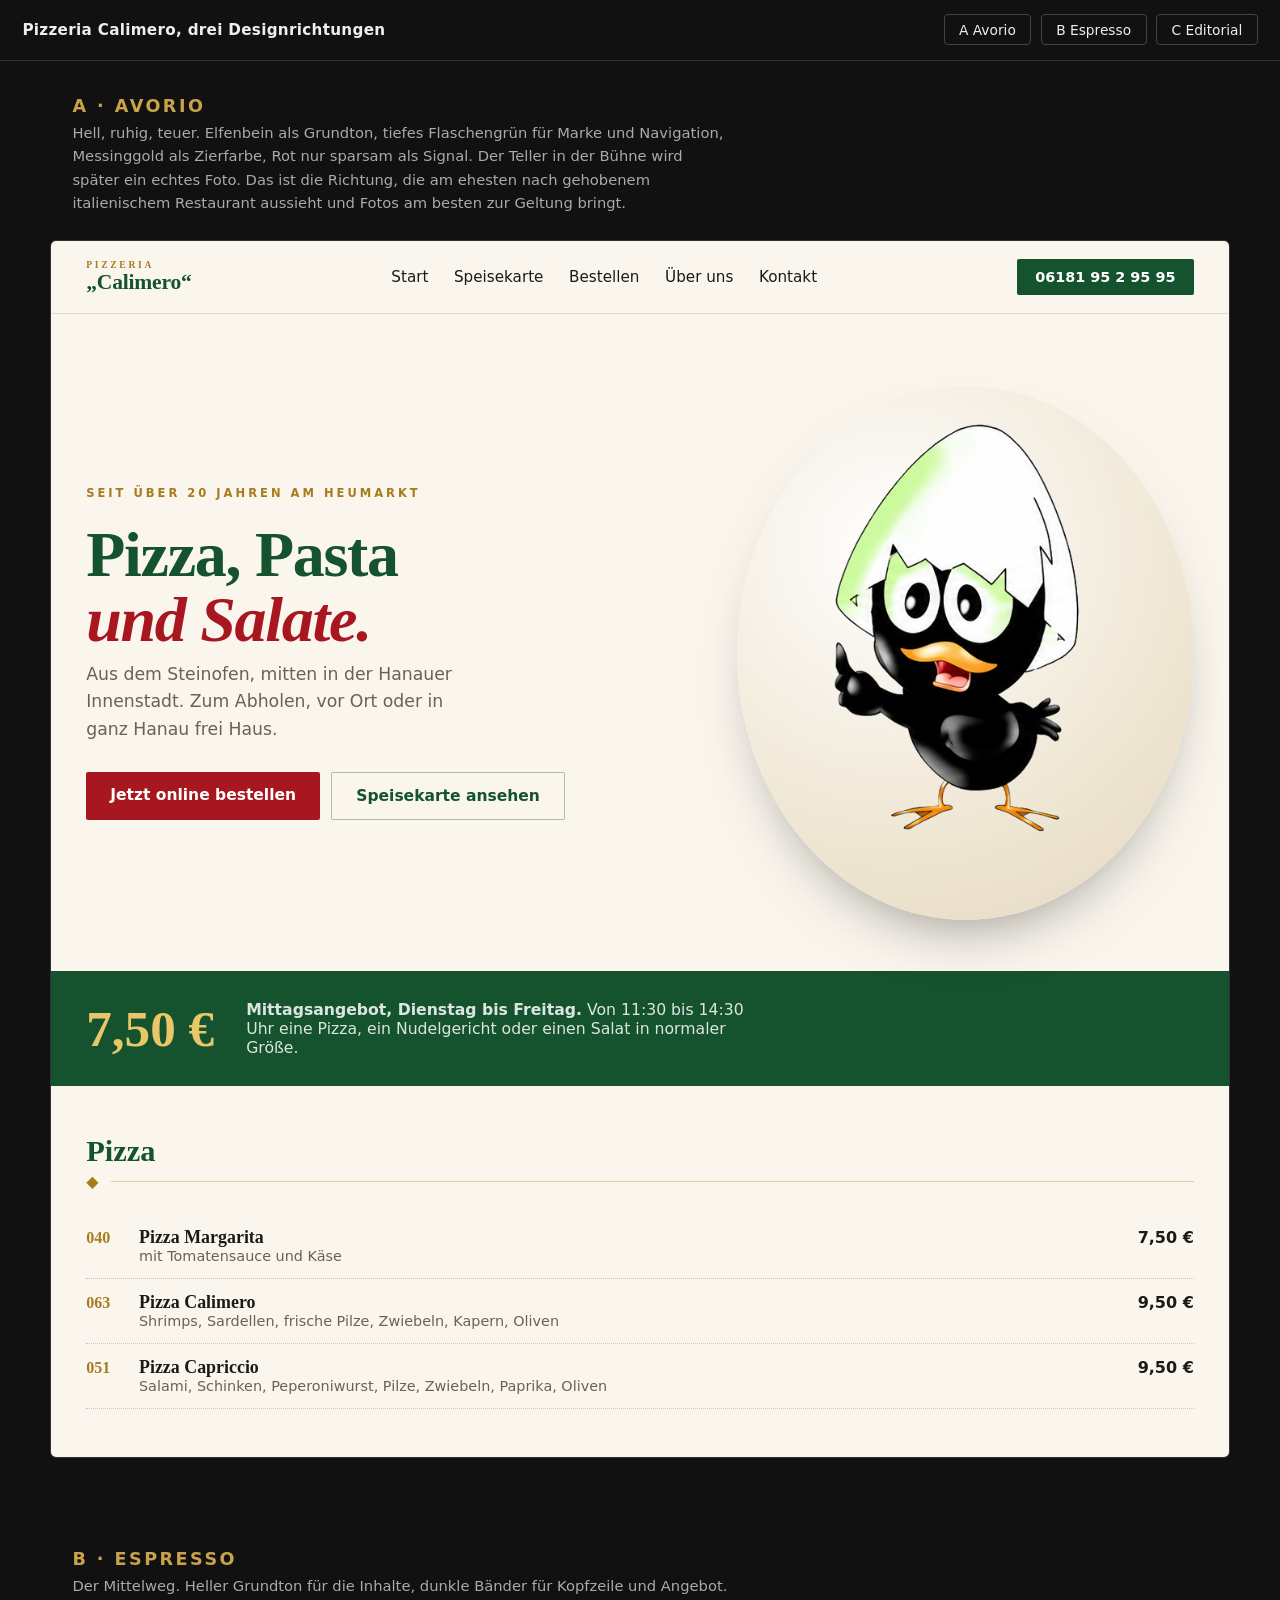
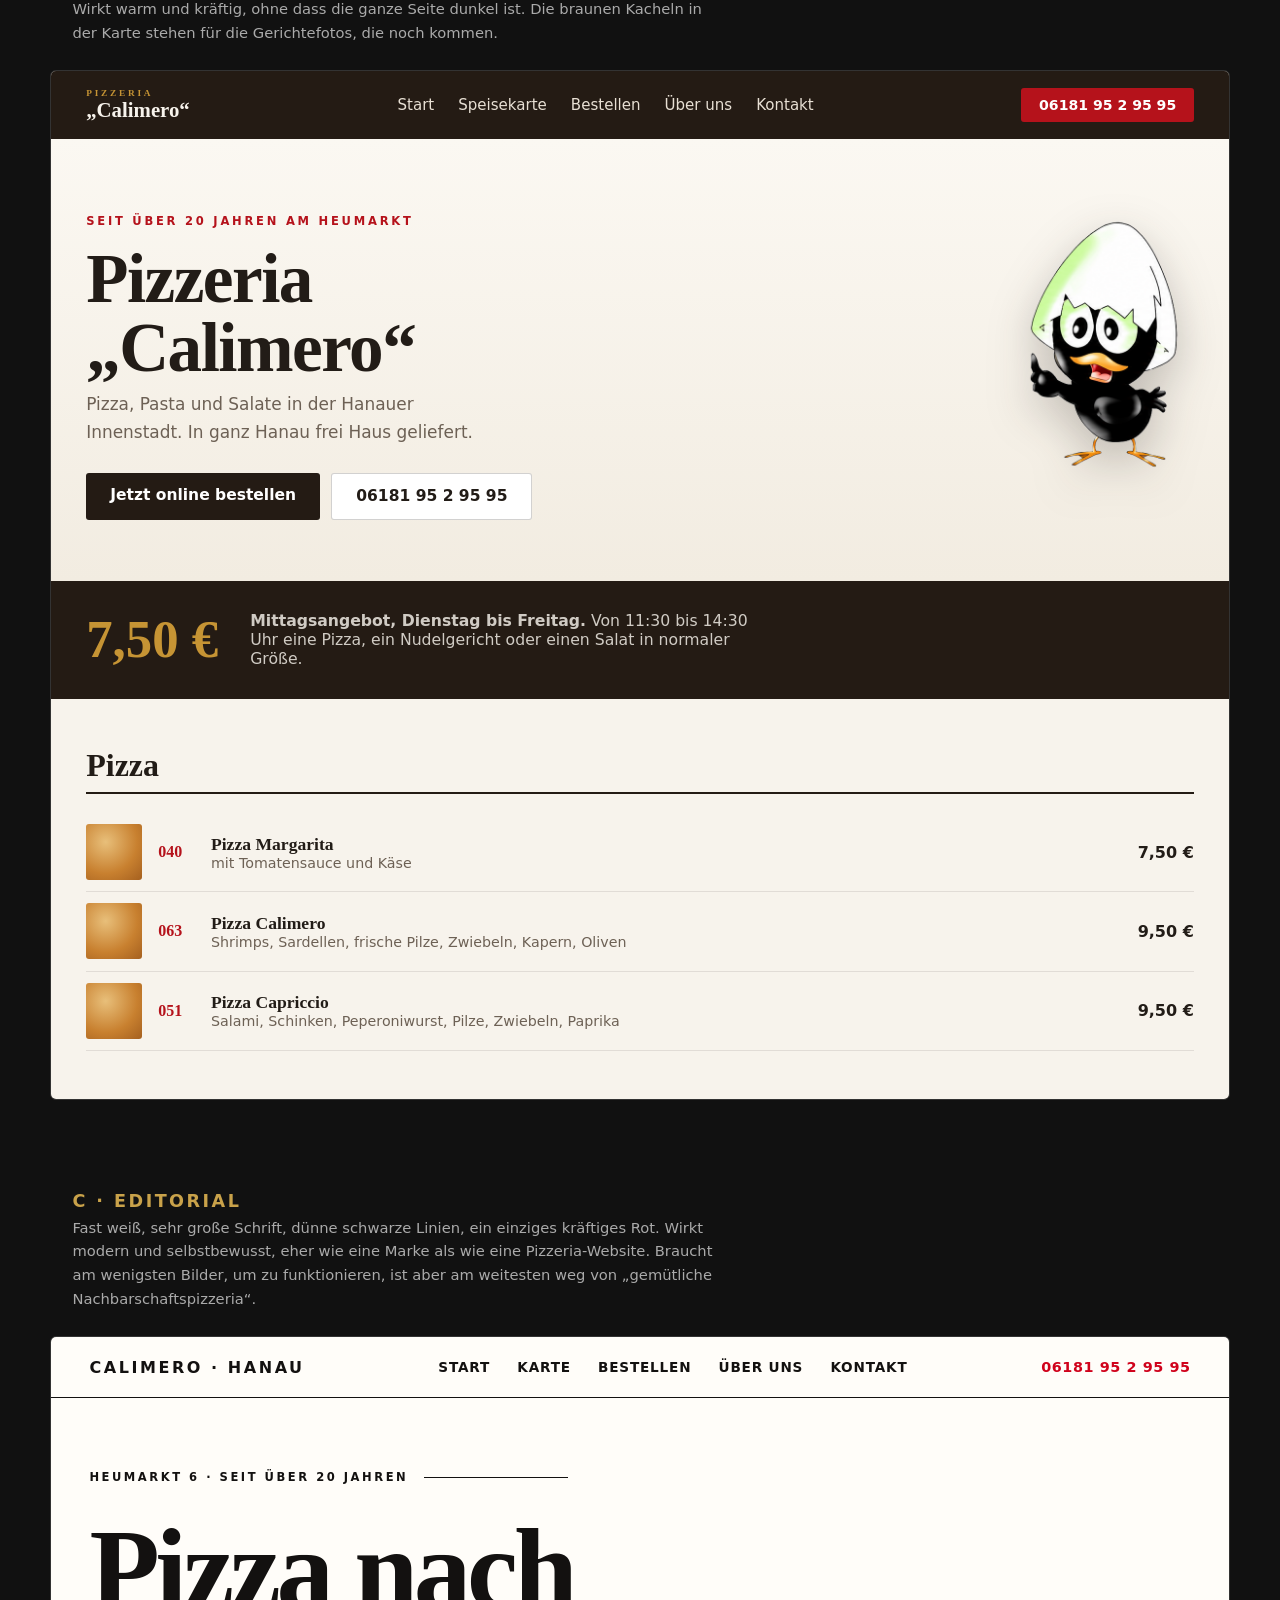
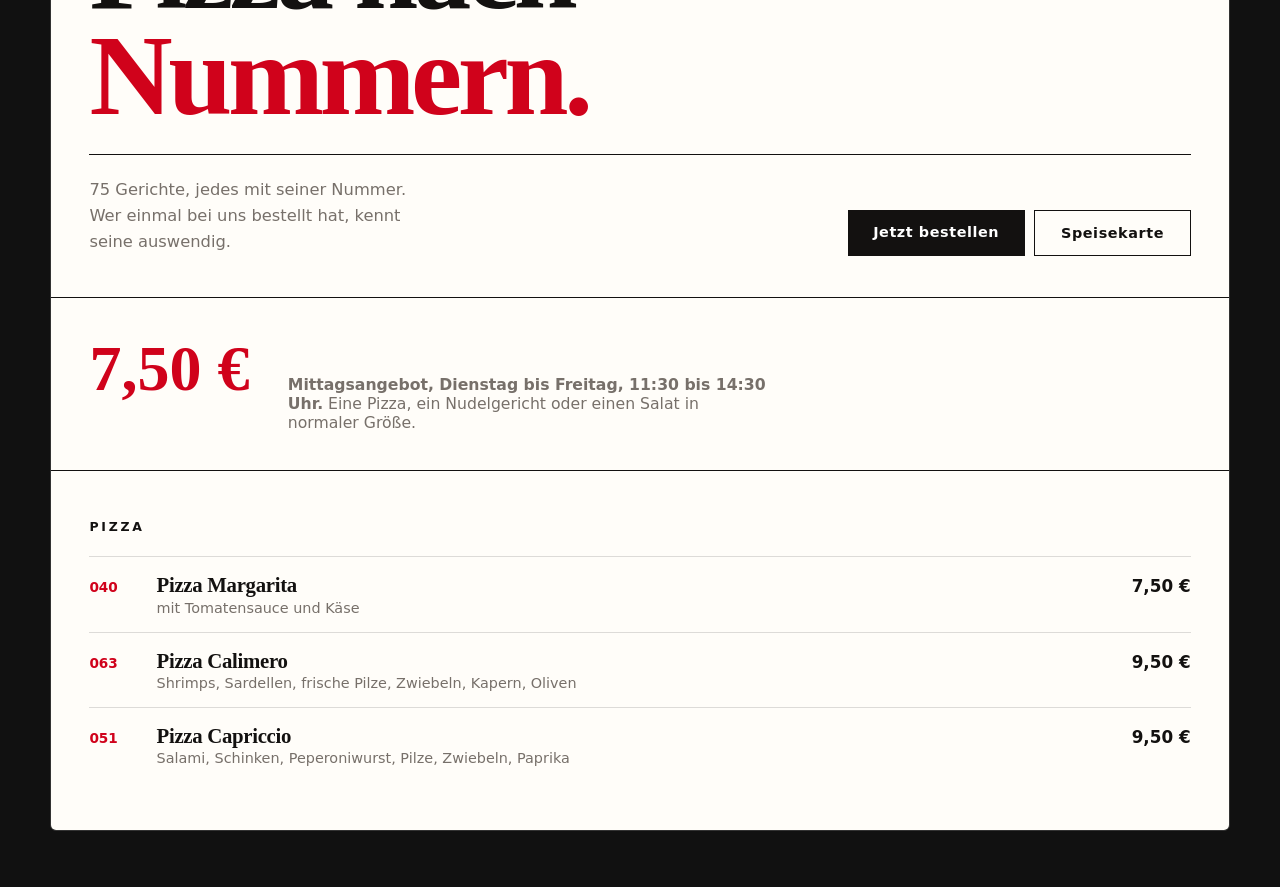
<file: stilproben.html>
<!DOCTYPE html>
<html lang="de">
<head>
<meta charset="utf-8">
<meta name="viewport" content="width=device-width, initial-scale=1">
<title>Stilproben – Pizzeria Calimero</title>
<meta name="robots" content="noindex, nofollow">
<style>
*,*::before,*::after{box-sizing:border-box}
html{-webkit-text-size-adjust:100%;scroll-behavior:smooth}
body{margin:0;background:#111;color:#eee;
  font-family:"Segoe UI",system-ui,-apple-system,Arial,sans-serif}
img{max-width:100%;display:block}

/* ---------- Rahmen der Vergleichsseite ---------- */
.leiste{position:sticky;top:0;z-index:50;background:#111;border-bottom:1px solid #333;
  padding:.9rem 1.4rem;display:flex;flex-wrap:wrap;gap:.6rem;align-items:center}
.leiste b{margin-right:auto;font-size:.95rem;letter-spacing:.02em}
.leiste a{color:#eee;text-decoration:none;border:1px solid #444;border-radius:4px;
  padding:.4rem .9rem;font-size:.86rem}
.leiste a:hover{border-color:#eee}
.kapitel{padding:2.2rem 1.4rem .6rem;max-width:1180px;margin-inline:auto}
.kapitel h2{font-size:1.1rem;margin:0 0 .3rem;letter-spacing:.14em;text-transform:uppercase;
  color:#c9a24a}
.kapitel p{margin:0;color:#aaa;font-size:.92rem;max-width:70ch;line-height:1.6}
.rahmen{max-width:1180px;margin:1rem auto 3.5rem;border:1px solid #333;border-radius:6px;
  overflow:hidden}

/* =======================================================================
   A  AVORIO   helles Elfenbein, tiefes Grün, Messing
   ======================================================================= */
.a{--grund:#faf6ee;--tief:#f2ebdd;--tinte:#1c1a16;--still:#6b6154;
   --gruen:#14532d;--gold:#a67c1f;--rot:#a8161f;
   background:var(--grund);color:var(--tinte);
   font-family:"Segoe UI",system-ui,Arial,sans-serif}
.a .kopf{display:flex;align-items:center;justify-content:space-between;gap:1rem;
  padding:1.1rem 2.2rem;border-bottom:1px solid rgba(28,26,22,.12);flex-wrap:wrap}
.a .marke{font-family:Palatino,"Book Antiqua",Georgia,serif;font-size:1.35rem;font-weight:700;
  color:var(--gruen);letter-spacing:-.01em}
.a .marke i{display:block;font-style:normal;font-family:inherit;font-size:.6rem;
  letter-spacing:.28em;text-transform:uppercase;color:var(--gold);font-weight:700}
.a nav{display:flex;gap:1.6rem;font-size:.95rem}
.a nav a{color:var(--tinte);text-decoration:none}
.a .tel{background:var(--gruen);color:#fff;text-decoration:none;font-weight:700;
  padding:.6rem 1.15rem;border-radius:2px;font-size:.9rem}
.a .buehne{padding:4.5rem 2.2rem 3.2rem;display:grid;
  grid-template-columns:minmax(0,1.15fr) minmax(0,.85fr);gap:2rem;align-items:center}
.a .augen{font-size:.72rem;letter-spacing:.26em;text-transform:uppercase;color:var(--gold);
  font-weight:700;margin:0 0 1.4rem}
.a h1{font-family:Palatino,"Book Antiqua",Georgia,serif;font-size:clamp(2.6rem,5vw,4.3rem);
  line-height:1.02;margin:0 0 .5rem;color:var(--gruen);letter-spacing:-.02em}
.a h1 em{font-style:italic;color:var(--rot)}
.a .lead{font-size:1.08rem;line-height:1.6;color:var(--still);max-width:34ch;margin:0 0 1.8rem}
.a .tasten{display:flex;gap:.7rem;flex-wrap:wrap}
.a .t1{background:var(--rot);color:#fff}
.a .t2{background:transparent;color:var(--gruen);border:1px solid rgba(20,83,45,.35)}
.a .t1,.a .t2{padding:.85rem 1.5rem;border-radius:2px;font-weight:700;font-size:.97rem;
  text-decoration:none}
.a .teller{aspect-ratio:1;border-radius:50%;background:
  radial-gradient(circle at 34% 30%,#fff,#efe6d3 62%,#e3d7bf);
  display:flex;align-items:center;justify-content:center;
  box-shadow:0 30px 60px -30px rgba(28,26,22,.5)}
.a .teller img{width:62%}
.a .band{background:var(--gruen);color:#fff;padding:1.8rem 2.2rem;display:flex;
  gap:2rem;align-items:center;flex-wrap:wrap}
.a .band b{font-family:Palatino,Georgia,serif;font-size:3.2rem;color:#e9c66a;line-height:1}
.a .band p{margin:0;font-size:.98rem;color:rgba(255,255,255,.85);max-width:50ch}
.a .karte{padding:3rem 2.2rem}
.a .karte h3{font-family:Palatino,Georgia,serif;font-size:1.9rem;margin:0 0 .2rem;
  color:var(--gruen)}
.a .zier{display:flex;align-items:center;gap:.8rem;margin:0 0 1.4rem;color:var(--gold)}
.a .zier::after{content:"";height:1px;flex:1;background:rgba(166,124,31,.35)}
.a .z{display:flex;gap:1rem;align-items:baseline;padding:.85rem 0;
  border-bottom:1px dotted rgba(28,26,22,.22)}
.a .nr{font-family:Palatino,Georgia,serif;color:var(--gold);font-weight:700;min-width:2.3rem}
.a .nm{font-family:Palatino,Georgia,serif;font-weight:700;font-size:1.12rem;display:block}
.a .zu{display:block;color:var(--still);font-size:.9rem}
.a .pr{margin-left:auto;font-weight:700;white-space:nowrap}

/* =======================================================================
   B  ESPRESSO   Elfenbein als Basis, dunkle Bänder als Akzent
   ======================================================================= */
.b{--grund:#f7f3ec;--dunkel:#241b14;--tinte:#221c17;--still:#6d6155;
   --rot:#b5121b;--gold:#c69434;
   background:var(--grund);color:var(--tinte);
   font-family:"Segoe UI",system-ui,Arial,sans-serif}
.b .kopf{display:flex;align-items:center;justify-content:space-between;gap:1rem;
  padding:1.05rem 2.2rem;background:var(--dunkel);color:#f7f3ec;flex-wrap:wrap}
.b .marke{font-family:Palatino,Georgia,serif;font-size:1.3rem;font-weight:700}
.b .marke i{display:block;font-style:normal;font-size:.58rem;letter-spacing:.3em;
  text-transform:uppercase;color:var(--gold);font-weight:700}
.b nav{display:flex;gap:1.5rem;font-size:.94rem}
.b nav a{color:#e8e0d4;text-decoration:none}
.b .tel{background:var(--rot);color:#fff;text-decoration:none;font-weight:700;
  padding:.55rem 1.1rem;border-radius:3px;font-size:.88rem}
.b .buehne{padding:3.8rem 2.2rem;display:grid;grid-template-columns:1fr auto;gap:2rem;
  align-items:end;background:
    linear-gradient(180deg,#fbf8f2,#f2ece1)}
.b .augen{font-size:.72rem;letter-spacing:.24em;text-transform:uppercase;color:var(--rot);
  font-weight:700;margin:0 0 1rem}
.b h1{font-family:Palatino,Georgia,serif;font-size:clamp(2.6rem,5.4vw,4.6rem);line-height:1;
  margin:0 0 .6rem;letter-spacing:-.022em}
.b .lead{color:var(--still);font-size:1.06rem;max-width:36ch;margin:0 0 1.7rem;line-height:1.6}
.b .tasten{display:flex;gap:.7rem;flex-wrap:wrap}
.b .t1{background:var(--dunkel);color:#fff}
.b .t2{background:#fff;color:var(--tinte);border:1px solid rgba(34,28,23,.2)}
.b .t1,.b .t2{padding:.85rem 1.5rem;border-radius:3px;font-weight:700;font-size:.97rem;
  text-decoration:none}
.b .kueken{width:170px;filter:drop-shadow(0 16px 22px rgba(34,28,23,.25))}
.b .band{background:var(--dunkel);color:#f7f3ec;padding:1.9rem 2.2rem;display:flex;
  gap:2rem;align-items:center;flex-wrap:wrap}
.b .band b{font-family:Palatino,Georgia,serif;font-size:3.3rem;color:var(--gold);line-height:1}
.b .band p{margin:0;font-size:.98rem;color:rgba(247,243,236,.82);max-width:50ch}
.b .karte{padding:3rem 2.2rem}
.b .karte h3{font-family:Palatino,Georgia,serif;font-size:2rem;margin:0 0 1.2rem;
  padding-bottom:.5rem;border-bottom:2px solid var(--dunkel)}
.b .z{display:flex;gap:1rem;align-items:center;padding:.7rem 0;
  border-bottom:1px solid rgba(34,28,23,.1)}
.b .bild{width:56px;height:56px;border-radius:3px;flex:none;
  background:radial-gradient(circle at 35% 32%,#e8bf7a,#c8802f 60%,#a5601f)}
.b .nr{font-family:Palatino,Georgia,serif;color:var(--rot);font-weight:700;min-width:2.3rem}
.b .nm{font-family:Palatino,Georgia,serif;font-weight:700;font-size:1.1rem;display:block}
.b .zu{display:block;color:var(--still);font-size:.89rem}
.b .pr{margin-left:auto;font-weight:700;white-space:nowrap}

/* =======================================================================
   C  EDITORIAL   fast weiß, sehr große Typo, ein Akzent
   ======================================================================= */
.c{--grund:#fffdf9;--tinte:#131110;--still:#77706a;--rot:#d0021b;
   background:var(--grund);color:var(--tinte);
   font-family:"Segoe UI",system-ui,Arial,sans-serif}
.c .kopf{display:flex;align-items:center;justify-content:space-between;gap:1rem;
  padding:1.3rem 2.4rem;border-bottom:1px solid var(--tinte);flex-wrap:wrap}
.c .marke{font-weight:800;font-size:1rem;letter-spacing:.16em;text-transform:uppercase}
.c nav{display:flex;gap:1.7rem;font-size:.85rem;letter-spacing:.06em;text-transform:uppercase}
.c nav a{color:var(--tinte);text-decoration:none;font-weight:600}
.c .tel{color:var(--rot);text-decoration:none;font-weight:800;font-size:.9rem;
  letter-spacing:.04em}
.c .buehne{padding:4.5rem 2.4rem 2.6rem}
.c .augen{font-size:.72rem;letter-spacing:.22em;text-transform:uppercase;font-weight:700;
  margin:0 0 2rem;display:flex;gap:1rem;align-items:center}
.c .augen::after{content:"";height:1px;flex:1;background:var(--tinte);max-width:9rem}
.c h1{font-family:Palatino,Georgia,serif;font-size:clamp(3rem,9vw,7.5rem);line-height:.92;
  margin:0 0 1.6rem;letter-spacing:-.038em;max-width:14ch}
.c h1 span{color:var(--rot)}
.c .unten{display:flex;justify-content:space-between;gap:2rem;align-items:flex-end;
  flex-wrap:wrap;border-top:1px solid var(--tinte);padding-top:1.4rem}
.c .lead{max-width:34ch;color:var(--still);margin:0;font-size:1.02rem;line-height:1.6}
.c .tasten{display:flex;gap:.6rem;flex-wrap:wrap}
.c .t1{background:var(--tinte);color:#fff}
.c .t2{background:transparent;color:var(--tinte);border:1px solid var(--tinte)}
.c .t1,.c .t2{padding:.85rem 1.6rem;border-radius:0;font-weight:700;font-size:.9rem;
  text-decoration:none;letter-spacing:.04em}
.c .band{padding:2.4rem;border-top:1px solid var(--tinte);border-bottom:1px solid var(--tinte);
  display:flex;gap:2.4rem;align-items:baseline;flex-wrap:wrap}
.c .band b{font-family:Palatino,Georgia,serif;font-size:4rem;line-height:1;color:var(--rot)}
.c .band p{margin:0;color:var(--still);max-width:48ch;font-size:.98rem}
.c .karte{padding:3rem 2.4rem}
.c .karte h3{font-size:.78rem;letter-spacing:.22em;text-transform:uppercase;margin:0 0 1.4rem;
  font-weight:800}
.c .z{display:grid;grid-template-columns:3rem 1fr auto;gap:1.2rem;align-items:baseline;
  padding:1rem 0;border-top:1px solid rgba(19,17,16,.14)}
.c .nr{font-weight:800;font-size:.85rem;color:var(--rot)}
.c .nm{font-family:Palatino,Georgia,serif;font-weight:700;font-size:1.3rem;display:block;
  letter-spacing:-.015em}
.c .zu{display:block;color:var(--still);font-size:.9rem;margin-top:.15rem}
.c .pr{font-weight:800;white-space:nowrap;font-size:1.05rem}

@media (max-width:820px){
  .a .buehne,.b .buehne{grid-template-columns:1fr}
  .a .teller{max-width:260px;margin-inline:auto}
  .b .kueken{width:130px;justify-self:end}
  .a .kopf nav,.b .kopf nav,.c .kopf nav{display:none}
  .a .karte,.b .karte,.c .karte,.a .buehne,.b .buehne,.c .buehne{padding-inline:1.3rem}
  .a .kopf,.b .kopf,.c .kopf,.a .band,.b .band,.c .band{padding-inline:1.3rem}
}
</style>
</head>
<body>

<div class="leiste">
  <b>Pizzeria Calimero, drei Designrichtungen</b>
  <a href="#a">A Avorio</a>
  <a href="#b">B Espresso</a>
  <a href="#c">C Editorial</a>
</div>

<!-- ============================ A ============================ -->
<div class="kapitel" id="a">
  <h2>A · Avorio</h2>
  <p>Hell, ruhig, teuer. Elfenbein als Grundton, tiefes Flaschengrün für Marke und
  Navigation, Messinggold als Zierfarbe, Rot nur sparsam als Signal. Der Teller in der
  Bühne wird später ein echtes Foto. Das ist die Richtung, die am ehesten nach gehobenem
  italienischem Restaurant aussieht und Fotos am besten zur Geltung bringt.</p>
</div>
<div class="rahmen">
<section class="a">
  <header class="kopf">
    <div class="marke"><i>Pizzeria</i>„Calimero“</div>
    <nav><a>Start</a><a>Speisekarte</a><a>Bestellen</a><a>Über uns</a><a>Kontakt</a></nav>
    <a class="tel">06181 95 2 95 95</a>
  </header>
  <div class="buehne">
    <div>
      <p class="augen">Seit über 20 Jahren am Heumarkt</p>
      <h1>Pizza, Pasta<br><em>und Salate.</em></h1>
      <p class="lead">Aus dem Steinofen, mitten in der Hanauer Innenstadt.
      Zum Abholen, vor Ort oder in ganz Hanau frei Haus.</p>
      <div class="tasten">
        <a class="t1">Jetzt online bestellen</a>
        <a class="t2">Speisekarte ansehen</a>
      </div>
    </div>
    <div class="teller"><img src="assets/img/calimero-kueken.png" alt=""></div>
  </div>
  <div class="band">
    <b>7,50 €</b>
    <p><strong>Mittagsangebot, Dienstag bis Freitag.</strong> Von 11:30 bis 14:30 Uhr eine
    Pizza, ein Nudelgericht oder einen Salat in normaler Größe.</p>
  </div>
  <div class="karte">
    <h3>Pizza</h3>
    <p class="zier">◆</p>
    <div class="z"><span class="nr">040</span><span><span class="nm">Pizza Margarita</span>
      <span class="zu">mit Tomatensauce und Käse</span></span><span class="pr">7,50 €</span></div>
    <div class="z"><span class="nr">063</span><span><span class="nm">Pizza Calimero</span>
      <span class="zu">Shrimps, Sardellen, frische Pilze, Zwiebeln, Kapern, Oliven</span></span>
      <span class="pr">9,50 €</span></div>
    <div class="z"><span class="nr">051</span><span><span class="nm">Pizza Capriccio</span>
      <span class="zu">Salami, Schinken, Peperoniwurst, Pilze, Zwiebeln, Paprika, Oliven</span></span>
      <span class="pr">9,50 €</span></div>
  </div>
</section>
</div>

<!-- ============================ B ============================ -->
<div class="kapitel" id="b">
  <h2>B · Espresso</h2>
  <p>Der Mittelweg. Heller Grundton für die Inhalte, dunkle Bänder für Kopfzeile und
  Angebot. Wirkt warm und kräftig, ohne dass die ganze Seite dunkel ist. Die braunen
  Kacheln in der Karte stehen für die Gerichtefotos, die noch kommen.</p>
</div>
<div class="rahmen">
<section class="b">
  <header class="kopf">
    <div class="marke"><i>Pizzeria</i>„Calimero“</div>
    <nav><a>Start</a><a>Speisekarte</a><a>Bestellen</a><a>Über uns</a><a>Kontakt</a></nav>
    <a class="tel">06181 95 2 95 95</a>
  </header>
  <div class="buehne">
    <div>
      <p class="augen">Seit über 20 Jahren am Heumarkt</p>
      <h1>Pizzeria<br>„Calimero“</h1>
      <p class="lead">Pizza, Pasta und Salate in der Hanauer Innenstadt.
      In ganz Hanau frei Haus geliefert.</p>
      <div class="tasten">
        <a class="t1">Jetzt online bestellen</a>
        <a class="t2">06181 95 2 95 95</a>
      </div>
    </div>
    <img class="kueken" src="assets/img/calimero-kueken.png" alt="">
  </div>
  <div class="band">
    <b>7,50 €</b>
    <p><strong>Mittagsangebot, Dienstag bis Freitag.</strong> Von 11:30 bis 14:30 Uhr eine
    Pizza, ein Nudelgericht oder einen Salat in normaler Größe.</p>
  </div>
  <div class="karte">
    <h3>Pizza</h3>
    <div class="z"><span class="bild"></span><span class="nr">040</span>
      <span><span class="nm">Pizza Margarita</span>
      <span class="zu">mit Tomatensauce und Käse</span></span><span class="pr">7,50 €</span></div>
    <div class="z"><span class="bild"></span><span class="nr">063</span>
      <span><span class="nm">Pizza Calimero</span>
      <span class="zu">Shrimps, Sardellen, frische Pilze, Zwiebeln, Kapern, Oliven</span></span>
      <span class="pr">9,50 €</span></div>
    <div class="z"><span class="bild"></span><span class="nr">051</span>
      <span><span class="nm">Pizza Capriccio</span>
      <span class="zu">Salami, Schinken, Peperoniwurst, Pilze, Zwiebeln, Paprika</span></span>
      <span class="pr">9,50 €</span></div>
  </div>
</section>
</div>

<!-- ============================ C ============================ -->
<div class="kapitel" id="c">
  <h2>C · Editorial</h2>
  <p>Fast weiß, sehr große Schrift, dünne schwarze Linien, ein einziges kräftiges Rot.
  Wirkt modern und selbstbewusst, eher wie eine Marke als wie eine Pizzeria-Website.
  Braucht am wenigsten Bilder, um zu funktionieren, ist aber am weitesten weg von
  „gemütliche Nachbarschaftspizzeria“.</p>
</div>
<div class="rahmen">
<section class="c">
  <header class="kopf">
    <div class="marke">Calimero · Hanau</div>
    <nav><a>Start</a><a>Karte</a><a>Bestellen</a><a>Über uns</a><a>Kontakt</a></nav>
    <a class="tel">06181 95 2 95 95</a>
  </header>
  <div class="buehne">
    <p class="augen">Heumarkt 6 · seit über 20 Jahren</p>
    <h1>Pizza nach <span>Nummern.</span></h1>
    <div class="unten">
      <p class="lead">75 Gerichte, jedes mit seiner Nummer. Wer einmal bei uns bestellt
      hat, kennt seine auswendig.</p>
      <div class="tasten">
        <a class="t1">Jetzt bestellen</a>
        <a class="t2">Speisekarte</a>
      </div>
    </div>
  </div>
  <div class="band">
    <b>7,50 €</b>
    <p><strong>Mittagsangebot, Dienstag bis Freitag, 11:30 bis 14:30 Uhr.</strong>
    Eine Pizza, ein Nudelgericht oder einen Salat in normaler Größe.</p>
  </div>
  <div class="karte">
    <h3>Pizza</h3>
    <div class="z"><span class="nr">040</span><span><span class="nm">Pizza Margarita</span>
      <span class="zu">mit Tomatensauce und Käse</span></span><span class="pr">7,50 €</span></div>
    <div class="z"><span class="nr">063</span><span><span class="nm">Pizza Calimero</span>
      <span class="zu">Shrimps, Sardellen, frische Pilze, Zwiebeln, Kapern, Oliven</span></span>
      <span class="pr">9,50 €</span></div>
    <div class="z"><span class="nr">051</span><span><span class="nm">Pizza Capriccio</span>
      <span class="zu">Salami, Schinken, Peperoniwurst, Pilze, Zwiebeln, Paprika</span></span>
      <span class="pr">9,50 €</span></div>
  </div>
</section>
</div>

</body>
</html>
</file>
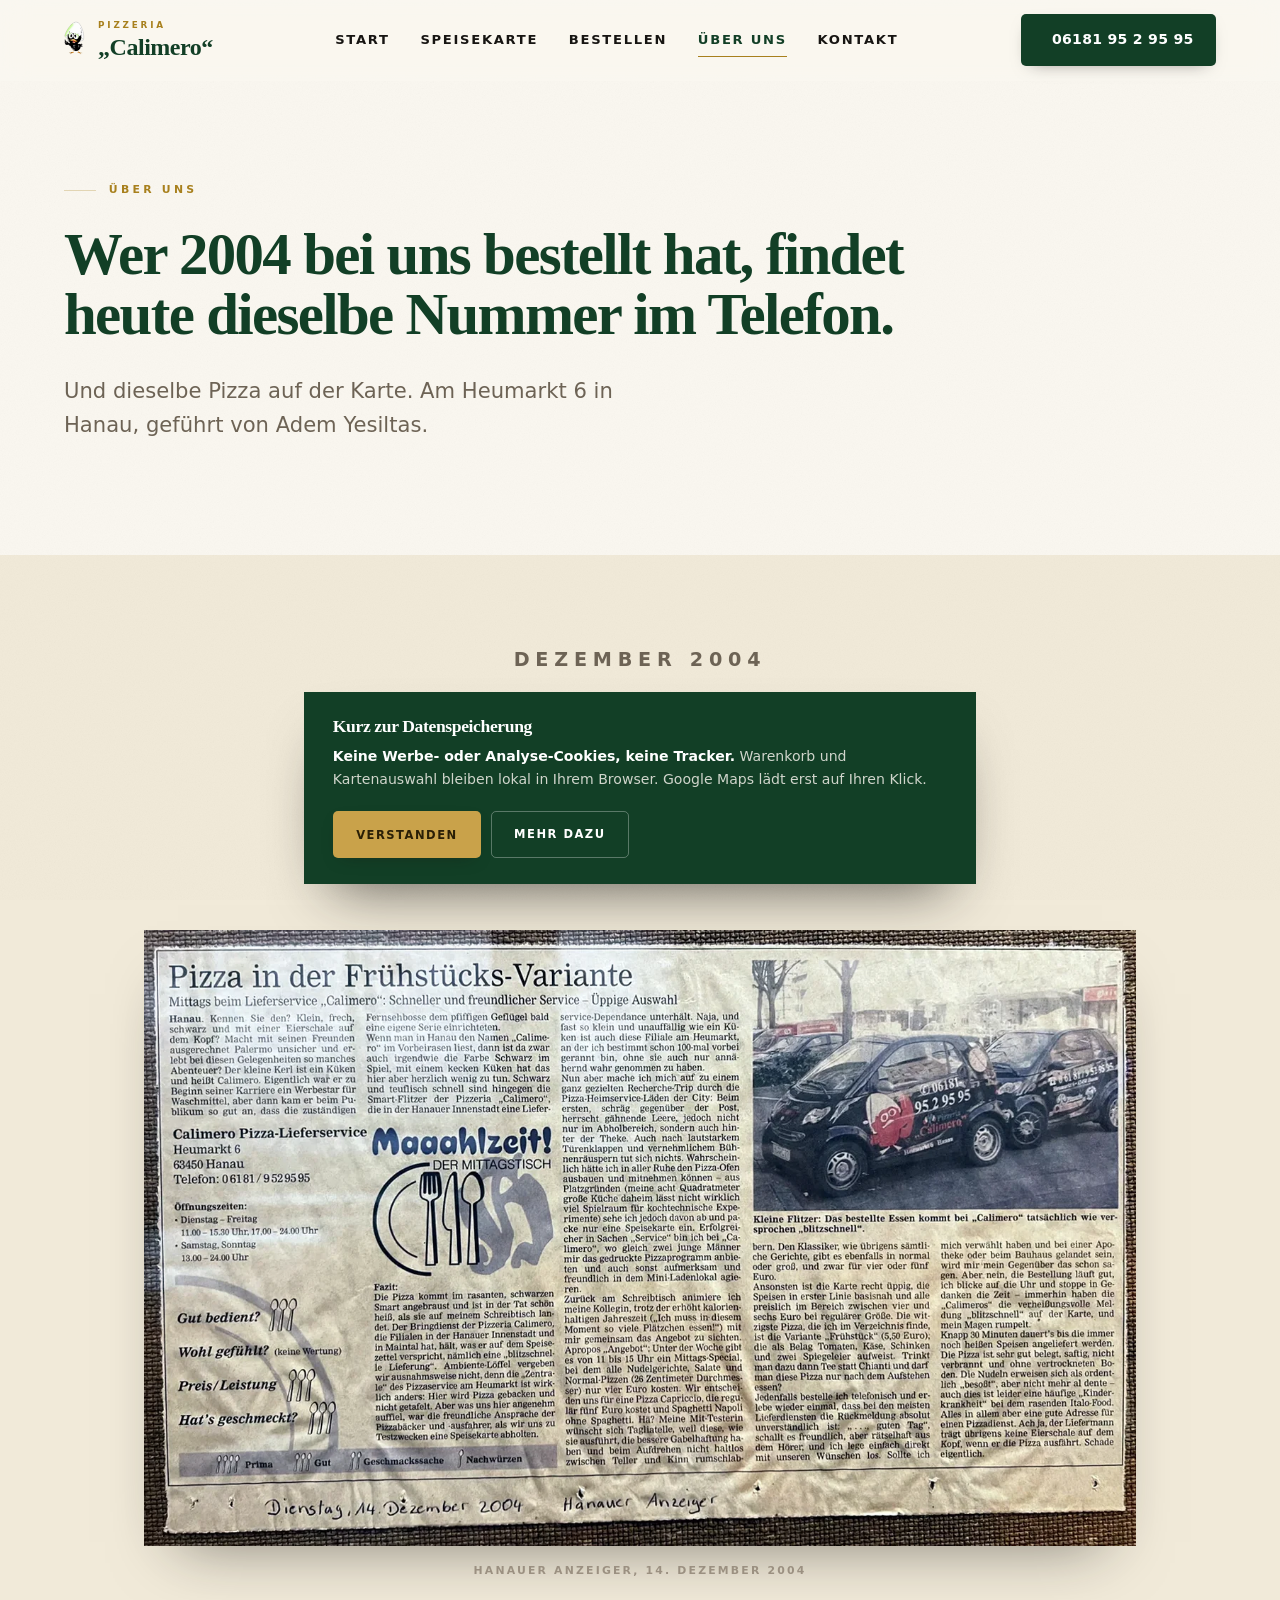
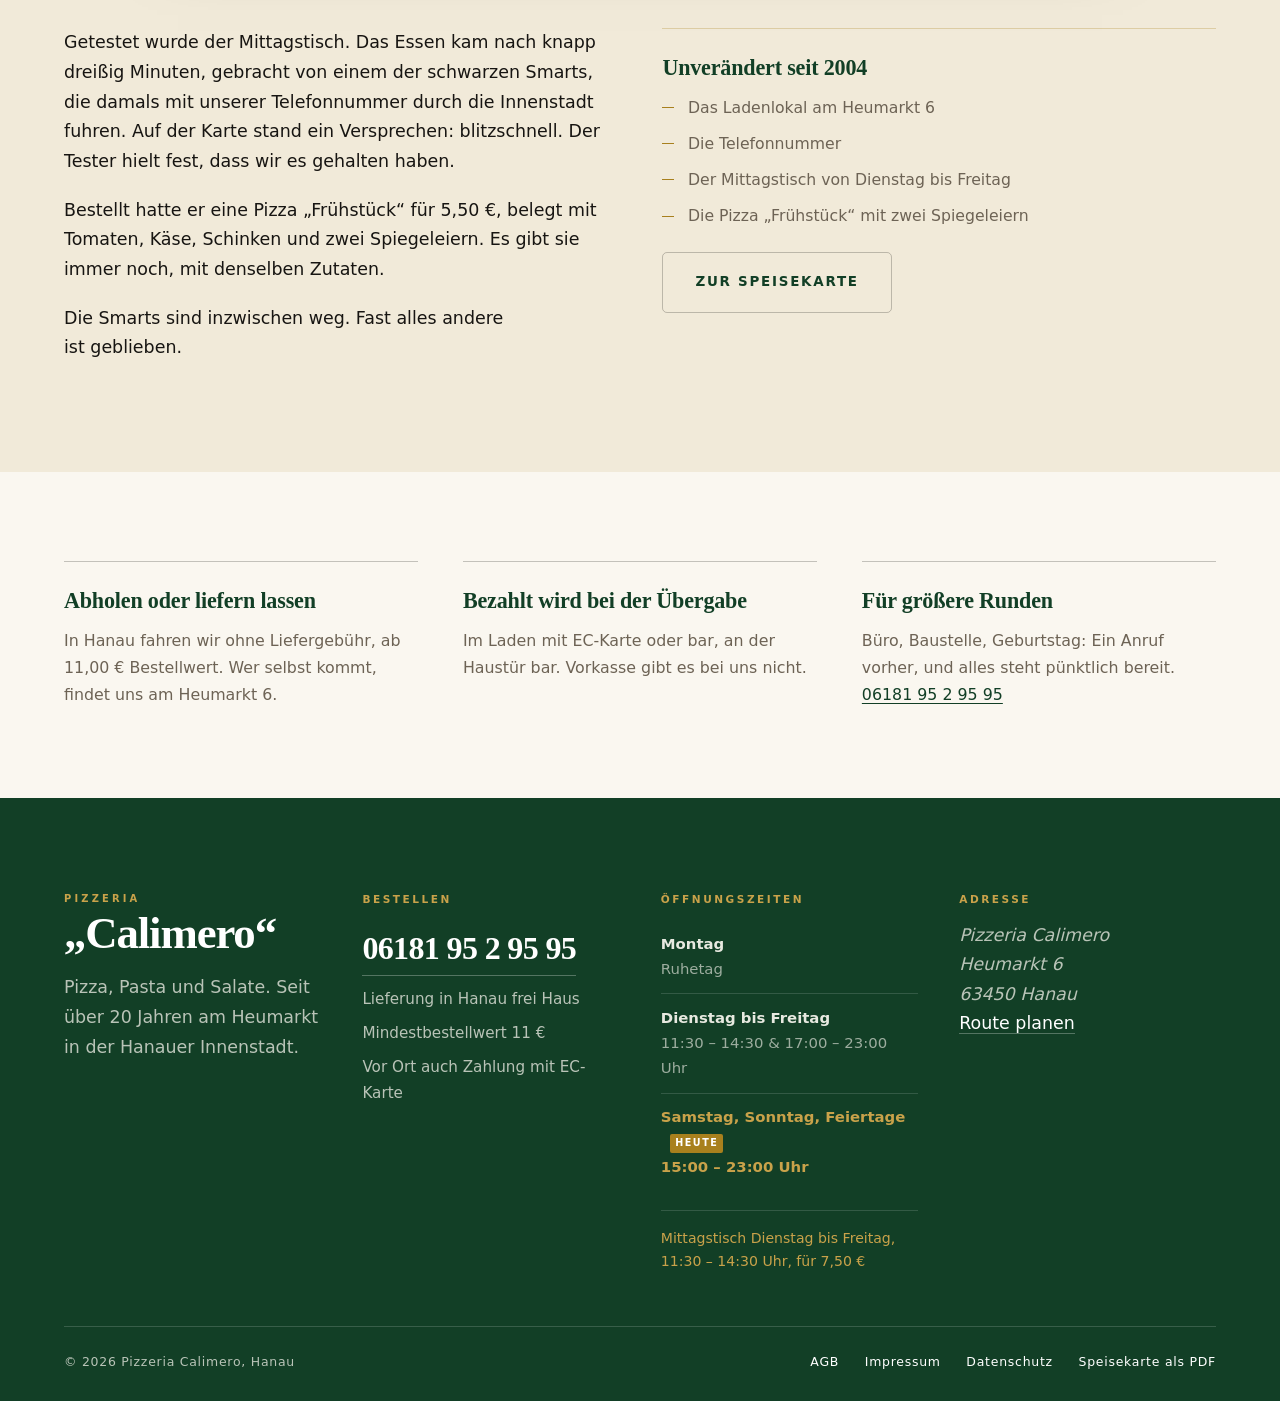
<file: ueber-uns.html>
<!DOCTYPE html>
<!-- Pizzeria Calimero, Stil A Avorio. Build 2026-09-05 12:43, CSS f2eaddb25b -->
<html lang="de" data-build="2026-09-05 12:43">
<head>
<meta charset="utf-8">
<meta name="viewport" content="width=device-width, initial-scale=1">
<title>Über uns | Pizzeria Calimero Hanau</title>
<meta name="description" content="Die Pizzeria Calimero am Heumarkt 6 in Hanau: seit über zwanzig Jahren am selben Ort, belegt durch einen Bericht des Hanauer Anzeigers von 2004.">
<link rel="canonical" href="https://calimero-hanau.de/ueber-uns.html">
<meta name="robots" content="index, follow">
<meta name="theme-color" content="#14532d">
<meta name="color-scheme" content="light">
<meta property="og:type" content="restaurant">
<meta property="og:locale" content="de_DE">
<meta property="og:site_name" content="Pizzeria Calimero Hanau">
<meta property="og:title" content="Über uns | Pizzeria Calimero Hanau">
<meta property="og:description" content="Die Pizzeria Calimero am Heumarkt 6 in Hanau: seit über zwanzig Jahren am selben Ort, belegt durch einen Bericht des Hanauer Anzeigers von 2004.">
<meta property="og:url" content="https://calimero-hanau.de/ueber-uns.html">
<meta property="og:image" content="https://calimero-hanau.de/assets/img/og-calimero.jpg">
<meta property="og:image:width" content="1200">
<meta property="og:image:height" content="630">
<meta name="twitter:card" content="summary_large_image">
<link rel="icon" href="favicon.ico" sizes="any">
<link rel="icon" type="image/png" href="assets/img/favicon-512.png">
<link rel="apple-touch-icon" href="assets/img/favicon-512.png">
<link rel="stylesheet" href="assets/css/calimero.css?v=f2eaddb25b">
</head>
<body>
<a class="sprung" href="#inhalt">Zum Inhalt springen</a>

<header class="kopf">
  <div class="huelle kopf__innen">
    <a class="kopf__logo" href="index.html" aria-label="Pizzeria Calimero, zur Startseite">
      <img class="kopf__kueken" src="assets/img/calimero-kueken.png" alt=""
           width="350" height="660">
      <span class="wortmarke">
        <em>Pizzeria</em>
        <b>„Calimero“</b>
      </span>
    </a>
    <nav class="kopf__nav" aria-label="Hauptmenü">
      <a href="index.html">Start</a>
      <a href="speisekarte.html">Speisekarte</a>
      <a href="bestellen.html">Bestellen</a>
      <a href="ueber-uns.html" aria-current="page">Über uns</a>
      <a href="kontakt.html">Kontakt</a>
    </nav>
    <a class="kopf__tel" href="tel:+4961819529595"><svg viewBox="0 0 24 24" aria-hidden="true"><path d="M6.6 10.8c1.4 2.8 3.8 5.1 6.6 6.6l2.2-2.2c.3-.3.7-.4 1-.2 1.2.4 2.4.6 3.6.6.6 0 1 .4 1 1V20c0 .6-.4 1-1 1C10.6 21 3 13.4 3 4c0-.6.4-1 1-1h3.5c.6 0 1 .4 1 1 0 1.3.2 2.5.6 3.6.1.3 0 .7-.2 1l-2.3 2.2z"/></svg> 06181 95 2 95 95</a>
  </div>
</header>

<main id="inhalt">

<section class="abschnitt">
  <div class="huelle">
    <p class="marke" data-reveal>Über uns</p>
    <h1 data-reveal="60">Wer 2004 bei uns bestellt hat, findet heute dieselbe
    Nummer im Telefon.</h1>
    <p class="gross" data-reveal="140">Und dieselbe Pizza auf der Karte.
    Am Heumarkt 6 in Hanau, geführt von Adem Yesiltas.</p>
    
  </div>
</section>

<section class="abschnitt abschnitt--tief">
  <div class="huelle huelle--mitte">
    <div class="abschnitt__kopf abschnitt__kopf--mitte" data-reveal>
      <p class="marke">Dezember 2004</p>
      <h2>Der Beleg hängt bei uns an der Wand.</h2>
      <p>Der Hanauer Anzeiger hat uns damals getestet. Wir haben den Ausschnitt
      behalten, weil das meiste davon heute noch stimmt.</p>
    </div>

    <figure class="zeitung" data-reveal><picture><source type="image/webp" srcset="assets/img/fotos/zeitung-2004-700.webp 700w, assets/img/fotos/zeitung-2004-1400.webp 1400w" sizes="(max-width:900px) 100vw, 62rem"><img src="assets/img/fotos/zeitung-2004.jpg" width="1400" height="869" loading="lazy" decoding="async" alt="Zeitungsausschnitt aus dem Hanauer Anzeiger vom 14. Dezember 2004 über die Pizzeria Calimero"></picture><figcaption>Hanauer Anzeiger, 14. Dezember 2004</figcaption></figure>

    <div class="raster raster--zwei" style="align-items:start;margin-top:clamp(2rem,4vw,3rem)">
      <div data-reveal>
        <p>Getestet wurde der Mittagstisch. Das Essen kam nach knapp dreißig Minuten,
        gebracht von einem der schwarzen Smarts, die damals mit unserer Telefonnummer
        durch die Innenstadt fuhren. Auf der Karte stand ein Versprechen: blitzschnell.
        Der Tester hielt fest, dass wir es gehalten haben.</p>
        <p>Bestellt hatte er eine Pizza „Frühstück“ für 5,50&nbsp;€, belegt mit
        Tomaten, Käse, Schinken und zwei Spiegeleiern. Es gibt sie immer noch, mit
        denselben Zutaten.</p>
        <p>Die Smarts sind inzwischen weg. Fast alles andere ist geblieben.</p>
      </div>
      <div class="block" data-reveal="120">
        <h2>Unverändert seit 2004</h2>
        <ul class="liste-haken">
          <li>Das Ladenlokal am Heumarkt 6</li>
          <li>Die Telefonnummer</li>
          <li>Der Mittagstisch von Dienstag bis Freitag</li>
          <li>Die Pizza „Frühstück“ mit zwei Spiegeleiern</li>
        </ul>
        <p style="margin-top:1.4rem">
        <a class="knopf knopf--linie" href="speisekarte.html"><span>Zur Speisekarte</span></a></p>
      </div>
    </div>
  </div>
</section>

<section class="abschnitt">
  <div class="huelle">
    <div class="raster raster--drei">
      <div class="block" data-reveal>
        <h2>Abholen oder liefern lassen</h2>
        <p>In Hanau fahren wir ohne Liefergebühr, ab 11,00&nbsp;€ Bestellwert.
        Wer selbst kommt, findet uns am Heumarkt 6.</p>
      </div>
      <div class="block" data-reveal="80">
        <h2>Bezahlt wird bei der Übergabe</h2>
        <p>Im Laden mit EC-Karte oder bar, an der Haustür bar. Vorkasse gibt es
        bei uns nicht.</p>
      </div>
      <div class="block" data-reveal="160">
        <h2>Für größere Runden</h2>
        <p>Büro, Baustelle, Geburtstag: Ein Anruf vorher, und alles steht
        pünktlich bereit. <a href="tel:+4961819529595">06181 95 2 95 95</a></p>
      </div>
    </div>
  </div>
</section>
</main>

<footer class="fuss">
  <div class="huelle">
    <div class="fuss__raster">
      <div>
        <p class="fuss__marke"><span>Pizzeria</span><b>„Calimero“</b></p>
        <p>Pizza, Pasta und Salate. Seit über 20 Jahren am Heumarkt
        in der Hanauer Innenstadt.</p>
      </div>
      <div>
        <h2>Bestellen</h2>
        <a class="fuss__tel" href="tel:+4961819529595">06181 95 2 95 95</a>
        <ul class="fuss__liste">
          <li>Lieferung in Hanau frei Haus</li>
          <li>Mindestbestellwert 11&nbsp;€</li>
          <li>Vor Ort auch Zahlung mit EC-Karte</li>
        </ul>
      </div>
      <div>
        <h2>Öffnungszeiten</h2>
        <ul class="zeiten zeiten--stapel zeiten--kraeftig">
        <li data-tag="1"><span class="zeiten__tag">Montag<b class="zeiten__heute">Heute</b></span><span class="zeiten__zeit">Ruhetag</span></li>
        <li data-tag="2,3,4,5"><span class="zeiten__tag">Dienstag bis Freitag<b class="zeiten__heute">Heute</b></span><span class="zeiten__zeit">11:30 – 14:30 &amp; 17:00 – 23:00 Uhr</span></li>
        <li data-tag="6,0"><span class="zeiten__tag">Samstag, Sonntag, Feiertage<b class="zeiten__heute">Heute</b></span><span class="zeiten__zeit">15:00 – 23:00 Uhr</span></li>
        </ul>
        <p class="fuss__mittag">Mittagstisch Dienstag bis Freitag,
        11:30 – 14:30 Uhr, für 7,50&nbsp;€</p>
      </div>
      <div>
        <h2>Adresse</h2>
        <address>
          Pizzeria Calimero<br>
          Heumarkt 6<br>
          63450 Hanau
        </address>
        <p><a href="https://www.google.com/maps/search/?api=1&amp;query=Heumarkt+6%2C+63450+Hanau" target="_blank" rel="noopener">Route planen</a></p>
      </div>
    </div>
    <div class="fuss__unten">
      <span>© 2026 Pizzeria Calimero, Hanau</span>
      <nav aria-label="Rechtliches">
        <a href="bestellbedingungen.html">AGB</a>
        <a href="impressum.html">Impressum</a>
        <a href="datenschutz.html">Datenschutz</a>
        <a href="speisekarte-calimero-2026.pdf" target="_blank" rel="noopener">Speisekarte als PDF</a>
      </nav>
    </div>
  </div>
</footer>

<aside class="consent" id="hinweis-speicher" hidden aria-label="Hinweis zur Datenspeicherung">
  <h2>Kurz zur Datenspeicherung</h2>
  <p><strong>Keine Werbe- oder Analyse-Cookies, keine Tracker.</strong> Warenkorb und
  Kartenauswahl bleiben lokal in Ihrem Browser. Google Maps lädt erst auf Ihren Klick.</p>
  <div class="consent__tasten">
    <button class="knopf knopf--tel" type="button" data-hinweis-ok>Verstanden</button>
    <a class="knopf knopf--rand" href="datenschutz.html">Mehr dazu</a>
  </div>
</aside>

<div class="aktionsleiste">
  <a class="knopf knopf--dunkel" href="bestellen.html">Jetzt bestellen</a>
  <a class="knopf knopf--rand" href="tel:+4961819529595"><svg viewBox="0 0 24 24" aria-hidden="true"><path d="M6.6 10.8c1.4 2.8 3.8 5.1 6.6 6.6l2.2-2.2c.3-.3.7-.4 1-.2 1.2.4 2.4.6 3.6.6.6 0 1 .4 1 1V20c0 .6-.4 1-1 1C10.6 21 3 13.4 3 4c0-.6.4-1 1-1h3.5c.6 0 1 .4 1 1 0 1.3.2 2.5.6 3.6.1.3 0 .7-.2 1l-2.3 2.2z"/></svg> Anrufen</a>
</div>


<script src="assets/js/calimero.js?v=ff60c7f022" defer></script>
</body>
</html>
</file>
<file: assets/css/calimero.css>
/* =========================================================
   Pizzeria Calimero, Hanau
   Editoriales Layout: grosse Typografie, viel Weissraum,
   Elfenbein, Flaschengruen, Messing.

   SCHRIFTEN: ausschliesslich Systemschriften. Keine Google
   Fonts, keine CDN, keine lizenzpflichtige Schrift. Es wird
   beim Seitenaufruf nichts von fremden Servern geladen.
   Bitte auch nichts nachruesten.
   ========================================================= */

:root{
  --grund:#faf7f0;
  --tief:#f1ead9;
  --blatt:#fffdf8;

  --tinte:#171512;
  --still:#6d6355;
  --leise:#9b9081;

  --gruen:#123f26;          /* dunkles Flaschengruen, Baender */
  --gruen-mittel:#1a5c37;
  --gold:#a8801d;
  --gold-hell:#c9a24a;
  --gold-still:rgba(168,128,29,.28);
  --rot:#a3141c;

  --linie:rgba(23,21,18,.12);
  --linie-stark:rgba(23,21,18,.24);

  /* Didone fuer die grossen Momente, Palatino fuer den Rest */
  /* Didone zuerst, danach bewusst Georgia statt Times New Roman.
     Times bricht bei grossen Graden optisch zusammen, Georgia nicht.
     Damit sieht die Seite auf Windows anders aus als auf dem Mac, aber
     in jedem Fall ordentlich. */
  --display:Didot,"Didot LT STD","Bodoni 72","Bodoni MT","Playfair Display",
            "Hoefler Text",Constantia,"Iowan Old Style",Georgia,serif;
  --serif:Palatino,"Palatino Linotype","Book Antiqua","Iowan Old Style",Constantia,Georgia,serif;
  --sans:"Segoe UI",system-ui,-apple-system,"Helvetica Neue",Arial,sans-serif;

  --breite:1280px;
  --schmal:820px;
  --gasse:clamp(1.25rem,5vw,4rem);
  --kopf-h:5rem;
}

*,*::before,*::after{box-sizing:border-box}

html{
  overflow-x:clip;
  -webkit-text-size-adjust:100%;scroll-behavior:smooth;
  scroll-padding-top:calc(var(--kopf-h) + 4.5rem);
  background:var(--grund);
}
@media (prefers-reduced-motion:reduce){
  html{scroll-behavior:auto}
  *,*::before,*::after{animation-duration:.001ms!important;animation-iteration-count:1!important;
    transition-duration:.001ms!important}
}

body{
  margin:0;background:var(--grund);color:var(--tinte);
  font-family:var(--sans);font-size:clamp(1rem,.95rem + .25vw,1.09rem);
  line-height:1.7;-webkit-font-smoothing:antialiased;overflow-x:clip;
}
body::after{
  content:"";position:fixed;inset:0;z-index:1;pointer-events:none;opacity:.26;
  mix-blend-mode:multiply;
  background-image:url("data:image/svg+xml,%3Csvg xmlns='http://www.w3.org/2000/svg' width='220' height='220'%3E%3Cfilter id='n'%3E%3CfeTurbulence type='fractalNoise' baseFrequency='.85' numOctaves='2' stitchTiles='stitch'/%3E%3CfeColorMatrix type='saturate' values='0'/%3E%3C/filter%3E%3Crect width='220' height='220' filter='url(%23n)' opacity='.2'/%3E%3C/svg%3E");
}

img{max-width:100%;height:auto;display:block}
a{color:var(--gruen);text-underline-offset:.22em}
a:hover{color:var(--rot)}
:focus-visible{outline:2px solid var(--gold);outline-offset:4px}

/* ---------------- Typografie ---------------- */
h1,h2,h3,h4{margin:0 0 .5em;color:var(--gruen);font-weight:700}
/* Seitenueberschrift: ruhig, lesbar, nicht bildschirmfuellend */
h1{font-family:var(--display);font-size:clamp(2.3rem,4.6vw,3.8rem);line-height:1.02;
  letter-spacing:-.028em;text-wrap:balance}
h2{font-family:var(--display);font-size:clamp(1.7rem,3.2vw,2.6rem);line-height:1.1;
  letter-spacing:-.022em;text-wrap:balance}
h3{font-family:var(--serif);font-size:clamp(1.2rem,1.05rem + .6vw,1.5rem);line-height:1.2;
  letter-spacing:-.008em}
p{margin:0 0 1.1em;max-width:64ch}

.gross{font-size:clamp(1.1rem,1rem + .55vw,1.32rem);line-height:1.6;color:var(--still);
  max-width:46ch}
.marke{display:inline-flex;align-items:center;gap:.8rem;font-family:var(--sans);
  font-size:.68rem;font-weight:700;letter-spacing:.3em;text-transform:uppercase;
  color:var(--gold);margin:0 0 1.6rem}
.marke::before{content:"";width:2rem;height:1px;background:var(--gold-still)}

.huelle{width:min(100% - 2*var(--gasse),var(--breite));margin-inline:auto;
  position:relative;z-index:2}
.nur-sr{position:absolute;width:1px;height:1px;padding:0;margin:-1px;overflow:hidden;
  clip:rect(0 0 0 0);white-space:nowrap;border:0}

.sprung{position:absolute;left:.5rem;top:-4rem;z-index:200;background:var(--gruen);
  color:#fff;padding:.7rem 1.1rem;font-weight:700;transition:top .15s}
.sprung:focus{top:.5rem}

/* ---------------- Einblenden beim Scrollen ---------------- */
[data-reveal]{opacity:0;transform:translateY(26px);
  transition:opacity .85s cubic-bezier(.22,1,.36,1),transform .85s cubic-bezier(.22,1,.36,1)}
[data-reveal].sichtbar{opacity:1;transform:none}
@media (prefers-reduced-motion:reduce){ [data-reveal]{opacity:1;transform:none} }

/* ---------------- Kopf ---------------- */
.kopf{position:sticky;top:0;z-index:90;background:rgba(250,247,240,.86);
  backdrop-filter:saturate(160%) blur(14px);-webkit-backdrop-filter:saturate(160%) blur(14px);
  border-bottom:1px solid transparent;transition:border-color .3s,background .3s}
.kopf[data-gescrollt="ja"]{border-bottom-color:var(--linie)}
.kopf__innen{display:flex;align-items:center;justify-content:space-between;gap:1.5rem;
  min-height:5rem}
.kopf__logo{display:flex;align-items:center;gap:.75rem;text-decoration:none}
.kopf__kueken{height:2.6rem;width:auto;flex:none;transition:transform .35s cubic-bezier(.22,1,.36,1)}
.kopf__logo:hover .kopf__kueken{transform:translateY(-3px) rotate(-4deg)}
.wortmarke{display:block;line-height:1}
.wortmarke em{display:block;font-style:normal;font-family:var(--sans);font-size:.55rem;
  font-weight:700;letter-spacing:.32em;text-transform:uppercase;color:var(--gold);
  margin-bottom:.3rem}
.wortmarke b{display:block;font-family:var(--display);font-weight:700;font-size:1.5rem;
  color:var(--gruen);letter-spacing:-.02em}
.kopf__nav{display:flex;align-items:center;gap:clamp(1rem,2.4vw,2.4rem)}
.kopf__nav a{position:relative;font-family:var(--sans);font-size:.82rem;font-weight:600;
  letter-spacing:.13em;text-transform:uppercase;color:var(--tinte);text-decoration:none;
  padding:.5rem 0}
.kopf__nav a::after{content:"";position:absolute;left:0;right:100%;bottom:.15rem;height:1px;
  background:var(--gold);transition:right .35s cubic-bezier(.22,1,.36,1)}
.kopf__nav a:hover::after,.kopf__nav a[aria-current="page"]::after{right:0}
.kopf__nav a[aria-current="page"]{color:var(--gruen)}
.kopf__tel{display:inline-flex;align-items:center;gap:.55rem;white-space:nowrap;
  background:var(--gruen);color:#fff;text-decoration:none;font-weight:700;font-size:.88rem;
  letter-spacing:.02em;padding:.85rem 1.4rem;transition:background .25s}
.kopf__tel:hover{background:var(--rot);color:#fff}
@media (max-width:900px){
  .kopf__tel{display:none}
  .kopf__innen{flex-wrap:wrap;justify-content:center;min-height:0;padding-block:.7rem;gap:.4rem}
  .kopf__logo{flex:0 0 100%;justify-content:center}
  .kopf__kueken{height:2.2rem}
  .wortmarke b{font-size:1.3rem}
  .kopf__nav{flex:0 0 100%;justify-content:center;flex-wrap:wrap;gap:.2rem 1.15rem}
  .kopf__nav a{font-size:.72rem;letter-spacing:.11em;padding:.35rem 0}
}

/* ---------------- Buttons ---------------- */
.knopf{position:relative;display:inline-flex;align-items:center;justify-content:center;
  gap:.7rem;font-family:var(--sans);font-weight:700;font-size:.84rem;letter-spacing:.13em;
  text-transform:uppercase;padding:1.1rem 2rem;border:1px solid transparent;
  text-decoration:none;cursor:pointer;overflow:hidden;
  transition:background .28s,color .28s,border-color .28s}
.knopf > *{position:relative;z-index:1}
.knopf--dunkel{background:var(--rot);color:#fff}
.knopf--dunkel:hover{background:#8d0f17;color:#fff}
.knopf--tel{background:var(--gruen);color:#fff}
.knopf--tel:hover{background:var(--gruen-mittel);color:#fff}
.knopf--wa{background:#1d6b42;color:#fff}
.knopf--wa:hover{background:#258552;color:#fff}
.knopf--linie{background:transparent;color:var(--gruen);border-color:var(--linie-stark)}
.knopf--linie:hover{background:var(--gruen);color:#fff;border-color:var(--gruen)}
.knopf--rand{background:var(--blatt);color:var(--tinte);border-color:var(--linie)}
.knopf--rand:hover{border-color:var(--gruen);color:var(--gruen)}
.knopf svg{width:1.05em;height:1.05em;flex:none;fill:currentColor}

/* ---------------- Bühne ---------------- */
.buehne{position:relative;overflow:hidden;background:#12100d;isolation:isolate}
.buehne__hintergrund{position:absolute;inset:0;z-index:0;display:block}
.buehne__hintergrund img{width:100%;height:100%;object-fit:cover;object-position:center;
  transform:scale(1.06);animation:heranfahren 2.4s cubic-bezier(.22,1,.36,1) forwards}
@keyframes heranfahren{ to{ transform:scale(1) } }
@media (prefers-reduced-motion:reduce){
  .buehne__hintergrund img{animation:none;transform:none}
}
/* Dunkler Schleier, damit die Schrift auf jedem Bild lesbar bleibt */
.buehne__schleier{position:absolute;inset:0;z-index:1;pointer-events:none;
  background:
    linear-gradient(100deg, rgba(10,9,7,.92) 0%, rgba(10,9,7,.80) 34%,
                    rgba(10,9,7,.42) 62%, rgba(10,9,7,.30) 100%),
    linear-gradient(to top, rgba(10,9,7,.55), transparent 45%)}
.buehne__innen{position:relative;z-index:3;
  padding-block:clamp(4rem,10vw,8rem) clamp(3.5rem,8vw,7rem);
  min-height:min(78vh,780px);display:flex;flex-direction:column;justify-content:center}
.buehne .marke{color:var(--gold-hell)}
.buehne__jahre::after{background:rgba(233,198,106,.4)}
.buehne h1{color:#fff;margin-bottom:.2em;font-size:clamp(3rem,8.5vw,7rem);
  line-height:.92;letter-spacing:-.035em;
  text-shadow:0 2px 40px rgba(0,0,0,.45)}
.buehne h1 em{display:block;font-style:italic;color:var(--gold-hell);
  margin-left:clamp(0px,6vw,6rem)}
.buehne__text{color:rgba(255,255,255,.88);font-size:clamp(1.08rem,1rem + .5vw,1.32rem);
  max-width:36ch;line-height:1.55;margin-top:1.6rem;
  text-shadow:0 1px 24px rgba(0,0,0,.5)}
.buehne__tasten{display:flex;flex-wrap:wrap;gap:.8rem;margin:2.4rem 0 1.6rem}
.buehne__fakten{display:flex;flex-wrap:wrap;gap:.6rem 2rem;align-items:center;
  list-style:none;font-size:.8rem;font-weight:600;letter-spacing:.12em;
  text-transform:uppercase;color:rgba(255,255,255,.75);margin:0;padding:0}
.buehne__fakten a{color:#fff;text-decoration:none}
.buehne__fakten a:hover{color:var(--gold-hell)}
.buehne .status{background:rgba(255,255,255,.10);border-color:rgba(255,255,255,.22);
  color:#fff;backdrop-filter:blur(4px)}
.knopf--hell{background:rgba(255,255,255,.95);color:var(--gruen)}
.knopf--hell:hover{background:#fff;color:var(--gruen)}

/* Maskottchen als Akzent auf dem Bild */
.buehne__kueken{position:absolute;right:clamp(1rem,4vw,5rem);bottom:0;z-index:2;
  width:clamp(140px,17vw,270px);pointer-events:none;
  filter:drop-shadow(0 0 50px rgba(0,0,0,.6)) drop-shadow(0 0 22px rgba(233,198,106,.25))}
@media (max-width:900px){
  .buehne__innen{min-height:0;
    padding-block:clamp(2.6rem,8vw,4rem) clamp(9.5rem,32vw,11.5rem)}
  .buehne h1 em{margin-left:0}
  /* Küken sitzt unter dem Inhalt, damit es die Schaltflächen nicht verdeckt */
  .buehne__kueken{width:auto;height:clamp(120px,30vw,160px);right:1rem;bottom:.4rem}
  .buehne__text{font-size:1.05rem;margin-top:1.2rem;max-width:30ch}
  .buehne__tasten{margin:1.8rem 0 1.2rem}
  .buehne__tasten .knopf{flex:1 1 9rem;justify-content:center;padding:1rem .8rem;font-size:.74rem}
  .buehne__jahre{font-size:.6rem;letter-spacing:.2em}
  .buehne__fakten{gap:.35rem 1.2rem;font-size:.72rem;max-width:64%}
}
@media (max-width:400px){
  .buehne__kueken{height:110px;right:.4rem;bottom:.3rem}
  .buehne__fakten{max-width:100%;flex-direction:column;align-items:flex-start;gap:.4rem}
  .buehne__innen{padding-bottom:8.5rem}
}

.status{display:inline-flex;align-items:center;gap:.6rem;font-size:.8rem;font-weight:700;
  letter-spacing:.1em;text-transform:uppercase;color:var(--tinte)}
.status__punkt{width:.5rem;height:.5rem;border-radius:50%;background:var(--leise);flex:none}
.status[data-offen="ja"] .status__punkt{background:#1c8f4e;
  box-shadow:0 0 0 3px rgba(28,143,78,.2)}
.status[data-offen="nein"] .status__punkt{background:var(--rot)}

/* ---------------- Laufband ---------------- */
.laufband{background:var(--gruen);color:var(--grund);overflow:clip;
  padding-block:1.15rem;border-block:1px solid var(--gruen)}
.laufband__spur{display:flex;width:max-content;animation:laufen 46s linear infinite}
.laufband:hover .laufband__spur{animation-play-state:paused}
.laufband__satz{display:flex;align-items:center;gap:2.2rem;padding-right:2.2rem;
  font-family:var(--sans);font-size:.78rem;font-weight:600;letter-spacing:.18em;
  text-transform:uppercase;white-space:nowrap;color:rgba(250,247,240,.9)}
.laufband__satz em{font-style:normal;color:var(--gold-hell);font-size:.52rem}
@keyframes laufen{ from{transform:translateX(0)} to{transform:translateX(-50%)} }
@media (prefers-reduced-motion:reduce){
  .laufband__spur{animation:none}
  .laufband{padding-inline:var(--gasse)}
}

/* ---------------- Abschnitte ---------------- */
.abschnitt{padding-block:clamp(3.2rem,7vw,6rem);position:relative}
.abschnitt--tief{background:var(--tief)}
.abschnitt--knapp{padding-block:clamp(3rem,6vw,5rem)}
.abschnitt__kopf{max-width:none;margin-bottom:clamp(2.4rem,5vw,4rem);position:relative;z-index:2}
.abschnitt__kopf h2{max-width:min(100%,42rem);text-wrap:balance}
.abschnitt__kopf > p{max-width:46ch}
.abschnitt__kopf p{color:var(--still);font-size:clamp(1.05rem,1rem + .3vw,1.2rem)}

/* Grosse Ziffer am Rand, wie im Magazin */
.ornament{display:flex;align-items:center;gap:1.2rem;margin:0;border:0;padding:0}
.ornament::before,.ornament::after{content:"";height:1px;flex:1;background:var(--gold-still)}
.ornament span{color:var(--gold);font-size:.6rem;letter-spacing:.5em}

/* ---------------- Mittagsangebot ---------------- */
.mittag{position:relative;overflow:hidden;background:var(--gruen);color:var(--grund);
  padding-block:clamp(3.4rem,8vw,6.5rem);isolation:isolate}
.mittag__bild{position:absolute;inset:0;z-index:0;display:block}
.mittag__bild img{width:100%;height:100%;object-fit:cover}
.mittag::after{content:"";position:absolute;inset:0;z-index:1;pointer-events:none;
  background:
    linear-gradient(95deg, rgba(10,32,20,.95) 0%, rgba(12,30,20,.86) 40%,
                    rgba(14,20,14,.55) 72%, rgba(14,18,13,.42) 100%),
    linear-gradient(to bottom, rgba(12,14,10,.35), rgba(12,14,10,.15))}
.mittag > .huelle{position:relative;z-index:2}
.mittag::before{content:"";position:absolute;inset:0;z-index:1;pointer-events:none}
.mittag__block{position:relative;z-index:2;max-width:46ch}
.mittag__preis{font-family:var(--display);font-weight:700;line-height:.85;
  font-size:clamp(4rem,10vw,8rem);color:var(--gold-hell);margin:0 0 .2em;
  letter-spacing:-.04em}
.mittag__preis span{font-size:.34em;vertical-align:.9em;margin-left:.1em;letter-spacing:0}
.mittag h2{color:var(--grund);margin-bottom:.4em}
.mittag p{color:rgba(250,247,240,.82);margin:0;max-width:42ch}
.mittag .mittag__preis{color:var(--gold-hell);max-width:none}
.mittag strong{color:#fff}


/* ---------------- Karten und Raster ---------------- */
.raster{display:grid;gap:clamp(1.6rem,3.5vw,3rem)}
.raster--drei{grid-template-columns:repeat(auto-fit,minmax(min(17rem,100%),1fr))}
.raster--zwei{grid-template-columns:repeat(auto-fit,minmax(min(20rem,100%),1fr))}

.block{background:none;border:0;border-top:1px solid var(--linie-stark);
  padding:1.6rem 0 0}
.block h3{margin-top:0;color:var(--gruen)}
.block p{color:var(--still);font-size:.99rem}
.block p:last-child,.block ul:last-child{margin-bottom:0}
.abschnitt--tief .block{border-top-color:var(--gold-still)}

.zeiten{list-style:none;margin:0;padding:0}
.zeiten li{display:flex;justify-content:space-between;gap:1rem;padding:.7rem 0;
  border-bottom:1px solid var(--linie);font-size:.98rem;color:var(--still)}
.zeiten li:last-child{border-bottom:0}
.zeiten li[data-heute="ja"]{color:var(--gruen);font-weight:700}
.zeiten__tag{flex:none}
.zeiten__zeit{text-align:right;font-variant-numeric:tabular-nums}
.zeiten--stapel li{display:block}
.zeiten--stapel .zeiten__zeit{text-align:left;display:block}
@media (max-width:560px){
  .zeiten li{display:block}
  .zeiten .zeiten__zeit{text-align:left;display:block}
}

.gebiete{list-style:none;margin:0;padding:0;display:flex;flex-wrap:wrap;gap:.3rem .9rem}
.gebiete li{font-size:.94rem;color:var(--still);position:relative;padding-left:1rem}
.gebiete li::before{content:"";position:absolute;left:0;top:.72em;width:4px;height:4px;
  background:var(--gold);border-radius:50%}

/* ---------------- Fotos ---------------- */
.foto{position:relative;overflow:hidden;border:0;background:var(--tief);margin:0}
.foto img{width:100%;height:100%;object-fit:cover;transition:transform 1.2s cubic-bezier(.22,1,.36,1)}
.foto:hover img{transform:scale(1.04)}
.foto--breit{aspect-ratio:16/7}
.foto figcaption{position:absolute;left:0;right:0;bottom:0;padding:3rem 1.4rem 1.1rem;
  font-size:.78rem;font-weight:600;letter-spacing:.12em;text-transform:uppercase;color:#fff;
  background:linear-gradient(to top,rgba(12,10,8,.8),transparent)}

/* ---------------- Speisekarte ---------------- */
.karte-nav{position:sticky;top:var(--kopf-h);z-index:80;
  background:rgba(250,247,240,.93);backdrop-filter:blur(12px);
  -webkit-backdrop-filter:blur(12px);border-bottom:1px solid var(--linie);
  padding-block:.9rem}
.karte-nav__innen{display:flex;flex-wrap:wrap;align-items:center;gap:.8rem}
.karte-nav__gruppe{display:flex;gap:1.5rem;flex-wrap:wrap}
.karte-nav a{position:relative;font-family:var(--sans);font-size:.78rem;font-weight:700;
  letter-spacing:.16em;text-transform:uppercase;text-decoration:none;color:var(--still);
  padding:.3rem 0}
.karte-nav a::after{content:"";position:absolute;left:0;right:100%;bottom:0;height:1px;
  background:var(--gold);transition:right .3s}
.karte-nav a:hover{color:var(--gruen)}
.karte-nav a:hover::after{right:0}

.suche{margin-left:auto;position:relative;flex:1 1 16rem;max-width:24rem}
.suche input{width:100%;font:inherit;font-size:.97rem;padding:.6rem 2.4rem .6rem 0;
  border:0;border-bottom:1px solid var(--linie-stark);background:transparent;
  color:var(--tinte);border-radius:0}
.suche input:focus{outline:0;border-bottom-color:var(--gold)}
.suche input::placeholder{color:var(--leise)}
.suche input::-webkit-search-cancel-button,
.suche input::-webkit-search-decoration{-webkit-appearance:none;appearance:none}
.suche__leeren{position:absolute;right:0;top:50%;transform:translateY(-50%);border:0;
  background:transparent;font-size:1.3rem;line-height:1;color:var(--still);cursor:pointer;
  padding:.2rem .4rem}
@media (max-width:860px){ .suche{margin-left:0;max-width:none;flex-basis:100%} }

.gruppe{margin-bottom:clamp(3.5rem,7vw,6rem)}
.gruppe__kopf{display:flex;align-items:flex-end;justify-content:space-between;gap:1.5rem;
  flex-wrap:wrap;margin-bottom:1.6rem;border-bottom:1px solid var(--linie-stark);
  padding-bottom:1rem}
.gruppe__kopf h2{margin:0}
.gruppe__rechts{display:flex;align-items:center;gap:1.6rem;flex-wrap:wrap;
  padding-bottom:.35rem}
.gruppe__masse{display:flex;gap:1rem;font-size:.66rem;font-weight:700;letter-spacing:.18em;
  text-transform:uppercase;color:var(--leise);white-space:nowrap}
.gruppe__masse span{min-width:3.6rem;text-align:right}
.gruppe__bestellen{position:relative;display:inline-flex;align-items:center;gap:.5rem;
  font-family:var(--sans);font-size:.7rem;font-weight:700;letter-spacing:.18em;
  text-transform:uppercase;color:var(--gruen);text-decoration:none;padding-bottom:.2rem;
  border-bottom:1px solid var(--gold-still)}
.gruppe__bestellen::after{content:"→";transition:transform .3s}
.gruppe__bestellen:hover{border-bottom-color:var(--gruen)}
.gruppe__bestellen:hover::after{transform:translateX(4px)}
@media (max-width:640px){
  .gruppe__kopf{align-items:flex-start}
  .gruppe__rechts{width:100%;justify-content:space-between;padding-bottom:0}
}

.gerichte{list-style:none;margin:0;padding:0}
.gericht{display:flex;gap:1.2rem;align-items:flex-start;padding:1.05rem 0;
  border-bottom:1px solid var(--linie)}
.gericht__zeile{display:flex;align-items:baseline;gap:.8rem;width:100%}
.gericht__fuehrung{flex:1 1 1.5rem;min-width:1rem;
  border-bottom:1px dotted rgba(23,21,18,.28);transform:translateY(-.25em)}
.gericht:last-child{border-bottom:0}
.gericht__bild{flex:none;width:72px;height:72px;overflow:hidden;background:var(--tief);
  align-self:center}
.gericht__bild img{width:100%;height:100%;object-fit:cover}
.gericht__bild--leer{background:transparent}
.gericht__nr{font-style:normal;display:inline-block;min-width:3.1rem;
  font-family:var(--display);font-weight:700;font-size:1.02rem;color:var(--gold);
  font-variant-numeric:tabular-nums;letter-spacing:.02em}
.gericht__name{text-wrap:pretty}
.gericht__mitte{flex:1 1 auto;min-width:0}
.gericht__name{font-family:var(--serif);font-weight:700;font-size:1.16rem;display:block;
  color:var(--tinte);overflow-wrap:anywhere;letter-spacing:-.005em}
.gericht__zutaten{display:block;color:var(--still);font-size:.93rem;line-height:1.5;
  margin-top:.15rem}
.gericht__code{font-size:.7rem;color:var(--leise);letter-spacing:.06em;
  text-transform:uppercase;margin-top:.2rem;display:block}
.gericht__preise{flex:none;display:flex;gap:1.4rem;font-variant-numeric:tabular-nums;
  font-family:var(--serif);font-weight:700;font-size:1.05rem;color:var(--tinte);
  white-space:nowrap}
.gericht__preise span{min-width:3.6rem;text-align:right}
.gericht__preise span:only-child{min-width:0}
.gericht[hidden]{display:none}
.gruppe[data-leer="ja"]{display:none}

.kein-treffer{display:none;padding:3rem 0;font-family:var(--display);
  font-size:clamp(1.4rem,3vw,2rem);color:var(--still)}
body[data-treffer="0"] .kein-treffer{display:block}

.hinweis{border:0;border-left:2px solid var(--gold);padding:.3rem 0 .3rem 1.4rem;
  margin:1.8rem 0 0;font-size:.93rem;color:var(--still);background:none}
.hinweis strong{color:var(--tinte)}
.hinweis p:last-child{margin-bottom:0}
.hinweis--warnung{border-left-color:var(--rot)}
.hinweis--warnung strong{color:var(--rot)}

.legende{display:grid;grid-template-columns:repeat(auto-fit,minmax(min(15rem,100%),1fr));
  gap:2.4rem 3rem}
.legende h3{font-family:var(--sans);font-size:.7rem;font-weight:700;letter-spacing:.2em;
  text-transform:uppercase;color:var(--gold);margin-bottom:1.2em}
.legende ul{list-style:none;margin:0;padding:0;font-size:.9rem;color:var(--still);
  columns:2;column-gap:1.6rem}
.legende li{break-inside:avoid;margin-bottom:.35rem}
.legende b{color:var(--tinte);font-family:var(--display);margin-right:.3em}

/* ---------------- Zwei-Klick-Karte ---------------- */
.zweiklick{position:relative;border:1px solid var(--linie);overflow:hidden;
  background:var(--tief);min-height:320px;display:flex;align-items:center;
  justify-content:center}
.zweiklick__hinweis{padding:2rem;text-align:center;max-width:40ch}
.zweiklick__hinweis p{font-size:.92rem;color:var(--still);margin-inline:auto}
.zweiklick iframe{width:100%;height:420px;border:0;display:block;filter:grayscale(.25)}

/* ---------------- Fuß ---------------- */
.fuss{position:relative;z-index:2;background:var(--gruen);color:rgba(250,247,240,.72);
  padding-block:clamp(3.5rem,8vw,6rem) 1.8rem;overflow:hidden}
.fuss a{color:#fff;text-decoration:none;border-bottom:1px solid rgba(255,255,255,.28)}
.fuss a:hover{color:var(--gold-hell);border-bottom-color:var(--gold-hell)}
.fuss h3{color:var(--gold-hell);font-family:var(--sans);font-size:.66rem;font-weight:700;
  letter-spacing:.24em;text-transform:uppercase;margin-bottom:1.4em}
.fuss__raster{display:grid;grid-template-columns:repeat(auto-fit,minmax(min(13rem,100%),1fr));
  gap:2.6rem}
.fuss__marke{font-family:var(--display);color:#fff;line-height:.95;margin:0 0 1.2rem}
.fuss__marke span{display:block;font-size:.62rem;letter-spacing:.32em;color:var(--gold-hell);
  font-family:var(--sans);font-weight:700;text-transform:uppercase;margin-bottom:.5rem}
.fuss__marke b{font-size:clamp(2rem,4vw,2.8rem);font-weight:700;letter-spacing:-.025em}
.fuss__liste{list-style:none;margin:0;padding:0}
.fuss__liste li{margin-bottom:.5rem;font-size:.95rem}
.fuss__tel{font-family:var(--display);font-size:clamp(1.5rem,3vw,2rem);font-weight:700;
  color:#fff;text-decoration:none;display:inline-block;margin-bottom:.7rem;
  letter-spacing:-.02em;border:0}
.fuss__tel:hover{color:var(--gold-hell)}
.fuss .zeiten li{border-bottom-color:rgba(255,255,255,.14);color:rgba(250,247,240,.72);
  font-size:.93rem}
.fuss .zeiten li[data-heute="ja"]{color:var(--gold-hell)}
.fuss .zeiten .zeiten__zeit{color:rgba(250,247,240,.6)}
.fuss__unten{display:flex;flex-wrap:wrap;gap:.8rem 2rem;justify-content:space-between;
  border-top:1px solid rgba(255,255,255,.16);margin-top:3.2rem;padding-top:1.5rem;
  font-size:.78rem;letter-spacing:.06em}
.fuss__unten nav{display:flex;gap:1.6rem;flex-wrap:wrap}
.fuss__unten a{border:0}

/* ---------------- Mobile Aktionsleiste ---------------- */
.aktionsleiste{position:fixed;left:0;right:0;bottom:0;z-index:95;display:none;gap:0;
  background:var(--gruen);
  padding:0 0 env(safe-area-inset-bottom);
  box-shadow:0 -10px 30px -20px rgba(23,21,18,.8)}
.aktionsleiste .knopf{flex:1 1 0;padding:1.05rem .6rem;font-size:.74rem;border:0}
.aktionsleiste .knopf--rand{background:transparent;color:#fff;
  border-left:1px solid rgba(255,255,255,.2)}
.aktionsleiste .knopf--rand:hover{background:rgba(255,255,255,.1);color:#fff}
@media (max-width:900px){ .aktionsleiste{display:flex} body{padding-bottom:3.6rem} }
body[data-seite="bestellen"] .aktionsleiste{display:none}
body[data-seite="bestellen"]{padding-bottom:0}

/* ---------------- Rechtstexte ---------------- */
.rechtstext{padding-block:clamp(3rem,7vw,5.5rem)}
.rechtstext .huelle{max-width:var(--schmal)}
.rechtstext h1{margin-bottom:.7em}
.rechtstext h2{font-family:var(--serif);font-size:clamp(1.2rem,1.1rem + .7vw,1.5rem);
  margin-top:2.6em;letter-spacing:-.005em}
.rechtstext h3{font-size:1.06rem;margin-top:1.8em}
.rechtstext p,.rechtstext li{color:var(--still)}
.rechtstext ul{padding-left:1.2rem}
.rechtstext li{margin-bottom:.4rem}
.rechtstext address{font-style:normal}
.todo{background:#f5dd9c;color:#5a3d00;font-weight:700;padding:.1em .45em;
  box-decoration-break:clone;-webkit-box-decoration-break:clone}

/* =========================================================
   BESTELLFUNKTION
   ========================================================= */
.best-kopf{padding-block:clamp(3rem,7vw,5rem) clamp(1.6rem,3vw,2.4rem);
  background:linear-gradient(175deg,var(--grund),var(--tief))}
.best-kopf h1{margin-bottom:.3em}
.best-kopf > .huelle > p{color:var(--still);font-size:clamp(1.04rem,1rem + .3vw,1.18rem);
  max-width:44ch}
.best-ablauf{list-style:none;display:flex;flex-wrap:wrap;gap:.8rem 2.4rem;margin:2rem 0 0;
  padding:0;font-size:.78rem;font-weight:600;letter-spacing:.1em;text-transform:uppercase;
  color:var(--still)}
.best-ablauf li{display:flex;align-items:baseline;gap:.6rem}
.best-ablauf b{font-family:var(--display);color:var(--gold);font-size:1.25rem;
  letter-spacing:0}

.best-nav{position:sticky;top:var(--kopf-h);z-index:80;background:rgba(250,247,240,.93);
  backdrop-filter:blur(12px);-webkit-backdrop-filter:blur(12px);
  border-bottom:1px solid var(--linie);padding-block:.85rem}
.best-nav__innen{display:flex;flex-wrap:wrap;gap:.8rem;align-items:center}
.kat-tab{position:relative;font-family:var(--sans);font-size:.78rem;font-weight:700;
  letter-spacing:.16em;text-transform:uppercase;border:0;background:transparent;
  color:var(--still);padding:.4rem 0;margin-right:1.4rem;cursor:pointer}
.kat-tab::after{content:"";position:absolute;left:0;right:100%;bottom:0;height:1px;
  background:var(--gold);transition:right .3s}
.kat-tab:hover{color:var(--gruen)}
.kat-tab[aria-pressed="true"]{color:var(--gruen)}
.kat-tab[aria-pressed="true"]::after{right:0;background:var(--gruen);height:2px}

.best-liste{display:grid;gap:0;margin-top:clamp(1.6rem,4vw,2.6rem);
  border-top:1px solid var(--linie)}
.best-artikel{display:flex;gap:1.2rem;align-items:center;width:100%;text-align:left;
  background:transparent;border:0;border-bottom:1px solid var(--linie);
  padding:1.1rem .6rem;cursor:pointer;font:inherit;color:var(--tinte);
  transition:background .25s,padding-left .25s}
.best-artikel:hover{background:var(--blatt);padding-left:1.1rem}
.best-artikel__bild{flex:none;width:66px;height:66px;overflow:hidden;background:var(--tief)}
.best-artikel__bild img{width:100%;height:100%;object-fit:cover;
  transition:transform .8s cubic-bezier(.22,1,.36,1)}
.best-artikel:hover .best-artikel__bild img{transform:scale(1.06)}
.best-artikel__mitte{flex:1 1 auto;min-width:0}
.best-artikel__nr{font-style:normal;display:inline-block;min-width:2.7rem;color:var(--gold);
  font-weight:700;font-family:var(--display)}
.best-artikel__name{display:block;font-family:var(--serif);font-weight:700;font-size:1.12rem}
.best-artikel__desc{display:block;color:var(--still);font-size:.9rem;line-height:1.45;
  overflow-wrap:anywhere;margin-top:.1rem}
.best-artikel__preis{flex:none;font-family:var(--serif);font-weight:700;font-size:1.02rem;
  font-variant-numeric:tabular-nums;white-space:nowrap}

#korb-leiste{position:fixed;left:0;right:0;bottom:0;z-index:96;display:flex;align-items:center;
  gap:1rem;justify-content:space-between;width:min(100% - 2rem,36rem);margin:0 auto 1.2rem;
  background:var(--gruen);color:#fff;border:0;cursor:pointer;padding:1.15rem 1.6rem;
  font:inherit;font-size:.82rem;font-weight:700;letter-spacing:.12em;text-transform:uppercase;
  box-shadow:0 22px 44px -22px rgba(18,63,38,.95);transition:background .25s}
#korb-leiste[hidden]{display:none}
#korb-leiste:hover{background:var(--rot)}
body[data-korb="voll"]{padding-bottom:5.5rem}

/* ---------------- Overlay ---------------- */
.overlay{position:fixed;inset:0;z-index:130;background:rgba(23,21,18,.6);
  display:flex;align-items:flex-end;justify-content:center;padding:0;
  backdrop-filter:blur(3px)}
.overlay[hidden]{display:none}
.overlay__panel{background:var(--grund);width:min(100%,44rem);max-height:92vh;
  overflow-y:auto;border:0;padding:clamp(1.5rem,4vw,2.6rem);padding-bottom:0;
  position:relative;box-shadow:0 -30px 80px -30px rgba(23,21,18,.5)}
@media (min-width:720px){
  .overlay{align-items:center;padding:2rem}
  .overlay__panel{max-height:88vh;box-shadow:0 40px 90px -40px rgba(23,21,18,.6)}
}
.overlay__zu{position:absolute;right:.8rem;top:.7rem;z-index:5;border:0;background:transparent;
  font-size:1.9rem;line-height:1;cursor:pointer;color:var(--still);padding:.2rem .6rem;
  transition:color .2s,transform .3s}
.overlay__zu:hover{color:var(--rot);transform:rotate(90deg)}
.overlay__panel h2{margin-top:0;padding-right:2.5rem;
  font-size:clamp(1.5rem,3.4vw,2.1rem)}

.konfig__bild{margin:-.6rem 0 1.4rem;overflow:hidden;aspect-ratio:16/8;background:var(--tief)}
.konfig__bild img{width:100%;height:100%;object-fit:cover}
.konfig__desc{color:var(--still);margin-bottom:.4em}
.konfig__codes{font-size:.72rem;color:var(--leise);letter-spacing:.06em;text-transform:uppercase}
.konfig__hint{font-size:.86rem;color:var(--still);margin:.5rem 0 .9rem}
.konfig__block{border:0;border-top:1px solid var(--linie);margin:1.7rem 0 0;padding:1.4rem 0 0}
.konfig__block legend{font-family:var(--sans);font-size:.66rem;font-weight:700;
  letter-spacing:.24em;text-transform:uppercase;color:var(--gold);padding:0}
.konfig__block textarea,.feld input,.feld select,.feld textarea{width:100%;font:inherit;
  padding:.75rem 0;border:0;border-bottom:1px solid var(--linie-stark);background:transparent;
  color:var(--tinte);border-radius:0}
.konfig__block textarea{border:1px solid var(--linie-stark);padding:.75rem .9rem}
.feld input:focus,.feld select:focus,.feld textarea:focus,
.konfig__block textarea:focus{outline:0;border-bottom-color:var(--gold)}
.konfig__block textarea::placeholder,.feld textarea::placeholder,
.feld input::placeholder{color:var(--leise)}

.wahl{display:grid;gap:.5rem;grid-template-columns:repeat(auto-fit,minmax(min(13rem,100%),1fr))}
.wahl--eng{grid-template-columns:repeat(auto-fit,minmax(min(9rem,100%),1fr))}
.wahl--eng .wahl__opt{font-size:.89rem;padding:.6rem .7rem}
.wahl__opt{display:flex;align-items:center;gap:.7rem;background:var(--blatt);
  border:1px solid var(--linie);padding:.75rem .9rem;cursor:pointer;font-size:.95rem;
  transition:border-color .2s,background .2s}
.wahl__opt:hover{border-color:var(--gold-still)}
.wahl__opt:has(input:checked){border-color:var(--gruen);background:rgba(18,63,38,.05)}
.wahl__opt input{accent-color:var(--gruen);flex:none;width:1rem;height:1rem}
.wahl__opt span{display:flex;justify-content:space-between;gap:.5rem;width:100%;
  align-items:baseline;min-width:0;overflow-wrap:anywhere}
.wahl__opt b{font-variant-numeric:tabular-nums;white-space:nowrap;color:var(--gold);
  font-weight:700;font-size:.85rem}

.feld{display:block;margin-bottom:1.1rem}
.feld > span{display:block;font-size:.66rem;font-weight:700;letter-spacing:.2em;
  text-transform:uppercase;color:var(--leise);margin-bottom:.2rem}
.honigtopf{position:absolute;left:-9999px;width:1px;height:1px;overflow:hidden}

.konfig__fuss{display:flex;gap:.8rem;align-items:center;margin-top:2rem;
  position:sticky;bottom:0;z-index:2;background:var(--grund);flex-wrap:wrap;
  margin-inline:calc(-1 * clamp(1.5rem,4vw,2.6rem));
  padding:1.1rem clamp(1.5rem,4vw,2.6rem) calc(1.5rem + env(safe-area-inset-bottom));
  border-top:1px solid var(--linie)}
.konfig__fuss--statisch{position:static;border-top:0}
.konfig__fuss .knopf{flex:1 1 auto;justify-content:center}
.konfig__add{display:flex;justify-content:space-between;gap:1rem}
.menge{display:flex;align-items:center;gap:.2rem;border:1px solid var(--linie-stark);
  flex:none}
.menge button{border:0;background:transparent;font-size:1.2rem;line-height:1;cursor:pointer;
  padding:.7rem .95rem;color:var(--tinte)}
.menge button:hover{color:var(--gruen)}
.menge output{min-width:1.6rem;text-align:center;font-weight:700;
  font-variant-numeric:tabular-nums}

.korb__liste{list-style:none;margin:1.4rem 0 0;padding:0}
.korb__zeile{display:flex;gap:.9rem;padding:1.1rem 0;border-bottom:1px solid var(--linie)}
.korb__menge{font-family:var(--display);font-weight:700;flex:none;min-width:2rem;
  font-variant-numeric:tabular-nums;color:var(--gold)}
.korb__mitte{flex:1 1 auto;min-width:0}
.korb__mitte b{font-family:var(--serif);font-size:1.05rem}
.korb__detail{display:block;font-size:.87rem;color:var(--still);line-height:1.5;
  margin-top:.15rem}
.korb__aktionen{display:flex;gap:1.1rem;margin-top:.5rem}
.korb__aktionen button{border:0;background:transparent;padding:0;font:inherit;font-size:.7rem;
  font-weight:700;letter-spacing:.12em;text-transform:uppercase;color:var(--gruen);
  cursor:pointer;border-bottom:1px solid var(--gold-still)}
.korb__aktionen button:hover{border-bottom-color:var(--gruen)}
.korb__preis{flex:none;font-family:var(--serif);font-weight:700;
  font-variant-numeric:tabular-nums}
.korb__summe{display:flex;justify-content:space-between;gap:1rem;margin-top:1.5rem;
  font-family:var(--display);font-size:1.6rem;max-width:none;color:var(--gruen);
  letter-spacing:-.02em}

.kasse__summe{margin-top:2rem;border-top:1px solid var(--gold-still);padding-top:1.1rem}
.kasse__summe p{display:flex;justify-content:space-between;gap:1rem;margin:0 0 .45rem;
  max-width:none;color:var(--still);font-size:.97rem}
.kasse__gesamt{font-family:var(--display);font-size:1.7rem;font-weight:700;
  color:var(--gruen)!important;letter-spacing:-.02em;margin-top:.6rem!important}
.kasse__warnung{background:#f5dd9c;color:#5a3d00;padding:.75rem .95rem;font-size:.9rem;
  display:block!important}
.kasse__recht{font-size:.82rem;color:var(--still);margin-top:1.4rem;max-width:none;
  line-height:1.6}
.kasse__fehler{background:rgba(163,20,28,.07);color:var(--rot);border-left:2px solid var(--rot);
  padding:.8rem 1rem;font-size:.92rem;font-weight:600;max-width:none}

.fertig__pin{display:flex;flex-direction:column;gap:.3rem;background:var(--gruen);
  padding:1.4rem 1.6rem;margin:0 3rem 1.6rem 0;max-width:none;position:relative}
.fertig__pin span{font-size:.62rem;font-weight:700;letter-spacing:.24em;
  text-transform:uppercase;color:rgba(255,255,255,.6)}
.fertig__pin b{font-family:var(--display);font-size:3.2rem;line-height:1;letter-spacing:.1em;
  color:var(--gold-hell)}
.fertig__text{background:var(--blatt);border:1px solid var(--linie);padding:1.2rem;
  font-family:ui-monospace,"SF Mono",Menlo,Consolas,monospace;font-size:.82rem;
  line-height:1.65;white-space:pre-wrap;word-break:break-word;max-height:17rem;
  overflow-y:auto;margin:1.4rem 0;color:var(--tinte)}
.fertig__tasten{display:flex;flex-wrap:wrap;gap:.7rem}
.fertig__tasten .knopf{flex:1 1 12rem;justify-content:center}

/* ---------------- Gesamtbewertung ---------------- */
.bewertung{background:var(--tief);padding-block:clamp(3.4rem,7vw,5.5rem);text-align:center}
.bewertung__innen{display:flex;flex-direction:column;align-items:center}
.bewertung__sterne{position:relative;display:inline-block;margin:0 0 1rem;
  font-size:clamp(1.4rem,3vw,1.8rem);line-height:1;letter-spacing:.24em}
.bewertung__leer{color:var(--gold-still)}
.bewertung__voll{position:absolute;left:0;top:0;overflow:hidden;white-space:nowrap;
  color:var(--gold)}
.bewertung__satz{font-family:var(--display);font-size:clamp(1.6rem,3.2vw,2.4rem);
  color:var(--gruen);margin:0 0 .6rem;max-width:none;letter-spacing:-.025em;line-height:1.1}
.bewertung__stand{color:var(--leise);font-size:.35em;font-family:var(--sans);
  font-weight:600;letter-spacing:.1em;text-transform:uppercase;white-space:nowrap;
  display:block;margin-top:.7rem}
.bewertung__zusatz{color:var(--still);font-size:.96rem;max-width:50ch;margin:0 auto}
.bewertung__tasten{display:flex;flex-wrap:wrap;gap:.7rem;margin-top:2rem;
  justify-content:center}

/* ---------------- Hinweis zur Datenspeicherung ---------------- */
.consent{position:fixed;left:1rem;right:1rem;bottom:1rem;z-index:120;max-width:42rem;
  margin-inline:auto;background:var(--gruen);color:rgba(250,247,240,.82);border:0;
  padding:1.6rem 1.8rem;box-shadow:0 30px 60px -28px rgba(23,21,18,.7)}
.consent[hidden]{display:none}
.consent h2{font-family:var(--serif);font-size:1.1rem;margin:0 0 .5em;color:#fff}
.consent p{font-size:.88rem;margin:0 0 1.3rem;max-width:none;line-height:1.6}
.consent strong{color:#fff}
.consent__tasten{display:flex;flex-wrap:wrap;gap:.6rem}
.consent .knopf{padding:.8rem 1.4rem;font-size:.72rem}
.consent .knopf--tel{background:var(--gold-hell);color:#2a1f06}
.consent .knopf--tel:hover{background:#dbb968;color:#2a1f06}
.consent .knopf--rand{background:transparent;color:#fff;border-color:rgba(255,255,255,.3)}
.consent .knopf--rand:hover{border-color:#fff;color:#fff}
body[data-korb="voll"] .consent{bottom:5.8rem}
body[data-overlay="auf"] .consent{display:none}
@media (max-width:900px){ .consent{bottom:4.4rem} }
body[data-seite="bestellen"] .consent{bottom:1rem}
@media (max-width:560px){
  .consent{padding:1.2rem 1.3rem;left:.7rem;right:.7rem}
  .consent p{font-size:.84rem;margin-bottom:1rem}
  .consent .knopf{flex:1 1 auto;padding:.75rem .9rem}
}

@media (max-width:520px){
  .gericht{gap:.8rem;padding:.95rem 0}
  .gericht__bild{width:56px;height:56px}
  /* Auf schmalen Displays steht die Nummer als kleines Label ueber dem
     Namen, damit Name und Preis nebeneinander in eine Zeile passen. */
  .gericht__nr{display:block;min-width:0;font-family:var(--sans);font-size:.66rem;
    font-weight:700;letter-spacing:.18em;margin-bottom:.15rem}
  .gericht__name{font-size:1.03rem}
  .gericht__zeile{align-items:flex-end}
  .gericht__fuehrung{transform:translateY(-.35em)}
  .gericht__preise{gap:.7rem;font-size:.97rem}
  .gericht__preise span{min-width:0}
  .gericht__zeile{gap:.5rem}
  .gericht__fuehrung{min-width:.6rem}
  .gruppe__masse{gap:.7rem;font-size:.6rem}
  .gruppe__masse span{min-width:3rem}
  .best-artikel{padding:.9rem .3rem;gap:.8rem}
  .best-artikel:hover{padding-left:.3rem}
  .best-artikel__bild{width:54px;height:54px}
  .best-artikel__name{font-size:1.02rem}
  .best-artikel__nr{min-width:2.3rem;font-size:.95rem}
}
@media (max-width:420px){
  .legende ul{columns:1}
  .best-ablauf{flex-direction:column;gap:.45rem}
}

@media print{
  .kopf,.aktionsleiste,.overlay,.karte-nav,.best-nav,.fuss__unten,.consent,.laufband,
  .buehne__tasten,#korb-leiste{display:none!important}
  body::after{display:none}
  html,body{background:#fff;color:#000;padding:0}
  [data-reveal]{opacity:1!important;transform:none!important}
  .gericht{break-inside:avoid}
}

/* Bühne auf dem Handy straffen */
@media (max-width:900px){
  .marke{margin-bottom:1.1rem}
  .buehne__jahre::before{display:none}
  .buehne__jahre{font-size:.62rem;letter-spacing:.24em}
  .buehne__text{margin-top:1.3rem}
  .buehne__tasten{gap:.6rem;margin:1.6rem 0 1.1rem}
  .buehne__tasten .knopf{flex:1 1 9rem;padding:1rem .8rem;font-size:.74rem}
  .buehne__fakten{gap:.4rem 1.2rem;font-size:.72rem}
}

/* Lange URLs in den Rechtstexten dürfen umbrechen */
.rechtstext p,.rechtstext li,.rechtstext a,.rechtstext address{overflow-wrap:anywhere}
.laufband{max-width:100vw}

/* =========================================================
   POLITUR
   ========================================================= */

/* Blockueberschriften sind jetzt h2, sollen aber weiter wie h3 wirken */
.block h2,.legende h3{font-family:var(--serif);
  font-size:clamp(1.16rem,1.05rem + .5vw,1.38rem);line-height:1.2;letter-spacing:-.008em;
  margin:0 0 .6em;color:var(--gruen)}
.legende h3{font-family:var(--sans);font-size:.7rem;font-weight:700;letter-spacing:.2em;
  text-transform:uppercase;color:var(--gold);margin-bottom:1.2em}
.fuss h2{color:var(--gold-hell);font-family:var(--sans);font-size:.66rem;font-weight:700;
  letter-spacing:.24em;text-transform:uppercase;margin:0 0 1.4em}

/* Textmarkierung in der Hausfarbe */
::selection{background:var(--gold);color:#fff}

/* Aktionsschaltflaechen: leicht gerundet, mit ruhigem Schatten und Hebung */
.knopf,.kopf__tel,#korb-leiste{border-radius:5px}
.knopf--dunkel,.knopf--tel,.knopf--wa,.kopf__tel{
  box-shadow:0 6px 18px -10px rgba(23,21,18,.55);
  transition:background .28s,color .28s,border-color .28s,transform .28s,box-shadow .28s}
.knopf--dunkel:hover,.knopf--tel:hover,.knopf--wa:hover,.kopf__tel:hover{
  transform:translateY(-1px);box-shadow:0 12px 26px -12px rgba(23,21,18,.5)}
.knopf--dunkel:active,.knopf--tel:active,.knopf--wa:active,.kopf__tel:active{
  transform:translateY(0);box-shadow:0 4px 12px -8px rgba(23,21,18,.55)}
.knopf--linie,.knopf--rand{border-radius:5px;transition:background .28s,color .28s,
  border-color .28s,transform .28s}
.knopf--linie:hover,.knopf--rand:hover{transform:translateY(-1px)}
#korb-leiste{transition:background .25s,transform .25s,box-shadow .25s}
#korb-leiste:hover{transform:translateY(-2px)}
.aktionsleiste .knopf{border-radius:0;box-shadow:none}
.aktionsleiste .knopf:hover{transform:none}
@media (prefers-reduced-motion:reduce){
  .knopf:hover,#korb-leiste:hover{transform:none!important}
}

/* Fokus sichtbar, aber nicht ruppig */
:focus-visible{outline:2px solid var(--gold);outline-offset:3px;border-radius:4px}
.knopf:focus-visible,.kopf__tel:focus-visible{outline-offset:4px}

/* Laufband: an den Raendern weich auslaufen statt hart abschneiden */
.laufband{
  -webkit-mask-image:linear-gradient(to right,transparent,#000 5rem,
    #000 calc(100% - 5rem),transparent);
  mask-image:linear-gradient(to right,transparent,#000 5rem,
    #000 calc(100% - 5rem),transparent);
}
@media (max-width:640px){
  .laufband{-webkit-mask-image:linear-gradient(to right,transparent,#000 2rem,
    #000 calc(100% - 2rem),transparent);
    mask-image:linear-gradient(to right,transparent,#000 2rem,
    #000 calc(100% - 2rem),transparent)}
}

/* Absaetze schoener umbrechen lassen */
p,.gross,.buehne__text,.block p,.bewertung__zusatz{text-wrap:pretty}

/* Karten reagieren dezent */
.block{transition:border-top-color .3s}
.block:hover{border-top-color:var(--gold)}

/* Preis im Warenkorb-Button leicht abgesetzt */
.konfig__add b{padding-left:1rem;border-left:1px solid rgba(255,255,255,.28);
  font-variant-numeric:tabular-nums}

/* Eingabefelder: Uebergang beim Fokus */
.feld input,.feld select,.feld textarea,.suche input,.konfig__block textarea{
  transition:border-color .25s}

/* Zwei-Klick-Karte etwas einladender */
.zweiklick{transition:border-color .3s}
.zweiklick:hover{border-color:var(--gold-still)}

/* ---------------- Laden geschlossen ---------------- */
.geschlossen{background:var(--rot);color:#fff;padding-block:.95rem}
.geschlossen[hidden]{display:none}
.geschlossen__innen{display:flex;flex-wrap:wrap;align-items:baseline;gap:.4rem 1rem;
  font-size:.93rem}
.geschlossen strong{font-weight:700}
.geschlossen a{color:#fff;border-bottom:1px solid rgba(255,255,255,.5);text-decoration:none;
  font-weight:700;white-space:nowrap}
.geschlossen a:hover{color:#fff;border-bottom-color:#fff}
.knopf[disabled]{opacity:.5;cursor:not-allowed;pointer-events:none;box-shadow:none}
body[data-laden="zu"] #korb-leiste{background:var(--still)}

/* ---------------- Schaufenster auf der Startseite ---------------- */
.schaufenster{display:grid;grid-template-columns:repeat(4,1fr);gap:1px;
  background:var(--linie);margin-top:clamp(1.6rem,4vw,2.4rem);
  border-block:1px solid var(--linie)}
.schaufenster__kachel{position:relative;display:block;text-decoration:none;color:inherit;
  background:var(--grund);overflow:hidden}
.schaufenster__bild{display:block;aspect-ratio:1;overflow:hidden;background:var(--tief)}
.schaufenster__bild img{width:100%;height:100%;object-fit:cover;
  transition:transform 1.1s cubic-bezier(.22,1,.36,1)}
.schaufenster__kachel:hover .schaufenster__bild img{transform:scale(1.05)}
.schaufenster__fuss{display:grid;grid-template-columns:1fr auto;
  gap:.1rem .8rem;padding:.9rem clamp(.9rem,1.6vw,1.2rem) 1.1rem}
.schaufenster__nr{grid-column:1 / -1;font-family:var(--sans);font-size:.62rem;
  font-weight:700;letter-spacing:.2em;color:var(--gold)}
.schaufenster__name{font-family:var(--serif);font-size:clamp(.95rem,1.2vw,1.08rem);
  font-weight:700;color:var(--gruen);line-height:1.25}
.schaufenster__preis{font-size:.72rem;font-weight:700;letter-spacing:.14em;
  text-transform:uppercase;color:var(--leise);white-space:nowrap}
.schaufenster__kachel::after{content:"";position:absolute;inset:0;
  box-shadow:inset 0 0 0 0 var(--gold);transition:box-shadow .3s;pointer-events:none}
.schaufenster__kachel:hover::after{box-shadow:inset 0 0 0 2px var(--gold)}
@media (max-width:1100px){ .schaufenster{grid-template-columns:repeat(3,1fr)} }
@media (max-width:700px){ .schaufenster{grid-template-columns:repeat(2,1fr)} }
@media (max-width:520px){
  .schaufenster__fuss{flex-direction:column;gap:.15rem;padding:.8rem .9rem 1rem}
  .schaufenster__name{font-size:.98rem}
}

/* Öffnungszeiten: alle Tage gleich kräftig, heute nur markiert */
.zeiten--kraeftig li{color:var(--tinte);font-weight:600}
.zeiten--kraeftig .zeiten__zeit{color:var(--still);font-weight:400}
.zeiten--kraeftig li[data-heute="ja"]{color:var(--gruen)}
.zeiten--kraeftig li[data-heute="ja"] .zeiten__zeit{color:var(--gruen);font-weight:600}
.zeiten__heute{display:none;margin-left:.6rem;font-size:.6rem;font-weight:700;
  letter-spacing:.16em;text-transform:uppercase;color:#fff;background:var(--gold);
  padding:.16em .5em;border-radius:2px;vertical-align:.12em}
.zeiten li[data-heute="ja"] .zeiten__heute{display:inline-block}
.fuss .zeiten--kraeftig li{color:rgba(250,247,240,.92)}
.fuss .zeiten--kraeftig li[data-heute="ja"],
.fuss .zeiten--kraeftig li[data-heute="ja"] .zeiten__zeit{color:var(--gold-hell)}
.fuss__mittag{margin:1.1rem 0 0;font-size:.88rem;color:var(--gold-hell);
  border-top:1px solid rgba(255,255,255,.14);padding-top:1rem}
/* picture verhaelt sich wie das img darin */
.gericht__bild picture,.best-artikel__bild picture,.schaufenster__bild picture,
.konfig__bild picture,.foto picture{display:block;width:100%;height:100%}
.gericht__bild img,.best-artikel__bild img,.schaufenster__bild img,
.konfig__bild img{width:100%;height:100%;object-fit:cover}

/* ---------------- Zeitungsausschnitt ---------------- */
.zeitung picture{display:block;overflow:hidden;background:var(--tief);
  box-shadow:0 30px 60px -34px rgba(23,21,18,.55)}
.zeitung img{width:100%;height:auto;display:block}

/* Zentrierte Variante für Abschnitte, die um ein Bild herum aufgebaut sind */
.huelle--mitte{text-align:center}
.huelle--mitte .raster{text-align:left}
.abschnitt__kopf--mitte{margin-inline:auto}
.abschnitt__kopf--mitte h2,.abschnitt__kopf--mitte > p{margin-inline:auto}
.abschnitt__kopf--mitte .marke{justify-content:center}
.abschnitt__kopf--mitte .marke::before{display:none}

/* Zeitungsausschnitt mittig */
.zeitung{margin:0 auto clamp(1rem,2vw,1.6rem);max-width:62rem;position:relative;
  text-align:center}
.zeitung figcaption{margin-top:1rem;font-size:.68rem;font-weight:700;letter-spacing:.2em;
  text-transform:uppercase;color:var(--leise)}
@media (min-width:900px){ .zeitung{transform:none} .zeitung figcaption{transform:none} }

/* Hakenliste */
.liste-haken{list-style:none;margin:0;padding:0}
.liste-haken li{position:relative;padding-left:1.6rem;margin-bottom:.6rem;
  color:var(--still);font-size:.98rem}
.liste-haken li::before{content:"";position:absolute;left:0;top:.78em;width:.7rem;
  height:1px;background:var(--gold)}


/* ---------------- Bildband über die volle Breite ---------------- */
.bildband{margin:0;width:100%;overflow:hidden;background:var(--tief);position:relative}
.bildband img{width:100%;height:clamp(240px,34vw,460px);object-fit:cover;display:block;
  transform:scale(1.04);transition:transform 1.6s cubic-bezier(.22,1,.36,1)}
.bildband.sichtbar img{transform:scale(1)}
.bildband::after{content:"";position:absolute;inset:0;pointer-events:none;
  background:linear-gradient(to bottom,rgba(23,21,18,.18),transparent 30%,
             transparent 70%,rgba(23,21,18,.18))}

/* ---------------- Kopfzeile über der Bildbühne ---------------- */
body[data-buehne="bild"] .kopf{background:transparent;backdrop-filter:none;
  -webkit-backdrop-filter:none;border-bottom-color:transparent;
  transition:background .35s ease,backdrop-filter .35s ease,border-color .35s ease}
body[data-buehne="bild"] .kopf .wortmarke b{color:#fff}
body[data-buehne="bild"] .kopf .wortmarke em{color:var(--gold-hell)}
body[data-buehne="bild"] .kopf__nav a{color:rgba(255,255,255,.9)}
body[data-buehne="bild"] .kopf__nav a:hover,
body[data-buehne="bild"] .kopf__nav a[aria-current="page"]{color:#fff}
body[data-buehne="bild"] .kopf__nav a::after{background:var(--gold-hell)}
body[data-buehne="bild"] .kopf__kueken{filter:drop-shadow(0 2px 10px rgba(0,0,0,.55))}
body[data-buehne="bild"] .kopf__tel{background:rgba(255,255,255,.14);color:#fff;
  backdrop-filter:blur(8px);box-shadow:none;border:1px solid rgba(255,255,255,.28)}
body[data-buehne="bild"] .kopf__tel:hover{background:#fff;color:var(--gruen);
  border-color:#fff}
/* Sobald gescrollt wird, verhält sich der Kopf wieder normal */
body[data-buehne="bild"] .kopf[data-gescrollt="ja"]{background:rgba(250,247,240,.9);
  backdrop-filter:saturate(160%) blur(14px);-webkit-backdrop-filter:saturate(160%) blur(14px);
  border-bottom-color:var(--linie)}
body[data-buehne="bild"] .kopf[data-gescrollt="ja"] .wortmarke b{color:var(--gruen)}
body[data-buehne="bild"] .kopf[data-gescrollt="ja"] .wortmarke em{color:var(--gold)}
body[data-buehne="bild"] .kopf[data-gescrollt="ja"] .kopf__nav a{color:var(--tinte)}
body[data-buehne="bild"] .kopf[data-gescrollt="ja"] .kopf__nav a[aria-current="page"]{color:var(--gruen)}
body[data-buehne="bild"] .kopf[data-gescrollt="ja"] .kopf__nav a::after{background:var(--gold)}
body[data-buehne="bild"] .kopf[data-gescrollt="ja"] .kopf__kueken{filter:none}
body[data-buehne="bild"] .kopf[data-gescrollt="ja"] .kopf__tel{background:var(--gruen);
  color:#fff;border-color:transparent;backdrop-filter:none}
body[data-buehne="bild"] .kopf[data-gescrollt="ja"] .kopf__tel:hover{background:var(--rot)}
/* Bühne beginnt dann unter dem Kopf, nicht daneben */
body[data-buehne="bild"] .buehne{margin-top:calc(-1 * var(--kopf-h))}
body[data-buehne="bild"] .buehne__innen{padding-top:calc(var(--kopf-h) + clamp(3rem,7vw,6rem))}
</file>
